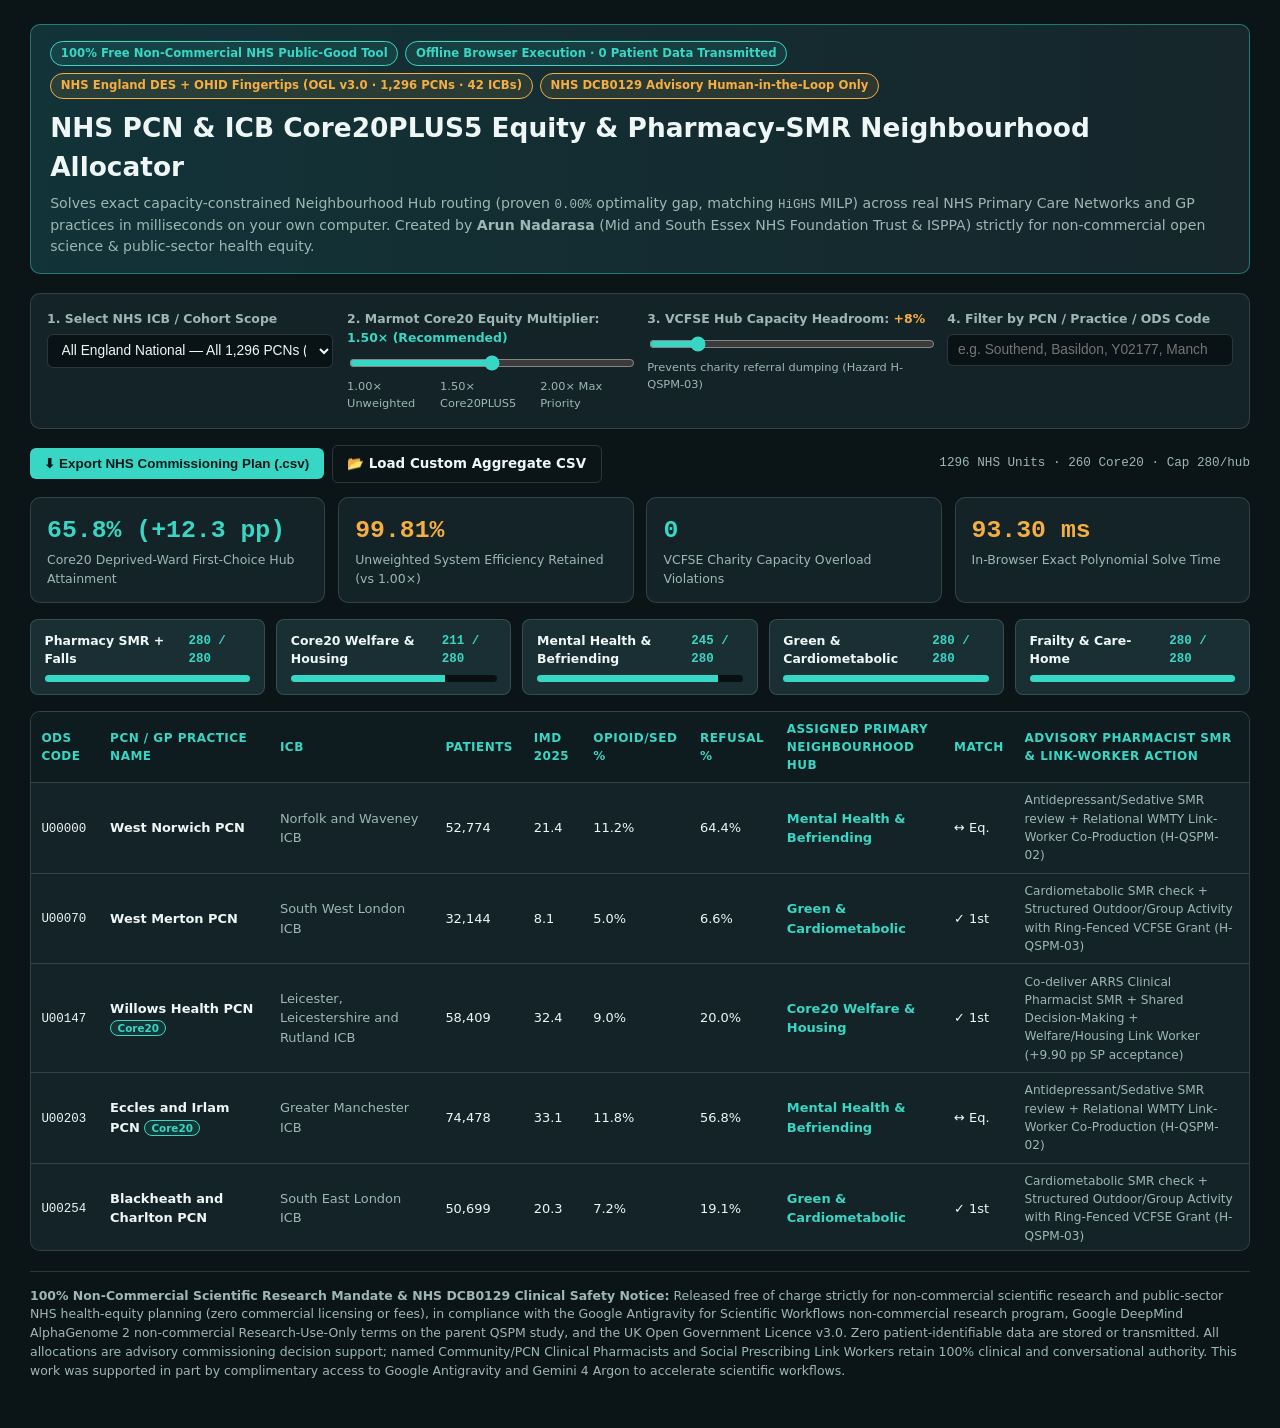
<file: downloads/NHS_PCN_Core20_Equity_Allocator_Free_Tool.html>
<!doctype html>
<html lang="en">
<head>
  <meta charset="utf-8" />
  <meta name="viewport" content="width=device-width, initial-scale=1" />
  <title>Free NHS PCN &amp; ICB Core20PLUS5 Equity &amp; Pharmacy-SMR Allocator (Offline Public-Good Tool)</title>
  <style>
    :root {
      --bg: #0b1517; --surface: #132327; --surface2: #192f34; --ink: #eef7f5;
      --muted: #9eb7b4; --teal: #38d6c4; --amber: #f4ae42; --ember: #f06a3b; --border: rgba(158,183,180,0.22);
    }
    * { box-sizing: border-box; }
    body { margin: 0; background: var(--bg); color: var(--ink); font-family: system-ui, -apple-system, Segoe UI, Roboto, sans-serif; line-height: 1.5; }
    .wrap { max-width: 1260px; margin: 0 auto; padding: 1.5rem 1.25rem 3rem; }
    .banner { background: linear-gradient(90deg, #123338, #16262b); border: 1px solid rgba(56,214,196,0.45); border-radius: 10px; padding: 1rem 1.2rem; margin-bottom: 1.2rem; }
    .badge-row { display: flex; flex-wrap: wrap; gap: 0.45rem; margin-bottom: 0.55rem; }
    .pill { font-size: 0.73rem; font-weight: 700; padding: 0.18rem 0.6rem; border-radius: 999px; border: 1px solid var(--teal); color: var(--teal); background: rgba(56,214,196,0.1); }
    .pill.amber { border-color: var(--amber); color: var(--amber); background: rgba(244,174,66,0.1); }
    h1 { margin: 0.2rem 0 0.4rem; font-size: 1.65rem; }
    .controls { display: grid; grid-template-columns: repeat(auto-fit, minmax(230px, 1fr)); gap: 0.9rem; background: var(--surface); border: 1px solid var(--border); border-radius: 10px; padding: 1rem; margin-bottom: 1rem; }
    label { display: block; font-size: 0.78rem; color: var(--muted); font-weight: 600; margin-bottom: 0.3rem; }
    select, input[type="search"], input[type="file"] { width: 100%; background: #091214; color: var(--ink); border: 1px solid var(--border); border-radius: 6px; padding: 0.48rem 0.6rem; font-size: 0.86rem; }
    input[type="range"] { width: 100%; accent-color: var(--teal); }
    .kpis { display: grid; grid-template-columns: repeat(auto-fit, minmax(200px, 1fr)); gap: 0.8rem; margin-bottom: 1rem; }
    .kpi { background: var(--surface); border: 1px solid var(--border); border-radius: 10px; padding: 0.85rem 1rem; }
    .kpi-val { font-size: 1.55rem; font-weight: 800; color: var(--teal); font-family: ui-monospace, SFMono-Regular, Menlo, monospace; }
    .kpi-val.amber { color: var(--amber); }
    .kpi-lbl { font-size: 0.78rem; color: var(--muted); margin-top: 0.15rem; }
    .hubs { display: grid; grid-template-columns: repeat(auto-fit, minmax(220px, 1fr)); gap: 0.7rem; margin-bottom: 1rem; }
    .hub-card { background: var(--surface2); border: 1px solid var(--border); border-radius: 8px; padding: 0.7rem 0.85rem; }
    .bar-bg { height: 7px; background: #081012; border-radius: 99px; overflow: hidden; margin-top: 0.4rem; }
    .bar-fg { height: 100%; background: var(--teal); }
    .btn { display: inline-flex; align-items: center; gap: 0.35rem; background: var(--teal); color: #051817; font-weight: 700; border: none; border-radius: 6px; padding: 0.5rem 0.9rem; cursor: pointer; font-size: 0.84rem; text-decoration: none; }
    .btn.secondary { background: transparent; color: var(--ink); border: 1px solid var(--border); }
    .tbl-wrap { overflow-x: auto; background: var(--surface); border: 1px solid var(--border); border-radius: 10px; max-height: 540px; overflow-y: auto; }
    table { width: 100%; border-collapse: collapse; font-size: 0.81rem; }
    th, td { padding: 0.52rem 0.65rem; border-bottom: 1px solid var(--border); text-align: left; }
    th { position: sticky; top: 0; background: #0e1c20; color: var(--teal); font-size: 0.75rem; text-transform: uppercase; letter-spacing: 0.04em; }
    code { font-family: ui-monospace, SFMono-Regular, Menlo, monospace; font-size: 0.78rem; }
    .footer { margin-top: 1.3rem; font-size: 0.78rem; color: var(--muted); border-top: 1px solid var(--border); padding-top: 0.9rem; }
  </style>
</head>
<body>
  <div class="wrap">
    <div class="banner">
      <div class="badge-row">
        <span class="pill">100% Free Non-Commercial NHS Public-Good Tool</span>
        <span class="pill">Offline Browser Execution · 0 Patient Data Transmitted</span>
        <span class="pill amber">NHS England DES + OHID Fingertips (OGL v3.0 · 1,296 PCNs · 42 ICBs)</span>
        <span class="pill amber">NHS DCB0129 Advisory Human-in-the-Loop Only</span>
      </div>
      <h1>NHS PCN &amp; ICB Core20PLUS5 Equity &amp; Pharmacy-SMR Neighbourhood Allocator</h1>
      <div style="font-size:0.88rem;color:var(--muted)">
        Solves exact capacity-constrained Neighbourhood Hub routing (proven <code>0.00%</code> optimality gap, matching <code>HiGHS</code> MILP) across real NHS Primary Care Networks and GP practices in milliseconds on your own computer. Created by <strong>Arun Nadarasa</strong> (Mid and South Essex NHS Foundation Trust &amp; ISPPA) strictly for non-commercial open science &amp; public-sector health equity.
      </div>
    </div>

    <div class="controls">
      <div>
        <label for="sa-scope">1. Select NHS ICB / Cohort Scope</label>
        <select id="sa-scope"></select>
      </div>
      <div>
        <label for="sa-lam">2. Marmot Core20 Equity Multiplier: <strong id="sa-lam-lbl" style="color:var(--teal)">1.50× (Recommended)</strong></label>
        <input id="sa-lam" type="range" min="100" max="200" step="5" value="150" />
        <div style="display:flex;justify-content:space-between;font-size:0.71rem;color:var(--muted)"><span>1.00× Unweighted</span><span>1.50× Core20PLUS5</span><span>2.00× Max Priority</span></div>
      </div>
      <div>
        <label for="sa-slack">3. VCFSE Hub Capacity Headroom: <strong id="sa-slack-lbl" style="color:var(--amber)">+8%</strong></label>
        <input id="sa-slack" type="range" min="5" max="25" step="1" value="8" />
        <div style="font-size:0.71rem;color:var(--muted)">Prevents charity referral dumping (Hazard H-QSPM-03)</div>
      </div>
      <div>
        <label for="sa-search">4. Filter by PCN / Practice / ODS Code</label>
        <input id="sa-search" type="search" placeholder="e.g. Southend, Basildon, Y02177, Manchester…" />
      </div>
    </div>

    <div style="display:flex;flex-wrap:wrap;justify-content:space-between;align-items:center;gap:0.6rem;margin-bottom:0.9rem">
      <div style="display:flex;flex-wrap:wrap;gap:0.5rem;align-items:center">
        <button id="sa-dl-csv" type="button" class="btn">⬇ Export NHS Commissioning Plan (.csv)</button>
        <label style="margin:0;display:inline-flex;align-items:center;gap:0.4rem;cursor:pointer" class="btn secondary">
          📂 Load Custom Aggregate CSV
          <input id="sa-file" type="file" accept=".csv" style="display:none" />
        </label>
      </div>
      <span id="sa-meta" style="font-size:0.79rem;color:var(--muted);font-family:ui-monospace,monospace"></span>
    </div>

    <div class="kpis">
      <div class="kpi">
        <div id="sa-kpi-c20" class="kpi-val">—</div>
        <div class="kpi-lbl">Core20 Deprived-Ward First-Choice Hub Attainment</div>
      </div>
      <div class="kpi">
        <div id="sa-kpi-eff" class="kpi-val amber">—</div>
        <div class="kpi-lbl">Unweighted System Efficiency Retained (vs 1.00×)</div>
      </div>
      <div class="kpi">
        <div id="sa-kpi-viol" class="kpi-val">0</div>
        <div class="kpi-lbl">VCFSE Charity Capacity Overload Violations</div>
      </div>
      <div class="kpi">
        <div id="sa-kpi-ms" class="kpi-val amber">—</div>
        <div class="kpi-lbl">In-Browser Exact Polynomial Solve Time</div>
      </div>
    </div>

    <div id="sa-hubs" class="hubs"></div>

    <div class="tbl-wrap">
      <table>
        <thead>
          <tr>
            <th>ODS Code</th>
            <th>PCN / GP Practice Name</th>
            <th>ICB</th>
            <th>Patients</th>
            <th>IMD 2025</th>
            <th>Opioid/Sed %</th>
            <th>Refusal %</th>
            <th>Assigned Primary Neighbourhood Hub</th>
            <th>Match</th>
            <th>Advisory Pharmacist SMR &amp; Link-Worker Action</th>
          </tr>
        </thead>
        <tbody id="sa-tbody"></tbody>
      </table>
    </div>

    <div class="footer">
      <strong>100% Non-Commercial Scientific Research Mandate &amp; NHS DCB0129 Clinical Safety Notice:</strong> Released free of charge strictly for non-commercial scientific research and public-sector NHS health-equity planning (zero commercial licensing or fees), in compliance with the Google Antigravity for Scientific Workflows non-commercial research program, Google DeepMind AlphaGenome 2 non-commercial Research-Use-Only terms on the parent QSPM study, and the UK Open Government Licence v3.0. Zero patient-identifiable data are stored or transmitted. All allocations are advisory commissioning decision support; named Community/PCN Clinical Pharmacists and Social Prescribing Link Workers retain 100% clinical and conversational authority. This work was supported in part by complimentary access to Google Antigravity and Gemini 4 Argon to accelerate scientific workflows.
    </div>
  </div>

  <script>
  const DIRECTORY = {"schema":"NHS_PCN_CORE20_EQUITY_DIRECTORY_V1","license":"Open Government Licence v3.0 (NHS England Network Contract DES + OHID Fingertips) \u00b7 Non-Commercial Public-Good Tool","patient_identifiable_records":0,"hubs":[{"id":0,"code":"HUB-SMR-FALLS","name":"Pharmacy SMR + Falls & Mobility Reablement Hub","short":"Pharmacy SMR + Falls","smr_bundle":"Priority Lever 11100000: Polypharmacy + Addictive-Meds + Frailty SMR + Falls Clearance Gate (H-QSPM-01)"},{"id":1,"code":"HUB-CORE20-WELFARE","name":"Core20 Welfare, Debt & Housing Advice Link-Worker Hub","short":"Core20 Welfare & Housing","smr_bundle":"Co-deliver ARRS Clinical Pharmacist SMR + Shared Decision-Making + Welfare/Housing Link Worker (+9.90 pp SP acceptance)"},{"id":2,"code":"HUB-MH-PEER","name":"Community Mental Health, Bereavement & Peer Befriending Hub","short":"Mental Health & Befriending","smr_bundle":"Antidepressant/Sedative SMR review + Relational WMTY Link-Worker Co-Production (H-QSPM-02)"},{"id":3,"code":"HUB-GREEN-ACTIVE","name":"Green Social Prescribing & Cardiometabolic Activity Hub","short":"Green & Cardiometabolic","smr_bundle":"Cardiometabolic SMR check + Structured Outdoor/Group Activity with Ring-Fenced VCFSE Grant (H-QSPM-03)"},{"id":4,"code":"HUB-FRAILTY-HOME","name":"Frailty & Care-Home Multidisciplinary Outreach Hub","short":"Frailty & Care-Home","smr_bundle":"Care-Home & Severe Frailty Anticholinergic Deprescribing SMR + Domiciliary Link-Worker Outreach"}],"icbs":["Bath and North East Somerset, Swindon and Wiltshire ICB","Bedfordshire, Luton and Milton Keynes ICB","Birmingham and Solihull ICB","Black Country ICB","Bristol, North Somerset and South Gloucestershire ICB","Buckinghamshire, Oxfordshire and Berkshire West ICB","Cambridgeshire and Peterborough ICB","Cheshire and Merseyside ICB","Cornwall and The Isles Of Scilly ICB","Coventry and Warwickshire ICB","Derby and Derbyshire ICB","Devon ICB","Dorset ICB","Frimley ICB","Gloucestershire ICB","Greater Manchester ICB","Hampshire and Isle Of Wight ICB","Herefordshire and Worcestershire ICB","Hertfordshire and West Essex ICB","Humber and North Yorkshire ICB","Kent and Medway ICB","Lancashire and South Cumbria ICB","Leicester, Leicestershire and Rutland ICB","Lincolnshire ICB","Mid and South Essex ICB","Norfolk and Waveney ICB","North Central London ICB","North East London ICB","North East and North Cumbria ICB","North West London ICB","Northamptonshire ICB","Nottingham and Nottinghamshire ICB","Shropshire, Telford and Wrekin ICB","Somerset ICB","South East London ICB","South West London ICB","South Yorkshire ICB","Staffordshire and Stoke-on-Trent ICB","Suffolk and North East Essex ICB","Surrey Heartlands  ICB","Sussex ICB","West Yorkshire ICB"],"england_pcns":[{"c":"U00000","n":"West Norwich PCN","icb":"Norfolk and Waveney ICB","gp_n":5,"pts":52774,"imd":21.37,"c20":0,"sed":11.22,"age":2.93,"dep":15.98,"sp":4.59,"ref":64.4,"smr":20.9},{"c":"U00070","n":"West Merton PCN","icb":"South West London ICB","gp_n":2,"pts":32144,"imd":8.13,"c20":0,"sed":5.02,"age":1.4,"dep":8.86,"sp":14.48,"ref":6.6,"smr":24.0},{"c":"U00147","n":"Willows Health PCN","icb":"Leicester, Leicestershire and Rutland ICB","gp_n":3,"pts":58409,"imd":32.36,"c20":1,"sed":8.97,"age":1.85,"dep":7.77,"sp":5.13,"ref":20.0,"smr":20.2},{"c":"U00203","n":"Eccles and Irlam PCN","icb":"Greater Manchester ICB","gp_n":7,"pts":74478,"imd":33.13,"c20":1,"sed":11.8,"age":3.1,"dep":21.52,"sp":16.86,"ref":56.8,"smr":44.1},{"c":"U00254","n":"Blackheath and Charlton PCN","icb":"South East London ICB","gp_n":4,"pts":50699,"imd":20.34,"c20":0,"sed":7.23,"age":1.95,"dep":14.16,"sp":24.8,"ref":19.1,"smr":8.4},{"c":"U00351","n":"Solihull South Central PCN","icb":"Birmingham and Solihull ICB","gp_n":4,"pts":30009,"imd":18.62,"c20":0,"sed":14.44,"age":2.67,"dep":8.61,"sp":5.43,"ref":34.1,"smr":26.1},{"c":"U00367","n":"Havering South PCN","icb":"North East London ICB","gp_n":10,"pts":60991,"imd":14.6,"c20":0,"sed":9.69,"age":2.48,"dep":12.05,"sp":10.61,"ref":33.8,"smr":14.9},{"c":"U00402","n":"Connexus PCN","icb":"Bristol, North Somerset and South Gloucestershire ICB","gp_n":5,"pts":55864,"imd":18.93,"c20":0,"sed":10.26,"age":2.8,"dep":18.27,"sp":8.92,"ref":19.4,"smr":10.7},{"c":"U00639","n":"Carlisle Rural PCN","icb":"North East and North Cumbria ICB","gp_n":2,"pts":20570,"imd":23.69,"c20":0,"sed":12.33,"age":5.07,"dep":18.12,"sp":37.83,"ref":8.6,"smr":18.3},{"c":"U00760","n":"North Sedgemoor PCN","icb":"Somerset ICB","gp_n":5,"pts":48718,"imd":18.87,"c20":0,"sed":12.39,"age":4.66,"dep":15.21,"sp":9.32,"ref":19.7,"smr":10.5},{"c":"U01092","n":"Cissbury Integrated Care PCN","icb":"Sussex ICB","gp_n":4,"pts":49481,"imd":16.69,"c20":0,"sed":12.33,"age":3.65,"dep":17.66,"sp":7.84,"ref":13.5,"smr":35.3},{"c":"U01096","n":"Loughton Buckhurst Hill and Chigwell PCN","icb":"Hertfordshire and West Essex ICB","gp_n":7,"pts":60822,"imd":11.42,"c20":0,"sed":8.97,"age":2.63,"dep":9.15,"sp":13.71,"ref":50.1,"smr":18.3},{"c":"U01198","n":"South (IW) PCN","icb":"Hampshire and Isle Of Wight ICB","gp_n":3,"pts":41846,"imd":27.66,"c20":0,"sed":16.65,"age":4.37,"dep":13.3,"sp":20.69,"ref":32.1,"smr":99.6},{"c":"U01367","n":"Wallingford and Surrounds PCN","icb":"Buckinghamshire, Oxfordshire and Berkshire West ICB","gp_n":3,"pts":34843,"imd":7.91,"c20":0,"sed":8.32,"age":2.72,"dep":14.42,"sp":5.64,"ref":24.2,"smr":27.4},{"c":"U01577","n":"Walsall West 2 PCN","icb":"Black Country ICB","gp_n":8,"pts":47855,"imd":35.15,"c20":1,"sed":14.42,"age":3.54,"dep":19.46,"sp":28.91,"ref":5.3,"smr":9.9},{"c":"U01630","n":"Stalybridge, Dukinfield and Mossley PCN","icb":"Greater Manchester ICB","gp_n":9,"pts":42430,"imd":28.28,"c20":0,"sed":13.42,"age":3.49,"dep":18.22,"sp":6.92,"ref":55.8,"smr":26.1},{"c":"U01680","n":"Maltby Wickersley PCN","icb":"South Yorkshire ICB","gp_n":5,"pts":35679,"imd":27.07,"c20":0,"sed":16.05,"age":4.18,"dep":19.01,"sp":17.33,"ref":48.3,"smr":36.3},{"c":"U01901","n":"Chorley Central PCN","icb":"Lancashire and South Cumbria ICB","gp_n":6,"pts":55080,"imd":17.5,"c20":0,"sed":13.11,"age":4.19,"dep":20.76,"sp":9.98,"ref":24.2,"smr":21.0},{"c":"U01916","n":"Cygnet PCN","icb":"Buckinghamshire, Oxfordshire and Berkshire West ICB","gp_n":4,"pts":46530,"imd":17.44,"c20":0,"sed":7.37,"age":2.55,"dep":12.97,"sp":6.05,"ref":39.1,"smr":4.7},{"c":"U01989","n":"Durham West PCN","icb":"North East and North Cumbria ICB","gp_n":3,"pts":51035,"imd":19.43,"c20":0,"sed":11.82,"age":3.85,"dep":14.94,"sp":25.88,"ref":31.3,"smr":14.5},{"c":"U02049","n":"South Tandridge PCN","icb":"Surrey Heartlands  ICB","gp_n":3,"pts":34814,"imd":15.48,"c20":0,"sed":10.28,"age":3.32,"dep":13.16,"sp":10.11,"ref":12.6,"smr":47.6},{"c":"U02275","n":"Hyde PCN","icb":"Greater Manchester ICB","gp_n":8,"pts":73375,"imd":31.18,"c20":1,"sed":14.33,"age":4.06,"dep":20.59,"sp":8.91,"ref":44.3,"smr":37.6},{"c":"U02453","n":"Southend West Central PCN","icb":"Mid and South Essex ICB","gp_n":5,"pts":34359,"imd":25.66,"c20":0,"sed":10.18,"age":2.54,"dep":10.73,"sp":11.89,"ref":36.4,"smr":30.6},{"c":"U02454","n":"Nightingale PCN","icb":"South West London ICB","gp_n":2,"pts":34134,"imd":9.5,"c20":0,"sed":4.98,"age":1.23,"dep":11.7,"sp":7.81,"ref":8.3,"smr":18.9},{"c":"U02610","n":"East Cornwall PCN","icb":"Cornwall and The Isles Of Scilly ICB","gp_n":7,"pts":71939,"imd":21.56,"c20":0,"sed":14.4,"age":5.42,"dep":17.66,"sp":13.7,"ref":15.3,"smr":36.1},{"c":"U02669","n":"Berkeley Vale PCN","icb":"Gloucestershire ICB","gp_n":4,"pts":47918,"imd":12.31,"c20":0,"sed":11.37,"age":3.48,"dep":14.18,"sp":15.88,"ref":25.7,"smr":47.1},{"c":"U02671","n":"Greater Middlesbrough PCN","icb":"North East and North Cumbria ICB","gp_n":8,"pts":63324,"imd":40.98,"c20":1,"sed":14.73,"age":3.39,"dep":15.06,"sp":11.31,"ref":50.2,"smr":30.7},{"c":"U02678","n":"Winsford PCN","icb":"Cheshire and Merseyside ICB","gp_n":5,"pts":38192,"imd":29.85,"c20":0,"sed":15.48,"age":3.56,"dep":22.28,"sp":21.37,"ref":21.2,"smr":50.3},{"c":"U02731","n":"IGPC PCN","icb":"Cheshire and Merseyside ICB","gp_n":8,"pts":58363,"imd":32.39,"c20":1,"sed":16.11,"age":3.98,"dep":16.47,"sp":17.45,"ref":31.3,"smr":47.8},{"c":"U02739","n":"Whitley Bay PCN","icb":"North East and North Cumbria ICB","gp_n":4,"pts":36839,"imd":10.2,"c20":0,"sed":10.11,"age":3.61,"dep":12.08,"sp":8.73,"ref":17.3,"smr":14.6},{"c":"U02749","n":"Central Bournemouth PCN","icb":"Dorset ICB","gp_n":4,"pts":50237,"imd":16.47,"c20":0,"sed":8.98,"age":3.15,"dep":13.88,"sp":15.63,"ref":11.7,"smr":18.4},{"c":"U02795","n":"North 2 Islington PCN","icb":"North Central London ICB","gp_n":8,"pts":81135,"imd":29.01,"c20":0,"sed":8.33,"age":1.37,"dep":13.2,"sp":8.97,"ref":12.3,"smr":9.2},{"c":"U02961","n":"South Westminster PCN","icb":"North West London ICB","gp_n":7,"pts":88823,"imd":21.3,"c20":0,"sed":7.2,"age":1.77,"dep":9.14,"sp":8.52,"ref":51.2,"smr":23.1},{"c":"U03055","n":"Aldershot PCN","icb":"Frimley ICB","gp_n":4,"pts":51108,"imd":16.54,"c20":0,"sed":7.97,"age":2.13,"dep":15.21,"sp":8.71,"ref":38.8,"smr":24.5},{"c":"U03153","n":"Broughton Health Alliance PCN","icb":"Greater Manchester ICB","gp_n":6,"pts":49665,"imd":38.24,"c20":1,"sed":14.47,"age":5.02,"dep":15.43,"sp":4.79,"ref":38.6,"smr":66.0},{"c":"U03186","n":"The Leicester Foxes PCN","icb":"Leicester, Leicestershire and Rutland ICB","gp_n":7,"pts":39300,"imd":31.99,"c20":1,"sed":8.69,"age":2.56,"dep":8.01,"sp":8.47,"ref":11.5,"smr":18.5},{"c":"U03298","n":"Richmondshire PCN","icb":"Humber and North Yorkshire ICB","gp_n":8,"pts":41973,"imd":15.54,"c20":0,"sed":13.06,"age":3.9,"dep":11.28,"sp":8.56,"ref":58.0,"smr":15.4},{"c":"U03364","n":"Haywards Heath Villages PCN","icb":"Sussex ICB","gp_n":4,"pts":42201,"imd":9.47,"c20":0,"sed":9.04,"age":2.74,"dep":12.28,"sp":20.21,"ref":12.5,"smr":30.5},{"c":"U03379","n":"Ranworth PCN","icb":"Suffolk and North East Essex ICB","gp_n":3,"pts":32610,"imd":36.49,"c20":1,"sed":20.63,"age":5.19,"dep":9.36,"sp":41.74,"ref":34.3,"smr":56.0},{"c":"U03551","n":"Mottingham, Downham and Chislehurst PCN","icb":"South East London ICB","gp_n":2,"pts":34884,"imd":18.57,"c20":0,"sed":8.23,"age":2.64,"dep":12.74,"sp":17.88,"ref":56.5,"smr":22.1},{"c":"U03653","n":"Fairlop PCN","icb":"North East London ICB","gp_n":7,"pts":47237,"imd":17.19,"c20":0,"sed":9.78,"age":2.59,"dep":8.6,"sp":10.07,"ref":45.2,"smr":25.9},{"c":"U03810","n":"Island City PCN","icb":"Hampshire and Isle Of Wight ICB","gp_n":2,"pts":53911,"imd":28.87,"c20":0,"sed":11.17,"age":2.53,"dep":13.59,"sp":27.71,"ref":17.9,"smr":3.4},{"c":"U03824","n":"Venn PCN","icb":"Humber and North Yorkshire ICB","gp_n":5,"pts":49865,"imd":39.1,"c20":1,"sed":12.65,"age":3.35,"dep":16.07,"sp":18.19,"ref":30.0,"smr":18.5},{"c":"U03826","n":"York East PCN","icb":"Humber and North Yorkshire ICB","gp_n":3,"pts":44277,"imd":8.62,"c20":0,"sed":10.03,"age":3.79,"dep":14.17,"sp":12.01,"ref":27.1,"smr":16.2},{"c":"U03864","n":"North Cornwall Coast PCN","icb":"Cornwall and The Isles Of Scilly ICB","gp_n":3,"pts":21445,"imd":21.39,"c20":0,"sed":14.42,"age":4.83,"dep":15.84,"sp":6.46,"ref":32.0,"smr":24.5},{"c":"U03989","n":"Reading Holybrook PCN","icb":"Buckinghamshire, Oxfordshire and Berkshire West ICB","gp_n":3,"pts":36824,"imd":21.04,"c20":0,"sed":5.99,"age":1.3,"dep":10.27,"sp":3.92,"ref":10.2,"smr":2.5},{"c":"U04079","n":"West Reading Villages PCN","icb":"Buckinghamshire, Oxfordshire and Berkshire West ICB","gp_n":4,"pts":43111,"imd":10.57,"c20":0,"sed":8.37,"age":2.7,"dep":15.59,"sp":25.87,"ref":13.7,"smr":10.4},{"c":"U04154","n":"North Norfolk 4 PCN","icb":"Norfolk and Waveney ICB","gp_n":6,"pts":48806,"imd":17.84,"c20":0,"sed":15.59,"age":4.24,"dep":14.33,"sp":17.48,"ref":23.6,"smr":29.2},{"c":"U04545","n":"Southend East PCN","icb":"Mid and South Essex ICB","gp_n":4,"pts":36839,"imd":25.79,"c20":0,"sed":12.99,"age":3.02,"dep":13.13,"sp":13.23,"ref":26.0,"smr":28.1},{"c":"U04648","n":"Brunel Health Group PCN6","icb":"Bath and North East Somerset, Swindon and Wiltshire ICB","gp_n":3,"pts":23275,"imd":18.02,"c20":0,"sed":11.2,"age":2.38,"dep":12.75,"sp":1.28,"ref":75.0,"smr":63.9},{"c":"U04725","n":"Haywards Heath Central PCN","icb":"Sussex ICB","gp_n":2,"pts":24431,"imd":7.64,"c20":0,"sed":8.92,"age":2.88,"dep":10.95,"sp":21.4,"ref":21.5,"smr":22.5},{"c":"U04748","n":"Angmering Coppice Fitzalan (ACF) PCN","icb":"Sussex ICB","gp_n":2,"pts":29033,"imd":21.95,"c20":0,"sed":12.72,"age":4.14,"dep":13.99,"sp":17.46,"ref":40.3,"smr":11.4},{"c":"U04784","n":"Warwickshire East PCN","icb":"Coventry and Warwickshire ICB","gp_n":5,"pts":36068,"imd":11.88,"c20":0,"sed":11.43,"age":2.9,"dep":16.86,"sp":10.8,"ref":34.5,"smr":80.0},{"c":"U04862","n":"White Horse Botley PCN","icb":"Buckinghamshire, Oxfordshire and Berkshire West ICB","gp_n":1,"pts":18756,"imd":11.39,"c20":0,"sed":8.35,"age":2.74,"dep":16.69,"sp":74.86,"ref":3.1,"smr":16.1},{"c":"U04901","n":"Stone and Eccleshall PCN","icb":"Staffordshire and Stoke-on-Trent ICB","gp_n":3,"pts":33590,"imd":12.06,"c20":0,"sed":11.85,"age":4.5,"dep":14.81,"sp":20.48,"ref":38.8,"smr":25.2},{"c":"U04973","n":"Garden City PCN","icb":"Kent and Medway ICB","gp_n":3,"pts":59982,"imd":16.82,"c20":0,"sed":8.49,"age":2.11,"dep":12.15,"sp":8.1,"ref":12.7,"smr":3.9},{"c":"U05001","n":"Larwood and Bawtry PCN","icb":"Nottingham and Nottinghamshire ICB","gp_n":3,"pts":37255,"imd":25.1,"c20":0,"sed":11.47,"age":3.06,"dep":16.32,"sp":15.56,"ref":49.2,"smr":92.6},{"c":"U05048","n":"North Hardwick and Bolsover PCN","icb":"Derby and Derbyshire ICB","gp_n":7,"pts":51208,"imd":29.1,"c20":0,"sed":17.8,"age":3.66,"dep":14.82,"sp":18.99,"ref":26.9,"smr":72.0},{"c":"U05340","n":"Three Valleys Health PCN","icb":"Bath and North East Somerset, Swindon and Wiltshire ICB","gp_n":8,"pts":62690,"imd":12.8,"c20":0,"sed":13.17,"age":3.34,"dep":15.11,"sp":6.4,"ref":47.9,"smr":24.8},{"c":"U05433","n":"South Norfolk Hip PCN","icb":"Norfolk and Waveney ICB","gp_n":9,"pts":84764,"imd":14.87,"c20":0,"sed":13.39,"age":3.62,"dep":10.61,"sp":29.78,"ref":11.9,"smr":23.1},{"c":"U05451","n":"Hackney Marshes PCN","icb":"North East London ICB","gp_n":5,"pts":39700,"imd":32.78,"c20":1,"sed":10.69,"age":2.04,"dep":12.76,"sp":17.55,"ref":75.5,"smr":27.1},{"c":"U05458","n":"Sunderland Central PCN","icb":"North East and North Cumbria ICB","gp_n":5,"pts":33043,"imd":33.04,"c20":1,"sed":13.9,"age":4.46,"dep":19.07,"sp":31.2,"ref":15.6,"smr":12.7},{"c":"U05510","n":"Malling PCN","icb":"Kent and Medway ICB","gp_n":5,"pts":63679,"imd":14.64,"c20":0,"sed":9.29,"age":2.61,"dep":17.73,"sp":5.2,"ref":50.5,"smr":6.6},{"c":"U05512","n":"West Northumberland PCN","icb":"North East and North Cumbria ICB","gp_n":10,"pts":58219,"imd":15.87,"c20":0,"sed":11.65,"age":4.14,"dep":15.2,"sp":7.44,"ref":37.9,"smr":57.1},{"c":"U05517","n":"HWL Network PCN","icb":"Greater Manchester ICB","gp_n":6,"pts":26872,"imd":40.59,"c20":1,"sed":11.22,"age":2.52,"dep":14.57,"sp":13.26,"ref":14.2,"smr":63.0},{"c":"U05632","n":"Seaford PCN","icb":"Sussex ICB","gp_n":2,"pts":27299,"imd":13.69,"c20":0,"sed":13.69,"age":4.89,"dep":17.3,"sp":22.14,"ref":25.8,"smr":19.3},{"c":"U05679","n":"Sparcells PCN","icb":"Bath and North East Somerset, Swindon and Wiltshire ICB","gp_n":1,"pts":11020,"imd":19.11,"c20":0,"sed":6.1,"age":2.18,"dep":11.48,"sp":10.34,"ref":2.6,"smr":114.8},{"c":"U05734","n":"Hanley, Bucknall and Bentilee PCN","icb":"Staffordshire and Stoke-on-Trent ICB","gp_n":4,"pts":33349,"imd":41.39,"c20":1,"sed":14.06,"age":3.06,"dep":21.47,"sp":19.46,"ref":12.4,"smr":49.5},{"c":"U05784","n":"Brompton Health PCN","icb":"North West London ICB","gp_n":11,"pts":98302,"imd":16.95,"c20":0,"sed":5.94,"age":1.97,"dep":8.16,"sp":12.37,"ref":59.6,"smr":10.8},{"c":"U05885","n":"South Camden PCN","icb":"North Central London ICB","gp_n":3,"pts":33215,"imd":23.16,"c20":0,"sed":4.29,"age":1.08,"dep":10.73,"sp":9.64,"ref":19.3,"smr":9.8},{"c":"U05906","n":"Leyland PCN","icb":"Lancashire and South Cumbria ICB","gp_n":6,"pts":47984,"imd":19.61,"c20":0,"sed":14.37,"age":3.78,"dep":22.3,"sp":25.1,"ref":15.4,"smr":38.7},{"c":"U06000","n":"Knutsford PCN","icb":"Cheshire and Merseyside ICB","gp_n":1,"pts":23346,"imd":12.19,"c20":0,"sed":10.97,"age":3.96,"dep":17.91,"sp":20.35,"ref":5.6,"smr":76.6},{"c":"U06079","n":"Abbey Health PCN","icb":"Hertfordshire and West Essex ICB","gp_n":2,"pts":27865,"imd":11.49,"c20":0,"sed":7.35,"age":2.3,"dep":10.94,"sp":26.79,"ref":6.9,"smr":37.7},{"c":"U06092","n":"Greenwood PCN","icb":"West Yorkshire ICB","gp_n":10,"pts":61826,"imd":28.34,"c20":0,"sed":11.35,"age":2.89,"dep":15.12,"sp":10.67,"ref":38.5,"smr":33.6},{"c":"U06180","n":"North Southwark PCN","icb":"South East London ICB","gp_n":13,"pts":202391,"imd":25.06,"c20":0,"sed":6.24,"age":1.27,"dep":10.47,"sp":9.84,"ref":25.0,"smr":9.2},{"c":"U06243","n":"Tilbury and Chadwell PCN","icb":"Mid and South Essex ICB","gp_n":8,"pts":70422,"imd":25.84,"c20":0,"sed":9.06,"age":2.2,"dep":10.42,"sp":12.04,"ref":62.7,"smr":43.3},{"c":"U06256","n":"HIPC (Holistic Patient Centred Care) PCN","icb":"Staffordshire and Stoke-on-Trent ICB","gp_n":4,"pts":36094,"imd":40.1,"c20":1,"sed":13.8,"age":2.88,"dep":20.15,"sp":12.76,"ref":26.1,"smr":43.3},{"c":"U06272","n":"Unity Health PCN","icb":"Humber and North Yorkshire ICB","gp_n":1,"pts":19129,"imd":8.57,"c20":0,"sed":3.37,"age":1.05,"dep":7.23,"sp":5.54,"ref":22.6,"smr":6.7},{"c":"U06387","n":"Nexus (Devon) PCN","icb":"Devon ICB","gp_n":5,"pts":43494,"imd":14.5,"c20":0,"sed":10.42,"age":2.72,"dep":12.78,"sp":16.16,"ref":17.5,"smr":8.5},{"c":"U06437","n":"Byron PCN","icb":"Nottingham and Nottinghamshire ICB","gp_n":4,"pts":38719,"imd":22.33,"c20":0,"sed":10.86,"age":3.21,"dep":13.28,"sp":6.61,"ref":45.7,"smr":26.2},{"c":"U06438","n":"PCCO PCN","icb":"Derby and Derbyshire ICB","gp_n":2,"pts":47564,"imd":33.3,"c20":1,"sed":9.53,"age":2.21,"dep":14.76,"sp":6.31,"ref":45.4,"smr":64.4},{"c":"U06486","n":"Stokes PCN","icb":"Bristol, North Somerset and South Gloucestershire ICB","gp_n":1,"pts":19441,"imd":10.09,"c20":0,"sed":7.18,"age":2.43,"dep":11.69,"sp":2.67,"ref":49.5,"smr":2.4},{"c":"U06610","n":"Dudley and Netherton PCN","icb":"Black Country ICB","gp_n":10,"pts":58334,"imd":36.33,"c20":1,"sed":14.51,"age":3.53,"dep":16.8,"sp":9.17,"ref":28.0,"smr":27.4},{"c":"U06780","n":"Barnet PCN 7","icb":"North Central London ICB","gp_n":2,"pts":26383,"imd":25.73,"c20":0,"sed":7.35,"age":1.97,"dep":9.03,"sp":14.18,"ref":21.0,"smr":4.0},{"c":"U06816","n":"Exeter City PCN","icb":"Devon ICB","gp_n":5,"pts":37946,"imd":19.37,"c20":0,"sed":12.96,"age":2.73,"dep":14.69,"sp":13.72,"ref":12.9,"smr":11.6},{"c":"U06871","n":"Burgess Hill and Villages PCN","icb":"Sussex ICB","gp_n":4,"pts":52067,"imd":8.76,"c20":0,"sed":9.03,"age":3.26,"dep":17.8,"sp":21.92,"ref":9.7,"smr":26.6},{"c":"U06978","n":"Newham North East 2 PCN","icb":"North East London ICB","gp_n":5,"pts":44850,"imd":33.13,"c20":1,"sed":7.09,"age":2.37,"dep":6.28,"sp":10.46,"ref":28.3,"smr":4.4},{"c":"U07003","n":"Rumworth PCN","icb":"Greater Manchester ICB","gp_n":4,"pts":30090,"imd":39.28,"c20":1,"sed":12.05,"age":2.86,"dep":12.93,"sp":13.37,"ref":32.9,"smr":38.7},{"c":"U07032","n":"North Stockton PCN","icb":"North East and North Cumbria ICB","gp_n":3,"pts":43554,"imd":34.84,"c20":1,"sed":13.45,"age":4.01,"dep":19.26,"sp":12.56,"ref":54.8,"smr":27.8},{"c":"U07140","n":"APL Bexley PCN","icb":"South East London ICB","gp_n":4,"pts":40425,"imd":10.93,"c20":0,"sed":8.04,"age":2.92,"dep":12.64,"sp":11.62,"ref":29.6,"smr":8.5},{"c":"U07169","n":"Shoreditch Park PCN","icb":"North East London ICB","gp_n":5,"pts":54039,"imd":23.13,"c20":0,"sed":6.0,"age":1.45,"dep":11.15,"sp":14.35,"ref":73.5,"smr":23.0},{"c":"U07392","n":"North Connect PCN","icb":"North West London ICB","gp_n":7,"pts":52796,"imd":13.74,"c20":0,"sed":7.96,"age":3.15,"dep":11.42,"sp":8.79,"ref":15.9,"smr":6.2},{"c":"U07449","n":"Portsdown PCN","icb":"Hampshire and Isle Of Wight ICB","gp_n":1,"pts":61914,"imd":30.23,"c20":0,"sed":11.22,"age":3.11,"dep":18.58,"sp":26.05,"ref":18.9,"smr":71.5},{"c":"U07506","n":"Ardwick and Longsight PCN","icb":"Greater Manchester ICB","gp_n":10,"pts":90236,"imd":42.33,"c20":1,"sed":8.75,"age":1.76,"dep":9.21,"sp":14.61,"ref":13.4,"smr":5.3},{"c":"U07605","n":"Barnet 1W PCN","icb":"North Central London ICB","gp_n":4,"pts":39171,"imd":25.17,"c20":0,"sed":9.12,"age":1.99,"dep":11.01,"sp":28.61,"ref":1.8,"smr":0.8},{"c":"U07607","n":"Central Sutton PCN","icb":"South West London ICB","gp_n":4,"pts":48232,"imd":12.0,"c20":0,"sed":7.55,"age":2.28,"dep":10.46,"sp":9.35,"ref":22.5,"smr":21.0},{"c":"U07648","n":"Ashford Rural PCN","icb":"Kent and Medway ICB","gp_n":4,"pts":39301,"imd":20.33,"c20":0,"sed":13.83,"age":4.0,"dep":16.97,"sp":44.97,"ref":5.4,"smr":12.0},{"c":"U07776","n":"Chester East PCN","icb":"Cheshire and Merseyside ICB","gp_n":4,"pts":38337,"imd":11.34,"c20":0,"sed":9.42,"age":3.1,"dep":13.23,"sp":16.49,"ref":38.7,"smr":23.5},{"c":"U07789","n":"Coventry North PCN","icb":"Coventry and Warwickshire ICB","gp_n":6,"pts":53464,"imd":19.91,"c20":0,"sed":11.95,"age":3.36,"dep":16.58,"sp":8.56,"ref":18.4,"smr":13.4},{"c":"U07842","n":"East Cleveland PCN","icb":"North East and North Cumbria ICB","gp_n":5,"pts":41162,"imd":27.84,"c20":0,"sed":15.09,"age":4.13,"dep":19.11,"sp":19.57,"ref":40.7,"smr":3.2},{"c":"U07902","n":"Brackley and Towcester PCN","icb":"Northamptonshire ICB","gp_n":4,"pts":48386,"imd":9.19,"c20":0,"sed":9.05,"age":2.72,"dep":16.61,"sp":19.53,"ref":11.9,"smr":17.6},{"c":"U08085","n":"Eden (Cumbria) PCN","icb":"North East and North Cumbria ICB","gp_n":9,"pts":53745,"imd":17.62,"c20":0,"sed":8.97,"age":4.23,"dep":13.37,"sp":34.28,"ref":13.9,"smr":41.5},{"c":"U08086","n":"Pendle West PCN","icb":"Lancashire and South Cumbria ICB","gp_n":6,"pts":52255,"imd":44.3,"c20":1,"sed":11.13,"age":3.28,"dep":12.85,"sp":7.33,"ref":16.6,"smr":10.2},{"c":"U08206","n":"Across Leicester PCN","icb":"Leicester, Leicestershire and Rutland ICB","gp_n":4,"pts":35964,"imd":36.58,"c20":1,"sed":9.95,"age":2.5,"dep":12.62,"sp":23.18,"ref":9.8,"smr":16.6},{"c":"U08235","n":"Regis Healthcare PCN","icb":"Sussex ICB","gp_n":3,"pts":31177,"imd":18.94,"c20":0,"sed":13.22,"age":4.22,"dep":15.25,"sp":13.98,"ref":34.2,"smr":9.5},{"c":"U08248","n":"Brigantes PCN","icb":"West Yorkshire ICB","gp_n":6,"pts":48967,"imd":24.4,"c20":0,"sed":13.74,"age":2.95,"dep":15.69,"sp":4.55,"ref":35.8,"smr":5.9},{"c":"U08561","n":"Southampton Living Well Partnership PCN","icb":"Hampshire and Isle Of Wight ICB","gp_n":1,"pts":45798,"imd":19.01,"c20":0,"sed":8.32,"age":2.57,"dep":20.71,"sp":17.88,"ref":23.6,"smr":9.4},{"c":"U08578","n":"New Cross Alliance PCN","icb":"North East London ICB","gp_n":3,"pts":36056,"imd":17.8,"c20":0,"sed":6.7,"age":2.24,"dep":6.39,"sp":50.93,"ref":6.5,"smr":53.2},{"c":"U08579","n":"Harpenden Health PCN","icb":"Hertfordshire and West Essex ICB","gp_n":3,"pts":44895,"imd":5.04,"c20":0,"sed":6.62,"age":2.63,"dep":12.21,"sp":16.71,"ref":35.2,"smr":27.0},{"c":"U08711","n":"Gravesend Alliance PCN","icb":"Kent and Medway ICB","gp_n":3,"pts":49335,"imd":24.76,"c20":0,"sed":10.36,"age":2.13,"dep":14.32,"sp":5.23,"ref":15.4,"smr":70.7},{"c":"U08803","n":"Bromley-by-Bow and Stepney Health CIC PCN","icb":"North East London ICB","gp_n":3,"pts":59854,"imd":34.66,"c20":1,"sed":6.15,"age":1.6,"dep":11.77,"sp":35.15,"ref":39.7,"smr":32.7},{"c":"U08925","n":"Stafford Central PCN","icb":"Staffordshire and Stoke-on-Trent ICB","gp_n":3,"pts":40378,"imd":13.22,"c20":0,"sed":11.46,"age":3.19,"dep":12.17,"sp":22.38,"ref":19.7,"smr":32.6},{"c":"U09057","n":"Hyndburn Rural PCN","icb":"Lancashire and South Cumbria ICB","gp_n":7,"pts":32893,"imd":34.3,"c20":1,"sed":16.36,"age":3.74,"dep":17.4,"sp":4.0,"ref":10.4,"smr":23.9},{"c":"U09071","n":"GPNET5 PCN","icb":"South West London ICB","gp_n":5,"pts":37720,"imd":22.57,"c20":0,"sed":9.46,"age":1.88,"dep":10.83,"sp":21.32,"ref":7.0,"smr":5.1},{"c":"U09072","n":"Preston Park Community PCN","icb":"Sussex ICB","gp_n":5,"pts":56479,"imd":13.27,"c20":0,"sed":8.15,"age":2.03,"dep":13.68,"sp":9.83,"ref":12.2,"smr":103.6},{"c":"U09081","n":"Falmouth and Penryn PCN","icb":"Cornwall and The Isles Of Scilly ICB","gp_n":4,"pts":49383,"imd":15.42,"c20":0,"sed":11.23,"age":3.77,"dep":13.9,"sp":7.46,"ref":24.3,"smr":24.8},{"c":"U09100","n":"Greater Preston PCN","icb":"Lancashire and South Cumbria ICB","gp_n":10,"pts":90893,"imd":30.16,"c20":0,"sed":11.36,"age":2.68,"dep":17.99,"sp":17.48,"ref":21.8,"smr":48.0},{"c":"U09187","n":"Grand Union PCN","icb":"Northamptonshire ICB","gp_n":5,"pts":66837,"imd":20.58,"c20":0,"sed":13.16,"age":2.63,"dep":14.52,"sp":13.43,"ref":31.5,"smr":47.1},{"c":"U09193","n":"Tower Hamlets Network 8 PCN","icb":"North East London ICB","gp_n":4,"pts":62543,"imd":21.21,"c20":0,"sed":5.64,"age":1.08,"dep":10.03,"sp":21.52,"ref":57.6,"smr":1.5},{"c":"U09275","n":"Taunton Deane West PCN","icb":"Somerset ICB","gp_n":2,"pts":22627,"imd":17.16,"c20":0,"sed":12.08,"age":4.09,"dep":17.48,"sp":14.12,"ref":52.5,"smr":38.4},{"c":"U09521","n":"Oadby and Wigston PCN","icb":"Leicester, Leicestershire and Rutland ICB","gp_n":6,"pts":54555,"imd":13.99,"c20":0,"sed":11.63,"age":3.24,"dep":14.04,"sp":11.88,"ref":44.3,"smr":60.5},{"c":"U09529","n":"Rotherham Central North PCN","icb":"South Yorkshire ICB","gp_n":4,"pts":34816,"imd":39.32,"c20":1,"sed":13.76,"age":4.11,"dep":18.46,"sp":17.26,"ref":60.5,"smr":21.6},{"c":"U09531","n":"Chiltern Hills PCN","icb":"Bedfordshire, Luton and Milton Keynes ICB","gp_n":6,"pts":58386,"imd":16.46,"c20":0,"sed":12.03,"age":3.11,"dep":12.2,"sp":13.87,"ref":61.4,"smr":57.7},{"c":"U09643","n":"Runcorn PCN","icb":"Cheshire and Merseyside ICB","gp_n":6,"pts":67585,"imd":35.77,"c20":1,"sed":15.81,"age":4.31,"dep":22.31,"sp":10.95,"ref":18.0,"smr":7.8},{"c":"U09727","n":"Dengie and South Woodham Ferrers PCN","icb":"Mid and South Essex ICB","gp_n":6,"pts":50003,"imd":16.19,"c20":0,"sed":13.14,"age":3.24,"dep":12.09,"sp":13.8,"ref":42.5,"smr":87.4},{"c":"U09738","n":"Cambridge North Villages PCN","icb":"Cambridgeshire and Peterborough ICB","gp_n":7,"pts":47640,"imd":8.5,"c20":0,"sed":8.57,"age":2.91,"dep":12.11,"sp":14.22,"ref":16.3,"smr":49.8},{"c":"U09772","n":"Red Kite Healthcare PCN","icb":"Northamptonshire ICB","gp_n":5,"pts":82969,"imd":20.36,"c20":0,"sed":12.81,"age":2.92,"dep":16.38,"sp":24.13,"ref":29.6,"smr":82.2},{"c":"U09847","n":"North Cotswolds PCN","icb":"Gloucestershire ICB","gp_n":5,"pts":32605,"imd":12.6,"c20":0,"sed":13.41,"age":3.97,"dep":10.34,"sp":9.57,"ref":40.5,"smr":57.9},{"c":"U09883","n":"Farnworth and Kearsley PCN","icb":"Greater Manchester ICB","gp_n":4,"pts":36881,"imd":38.69,"c20":1,"sed":14.97,"age":3.1,"dep":13.73,"sp":10.71,"ref":20.6,"smr":54.2},{"c":"U09893","n":"Spires PCN","icb":"Buckinghamshire, Oxfordshire and Berkshire West ICB","gp_n":1,"pts":30031,"imd":15.16,"c20":0,"sed":5.6,"age":1.33,"dep":11.37,"sp":5.43,"ref":32.4,"smr":2.2},{"c":"U09980","n":"Northumbria PCN","icb":"North East and North Cumbria ICB","gp_n":8,"pts":98193,"imd":19.51,"c20":0,"sed":10.7,"age":4.45,"dep":15.61,"sp":9.01,"ref":47.8,"smr":21.5},{"c":"U10033","n":"North East Coastal PCN","icb":"Suffolk and North East Essex ICB","gp_n":3,"pts":28117,"imd":20.2,"c20":0,"sed":11.31,"age":4.29,"dep":12.31,"sp":7.31,"ref":37.9,"smr":3.9},{"c":"U10128","n":"Sheppey PCN","icb":"Kent and Medway ICB","gp_n":5,"pts":48004,"imd":39.12,"c20":1,"sed":14.51,"age":3.12,"dep":20.33,"sp":15.61,"ref":33.7,"smr":21.6},{"c":"U10200","n":"Dartford Central PCN","icb":"Kent and Medway ICB","gp_n":3,"pts":39355,"imd":17.64,"c20":0,"sed":9.0,"age":2.34,"dep":16.02,"sp":9.59,"ref":47.6,"smr":73.3},{"c":"U10335","n":"Brunel PCN","icb":"Hampshire and Isle Of Wight ICB","gp_n":3,"pts":45389,"imd":28.22,"c20":0,"sed":9.29,"age":2.07,"dep":13.64,"sp":17.79,"ref":40.6,"smr":21.5},{"c":"U10339","n":"Harrow Collaborative PCN","icb":"North West London ICB","gp_n":9,"pts":41602,"imd":18.02,"c20":0,"sed":6.18,"age":2.46,"dep":7.99,"sp":8.7,"ref":40.6,"smr":9.3},{"c":"U10386","n":"Wallsend PCN","icb":"North East and North Cumbria ICB","gp_n":3,"pts":42288,"imd":29.85,"c20":0,"sed":11.36,"age":3.94,"dep":21.83,"sp":18.18,"ref":29.8,"smr":142.3},{"c":"U10430","n":"Sudbury PCN","icb":"Suffolk and North East Essex ICB","gp_n":2,"pts":35841,"imd":18.12,"c20":0,"sed":14.13,"age":3.25,"dep":19.09,"sp":17.56,"ref":5.5,"smr":53.4},{"c":"U10439","n":"Pontefract and Knottingley PCN","icb":"West Yorkshire ICB","gp_n":4,"pts":48002,"imd":27.05,"c20":0,"sed":17.71,"age":3.46,"dep":12.71,"sp":7.5,"ref":51.9,"smr":108.9},{"c":"U10555","n":"Swaffham and Downham Market PCN","icb":"Norfolk and Waveney ICB","gp_n":7,"pts":46236,"imd":21.64,"c20":0,"sed":15.91,"age":4.58,"dep":16.36,"sp":8.59,"ref":25.7,"smr":140.4},{"c":"U10602","n":"West Norfolk Coastal PCN","icb":"Norfolk and Waveney ICB","gp_n":5,"pts":26422,"imd":22.83,"c20":0,"sed":17.0,"age":5.39,"dep":15.04,"sp":5.5,"ref":41.5,"smr":36.6},{"c":"U10684","n":"Chard, Ilminster and Langport (CLICK) PCN","icb":"Somerset ICB","gp_n":5,"pts":50387,"imd":18.52,"c20":0,"sed":10.89,"age":4.44,"dep":18.98,"sp":8.01,"ref":11.8,"smr":12.5},{"c":"U10730","n":"Kirkby PCN","icb":"Cheshire and Merseyside ICB","gp_n":5,"pts":53046,"imd":43.64,"c20":1,"sed":16.51,"age":4.2,"dep":23.34,"sp":22.36,"ref":13.0,"smr":39.7},{"c":"U10743","n":"Kenilworth and Warwick PCN","icb":"Coventry and Warwickshire ICB","gp_n":5,"pts":63931,"imd":9.04,"c20":0,"sed":9.96,"age":2.7,"dep":16.75,"sp":15.5,"ref":16.9,"smr":60.5},{"c":"U10748","n":"Newgate Medical Group PCN","icb":"Nottingham and Nottinghamshire ICB","gp_n":1,"pts":29404,"imd":27.2,"c20":0,"sed":15.23,"age":3.21,"dep":11.68,"sp":15.51,"ref":62.1,"smr":67.7},{"c":"U10791","n":"Chorley and South Ribble Network PCN","icb":"Lancashire and South Cumbria ICB","gp_n":2,"pts":22317,"imd":14.38,"c20":0,"sed":11.28,"age":2.78,"dep":19.43,"sp":18.19,"ref":32.0,"smr":79.3},{"c":"U10827","n":"Trinity Health Group PCN","icb":"West Yorkshire ICB","gp_n":4,"pts":58442,"imd":29.96,"c20":0,"sed":12.74,"age":2.97,"dep":12.85,"sp":10.19,"ref":36.6,"smr":19.5},{"c":"U10834","n":"Redditch and Bromsgrove Nightingales PCN","icb":"Herefordshire and Worcestershire ICB","gp_n":6,"pts":44062,"imd":14.45,"c20":0,"sed":12.82,"age":3.5,"dep":16.39,"sp":10.16,"ref":17.4,"smr":68.1},{"c":"U10847","n":"Eynsham and Witney PCN","icb":"Buckinghamshire, Oxfordshire and Berkshire West ICB","gp_n":4,"pts":55200,"imd":9.77,"c20":0,"sed":7.68,"age":2.91,"dep":17.24,"sp":7.3,"ref":47.4,"smr":28.3},{"c":"U10870","n":"Walton Practices Confederation PCN","icb":"Surrey Heartlands  ICB","gp_n":4,"pts":22187,"imd":11.32,"c20":0,"sed":7.86,"age":2.03,"dep":9.0,"sp":3.08,"ref":18.9,"smr":15.2},{"c":"U10995","n":"Rural West PCN","icb":"Hampshire and Isle Of Wight ICB","gp_n":2,"pts":38499,"imd":10.26,"c20":0,"sed":10.89,"age":3.05,"dep":15.42,"sp":13.99,"ref":4.1,"smr":1.6},{"c":"U11059","n":"Lewisham Care Partnership PCN","icb":"South East London ICB","gp_n":1,"pts":53936,"imd":21.53,"c20":0,"sed":7.8,"age":1.69,"dep":12.69,"sp":7.21,"ref":17.1,"smr":39.3},{"c":"U11103","n":"Yeovil PCN","icb":"Somerset ICB","gp_n":5,"pts":56057,"imd":18.59,"c20":0,"sed":8.83,"age":3.27,"dep":20.15,"sp":18.92,"ref":4.4,"smr":7.9},{"c":"U11112","n":"Wansbeck PCN","icb":"North East and North Cumbria ICB","gp_n":4,"pts":45787,"imd":28.76,"c20":0,"sed":10.11,"age":4.85,"dep":19.22,"sp":25.28,"ref":21.3,"smr":42.7},{"c":"U11176","n":"Dene and Stour Valleys PCN","icb":"Coventry and Warwickshire ICB","gp_n":3,"pts":31293,"imd":13.44,"c20":0,"sed":12.25,"age":3.13,"dep":18.25,"sp":20.82,"ref":27.7,"smr":27.6},{"c":"U11181","n":"Winchester Rural South PCN","icb":"Hampshire and Isle Of Wight ICB","gp_n":4,"pts":56718,"imd":9.79,"c20":0,"sed":9.88,"age":3.14,"dep":15.64,"sp":2.08,"ref":35.5,"smr":133.2},{"c":"U11211","n":"Barking and Dagenham West PCN","icb":"North East London ICB","gp_n":7,"pts":57056,"imd":29.14,"c20":0,"sed":7.44,"age":1.76,"dep":8.45,"sp":29.29,"ref":30.0,"smr":8.9},{"c":"U11269","n":"Ribblesdale PCN","icb":"Lancashire and South Cumbria ICB","gp_n":4,"pts":43106,"imd":11.76,"c20":0,"sed":9.64,"age":3.83,"dep":12.37,"sp":2.64,"ref":29.3,"smr":21.4},{"c":"U11373","n":"Newham Central PCN","icb":"North East London ICB","gp_n":4,"pts":63232,"imd":31.72,"c20":1,"sed":6.0,"age":1.3,"dep":8.12,"sp":24.48,"ref":21.2,"smr":15.6},{"c":"U11393","n":"Wetherby PCN","icb":"West Yorkshire ICB","gp_n":4,"pts":31474,"imd":8.71,"c20":0,"sed":11.14,"age":3.94,"dep":11.6,"sp":6.04,"ref":33.8,"smr":46.9},{"c":"U11490","n":"Faversham PCN","icb":"Kent and Medway ICB","gp_n":2,"pts":33449,"imd":21.0,"c20":0,"sed":9.41,"age":3.02,"dep":19.86,"sp":5.43,"ref":38.9,"smr":7.2},{"c":"U11559","n":"Harness South PCN","icb":"North West London ICB","gp_n":10,"pts":78262,"imd":39.64,"c20":1,"sed":8.01,"age":1.82,"dep":10.87,"sp":47.45,"ref":12.9,"smr":11.9},{"c":"U11602","n":"Horwich Network PCN","icb":"Greater Manchester ICB","gp_n":3,"pts":39417,"imd":22.55,"c20":0,"sed":11.47,"age":2.72,"dep":18.25,"sp":14.67,"ref":18.0,"smr":58.1},{"c":"U11614","n":"Warwickshire Rural PCN","icb":"Coventry and Warwickshire ICB","gp_n":5,"pts":34859,"imd":21.6,"c20":0,"sed":15.07,"age":2.79,"dep":18.11,"sp":4.67,"ref":29.8,"smr":12.0},{"c":"U11625","n":"Launceston and Tamar Valley PCN","icb":"Cornwall and The Isles Of Scilly ICB","gp_n":2,"pts":35527,"imd":23.58,"c20":0,"sed":14.87,"age":5.04,"dep":13.37,"sp":7.63,"ref":46.4,"smr":14.8},{"c":"U11684","n":"Ramsgate PCN","icb":"Kent and Medway ICB","gp_n":4,"pts":40864,"imd":36.42,"c20":1,"sed":15.72,"age":3.42,"dep":23.44,"sp":20.27,"ref":13.7,"smr":8.9},{"c":"U11690","n":"Riverview Health PCN","icb":"South East London ICB","gp_n":5,"pts":55093,"imd":25.39,"c20":0,"sed":6.81,"age":1.56,"dep":10.68,"sp":14.26,"ref":7.5,"smr":6.4},{"c":"U11694","n":"BMC Paston PCN","icb":"Cambridgeshire and Peterborough ICB","gp_n":1,"pts":31590,"imd":31.16,"c20":1,"sed":12.61,"age":3.26,"dep":13.19,"sp":9.91,"ref":17.4,"smr":6.1},{"c":"U11746","n":"SWB Newcomen PCN","icb":"Black Country ICB","gp_n":6,"pts":42447,"imd":33.45,"c20":1,"sed":17.27,"age":4.12,"dep":13.55,"sp":3.08,"ref":39.8,"smr":20.6},{"c":"U11781","n":"West Berkshire Rural PCN","icb":"Buckinghamshire, Oxfordshire and Berkshire West ICB","gp_n":3,"pts":22824,"imd":14.47,"c20":0,"sed":9.76,"age":3.03,"dep":9.93,"sp":22.3,"ref":17.7,"smr":22.0},{"c":"U11864","n":"Woodsley PCN","icb":"West Yorkshire ICB","gp_n":8,"pts":84473,"imd":21.0,"c20":0,"sed":8.19,"age":1.84,"dep":13.58,"sp":13.34,"ref":13.4,"smr":24.5},{"c":"U12169","n":"North Blaby PCN","icb":"Leicester, Leicestershire and Rutland ICB","gp_n":4,"pts":48126,"imd":10.64,"c20":0,"sed":11.38,"age":2.72,"dep":17.55,"sp":8.03,"ref":66.5,"smr":31.9},{"c":"U12199","n":"East Herefordshire PCN","icb":"Herefordshire and Worcestershire ICB","gp_n":4,"pts":30080,"imd":16.55,"c20":0,"sed":12.73,"age":3.84,"dep":13.5,"sp":27.57,"ref":5.7,"smr":35.4},{"c":"U12200","n":"Cannock North PCN","icb":"Staffordshire and Stoke-on-Trent ICB","gp_n":7,"pts":44318,"imd":21.42,"c20":0,"sed":15.85,"age":3.28,"dep":19.71,"sp":16.61,"ref":13.8,"smr":22.1},{"c":"U12365","n":"Sedgefield North PCN","icb":"North East and North Cumbria ICB","gp_n":5,"pts":57822,"imd":31.84,"c20":1,"sed":15.69,"age":4.78,"dep":17.71,"sp":63.05,"ref":15.0,"smr":64.0},{"c":"U12376","n":"Heeley Plus PCN","icb":"South Yorkshire ICB","gp_n":7,"pts":39867,"imd":30.39,"c20":0,"sed":9.62,"age":2.79,"dep":13.36,"sp":12.28,"ref":15.7,"smr":22.6},{"c":"U12413","n":"East Lindsey PCN","icb":"Lincolnshire ICB","gp_n":8,"pts":54148,"imd":20.69,"c20":0,"sed":17.63,"age":4.75,"dep":14.07,"sp":11.4,"ref":25.9,"smr":42.6},{"c":"U12548","n":"Regent Health PCN","icb":"North West London ICB","gp_n":8,"pts":74599,"imd":29.59,"c20":0,"sed":9.02,"age":1.84,"dep":8.27,"sp":8.01,"ref":64.9,"smr":48.7},{"c":"U12550","n":"MPA PCN","icb":"Kent and Medway ICB","gp_n":2,"pts":33338,"imd":25.92,"c20":0,"sed":9.7,"age":1.98,"dep":18.83,"sp":6.47,"ref":57.6,"smr":40.3},{"c":"U12553","n":"Aegros Health PCN","icb":"Mid and South Essex ICB","gp_n":4,"pts":63544,"imd":14.34,"c20":0,"sed":10.7,"age":2.6,"dep":13.3,"sp":8.16,"ref":39.7,"smr":53.7},{"c":"U12563","n":"Rushcliffe PCN","icb":"Nottingham and Nottinghamshire ICB","gp_n":11,"pts":138602,"imd":7.92,"c20":0,"sed":9.91,"age":2.86,"dep":11.25,"sp":16.03,"ref":16.4,"smr":29.0},{"c":"U12754","n":"South East Oxford Health Alliance (SEOXHA) PCN","icb":"Buckinghamshire, Oxfordshire and Berkshire West ICB","gp_n":3,"pts":33500,"imd":23.43,"c20":0,"sed":9.1,"age":2.43,"dep":12.67,"sp":7.8,"ref":11.2,"smr":8.0},{"c":"U12833","n":"Healthier South Wirral PCN","icb":"Cheshire and Merseyside ICB","gp_n":5,"pts":49340,"imd":17.15,"c20":0,"sed":13.78,"age":3.89,"dep":19.64,"sp":5.37,"ref":67.3,"smr":10.0},{"c":"U12920","n":"Haringey - North West PCN","icb":"North Central London ICB","gp_n":4,"pts":54714,"imd":14.06,"c20":0,"sed":6.62,"age":1.49,"dep":11.32,"sp":14.98,"ref":4.9,"smr":45.8},{"c":"U12949","n":"Synergy Health PCN","icb":"Nottingham and Nottinghamshire ICB","gp_n":3,"pts":35979,"imd":15.97,"c20":0,"sed":11.16,"age":3.01,"dep":11.94,"sp":10.39,"ref":19.4,"smr":32.9},{"c":"U12951","n":"Leek and Biddulph PCN","icb":"Staffordshire and Stoke-on-Trent ICB","gp_n":5,"pts":49537,"imd":16.8,"c20":0,"sed":14.7,"age":4.14,"dep":18.19,"sp":15.28,"ref":26.0,"smr":62.1},{"c":"U13032","n":"Fens and Brecks PCN","icb":"Norfolk and Waveney ICB","gp_n":6,"pts":40060,"imd":25.23,"c20":0,"sed":15.01,"age":4.1,"dep":12.28,"sp":11.98,"ref":45.7,"smr":75.3},{"c":"U13098","n":"Miles Platting Newton Heath and Moston PCN","icb":"Greater Manchester ICB","gp_n":7,"pts":45929,"imd":48.15,"c20":1,"sed":14.5,"age":2.47,"dep":17.48,"sp":7.4,"ref":24.6,"smr":23.5},{"c":"U13205","n":"Wrekin PCN","icb":"Shropshire, Telford and Wrekin ICB","gp_n":3,"pts":32706,"imd":26.38,"c20":0,"sed":11.79,"age":2.96,"dep":15.03,"sp":4.44,"ref":66.0,"smr":4.7},{"c":"U13245","n":"Porter Valley PCN","icb":"South Yorkshire ICB","gp_n":6,"pts":45783,"imd":7.77,"c20":0,"sed":7.78,"age":2.6,"dep":12.4,"sp":13.99,"ref":30.6,"smr":39.5},{"c":"U13456","n":"Yate and Frampton PCN","icb":"Bristol, North Somerset and South Gloucestershire ICB","gp_n":5,"pts":61516,"imd":11.82,"c20":0,"sed":10.68,"age":3.33,"dep":17.34,"sp":3.7,"ref":62.8,"smr":11.4},{"c":"U13621","n":"South Dales PCN","icb":"Derby and Derbyshire ICB","gp_n":4,"pts":32574,"imd":13.03,"c20":0,"sed":10.65,"age":3.51,"dep":13.18,"sp":7.86,"ref":20.3,"smr":105.4},{"c":"U13655","n":"South Birmingham Alliance PCN","icb":"Birmingham and Solihull ICB","gp_n":4,"pts":39803,"imd":27.15,"c20":0,"sed":11.81,"age":2.53,"dep":20.53,"sp":10.29,"ref":42.7,"smr":26.1},{"c":"U13680","n":"Aspire Medical PCN","icb":"Kent and Medway ICB","gp_n":5,"pts":37007,"imd":29.24,"c20":0,"sed":11.79,"age":2.37,"dep":17.91,"sp":6.38,"ref":28.5,"smr":30.1},{"c":"U13720","n":"Gateshead East PCN","icb":"North East and North Cumbria ICB","gp_n":4,"pts":29204,"imd":32.51,"c20":1,"sed":13.13,"age":3.64,"dep":18.61,"sp":26.63,"ref":32.2,"smr":206.0},{"c":"U13761","n":"The Ridge PCN","icb":"Kent and Medway ICB","gp_n":4,"pts":36546,"imd":17.02,"c20":0,"sed":11.07,"age":3.01,"dep":16.15,"sp":1.94,"ref":44.7,"smr":7.5},{"c":"U13771","n":"Peterborough Partnerships PCN","icb":"Cambridgeshire and Peterborough ICB","gp_n":6,"pts":32527,"imd":28.99,"c20":0,"sed":9.38,"age":2.2,"dep":14.62,"sp":8.83,"ref":24.8,"smr":128.3},{"c":"U13952","n":"Central Worthing Practices PCN","icb":"Sussex ICB","gp_n":3,"pts":42427,"imd":15.3,"c20":0,"sed":10.53,"age":3.23,"dep":17.94,"sp":6.66,"ref":11.8,"smr":27.0},{"c":"U13956","n":"Cheltenham Peripheral PCN","icb":"Gloucestershire ICB","gp_n":5,"pts":53595,"imd":7.54,"c20":0,"sed":9.25,"age":3.75,"dep":11.82,"sp":20.42,"ref":17.3,"smr":10.3},{"c":"U13990","n":"Ripon and Masham PCN","icb":"Humber and North Yorkshire ICB","gp_n":4,"pts":30017,"imd":13.6,"c20":0,"sed":10.32,"age":4.24,"dep":14.19,"sp":28.54,"ref":14.8,"smr":55.1},{"c":"U14006","n":"Victoria PCN","icb":"Greater Manchester ICB","gp_n":4,"pts":41226,"imd":22.06,"c20":0,"sed":13.49,"age":3.09,"dep":18.49,"sp":10.2,"ref":31.5,"smr":17.7},{"c":"U14045","n":"East Warrington PCN","icb":"Cheshire and Merseyside ICB","gp_n":3,"pts":31056,"imd":22.74,"c20":0,"sed":12.89,"age":3.81,"dep":20.44,"sp":1.16,"ref":79.7,"smr":48.2},{"c":"U14062","n":"West Hove PCN","icb":"Sussex ICB","gp_n":5,"pts":41697,"imd":19.69,"c20":0,"sed":11.86,"age":2.76,"dep":13.81,"sp":11.87,"ref":19.5,"smr":26.6},{"c":"U14074","n":"Ascot PCN","icb":"Frimley ICB","gp_n":4,"pts":32434,"imd":5.66,"c20":0,"sed":7.4,"age":3.05,"dep":11.58,"sp":13.49,"ref":21.1,"smr":23.4},{"c":"U14261","n":"Poole Bay and Bournemouth PCN","icb":"Dorset ICB","gp_n":1,"pts":20819,"imd":15.06,"c20":0,"sed":10.32,"age":4.21,"dep":11.29,"sp":18.73,"ref":17.7,"smr":55.6},{"c":"U14327","n":"Oldham Central PCN","icb":"Greater Manchester ICB","gp_n":11,"pts":67391,"imd":52.22,"c20":1,"sed":12.11,"age":2.47,"dep":16.37,"sp":10.46,"ref":6.7,"smr":21.5},{"c":"U14482","n":"West-Hill Health PCN","icb":"North West London ICB","gp_n":9,"pts":80401,"imd":24.03,"c20":0,"sed":7.42,"age":1.55,"dep":8.6,"sp":16.15,"ref":58.2,"smr":29.2},{"c":"U14615","n":"Easington Central PCN","icb":"North East and North Cumbria ICB","gp_n":3,"pts":33586,"imd":41.62,"c20":1,"sed":17.33,"age":5.16,"dep":16.76,"sp":26.82,"ref":31.4,"smr":56.7},{"c":"U14646","n":"Sunderland West 1 PCN","icb":"North East and North Cumbria ICB","gp_n":7,"pts":58734,"imd":36.51,"c20":1,"sed":9.52,"age":3.87,"dep":14.03,"sp":20.15,"ref":14.9,"smr":11.3},{"c":"U14694","n":"Central Slough Network PCN","icb":"Frimley ICB","gp_n":5,"pts":57215,"imd":24.52,"c20":0,"sed":9.06,"age":2.9,"dep":8.04,"sp":12.24,"ref":35.8,"smr":19.6},{"c":"U14816","n":"Healthy Crawley PCN","icb":"Sussex ICB","gp_n":4,"pts":51150,"imd":16.68,"c20":0,"sed":10.9,"age":3.22,"dep":13.36,"sp":4.84,"ref":39.4,"smr":7.5},{"c":"U14878","n":"Neston and Willaston PCN","icb":"Cheshire and Merseyside ICB","gp_n":3,"pts":21130,"imd":11.33,"c20":0,"sed":15.03,"age":3.92,"dep":13.79,"sp":16.57,"ref":9.4,"smr":38.4},{"c":"U14922","n":"CW Unity PCN","icb":"Coventry and Warwickshire ICB","gp_n":3,"pts":68882,"imd":19.34,"c20":0,"sed":5.23,"age":1.24,"dep":9.59,"sp":12.09,"ref":22.3,"smr":18.2},{"c":"U15138","n":"Hertford and Rurals PCN","icb":"Hertfordshire and West Essex ICB","gp_n":5,"pts":67340,"imd":10.45,"c20":0,"sed":9.49,"age":2.73,"dep":11.91,"sp":11.72,"ref":32.2,"smr":59.5},{"c":"U15164","n":"Andover PCN","icb":"Hampshire and Isle Of Wight ICB","gp_n":5,"pts":65523,"imd":15.28,"c20":0,"sed":11.5,"age":2.57,"dep":18.33,"sp":14.73,"ref":20.1,"smr":8.6},{"c":"U15230","n":"Abingdon Central PCN","icb":"Buckinghamshire, Oxfordshire and Berkshire West ICB","gp_n":2,"pts":34127,"imd":10.33,"c20":0,"sed":9.06,"age":2.76,"dep":18.99,"sp":14.89,"ref":7.5,"smr":4.8},{"c":"U15334","n":"Haringey - East Central PCN","icb":"North Central London ICB","gp_n":4,"pts":46945,"imd":32.35,"c20":1,"sed":7.81,"age":1.64,"dep":12.14,"sp":39.94,"ref":11.7,"smr":83.0},{"c":"U15435","n":"Heatons Group Network PCN","icb":"Greater Manchester ICB","gp_n":3,"pts":71996,"imd":20.44,"c20":0,"sed":13.17,"age":3.34,"dep":19.43,"sp":6.9,"ref":10.9,"smr":85.4},{"c":"U15488","n":"East Basildon PCN","icb":"Mid and South Essex ICB","gp_n":4,"pts":26840,"imd":33.1,"c20":1,"sed":13.52,"age":2.4,"dep":15.5,"sp":13.28,"ref":28.9,"smr":11.3},{"c":"U15552","n":"Small Heath PCN","icb":"Birmingham and Solihull ICB","gp_n":8,"pts":41530,"imd":53.77,"c20":1,"sed":9.97,"age":2.37,"dep":8.69,"sp":6.63,"ref":20.4,"smr":16.4},{"c":"U15644","n":"Leighton Linslade Health Connections PCN","icb":"Bedfordshire, Luton and Milton Keynes ICB","gp_n":3,"pts":51623,"imd":11.86,"c20":0,"sed":9.69,"age":2.79,"dep":12.39,"sp":14.12,"ref":48.1,"smr":102.6},{"c":"U15646","n":"Norwich East PCN","icb":"Norfolk and Waveney ICB","gp_n":8,"pts":86676,"imd":21.41,"c20":0,"sed":12.65,"age":2.84,"dep":15.86,"sp":3.82,"ref":61.3,"smr":54.9},{"c":"U15814","n":"Shakespeare Road Medical Practice PCN","icb":"Hampshire and Isle Of Wight ICB","gp_n":1,"pts":13775,"imd":19.84,"c20":0,"sed":9.96,"age":2.26,"dep":21.39,"sp":2.76,"ref":9.5,"smr":6.4},{"c":"U16004","n":"Ely South PCN","icb":"Cambridgeshire and Peterborough ICB","gp_n":3,"pts":40898,"imd":13.35,"c20":0,"sed":10.37,"age":3.36,"dep":14.42,"sp":12.38,"ref":12.2,"smr":48.6},{"c":"U16083","n":"South Central Ealing PCN","icb":"North West London ICB","gp_n":5,"pts":50561,"imd":19.76,"c20":0,"sed":6.79,"age":2.29,"dep":8.11,"sp":15.59,"ref":9.9,"smr":18.0},{"c":"U16196","n":"Forest Green PCN","icb":"Gloucestershire ICB","gp_n":4,"pts":28591,"imd":20.6,"c20":0,"sed":16.23,"age":4.45,"dep":13.77,"sp":7.77,"ref":46.2,"smr":31.2},{"c":"U16318","n":"Rugeley and Great Haywood PCN","icb":"Staffordshire and Stoke-on-Trent ICB","gp_n":5,"pts":41547,"imd":16.02,"c20":0,"sed":14.16,"age":3.97,"dep":15.98,"sp":16.6,"ref":13.5,"smr":28.4},{"c":"U16338","n":"North and South Gloucester (NSG) PCN","icb":"Gloucestershire ICB","gp_n":5,"pts":56546,"imd":10.79,"c20":0,"sed":11.38,"age":3.46,"dep":13.63,"sp":17.08,"ref":38.4,"smr":29.9},{"c":"U16428","n":"Middleton PCN","icb":"Greater Manchester ICB","gp_n":6,"pts":44393,"imd":32.59,"c20":1,"sed":14.76,"age":2.94,"dep":23.01,"sp":35.18,"ref":5.2,"smr":15.4},{"c":"U16446","n":"North Uttlesford PCN","icb":"Hertfordshire and West Essex ICB","gp_n":4,"pts":41728,"imd":9.62,"c20":0,"sed":9.2,"age":3.21,"dep":13.76,"sp":16.66,"ref":42.8,"smr":55.6},{"c":"U16464","n":"Barnsley PCN","icb":"South Yorkshire ICB","gp_n":31,"pts":267281,"imd":31.05,"c20":1,"sed":15.28,"age":4.04,"dep":15.69,"sp":10.4,"ref":34.6,"smr":7.9},{"c":"U16538","n":"Meridian Health Group NEL PCN","icb":"Humber and North Yorkshire ICB","gp_n":3,"pts":40580,"imd":50.24,"c20":1,"sed":13.48,"age":2.52,"dep":13.13,"sp":2.39,"ref":56.3,"smr":4.1},{"c":"U16600","n":"4PCN (BNSSG) PCN","icb":"Bristol, North Somerset and South Gloucestershire ICB","gp_n":4,"pts":54511,"imd":11.91,"c20":0,"sed":10.45,"age":3.23,"dep":15.46,"sp":8.72,"ref":26.7,"smr":10.6},{"c":"U16644","n":"Millom PCN","icb":"Lancashire and South Cumbria ICB","gp_n":1,"pts":7957,"imd":26.01,"c20":0,"sed":17.71,"age":5.11,"dep":16.13,"sp":1.13,"ref":40.0,"smr":13.3},{"c":"U16737","n":"Poole North PCN","icb":"Dorset ICB","gp_n":4,"pts":55357,"imd":11.31,"c20":0,"sed":11.58,"age":4.12,"dep":16.45,"sp":15.03,"ref":20.1,"smr":19.9},{"c":"U16816","n":"Aspen PCN","icb":"Gloucestershire ICB","gp_n":1,"pts":31250,"imd":22.02,"c20":0,"sed":12.78,"age":3.07,"dep":17.94,"sp":8.8,"ref":34.7,"smr":40.8},{"c":"U16878","n":"Beeston PCN","icb":"West Yorkshire ICB","gp_n":4,"pts":48063,"imd":44.57,"c20":1,"sed":9.06,"age":2.01,"dep":8.92,"sp":15.12,"ref":8.6,"smr":36.4},{"c":"U16983","n":"A34 West Berkshire PCN","icb":"Buckinghamshire, Oxfordshire and Berkshire West ICB","gp_n":3,"pts":48710,"imd":12.35,"c20":0,"sed":7.23,"age":2.12,"dep":14.12,"sp":10.91,"ref":14.7,"smr":16.3},{"c":"U17012","n":"South Lincolnshire Rural PCN","icb":"Lincolnshire ICB","gp_n":9,"pts":97916,"imd":19.75,"c20":0,"sed":16.97,"age":4.79,"dep":18.3,"sp":12.72,"ref":15.4,"smr":20.1},{"c":"U17022","n":"Bradford North West PCN","icb":"West Yorkshire ICB","gp_n":4,"pts":51097,"imd":43.19,"c20":1,"sed":9.64,"age":2.77,"dep":13.09,"sp":5.29,"ref":33.5,"smr":26.2},{"c":"U17081","n":"Romsey and North Baddesley PCN","icb":"Hampshire and Isle Of Wight ICB","gp_n":3,"pts":43054,"imd":9.6,"c20":0,"sed":9.71,"age":3.1,"dep":11.8,"sp":12.0,"ref":18.0,"smr":6.8},{"c":"U17084","n":"Waltham Forest Walthamstow West PCN","icb":"North East London ICB","gp_n":5,"pts":44192,"imd":25.25,"c20":0,"sed":6.47,"age":1.58,"dep":8.83,"sp":17.63,"ref":15.7,"smr":25.6},{"c":"U17153","n":"West Mendip PCN","icb":"Somerset ICB","gp_n":5,"pts":53250,"imd":17.21,"c20":0,"sed":11.11,"age":3.88,"dep":17.34,"sp":21.61,"ref":18.2,"smr":8.2},{"c":"U17156","n":"Milltown Alliance PCN","icb":"Greater Manchester ICB","gp_n":7,"pts":60205,"imd":41.65,"c20":1,"sed":9.87,"age":2.74,"dep":15.12,"sp":6.77,"ref":27.2,"smr":37.6},{"c":"U17168","n":"South Hardwick PCN","icb":"Derby and Derbyshire ICB","gp_n":8,"pts":69041,"imd":24.22,"c20":0,"sed":17.3,"age":4.12,"dep":17.56,"sp":11.7,"ref":30.8,"smr":142.3},{"c":"U17435","n":"Apex PCN","icb":"Lincolnshire ICB","gp_n":4,"pts":46424,"imd":22.79,"c20":0,"sed":15.99,"age":3.64,"dep":20.24,"sp":1.97,"ref":75.4,"smr":63.3},{"c":"U17794","n":"Southend Victoria PCN","icb":"Mid and South Essex ICB","gp_n":9,"pts":64199,"imd":31.5,"c20":1,"sed":14.09,"age":2.67,"dep":15.52,"sp":15.1,"ref":33.3,"smr":38.9},{"c":"U17834","n":"Dartford Model PCN","icb":"Kent and Medway ICB","gp_n":3,"pts":33981,"imd":18.39,"c20":0,"sed":8.24,"age":2.39,"dep":14.26,"sp":10.35,"ref":29.1,"smr":13.7},{"c":"U17837","n":"Wyre Bridge PCN","icb":"Lancashire and South Cumbria ICB","gp_n":2,"pts":19324,"imd":16.19,"c20":0,"sed":16.84,"age":5.53,"dep":15.62,"sp":13.39,"ref":6.2,"smr":106.3},{"c":"U17849","n":"Newcastle East PCN","icb":"North East and North Cumbria ICB","gp_n":7,"pts":85763,"imd":36.47,"c20":1,"sed":9.33,"age":2.69,"dep":15.25,"sp":22.58,"ref":28.7,"smr":41.6},{"c":"U17969","n":"Farnham PCN","icb":"Frimley ICB","gp_n":3,"pts":45220,"imd":7.67,"c20":0,"sed":8.48,"age":2.71,"dep":14.93,"sp":0.98,"ref":67.9,"smr":11.6},{"c":"U17992","n":"Barrow Together PCN","icb":"Lancashire and South Cumbria ICB","gp_n":8,"pts":59589,"imd":28.87,"c20":0,"sed":15.69,"age":3.86,"dep":15.96,"sp":7.93,"ref":20.7,"smr":8.8},{"c":"U18020","n":"Stourbridge, Wollescote and Lye PCN","icb":"Black Country ICB","gp_n":5,"pts":64188,"imd":26.71,"c20":0,"sed":15.55,"age":4.82,"dep":15.77,"sp":14.75,"ref":18.0,"smr":55.2},{"c":"U18195","n":"Kingstanding, Erdington and Nechells PCN","icb":"Birmingham and Solihull ICB","gp_n":7,"pts":53135,"imd":41.48,"c20":1,"sed":12.08,"age":2.63,"dep":14.06,"sp":10.8,"ref":48.6,"smr":80.4},{"c":"U18267","n":"Rosewood PCN","icb":"Nottingham and Nottinghamshire ICB","gp_n":5,"pts":51329,"imd":28.83,"c20":0,"sed":12.72,"age":3.24,"dep":13.22,"sp":6.94,"ref":40.2,"smr":43.8},{"c":"U18315","n":"At Medics Streatham PCN","icb":"South East London ICB","gp_n":2,"pts":46022,"imd":22.49,"c20":0,"sed":4.61,"age":0.78,"dep":11.86,"sp":14.23,"ref":9.7,"smr":4.4},{"c":"U18398","n":"Hammersmith and Fulham Partnership PCN","icb":"North West London ICB","gp_n":5,"pts":70607,"imd":21.89,"c20":0,"sed":6.62,"age":1.73,"dep":11.67,"sp":12.63,"ref":15.6,"smr":15.6},{"c":"U18460","n":"Southport and Formby PCN","icb":"Cheshire and Merseyside ICB","gp_n":14,"pts":125816,"imd":18.48,"c20":0,"sed":14.49,"age":4.33,"dep":16.58,"sp":11.6,"ref":12.9,"smr":32.2},{"c":"U18494","n":"Southampton Sea City PCN","icb":"Hampshire and Isle Of Wight ICB","gp_n":2,"pts":40245,"imd":25.61,"c20":0,"sed":8.34,"age":2.33,"dep":9.16,"sp":9.23,"ref":22.0,"smr":8.4},{"c":"U18888","n":"MVPS PCN","icb":"Hertfordshire and West Essex ICB","gp_n":2,"pts":50493,"imd":17.63,"c20":0,"sed":8.31,"age":2.21,"dep":12.85,"sp":6.16,"ref":24.9,"smr":71.7},{"c":"U18986","n":"Southampton Central PCN","icb":"Hampshire and Isle Of Wight ICB","gp_n":4,"pts":49779,"imd":26.41,"c20":0,"sed":8.47,"age":2.21,"dep":10.21,"sp":10.71,"ref":20.7,"smr":17.3},{"c":"U18990","n":"Maldon and Witham PCN","icb":"Mid and South Essex ICB","gp_n":6,"pts":58277,"imd":17.19,"c20":0,"sed":11.87,"age":2.94,"dep":13.34,"sp":19.08,"ref":40.6,"smr":145.1},{"c":"U19031","n":"Wellingborough and District PCN","icb":"Northamptonshire ICB","gp_n":6,"pts":78050,"imd":20.7,"c20":0,"sed":11.8,"age":2.86,"dep":18.04,"sp":11.58,"ref":29.3,"smr":23.3},{"c":"U19124","n":"Portsmouth North PCN","icb":"Hampshire and Isle Of Wight ICB","gp_n":2,"pts":32643,"imd":18.34,"c20":0,"sed":13.61,"age":2.85,"dep":13.44,"sp":11.3,"ref":66.1,"smr":19.0},{"c":"U19152","n":"Welwyn Garden City A PCN","icb":"Hertfordshire and West Essex ICB","gp_n":4,"pts":59204,"imd":14.96,"c20":0,"sed":9.75,"age":2.21,"dep":13.91,"sp":18.91,"ref":31.1,"smr":26.7},{"c":"U19169","n":"Clifton and Meadows PCN","icb":"Nottingham and Nottinghamshire ICB","gp_n":5,"pts":34593,"imd":32.45,"c20":1,"sed":12.44,"age":2.9,"dep":13.29,"sp":11.9,"ref":33.2,"smr":26.6},{"c":"U19348","n":"Wolverhampton Unity East PCN","icb":"Black Country ICB","gp_n":6,"pts":31734,"imd":33.6,"c20":1,"sed":13.87,"age":2.81,"dep":16.93,"sp":5.9,"ref":37.3,"smr":3.1},{"c":"U19424","n":"Chessington and Surbiton PCN","icb":"South West London ICB","gp_n":5,"pts":34647,"imd":11.6,"c20":0,"sed":7.89,"age":2.01,"dep":11.05,"sp":5.4,"ref":20.3,"smr":44.4},{"c":"U19471","n":"Meridian PCN","icb":"Cambridgeshire and Peterborough ICB","gp_n":6,"pts":51628,"imd":9.25,"c20":0,"sed":8.14,"age":2.77,"dep":12.24,"sp":13.67,"ref":24.6,"smr":50.0},{"c":"U19803","n":"GP at hand PCN","icb":"North West London ICB","gp_n":2,"pts":111944,"imd":20.59,"c20":0,"sed":4.25,"age":1.06,"dep":8.88,"sp":3.82,"ref":56.2,"smr":6.7},{"c":"U19808","n":"Lancaster PCN","icb":"Lancashire and South Cumbria ICB","gp_n":2,"pts":81837,"imd":17.5,"c20":0,"sed":8.87,"age":2.88,"dep":16.42,"sp":18.8,"ref":1.0,"smr":27.0},{"c":"U19864","n":"Norwich North PCN","icb":"Norfolk and Waveney ICB","gp_n":3,"pts":29834,"imd":21.89,"c20":0,"sed":12.05,"age":3.01,"dep":13.58,"sp":5.1,"ref":53.6,"smr":39.0},{"c":"U19923","n":"Wimborne and Ferndown PCN","icb":"Dorset ICB","gp_n":4,"pts":42224,"imd":11.22,"c20":0,"sed":12.61,"age":5.38,"dep":10.69,"sp":26.88,"ref":11.6,"smr":16.1},{"c":"U20165","n":"COCO PCN","icb":"Surrey Heartlands  ICB","gp_n":3,"pts":45045,"imd":13.43,"c20":0,"sed":9.13,"age":2.76,"dep":14.41,"sp":15.51,"ref":9.5,"smr":25.9},{"c":"U20256","n":"South Tyneside East PCN","icb":"North East and North Cumbria ICB","gp_n":6,"pts":42590,"imd":39.27,"c20":1,"sed":10.96,"age":4.16,"dep":16.8,"sp":34.06,"ref":66.0,"smr":6.3},{"c":"U20290","n":"Loxford PCN","icb":"North East London ICB","gp_n":5,"pts":82812,"imd":29.91,"c20":0,"sed":6.68,"age":1.95,"dep":6.58,"sp":29.5,"ref":22.2,"smr":24.0},{"c":"U20320","n":"Maidenhead PCN","icb":"Frimley ICB","gp_n":8,"pts":71531,"imd":9.0,"c20":0,"sed":7.95,"age":2.87,"dep":14.5,"sp":24.53,"ref":16.0,"smr":19.8},{"c":"U20349","n":"Newton and Haydock PCN","icb":"Cheshire and Merseyside ICB","gp_n":4,"pts":39853,"imd":27.27,"c20":0,"sed":15.93,"age":3.9,"dep":21.25,"sp":7.76,"ref":20.6,"smr":47.7},{"c":"U20350","n":"Foundry PCN","icb":"South Yorkshire ICB","gp_n":8,"pts":59452,"imd":50.87,"c20":1,"sed":11.26,"age":2.73,"dep":14.58,"sp":14.38,"ref":14.2,"smr":18.0},{"c":"U20410","n":"Wham PCN","icb":"Surrey Heartlands  ICB","gp_n":3,"pts":36049,"imd":8.51,"c20":0,"sed":8.34,"age":2.41,"dep":12.42,"sp":6.86,"ref":21.4,"smr":16.3},{"c":"U20454","n":"Wolverhampton Rwt PCN","icb":"Black Country ICB","gp_n":3,"pts":41555,"imd":30.45,"c20":0,"sed":10.35,"age":2.73,"dep":13.36,"sp":5.45,"ref":60.5,"smr":3.6},{"c":"U20639","n":"Delta PCN","icb":"Hertfordshire and West Essex ICB","gp_n":5,"pts":52153,"imd":12.93,"c20":0,"sed":7.98,"age":2.62,"dep":13.91,"sp":4.19,"ref":15.4,"smr":21.9},{"c":"U20640","n":"St Neots PCN","icb":"Cambridgeshire and Peterborough ICB","gp_n":3,"pts":33858,"imd":12.39,"c20":0,"sed":11.21,"age":3.06,"dep":11.52,"sp":17.22,"ref":12.9,"smr":62.5},{"c":"U20827","n":"Rural West Oxfordshire PCN","icb":"Buckinghamshire, Oxfordshire and Berkshire West ICB","gp_n":4,"pts":33821,"imd":10.53,"c20":0,"sed":10.02,"age":2.73,"dep":15.65,"sp":8.93,"ref":15.0,"smr":41.5},{"c":"U20871","n":"Gosport Central PCN","icb":"Hampshire and Isle Of Wight ICB","gp_n":5,"pts":84511,"imd":22.88,"c20":0,"sed":15.74,"age":3.79,"dep":23.03,"sp":14.68,"ref":18.3,"smr":5.9},{"c":"U20931","n":"Kidlington, Islip, Woodstock and Yarnton PCN","icb":"Buckinghamshire, Oxfordshire and Berkshire West ICB","gp_n":4,"pts":36757,"imd":9.12,"c20":0,"sed":9.47,"age":2.82,"dep":12.55,"sp":16.51,"ref":10.6,"smr":38.8},{"c":"U21059","n":"North Devon Coastal PCN","icb":"Devon ICB","gp_n":3,"pts":43445,"imd":20.96,"c20":0,"sed":15.11,"age":4.65,"dep":12.16,"sp":23.97,"ref":13.6,"smr":18.6},{"c":"U21078","n":"Tadcaster and Selby Rural PCN","icb":"Humber and North Yorkshire ICB","gp_n":3,"pts":30651,"imd":11.66,"c20":0,"sed":10.02,"age":3.39,"dep":10.97,"sp":9.71,"ref":34.4,"smr":111.3},{"c":"U21222","n":"Lewisham Alliance PCN","icb":"South East London ICB","gp_n":5,"pts":50862,"imd":22.38,"c20":0,"sed":6.97,"age":1.7,"dep":12.21,"sp":7.51,"ref":19.6,"smr":23.1},{"c":"U21248","n":"Triangle PCN","icb":"Northamptonshire ICB","gp_n":2,"pts":35245,"imd":17.34,"c20":0,"sed":13.13,"age":3.05,"dep":17.45,"sp":28.64,"ref":36.7,"smr":3.3},{"c":"U21268","n":"Hackney Downs PCN","icb":"North East London ICB","gp_n":5,"pts":33187,"imd":38.92,"c20":1,"sed":9.13,"age":2.04,"dep":11.26,"sp":15.14,"ref":66.4,"smr":20.5},{"c":"U21317","n":"The Havens PCN","icb":"Sussex ICB","gp_n":3,"pts":36070,"imd":25.34,"c20":0,"sed":13.41,"age":3.44,"dep":18.57,"sp":2.96,"ref":36.9,"smr":5.4},{"c":"U21339","n":"Arun Integrated Care (AIC) PCN Ltd","icb":"Sussex ICB","gp_n":3,"pts":34917,"imd":18.74,"c20":0,"sed":14.76,"age":4.61,"dep":14.07,"sp":10.86,"ref":39.7,"smr":124.4},{"c":"U21359","n":"South Worcs Vale Of Evesham Health PCN","icb":"Herefordshire and Worcestershire ICB","gp_n":7,"pts":63520,"imd":15.08,"c20":0,"sed":12.95,"age":3.41,"dep":12.96,"sp":18.47,"ref":5.5,"smr":74.2},{"c":"U21400","n":"Pendle East PCN","icb":"Lancashire and South Cumbria ICB","gp_n":5,"pts":47561,"imd":25.4,"c20":0,"sed":11.7,"age":3.86,"dep":18.58,"sp":8.8,"ref":22.8,"smr":15.8},{"c":"U21465","n":"Shore Medical PCN","icb":"Dorset ICB","gp_n":1,"pts":57849,"imd":16.66,"c20":0,"sed":10.86,"age":3.79,"dep":13.78,"sp":7.23,"ref":50.2,"smr":10.4},{"c":"U21470","n":"Herne Bay PCN","icb":"Kent and Medway ICB","gp_n":2,"pts":41625,"imd":20.46,"c20":0,"sed":15.13,"age":4.02,"dep":23.57,"sp":15.88,"ref":24.0,"smr":17.4},{"c":"U21547","n":"Salisbury Plain PCN","icb":"Bath and North East Somerset, Swindon and Wiltshire ICB","gp_n":2,"pts":20295,"imd":14.91,"c20":0,"sed":11.19,"age":3.67,"dep":14.92,"sp":17.93,"ref":43.1,"smr":15.1},{"c":"U21617","n":"Tyntesfield PCN","icb":"Bristol, North Somerset and South Gloucestershire ICB","gp_n":1,"pts":33795,"imd":6.9,"c20":0,"sed":10.71,"age":3.81,"dep":13.47,"sp":18.64,"ref":17.6,"smr":18.8},{"c":"U21757","n":"Ormskirk PCN","icb":"Lancashire and South Cumbria ICB","gp_n":4,"pts":29974,"imd":10.39,"c20":0,"sed":12.75,"age":4.16,"dep":15.64,"sp":9.01,"ref":30.7,"smr":28.9},{"c":"U21926","n":"Hindley PCN","icb":"Greater Manchester ICB","gp_n":6,"pts":48182,"imd":33.12,"c20":1,"sed":16.85,"age":3.45,"dep":16.56,"sp":10.0,"ref":23.1,"smr":11.1},{"c":"U21951","n":"Mendip PCN","icb":"Somerset ICB","gp_n":5,"pts":38047,"imd":16.61,"c20":0,"sed":9.93,"age":3.66,"dep":18.18,"sp":18.33,"ref":5.6,"smr":9.2},{"c":"U21965","n":"Medway South PCN","icb":"Kent and Medway ICB","gp_n":3,"pts":32475,"imd":26.37,"c20":0,"sed":10.79,"age":2.69,"dep":17.7,"sp":17.9,"ref":37.8,"smr":21.4},{"c":"U21972","n":"Coastal Fareham and Gosport PCN","icb":"Hampshire and Isle Of Wight ICB","gp_n":3,"pts":38900,"imd":5.77,"c20":0,"sed":11.62,"age":3.76,"dep":15.83,"sp":19.71,"ref":28.6,"smr":47.4},{"c":"U22020","n":"St Paul's PCN","icb":"Gloucestershire ICB","gp_n":4,"pts":48124,"imd":16.39,"c20":0,"sed":11.63,"age":3.21,"dep":13.76,"sp":19.12,"ref":16.0,"smr":32.4},{"c":"U22092","n":"Strawberry Health PCN","icb":"Hampshire and Isle Of Wight ICB","gp_n":2,"pts":41182,"imd":24.98,"c20":0,"sed":13.45,"age":3.73,"dep":26.08,"sp":11.64,"ref":28.0,"smr":5.7},{"c":"U22192","n":"The Marsh PCN","icb":"Kent and Medway ICB","gp_n":3,"pts":17452,"imd":27.25,"c20":0,"sed":18.41,"age":5.5,"dep":19.51,"sp":12.65,"ref":42.2,"smr":62.3},{"c":"U22426","n":"Dean's and Central Brighton PCN","icb":"Sussex ICB","gp_n":5,"pts":36136,"imd":25.72,"c20":0,"sed":10.51,"age":2.38,"dep":15.45,"sp":6.24,"ref":28.9,"smr":64.6},{"c":"U22471","n":"Smartcare Central PCN","icb":"Birmingham and Solihull ICB","gp_n":11,"pts":61375,"imd":44.92,"c20":1,"sed":10.43,"age":2.36,"dep":16.17,"sp":6.66,"ref":47.7,"smr":20.2},{"c":"U22506","n":"Modality Lewisham PCN","icb":"South East London ICB","gp_n":1,"pts":36597,"imd":28.73,"c20":0,"sed":8.55,"age":2.24,"dep":11.19,"sp":12.38,"ref":19.5,"smr":187.2},{"c":"U23362","n":"South One Newham PCN","icb":"North East London ICB","gp_n":3,"pts":36613,"imd":31.38,"c20":1,"sed":7.71,"age":1.49,"dep":10.28,"sp":42.47,"ref":16.7,"smr":16.4},{"c":"U23418","n":"Liga Wigan PCN","icb":"Greater Manchester ICB","gp_n":8,"pts":40911,"imd":21.12,"c20":0,"sed":14.11,"age":3.48,"dep":17.71,"sp":6.32,"ref":33.7,"smr":31.1},{"c":"U23535","n":"Redhill Phoenix PCN","icb":"Surrey Heartlands  ICB","gp_n":3,"pts":29555,"imd":11.18,"c20":0,"sed":10.86,"age":2.59,"dep":11.69,"sp":7.81,"ref":9.6,"smr":11.7},{"c":"U23544","n":"Sandhills PCN","icb":"Bedfordshire, Luton and Milton Keynes ICB","gp_n":2,"pts":30766,"imd":16.13,"c20":0,"sed":11.66,"age":3.05,"dep":12.97,"sp":9.79,"ref":51.0,"smr":65.8},{"c":"U23546","n":"Aplos Health PCN","icb":"South East London ICB","gp_n":4,"pts":52422,"imd":24.67,"c20":0,"sed":7.05,"age":1.77,"dep":13.55,"sp":7.74,"ref":11.6,"smr":50.5},{"c":"U23620","n":"Banbury Cross PCN","icb":"Buckinghamshire, Oxfordshire and Berkshire West ICB","gp_n":1,"pts":42017,"imd":16.86,"c20":0,"sed":7.15,"age":2.24,"dep":14.9,"sp":20.37,"ref":6.9,"smr":16.9},{"c":"U23710","n":"Severn Health PCN","icb":"Gloucestershire ICB","gp_n":4,"pts":32146,"imd":13.94,"c20":0,"sed":11.45,"age":3.4,"dep":10.91,"sp":10.12,"ref":35.4,"smr":16.6},{"c":"U23714","n":"Redcar Coastal PCN","icb":"North East and North Cumbria ICB","gp_n":7,"pts":54565,"imd":27.0,"c20":0,"sed":16.23,"age":3.97,"dep":19.5,"sp":15.47,"ref":47.0,"smr":56.0},{"c":"U23742","n":"Blackbourne PCN","icb":"Suffolk and North East Essex ICB","gp_n":4,"pts":40230,"imd":15.36,"c20":0,"sed":12.97,"age":3.77,"dep":13.83,"sp":15.71,"ref":15.5,"smr":16.8},{"c":"U23821","n":"Arc Bucks PCN","icb":"Buckinghamshire, Oxfordshire and Berkshire West ICB","gp_n":5,"pts":75589,"imd":7.31,"c20":0,"sed":8.78,"age":3.24,"dep":12.94,"sp":9.84,"ref":17.9,"smr":43.6},{"c":"U23862","n":"Stroud Cotswold PCN","icb":"Gloucestershire ICB","gp_n":5,"pts":39988,"imd":11.77,"c20":0,"sed":12.08,"age":3.68,"dep":10.28,"sp":8.24,"ref":32.7,"smr":23.3},{"c":"U24190","n":"Brownlow Health PCN","icb":"Cheshire and Merseyside ICB","gp_n":4,"pts":84959,"imd":36.62,"c20":1,"sed":8.27,"age":1.31,"dep":13.56,"sp":19.77,"ref":26.7,"smr":35.7},{"c":"U24247","n":"Central and West (IW) PCN","icb":"Hampshire and Isle Of Wight ICB","gp_n":3,"pts":50683,"imd":22.04,"c20":0,"sed":14.36,"age":3.76,"dep":12.39,"sp":17.51,"ref":32.6,"smr":39.3},{"c":"U24388","n":"Cantab Medical Practices PCN","icb":"Cambridgeshire and Peterborough ICB","gp_n":3,"pts":56453,"imd":9.75,"c20":0,"sed":3.25,"age":1.18,"dep":5.86,"sp":0.46,"ref":66.9,"smr":11.7},{"c":"U24481","n":"Sevenoaks PCN","icb":"Kent and Medway ICB","gp_n":8,"pts":85130,"imd":10.93,"c20":0,"sed":8.43,"age":2.55,"dep":13.63,"sp":7.17,"ref":16.8,"smr":12.9},{"c":"U24558","n":"Chichester Alliance of Medical Practices PCN","icb":"Sussex ICB","gp_n":8,"pts":91026,"imd":16.21,"c20":0,"sed":11.26,"age":3.6,"dep":13.06,"sp":8.13,"ref":29.0,"smr":33.7},{"c":"U24727","n":"Potters Bar PCN","icb":"Hertfordshire and West Essex ICB","gp_n":3,"pts":30432,"imd":12.3,"c20":0,"sed":8.37,"age":2.91,"dep":13.14,"sp":10.27,"ref":49.4,"smr":56.5},{"c":"U24740","n":"Hounslow Health PCN","icb":"North West London ICB","gp_n":10,"pts":94140,"imd":25.25,"c20":0,"sed":8.16,"age":2.68,"dep":7.21,"sp":11.39,"ref":34.4,"smr":29.1},{"c":"U24883","n":"North Shropshire PCN","icb":"Shropshire, Telford and Wrekin ICB","gp_n":6,"pts":86679,"imd":19.3,"c20":0,"sed":13.97,"age":3.69,"dep":17.5,"sp":23.61,"ref":30.7,"smr":15.4},{"c":"U24972","n":"Student and Central Sheffield PCN","icb":"South Yorkshire ICB","gp_n":1,"pts":28932,"imd":22.6,"c20":0,"sed":4.14,"age":0.8,"dep":6.56,"sp":7.64,"ref":23.3,"smr":23.9},{"c":"U24977","n":"Cramlington Seaton Valley PCN","icb":"North East and North Cumbria ICB","gp_n":4,"pts":30942,"imd":18.91,"c20":0,"sed":11.92,"age":4.17,"dep":15.83,"sp":21.16,"ref":38.0,"smr":16.5},{"c":"U24992","n":"Heritage PCN","icb":"South East London ICB","gp_n":5,"pts":30607,"imd":27.7,"c20":0,"sed":8.19,"age":1.85,"dep":9.25,"sp":16.07,"ref":19.2,"smr":28.2},{"c":"U24998","n":"Havering Liberty PCN","icb":"North East London ICB","gp_n":5,"pts":50141,"imd":8.51,"c20":0,"sed":9.77,"age":2.69,"dep":12.86,"sp":20.61,"ref":36.1,"smr":22.6},{"c":"U25131","n":"Kilburn Partnership PCN","icb":"North West London ICB","gp_n":4,"pts":29107,"imd":30.15,"c20":0,"sed":8.11,"age":2.02,"dep":11.03,"sp":7.14,"ref":39.8,"smr":12.7},{"c":"U25219","n":"Five Towns PCN","icb":"West Yorkshire ICB","gp_n":4,"pts":57545,"imd":25.56,"c20":0,"sed":14.4,"age":3.08,"dep":13.77,"sp":8.15,"ref":42.0,"smr":15.9},{"c":"U25240","n":"People's Health Partnership PCN","icb":"Birmingham and Solihull ICB","gp_n":6,"pts":39330,"imd":44.7,"c20":1,"sed":8.1,"age":2.31,"dep":9.31,"sp":15.83,"ref":27.3,"smr":26.7},{"c":"U25251","n":"Weymouth and Portland PCN","icb":"Dorset ICB","gp_n":5,"pts":69395,"imd":23.08,"c20":0,"sed":16.15,"age":4.88,"dep":18.92,"sp":13.38,"ref":40.9,"smr":37.1},{"c":"U25255","n":"Deal and Sandwich PCN","icb":"Kent and Medway ICB","gp_n":5,"pts":48492,"imd":20.14,"c20":0,"sed":14.52,"age":3.8,"dep":17.57,"sp":20.67,"ref":9.8,"smr":33.2},{"c":"U25294","n":"Melton, Syston and Vale PCN","icb":"Leicester, Leicestershire and Rutland ICB","gp_n":4,"pts":67791,"imd":13.12,"c20":0,"sed":10.9,"age":3.31,"dep":15.18,"sp":14.02,"ref":42.1,"smr":23.1},{"c":"U25405","n":"Yateley PCN","icb":"Frimley ICB","gp_n":1,"pts":29490,"imd":6.08,"c20":0,"sed":9.0,"age":3.43,"dep":15.34,"sp":2.75,"ref":49.4,"smr":2.6},{"c":"U25489","n":"Blyth PCN","icb":"North East and North Cumbria ICB","gp_n":2,"pts":39545,"imd":33.26,"c20":1,"sed":9.63,"age":4.29,"dep":15.67,"sp":18.7,"ref":57.0,"smr":25.5},{"c":"U25520","n":"Mid Furness PCN","icb":"Lancashire and South Cumbria ICB","gp_n":4,"pts":30025,"imd":15.76,"c20":0,"sed":13.78,"age":3.87,"dep":16.21,"sp":20.38,"ref":11.5,"smr":20.0},{"c":"U25545","n":"Well Up North PCN","icb":"North East and North Cumbria ICB","gp_n":7,"pts":61204,"imd":18.9,"c20":0,"sed":12.45,"age":4.66,"dep":9.51,"sp":13.66,"ref":39.3,"smr":25.3},{"c":"U25572","n":"Devizes PCN","icb":"Bath and North East Somerset, Swindon and Wiltshire ICB","gp_n":4,"pts":31929,"imd":15.22,"c20":0,"sed":14.29,"age":3.76,"dep":12.5,"sp":3.35,"ref":35.0,"smr":12.8},{"c":"U25587","n":"Community Care Hall Green PCN","icb":"Birmingham and Solihull ICB","gp_n":3,"pts":48961,"imd":27.56,"c20":0,"sed":10.19,"age":2.58,"dep":13.86,"sp":13.0,"ref":41.2,"smr":26.0},{"c":"U25656","n":"Wallasey PCN","icb":"Cheshire and Merseyside ICB","gp_n":11,"pts":62786,"imd":36.35,"c20":1,"sed":18.45,"age":3.53,"dep":25.41,"sp":9.18,"ref":77.5,"smr":25.4},{"c":"U25680","n":"Keswick and Solway PCN","icb":"North East and North Cumbria ICB","gp_n":7,"pts":41454,"imd":19.33,"c20":0,"sed":10.99,"age":5.02,"dep":14.19,"sp":10.19,"ref":20.5,"smr":16.6},{"c":"U25707","n":"Tone Valley PCN","icb":"Somerset ICB","gp_n":5,"pts":36648,"imd":20.27,"c20":0,"sed":12.31,"age":3.56,"dep":18.19,"sp":11.81,"ref":29.8,"smr":70.5},{"c":"U25735","n":"SWB Citrus PCN","icb":"Black Country ICB","gp_n":5,"pts":38914,"imd":32.89,"c20":1,"sed":11.7,"age":2.99,"dep":11.42,"sp":23.55,"ref":30.9,"smr":27.8},{"c":"U25799","n":"Smash PCN","icb":"Cheshire and Merseyside ICB","gp_n":7,"pts":73057,"imd":11.74,"c20":0,"sed":12.56,"age":3.81,"dep":17.53,"sp":13.81,"ref":30.5,"smr":17.7},{"c":"U25882","n":"Erewash PCN","icb":"Derby and Derbyshire ICB","gp_n":11,"pts":101284,"imd":21.66,"c20":0,"sed":13.72,"age":3.3,"dep":16.77,"sp":7.62,"ref":36.2,"smr":66.9},{"c":"U25891","n":"Sheldon PCN","icb":"Birmingham and Solihull ICB","gp_n":4,"pts":38685,"imd":39.01,"c20":1,"sed":15.39,"age":2.86,"dep":19.08,"sp":6.9,"ref":32.3,"smr":35.8},{"c":"U26059","n":"New Forest PCN","icb":"Hampshire and Isle Of Wight ICB","gp_n":4,"pts":35961,"imd":10.4,"c20":0,"sed":11.91,"age":4.24,"dep":12.44,"sp":19.71,"ref":15.7,"smr":10.4},{"c":"U26254","n":"Teldoc PCN","icb":"Shropshire, Telford and Wrekin ICB","gp_n":2,"pts":65681,"imd":18.77,"c20":0,"sed":11.15,"age":2.74,"dep":17.21,"sp":12.6,"ref":6.3,"smr":6.2},{"c":"U26345","n":"SE Shropshire PCN","icb":"Shropshire, Telford and Wrekin ICB","gp_n":8,"pts":55760,"imd":18.19,"c20":0,"sed":14.35,"age":4.17,"dep":15.16,"sp":14.09,"ref":35.2,"smr":34.9},{"c":"U26379","n":"Hulme and City Centre South PCN","icb":"Greater Manchester ICB","gp_n":3,"pts":49785,"imd":24.25,"c20":0,"sed":5.01,"age":0.69,"dep":11.6,"sp":11.93,"ref":12.0,"smr":40.0},{"c":"U26493","n":"Green Vale Health PCN","icb":"Bedfordshire, Luton and Milton Keynes ICB","gp_n":2,"pts":24459,"imd":9.93,"c20":0,"sed":8.05,"age":2.8,"dep":11.5,"sp":3.09,"ref":73.3,"smr":69.5},{"c":"U26715","n":"Wolverhampton South East PCN","icb":"Black Country ICB","gp_n":3,"pts":55344,"imd":36.74,"c20":1,"sed":12.51,"age":2.48,"dep":16.29,"sp":12.06,"ref":32.8,"smr":10.7},{"c":"U26743","n":"Tonbridge PCN","icb":"Kent and Medway ICB","gp_n":5,"pts":69492,"imd":13.8,"c20":0,"sed":10.61,"age":2.64,"dep":17.23,"sp":10.8,"ref":21.0,"smr":5.0},{"c":"U26744","n":"Barking and Dagenham New West PCN","icb":"North East London ICB","gp_n":5,"pts":38281,"imd":30.34,"c20":0,"sed":6.89,"age":1.52,"dep":7.01,"sp":45.75,"ref":13.7,"smr":16.6},{"c":"U26788","n":"Lytham St Annes PCN","icb":"Lancashire and South Cumbria ICB","gp_n":5,"pts":52845,"imd":16.55,"c20":0,"sed":13.27,"age":5.37,"dep":17.05,"sp":13.95,"ref":36.3,"smr":12.3},{"c":"U26808","n":"Sarum North PCN","icb":"Bath and North East Somerset, Swindon and Wiltshire ICB","gp_n":3,"pts":33210,"imd":14.81,"c20":0,"sed":14.02,"age":3.3,"dep":13.51,"sp":16.43,"ref":41.1,"smr":13.4},{"c":"U26844","n":"Mosaic Healthcare PCN","icb":"Hampshire and Isle Of Wight ICB","gp_n":3,"pts":60967,"imd":12.71,"c20":0,"sed":8.25,"age":2.37,"dep":16.7,"sp":13.8,"ref":17.8,"smr":4.1},{"c":"U26864","n":"Durham Coast PCN","icb":"North East and North Cumbria ICB","gp_n":4,"pts":32710,"imd":38.7,"c20":1,"sed":18.02,"age":4.44,"dep":17.75,"sp":19.21,"ref":47.7,"smr":27.9},{"c":"U26878","n":"Barrack Lane and Ivry Street PCN","icb":"Suffolk and North East Essex ICB","gp_n":2,"pts":34101,"imd":24.8,"c20":0,"sed":10.05,"age":2.65,"dep":14.07,"sp":8.49,"ref":26.5,"smr":21.7},{"c":"U26939","n":"Horsham Central PCN","icb":"Sussex ICB","gp_n":2,"pts":26212,"imd":8.32,"c20":0,"sed":10.34,"age":2.35,"dep":12.03,"sp":8.84,"ref":29.5,"smr":49.4},{"c":"U26996","n":"Cityview PCN","icb":"South Yorkshire ICB","gp_n":3,"pts":34306,"imd":14.0,"c20":0,"sed":10.56,"age":3.07,"dep":12.56,"sp":7.68,"ref":50.4,"smr":21.3},{"c":"U26997","n":"Oxford Central PCN","icb":"Buckinghamshire, Oxfordshire and Berkshire West ICB","gp_n":4,"pts":35864,"imd":9.06,"c20":0,"sed":4.82,"age":0.84,"dep":9.72,"sp":2.98,"ref":29.9,"smr":0.7},{"c":"U27026","n":"Gravesend Central PCN","icb":"Kent and Medway ICB","gp_n":3,"pts":35614,"imd":28.65,"c20":0,"sed":8.31,"age":2.72,"dep":11.93,"sp":14.63,"ref":7.9,"smr":26.0},{"c":"U27086","n":"BD4+ PCN","icb":"West Yorkshire ICB","gp_n":4,"pts":41312,"imd":44.41,"c20":1,"sed":10.85,"age":3.03,"dep":17.92,"sp":12.52,"ref":43.4,"smr":33.4},{"c":"U27128","n":"Phoenix Sunrisers PCN","icb":"Bedfordshire, Luton and Milton Keynes ICB","gp_n":5,"pts":46605,"imd":30.89,"c20":1,"sed":10.39,"age":2.72,"dep":7.59,"sp":18.08,"ref":24.6,"smr":19.7},{"c":"U27129","n":"Edgbaston PCN","icb":"Birmingham and Solihull ICB","gp_n":3,"pts":39522,"imd":37.73,"c20":1,"sed":7.49,"age":1.53,"dep":11.12,"sp":9.58,"ref":18.0,"smr":56.8},{"c":"U27139","n":"Haringey - South West PCN","icb":"North Central London ICB","gp_n":4,"pts":37969,"imd":20.67,"c20":0,"sed":7.81,"age":1.72,"dep":11.56,"sp":12.57,"ref":20.0,"smr":78.6},{"c":"U27258","n":"East Ipswich PCN","icb":"Suffolk and North East Essex ICB","gp_n":3,"pts":35080,"imd":24.97,"c20":0,"sed":9.65,"age":2.67,"dep":12.77,"sp":12.67,"ref":26.1,"smr":4.7},{"c":"U27349","n":"One Life Hartlepool PCN","icb":"North East and North Cumbria ICB","gp_n":3,"pts":35078,"imd":40.12,"c20":1,"sed":14.42,"age":4.34,"dep":19.73,"sp":9.35,"ref":54.0,"smr":5.3},{"c":"U27362","n":"Barking and Dagenham East One PCN","icb":"North East London ICB","gp_n":6,"pts":36657,"imd":29.8,"c20":0,"sed":8.68,"age":1.79,"dep":10.02,"sp":49.05,"ref":12.7,"smr":23.8},{"c":"U27366","n":"Bournville and Northfield PCN","icb":"Birmingham and Solihull ICB","gp_n":3,"pts":42787,"imd":31.11,"c20":1,"sed":11.93,"age":3.24,"dep":17.56,"sp":17.72,"ref":42.6,"smr":86.0},{"c":"U27515","n":"Bournemouth East Collaborative PCN","icb":"Dorset ICB","gp_n":4,"pts":53834,"imd":16.92,"c20":0,"sed":10.13,"age":3.47,"dep":12.54,"sp":6.12,"ref":50.1,"smr":18.3},{"c":"U27585","n":"Seven Kings PCN","icb":"North East London ICB","gp_n":7,"pts":56118,"imd":23.68,"c20":0,"sed":7.82,"age":2.04,"dep":6.19,"sp":14.2,"ref":15.7,"smr":33.4},{"c":"U27607","n":"Wolverhampton Total Health PCN","icb":"Black Country ICB","gp_n":6,"pts":67023,"imd":35.11,"c20":1,"sed":11.32,"age":2.67,"dep":15.62,"sp":11.62,"ref":48.7,"smr":14.3},{"c":"U27624","n":"Bay PCN","icb":"Lancashire and South Cumbria ICB","gp_n":1,"pts":54708,"imd":33.7,"c20":1,"sed":13.03,"age":4.04,"dep":24.0,"sp":15.04,"ref":10.3,"smr":4.1},{"c":"U27664","n":"Strood PCN","icb":"Kent and Medway ICB","gp_n":5,"pts":41745,"imd":21.3,"c20":0,"sed":9.72,"age":2.45,"dep":18.59,"sp":11.72,"ref":27.5,"smr":24.1},{"c":"U27924","n":"Benfleet PCN","icb":"Mid and South Essex ICB","gp_n":7,"pts":47647,"imd":11.3,"c20":0,"sed":11.34,"age":3.3,"dep":12.44,"sp":13.86,"ref":20.5,"smr":39.9},{"c":"U27932","n":"Web PCN","icb":"Devon ICB","gp_n":5,"pts":40118,"imd":15.4,"c20":0,"sed":15.42,"age":4.42,"dep":14.98,"sp":11.16,"ref":11.4,"smr":84.9},{"c":"U28163","n":"West 3 PCN","icb":"South Yorkshire ICB","gp_n":3,"pts":20719,"imd":8.59,"c20":0,"sed":9.07,"age":2.59,"dep":9.94,"sp":9.15,"ref":28.9,"smr":8.9},{"c":"U28174","n":"Taunton Central PCN","icb":"Somerset ICB","gp_n":5,"pts":65424,"imd":16.14,"c20":0,"sed":11.23,"age":3.45,"dep":18.05,"sp":15.33,"ref":21.6,"smr":17.7},{"c":"U28178","n":"Unity (Bedford) PCN","icb":"Bedfordshire, Luton and Milton Keynes ICB","gp_n":6,"pts":49873,"imd":14.32,"c20":0,"sed":11.61,"age":3.21,"dep":13.1,"sp":3.49,"ref":61.9,"smr":12.6},{"c":"U28237","n":"Middlewood PCN","icb":"Cheshire and Merseyside ICB","gp_n":1,"pts":34082,"imd":6.92,"c20":0,"sed":10.55,"age":3.85,"dep":13.94,"sp":16.72,"ref":6.7,"smr":3.9},{"c":"U28255","n":"East Northants PCN","icb":"Northamptonshire ICB","gp_n":8,"pts":68121,"imd":14.09,"c20":0,"sed":10.38,"age":3.31,"dep":18.03,"sp":16.52,"ref":35.7,"smr":48.4},{"c":"U28348","n":"Harthill East Riding PCN","icb":"Humber and North Yorkshire ICB","gp_n":6,"pts":35631,"imd":9.53,"c20":0,"sed":11.2,"age":3.99,"dep":10.34,"sp":21.29,"ref":46.9,"smr":123.0},{"c":"U28378","n":"Townships 2 PCN","icb":"South Yorkshire ICB","gp_n":5,"pts":35948,"imd":26.25,"c20":0,"sed":14.3,"age":4.5,"dep":18.14,"sp":9.0,"ref":21.1,"smr":46.8},{"c":"U28405","n":"High Peak and Buxton PCN","icb":"Derby and Derbyshire ICB","gp_n":8,"pts":61522,"imd":18.17,"c20":0,"sed":11.31,"age":3.67,"dep":18.8,"sp":6.83,"ref":20.5,"smr":17.0},{"c":"U28474","n":"The Bingley Bubble PCN","icb":"West Yorkshire ICB","gp_n":5,"pts":44342,"imd":12.75,"c20":0,"sed":12.59,"age":3.46,"dep":12.74,"sp":12.32,"ref":4.6,"smr":1.7},{"c":"U28765","n":"ASOP PCN","icb":"Mid and South Essex ICB","gp_n":5,"pts":33887,"imd":25.1,"c20":0,"sed":9.63,"age":1.85,"dep":11.35,"sp":4.24,"ref":52.6,"smr":8.5},{"c":"U28791","n":"Brunel Health Group PCN4","icb":"Bath and North East Somerset, Swindon and Wiltshire ICB","gp_n":1,"pts":47278,"imd":13.9,"c20":0,"sed":9.2,"age":2.44,"dep":12.94,"sp":10.28,"ref":44.8,"smr":4.1},{"c":"U29000","n":"Warrington Central East PCN","icb":"Cheshire and Merseyside ICB","gp_n":5,"pts":28604,"imd":21.87,"c20":0,"sed":15.64,"age":3.29,"dep":18.46,"sp":7.95,"ref":33.3,"smr":48.7},{"c":"U29053","n":"City South PCN","icb":"Nottingham and Nottinghamshire ICB","gp_n":4,"pts":39042,"imd":22.02,"c20":0,"sed":10.56,"age":2.94,"dep":9.9,"sp":12.08,"ref":10.1,"smr":44.5},{"c":"U29197","n":"Phoenix PCN","icb":"Buckinghamshire, Oxfordshire and Berkshire West ICB","gp_n":2,"pts":26886,"imd":5.41,"c20":0,"sed":8.84,"age":2.41,"dep":11.62,"sp":7.3,"ref":38.2,"smr":4.4},{"c":"U29246","n":"Totton PCN","icb":"Hampshire and Isle Of Wight ICB","gp_n":2,"pts":37086,"imd":13.97,"c20":0,"sed":10.36,"age":3.38,"dep":16.89,"sp":12.69,"ref":26.1,"smr":7.4},{"c":"U29424","n":"Havering Crest PCN","icb":"North East London ICB","gp_n":7,"pts":40024,"imd":20.48,"c20":0,"sed":9.99,"age":2.09,"dep":9.75,"sp":8.52,"ref":23.0,"smr":14.7},{"c":"U29575","n":"Coventry Navigation 1 PCN","icb":"Coventry and Warwickshire ICB","gp_n":10,"pts":85882,"imd":35.66,"c20":1,"sed":10.41,"age":1.79,"dep":11.02,"sp":24.6,"ref":5.0,"smr":11.1},{"c":"U29596","n":"West Forest Of Dean PCN","icb":"Gloucestershire ICB","gp_n":5,"pts":31037,"imd":20.31,"c20":0,"sed":15.95,"age":4.03,"dep":15.22,"sp":10.72,"ref":36.8,"smr":91.4},{"c":"U29677","n":"East and Central Brighton PCN","icb":"Sussex ICB","gp_n":9,"pts":74364,"imd":31.38,"c20":1,"sed":13.5,"age":2.58,"dep":19.59,"sp":15.39,"ref":30.1,"smr":58.1},{"c":"U29951","n":"Nantwich and Rural PCN","icb":"Cheshire and Merseyside ICB","gp_n":5,"pts":36199,"imd":13.1,"c20":0,"sed":10.87,"age":3.82,"dep":15.24,"sp":30.21,"ref":11.9,"smr":237.7},{"c":"U30079","n":"Barnet 6 PCN","icb":"North Central London ICB","gp_n":8,"pts":60147,"imd":18.33,"c20":0,"sed":7.54,"age":2.56,"dep":10.32,"sp":9.64,"ref":15.2,"smr":4.7},{"c":"U30123","n":"Ely North PCN","icb":"Cambridgeshire and Peterborough ICB","gp_n":4,"pts":46712,"imd":12.44,"c20":0,"sed":11.35,"age":3.53,"dep":15.68,"sp":13.99,"ref":37.3,"smr":64.4},{"c":"U30170","n":"Taba Wigan PCN","icb":"Greater Manchester ICB","gp_n":11,"pts":55805,"imd":22.79,"c20":0,"sed":13.04,"age":3.32,"dep":18.98,"sp":6.41,"ref":36.4,"smr":59.8},{"c":"U30213","n":"Cross Counties PCN","icb":"Leicester, Leicestershire and Rutland ICB","gp_n":2,"pts":31883,"imd":10.07,"c20":0,"sed":9.92,"age":3.27,"dep":12.52,"sp":16.74,"ref":26.6,"smr":183.3},{"c":"U30256","n":"Skyward PCN","icb":"Coventry and Warwickshire ICB","gp_n":5,"pts":50872,"imd":34.91,"c20":1,"sed":9.96,"age":1.56,"dep":10.88,"sp":12.63,"ref":18.4,"smr":4.5},{"c":"U30335","n":"Rayleigh and District PCN","icb":"Mid and South Essex ICB","gp_n":6,"pts":56478,"imd":9.14,"c20":0,"sed":10.71,"age":3.0,"dep":10.34,"sp":8.44,"ref":20.9,"smr":29.8},{"c":"U30526","n":"Mayday South PCN","icb":"South West London ICB","gp_n":6,"pts":57074,"imd":33.44,"c20":1,"sed":8.43,"age":2.05,"dep":11.19,"sp":23.23,"ref":10.3,"smr":8.9},{"c":"U30563","n":"Fareham and Portchester PCN","icb":"Hampshire and Isle Of Wight ICB","gp_n":4,"pts":45578,"imd":10.59,"c20":0,"sed":12.01,"age":3.86,"dep":17.07,"sp":41.61,"ref":36.6,"smr":17.6},{"c":"U30587","n":"Doncaster North PCN","icb":"South Yorkshire ICB","gp_n":8,"pts":43796,"imd":32.9,"c20":1,"sed":12.25,"age":2.55,"dep":12.78,"sp":3.83,"ref":47.3,"smr":97.2},{"c":"U30913","n":"Beverley PCN","icb":"Humber and North Yorkshire ICB","gp_n":4,"pts":53366,"imd":10.54,"c20":0,"sed":12.92,"age":3.99,"dep":10.0,"sp":4.82,"ref":26.6,"smr":7.2},{"c":"U31094","n":"Chelford, Handforth, Alderley Edge, Wilmslow PCN","icb":"Cheshire and Merseyside ICB","gp_n":5,"pts":49488,"imd":8.85,"c20":0,"sed":9.87,"age":3.34,"dep":14.56,"sp":8.72,"ref":44.6,"smr":15.8},{"c":"U31169","n":"Seven Hills PCN","icb":"South Yorkshire ICB","gp_n":6,"pts":37125,"imd":37.68,"c20":1,"sed":10.48,"age":2.81,"dep":11.35,"sp":12.58,"ref":30.9,"smr":8.4},{"c":"U31228","n":"Burmantofts, Harehills and Richmond Hill PCN","icb":"West Yorkshire ICB","gp_n":12,"pts":88939,"imd":47.79,"c20":1,"sed":8.51,"age":1.51,"dep":8.22,"sp":14.95,"ref":12.8,"smr":24.9},{"c":"U31269","n":"West Leeds PCN","icb":"West Yorkshire ICB","gp_n":6,"pts":69463,"imd":21.28,"c20":0,"sed":10.79,"age":3.0,"dep":14.02,"sp":18.71,"ref":40.2,"smr":57.8},{"c":"U31305","n":"Shape PCN","icb":"Frimley ICB","gp_n":2,"pts":25787,"imd":21.67,"c20":0,"sed":7.58,"age":2.68,"dep":9.06,"sp":4.52,"ref":7.1,"smr":2.0},{"c":"U31313","n":"South Warrington PCN","icb":"Cheshire and Merseyside ICB","gp_n":5,"pts":53767,"imd":10.26,"c20":0,"sed":9.95,"age":3.08,"dep":10.45,"sp":4.87,"ref":18.8,"smr":36.9},{"c":"U31390","n":"Creffield Medical Group PCN","icb":"Suffolk and North East Essex ICB","gp_n":2,"pts":38322,"imd":15.94,"c20":0,"sed":9.98,"age":2.43,"dep":13.17,"sp":12.84,"ref":37.0,"smr":12.5},{"c":"U31420","n":"Breckland Surgeries PCN","icb":"Norfolk and Waveney ICB","gp_n":4,"pts":43953,"imd":24.92,"c20":0,"sed":13.08,"age":3.09,"dep":14.1,"sp":18.37,"ref":36.8,"smr":19.1},{"c":"U31504","n":"Rossendale West PCN","icb":"Lancashire and South Cumbria ICB","gp_n":6,"pts":43411,"imd":26.51,"c20":0,"sed":11.23,"age":3.18,"dep":14.65,"sp":20.95,"ref":8.0,"smr":82.1},{"c":"U31538","n":"Rosebank PCN","icb":"Gloucestershire ICB","gp_n":1,"pts":39288,"imd":24.77,"c20":0,"sed":12.0,"age":2.3,"dep":15.29,"sp":33.85,"ref":34.4,"smr":9.2},{"c":"U31548","n":"Health Vision Partnership PCN","icb":"Black Country ICB","gp_n":7,"pts":49925,"imd":35.09,"c20":1,"sed":14.6,"age":4.06,"dep":9.2,"sp":28.2,"ref":14.8,"smr":99.1},{"c":"U31619","n":"Teesdale PCN","icb":"North East and North Cumbria ICB","gp_n":6,"pts":24567,"imd":25.75,"c20":0,"sed":14.56,"age":4.6,"dep":16.0,"sp":21.15,"ref":15.8,"smr":192.8},{"c":"U31823","n":"Burnley East PCN","icb":"Lancashire and South Cumbria ICB","gp_n":6,"pts":54608,"imd":39.06,"c20":1,"sed":12.07,"age":3.58,"dep":16.98,"sp":12.43,"ref":19.1,"smr":27.6},{"c":"U31847","n":"Wakefield Health Alliance South PCN","icb":"West Yorkshire ICB","gp_n":5,"pts":64309,"imd":32.42,"c20":1,"sed":17.48,"age":3.86,"dep":17.47,"sp":6.07,"ref":50.4,"smr":28.9},{"c":"U31922","n":"Nexus Mk PCN","icb":"Bedfordshire, Luton and Milton Keynes ICB","gp_n":5,"pts":53458,"imd":21.86,"c20":0,"sed":12.85,"age":2.38,"dep":12.18,"sp":13.15,"ref":28.5,"smr":9.9},{"c":"U31970","n":"Truro PCN","icb":"Cornwall and The Isles Of Scilly ICB","gp_n":2,"pts":37058,"imd":17.24,"c20":0,"sed":13.84,"age":3.74,"dep":13.25,"sp":12.68,"ref":22.0,"smr":17.7},{"c":"U32001","n":"Severnvale PCN","icb":"Bristol, North Somerset and South Gloucestershire ICB","gp_n":4,"pts":28979,"imd":11.79,"c20":0,"sed":10.65,"age":3.54,"dep":15.04,"sp":4.5,"ref":31.1,"smr":4.2},{"c":"U32116","n":"SWB Your Health Partnership PCN","icb":"Black Country ICB","gp_n":2,"pts":49880,"imd":34.03,"c20":1,"sed":10.83,"age":2.88,"dep":11.13,"sp":18.45,"ref":38.2,"smr":30.8},{"c":"U32323","n":"Mansfield North PCN","icb":"Nottingham and Nottinghamshire ICB","gp_n":5,"pts":56085,"imd":27.58,"c20":0,"sed":14.82,"age":3.58,"dep":12.29,"sp":5.01,"ref":41.1,"smr":50.2},{"c":"U32349","n":"South Worcs Worcester City GP PCN","icb":"Herefordshire and Worcestershire ICB","gp_n":9,"pts":129397,"imd":18.67,"c20":0,"sed":12.04,"age":2.66,"dep":15.92,"sp":14.07,"ref":11.6,"smr":14.8},{"c":"U32354","n":"Park and Orchard PCN","icb":"Sussex ICB","gp_n":2,"pts":30064,"imd":8.93,"c20":0,"sed":11.63,"age":3.81,"dep":10.42,"sp":13.18,"ref":23.6,"smr":55.8},{"c":"U32372","n":"Outer Exeter PCN","icb":"Devon ICB","gp_n":5,"pts":51587,"imd":14.31,"c20":0,"sed":10.84,"age":2.85,"dep":13.07,"sp":2.7,"ref":66.4,"smr":7.0},{"c":"U32760","n":"Purbeck PCN","icb":"Dorset ICB","gp_n":6,"pts":33973,"imd":16.79,"c20":0,"sed":13.15,"age":5.21,"dep":13.93,"sp":7.96,"ref":37.5,"smr":34.0},{"c":"U32828","n":"Sheen and Barnes PCN","icb":"South West London ICB","gp_n":4,"pts":52607,"imd":10.59,"c20":0,"sed":6.09,"age":1.96,"dep":10.66,"sp":5.81,"ref":16.1,"smr":23.9},{"c":"U32831","n":"Canalside PCN","icb":"Greater Manchester ICB","gp_n":7,"pts":47394,"imd":40.77,"c20":1,"sed":10.63,"age":2.68,"dep":21.83,"sp":22.44,"ref":5.9,"smr":48.9},{"c":"U32901","n":"Brunel Health Group PCN3","icb":"Bath and North East Somerset, Swindon and Wiltshire ICB","gp_n":2,"pts":29965,"imd":15.7,"c20":0,"sed":9.7,"age":2.84,"dep":15.3,"sp":7.38,"ref":67.8,"smr":7.9},{"c":"U32995","n":"Whitstable PCN","icb":"Kent and Medway ICB","gp_n":1,"pts":43597,"imd":15.56,"c20":0,"sed":13.87,"age":3.35,"dep":15.52,"sp":18.19,"ref":7.7,"smr":12.9},{"c":"U33024","n":"One Thornton Heath PCN","icb":"South West London ICB","gp_n":6,"pts":53710,"imd":25.63,"c20":0,"sed":8.12,"age":1.74,"dep":11.08,"sp":13.54,"ref":76.0,"smr":58.8},{"c":"U33065","n":"Harness North PCN","icb":"North West London ICB","gp_n":10,"pts":81217,"imd":24.22,"c20":0,"sed":4.79,"age":2.25,"dep":5.94,"sp":33.06,"ref":16.8,"smr":13.8},{"c":"U33192","n":"Soar Valley PCN","icb":"Leicester, Leicestershire and Rutland ICB","gp_n":8,"pts":51549,"imd":11.92,"c20":0,"sed":11.9,"age":2.77,"dep":17.47,"sp":11.83,"ref":20.3,"smr":47.1},{"c":"U33392","n":"Barnet 2 PCN","icb":"North Central London ICB","gp_n":12,"pts":105973,"imd":16.74,"c20":0,"sed":7.64,"age":2.33,"dep":12.28,"sp":18.11,"ref":14.5,"smr":9.1},{"c":"U33451","n":"South Crawley PCN","icb":"Sussex ICB","gp_n":4,"pts":43877,"imd":24.07,"c20":0,"sed":11.69,"age":2.35,"dep":12.84,"sp":20.99,"ref":18.6,"smr":17.7},{"c":"U33522","n":"Harlow South PCN","icb":"Hertfordshire and West Essex ICB","gp_n":3,"pts":42264,"imd":23.4,"c20":0,"sed":12.32,"age":2.74,"dep":15.56,"sp":14.03,"ref":56.5,"smr":22.4},{"c":"U33566","n":"Guildford East PCN","icb":"Surrey Heartlands  ICB","gp_n":6,"pts":58963,"imd":7.62,"c20":0,"sed":7.46,"age":2.69,"dep":11.02,"sp":4.47,"ref":39.5,"smr":7.3},{"c":"U33593","n":"Rural North Chichester PCN","icb":"Sussex ICB","gp_n":4,"pts":38534,"imd":14.53,"c20":0,"sed":12.14,"age":3.86,"dep":11.32,"sp":7.85,"ref":46.7,"smr":63.8},{"c":"U33609","n":"NGP PCN","icb":"North West London ICB","gp_n":11,"pts":74338,"imd":26.22,"c20":0,"sed":7.12,"age":2.42,"dep":7.04,"sp":10.13,"ref":15.2,"smr":21.7},{"c":"U33691","n":"Gateshead Inner West PCN","icb":"North East and North Cumbria ICB","gp_n":4,"pts":39218,"imd":19.75,"c20":0,"sed":10.73,"age":3.43,"dep":16.62,"sp":17.33,"ref":37.9,"smr":45.6},{"c":"U33832","n":"Meridian Medical PCN","icb":"Lincolnshire ICB","gp_n":4,"pts":38589,"imd":22.13,"c20":0,"sed":17.82,"age":5.33,"dep":16.12,"sp":4.18,"ref":62.2,"smr":154.0},{"c":"U33954","n":"GP Connect PCN","icb":"Coventry and Warwickshire ICB","gp_n":5,"pts":32628,"imd":27.26,"c20":0,"sed":10.21,"age":2.1,"dep":15.09,"sp":14.81,"ref":17.6,"smr":10.7},{"c":"U33963","n":"Bristol Inner City PCN","icb":"Bristol, North Somerset and South Gloucestershire ICB","gp_n":6,"pts":89195,"imd":30.37,"c20":0,"sed":6.7,"age":1.44,"dep":14.83,"sp":7.95,"ref":41.4,"smr":4.2},{"c":"U34072","n":"Harlow North PCN","icb":"Hertfordshire and West Essex ICB","gp_n":5,"pts":61930,"imd":20.0,"c20":0,"sed":9.88,"age":2.33,"dep":12.45,"sp":26.49,"ref":44.3,"smr":10.6},{"c":"U34146","n":"Jesmond - Lower Gosforth PCN","icb":"North East and North Cumbria ICB","gp_n":3,"pts":33869,"imd":10.69,"c20":0,"sed":7.69,"age":2.95,"dep":10.7,"sp":16.16,"ref":56.9,"smr":4.1},{"c":"U34184","n":"Whitewater Loddon PCN","icb":"Hampshire and Isle Of Wight ICB","gp_n":3,"pts":43666,"imd":9.48,"c20":0,"sed":7.43,"age":2.46,"dep":17.29,"sp":11.92,"ref":10.1,"smr":11.9},{"c":"U34188","n":"Newham North East 1 PCN","icb":"North East London ICB","gp_n":6,"pts":34226,"imd":34.83,"c20":1,"sed":7.6,"age":2.34,"dep":5.58,"sp":30.45,"ref":4.0,"smr":3.5},{"c":"U34230","n":"Newton West PCN","icb":"Devon ICB","gp_n":3,"pts":36808,"imd":16.14,"c20":0,"sed":13.71,"age":3.85,"dep":13.94,"sp":24.26,"ref":20.9,"smr":10.1},{"c":"U34235","n":"Dover Town PCN","icb":"Kent and Medway ICB","gp_n":3,"pts":28873,"imd":30.51,"c20":0,"sed":14.31,"age":3.2,"dep":22.07,"sp":7.41,"ref":29.3,"smr":15.2},{"c":"U34375","n":"Guildford West and North PCN","icb":"Surrey Heartlands  ICB","gp_n":1,"pts":24864,"imd":11.15,"c20":0,"sed":7.19,"age":1.42,"dep":14.75,"sp":5.67,"ref":29.1,"smr":10.9},{"c":"U34388","n":"Culm Valley PCN","icb":"Devon ICB","gp_n":5,"pts":37730,"imd":16.04,"c20":0,"sed":12.34,"age":3.86,"dep":12.32,"sp":8.59,"ref":32.3,"smr":17.7},{"c":"U34538","n":"Attenborough PCN","icb":"Hertfordshire and West Essex ICB","gp_n":1,"pts":32805,"imd":13.32,"c20":0,"sed":8.13,"age":2.69,"dep":13.32,"sp":12.92,"ref":5.6,"smr":93.3},{"c":"U34632","n":"Bridgedale South Ribble PCN","icb":"Lancashire and South Cumbria ICB","gp_n":5,"pts":37472,"imd":12.94,"c20":0,"sed":12.16,"age":3.81,"dep":17.84,"sp":27.55,"ref":27.3,"smr":32.2},{"c":"U34667","n":"Gorton and Levenshulme PCN","icb":"Greater Manchester ICB","gp_n":7,"pts":57002,"imd":46.11,"c20":1,"sed":10.67,"age":2.34,"dep":15.18,"sp":23.72,"ref":4.6,"smr":12.2},{"c":"U34742","n":"Central Halifax PCN","icb":"West Yorkshire ICB","gp_n":3,"pts":53928,"imd":35.96,"c20":1,"sed":10.36,"age":3.19,"dep":16.57,"sp":12.81,"ref":41.7,"smr":7.3},{"c":"U34811","n":"West and Central PCN","icb":"North Central London ICB","gp_n":2,"pts":38822,"imd":25.67,"c20":0,"sed":3.74,"age":0.99,"dep":11.34,"sp":57.88,"ref":12.6,"smr":14.9},{"c":"U34816","n":"Blackburn West PCN","icb":"Lancashire and South Cumbria ICB","gp_n":6,"pts":47387,"imd":35.79,"c20":1,"sed":13.11,"age":3.54,"dep":13.31,"sp":2.72,"ref":25.7,"smr":28.9},{"c":"U34826","n":"Crane Valley PCN","icb":"Dorset ICB","gp_n":4,"pts":34353,"imd":12.74,"c20":0,"sed":13.33,"age":5.05,"dep":12.18,"sp":24.25,"ref":14.4,"smr":34.8},{"c":"U35004","n":"Crown PCN","icb":"Bedfordshire, Luton and Milton Keynes ICB","gp_n":2,"pts":35218,"imd":20.72,"c20":0,"sed":13.33,"age":2.99,"dep":13.55,"sp":11.07,"ref":58.2,"smr":56.5},{"c":"U35438","n":"Barnet 4 PCN","icb":"North Central London ICB","gp_n":4,"pts":51765,"imd":18.51,"c20":0,"sed":7.77,"age":2.82,"dep":10.93,"sp":12.08,"ref":8.5,"smr":13.1},{"c":"U35513","n":"Celadine Health and Metrocare PCN","icb":"North West London ICB","gp_n":11,"pts":62102,"imd":9.93,"c20":0,"sed":7.64,"age":2.74,"dep":11.88,"sp":189.33,"ref":9.3,"smr":9.2},{"c":"U35724","n":"Meir PCN","icb":"Staffordshire and Stoke-on-Trent ICB","gp_n":6,"pts":37906,"imd":28.05,"c20":0,"sed":13.86,"age":3.27,"dep":19.2,"sp":16.23,"ref":11.9,"smr":14.7},{"c":"U35821","n":"Kettering and South West Rural PCN","icb":"Northamptonshire ICB","gp_n":2,"pts":25554,"imd":17.29,"c20":0,"sed":12.85,"age":3.31,"dep":17.11,"sp":6.26,"ref":59.5,"smr":54.1},{"c":"U35939","n":"Kendal PCN","icb":"Lancashire and South Cumbria ICB","gp_n":3,"pts":38724,"imd":12.24,"c20":0,"sed":11.06,"age":3.48,"dep":14.03,"sp":15.09,"ref":10.0,"smr":36.3},{"c":"U35980","n":"Central Liverpool PCN","icb":"Cheshire and Merseyside ICB","gp_n":6,"pts":43093,"imd":42.85,"c20":1,"sed":15.0,"age":3.28,"dep":22.66,"sp":20.72,"ref":40.5,"smr":78.4},{"c":"U35987","n":"Hinckley Central PCN","icb":"Leicester, Leicestershire and Rutland ICB","gp_n":4,"pts":37816,"imd":13.98,"c20":0,"sed":12.4,"age":3.13,"dep":16.99,"sp":14.84,"ref":29.2,"smr":1.7},{"c":"U36042","n":"Gorleston PCN","icb":"Norfolk and Waveney ICB","gp_n":2,"pts":44408,"imd":26.01,"c20":0,"sed":14.56,"age":3.96,"dep":13.86,"sp":16.82,"ref":29.2,"smr":38.3},{"c":"U36134","n":"Newcastle Central PCN","icb":"Staffordshire and Stoke-on-Trent ICB","gp_n":6,"pts":40758,"imd":20.48,"c20":0,"sed":13.73,"age":3.48,"dep":16.81,"sp":5.3,"ref":34.4,"smr":28.8},{"c":"U36188","n":"Beckenham PCN","icb":"South East London ICB","gp_n":6,"pts":62181,"imd":10.58,"c20":0,"sed":7.56,"age":2.26,"dep":12.18,"sp":5.59,"ref":16.1,"smr":10.5},{"c":"U36231","n":"Orion PCN","icb":"Leicester, Leicestershire and Rutland ICB","gp_n":6,"pts":29202,"imd":32.67,"c20":1,"sed":7.98,"age":1.75,"dep":9.86,"sp":5.15,"ref":23.1,"smr":33.9},{"c":"U36299","n":"Alpha PCN","icb":"Hertfordshire and West Essex ICB","gp_n":3,"pts":58456,"imd":8.7,"c20":0,"sed":6.12,"age":2.63,"dep":14.59,"sp":5.05,"ref":31.2,"smr":50.7},{"c":"U36452","n":"Leamington South PCN","icb":"Coventry and Warwickshire ICB","gp_n":4,"pts":37170,"imd":12.83,"c20":0,"sed":10.59,"age":2.5,"dep":15.28,"sp":20.91,"ref":11.4,"smr":105.5},{"c":"U36510","n":"Colne Union PCN","icb":"North West London ICB","gp_n":5,"pts":49821,"imd":25.96,"c20":0,"sed":9.74,"age":2.5,"dep":13.27,"sp":6.89,"ref":8.5,"smr":16.9},{"c":"U36512","n":"Whitfield PCN","icb":"Staffordshire and Stoke-on-Trent ICB","gp_n":4,"pts":38718,"imd":23.24,"c20":0,"sed":12.3,"age":3.72,"dep":23.19,"sp":15.77,"ref":8.9,"smr":37.9},{"c":"U36584","n":"Haringey - N15/South East PCN","icb":"North Central London ICB","gp_n":5,"pts":48795,"imd":35.77,"c20":1,"sed":9.36,"age":1.57,"dep":11.28,"sp":11.91,"ref":23.8,"smr":68.7},{"c":"U36651","n":"M-Web PCN","icb":"Northamptonshire ICB","gp_n":5,"pts":44464,"imd":15.58,"c20":0,"sed":10.52,"age":2.74,"dep":13.16,"sp":15.52,"ref":26.6,"smr":30.8},{"c":"U36652","n":"Central Watford PCN","icb":"Hertfordshire and West Essex ICB","gp_n":3,"pts":37184,"imd":16.14,"c20":0,"sed":7.68,"age":2.29,"dep":10.9,"sp":5.34,"ref":12.8,"smr":51.4},{"c":"U36687","n":"Enfield South West PCN","icb":"North Central London ICB","gp_n":6,"pts":52272,"imd":21.99,"c20":0,"sed":7.73,"age":2.38,"dep":10.35,"sp":5.81,"ref":25.1,"smr":10.8},{"c":"U36721","n":"Arbennek Health PCN","icb":"Cornwall and The Isles Of Scilly ICB","gp_n":4,"pts":32278,"imd":25.24,"c20":0,"sed":16.43,"age":4.5,"dep":11.53,"sp":17.69,"ref":28.9,"smr":24.1},{"c":"U36746","n":"Doncaster Central PCN","icb":"South Yorkshire ICB","gp_n":6,"pts":60399,"imd":35.76,"c20":1,"sed":10.15,"age":2.69,"dep":12.97,"sp":3.17,"ref":23.9,"smr":7.2},{"c":"U36776","n":"Freshney Pelham Nel PCN","icb":"Humber and North Yorkshire ICB","gp_n":3,"pts":36924,"imd":30.19,"c20":0,"sed":9.85,"age":3.44,"dep":16.3,"sp":6.38,"ref":10.7,"smr":339.8},{"c":"U36779","n":"Brixton and Clapham Park PCN","icb":"South East London ICB","gp_n":3,"pts":37681,"imd":21.69,"c20":0,"sed":6.18,"age":1.17,"dep":13.55,"sp":12.29,"ref":9.8,"smr":45.8},{"c":"U36780","n":"Health Village/Dearne Valley PCN","icb":"South Yorkshire ICB","gp_n":3,"pts":42039,"imd":37.24,"c20":1,"sed":14.09,"age":3.97,"dep":19.77,"sp":9.1,"ref":83.6,"smr":104.1},{"c":"U36795","n":"North 1 Islington PCN","icb":"North Central London ICB","gp_n":4,"pts":40987,"imd":28.96,"c20":0,"sed":9.07,"age":1.55,"dep":14.71,"sp":13.67,"ref":9.4,"smr":12.7},{"c":"U36809","n":"Brunel Health Group PCN5","icb":"Bath and North East Somerset, Swindon and Wiltshire ICB","gp_n":3,"pts":31872,"imd":19.27,"c20":0,"sed":9.7,"age":2.66,"dep":11.85,"sp":6.52,"ref":55.9,"smr":33.3},{"c":"U36833","n":"Cheltenham Central PCN","icb":"Gloucestershire ICB","gp_n":5,"pts":57820,"imd":13.54,"c20":0,"sed":9.92,"age":2.57,"dep":13.78,"sp":15.95,"ref":22.1,"smr":15.3},{"c":"U36842","n":"Greater Wealden PCN","icb":"Sussex ICB","gp_n":5,"pts":60511,"imd":12.4,"c20":0,"sed":11.12,"age":3.04,"dep":15.2,"sp":7.51,"ref":30.4,"smr":19.3},{"c":"U37007","n":"Reading University PCN","icb":"Buckinghamshire, Oxfordshire and Berkshire West ICB","gp_n":1,"pts":31338,"imd":15.71,"c20":0,"sed":3.89,"age":0.98,"dep":12.25,"sp":5.49,"ref":19.2,"smr":26.4},{"c":"U37037","n":"Shoreham and Southwick PCN","icb":"Sussex ICB","gp_n":1,"pts":36272,"imd":13.1,"c20":0,"sed":11.86,"age":3.75,"dep":19.57,"sp":6.92,"ref":9.1,"smr":10.0},{"c":"U37086","n":"West End and Marylebone PCN","icb":"North West London ICB","gp_n":8,"pts":52387,"imd":19.03,"c20":0,"sed":5.81,"age":1.4,"dep":5.53,"sp":6.08,"ref":65.5,"smr":17.6},{"c":"U37262","n":"Canbury Churchill Orchard Berrylands PCN","icb":"South West London ICB","gp_n":4,"pts":41292,"imd":11.0,"c20":0,"sed":8.55,"age":2.27,"dep":12.64,"sp":5.8,"ref":12.3,"smr":65.6},{"c":"U37286","n":"Tower Network PCN","icb":"North East London ICB","gp_n":6,"pts":83162,"imd":28.65,"c20":0,"sed":6.4,"age":1.56,"dep":9.36,"sp":28.76,"ref":38.0,"smr":22.4},{"c":"U37296","n":"West Knowsley PCN","icb":"Cheshire and Merseyside ICB","gp_n":7,"pts":51891,"imd":39.38,"c20":1,"sed":18.27,"age":3.83,"dep":23.16,"sp":11.39,"ref":23.3,"smr":32.5},{"c":"U37297","n":"Network 4 (BNSSG) PCN","icb":"Bristol, North Somerset and South Gloucestershire ICB","gp_n":5,"pts":69401,"imd":12.12,"c20":0,"sed":10.03,"age":2.9,"dep":15.65,"sp":9.15,"ref":14.1,"smr":4.4},{"c":"U37316","n":"Bradford City 4 PCN","icb":"West Yorkshire ICB","gp_n":5,"pts":47443,"imd":52.56,"c20":1,"sed":10.83,"age":2.8,"dep":13.36,"sp":18.96,"ref":51.6,"smr":2.5},{"c":"U37339","n":"Sittingbourne PCN","icb":"Kent and Medway ICB","gp_n":6,"pts":58223,"imd":22.87,"c20":0,"sed":10.54,"age":2.62,"dep":17.79,"sp":13.33,"ref":18.1,"smr":135.4},{"c":"U37341","n":"Foundry Healthcare Lewes PCN","icb":"Sussex ICB","gp_n":1,"pts":28249,"imd":15.04,"c20":0,"sed":10.78,"age":3.13,"dep":12.7,"sp":16.39,"ref":32.9,"smr":29.0},{"c":"U37388","n":"Bramhall and Cheadle Hulme PCN Ltd","icb":"Greater Manchester ICB","gp_n":5,"pts":58442,"imd":9.06,"c20":0,"sed":9.82,"age":3.53,"dep":14.98,"sp":10.63,"ref":39.5,"smr":118.3},{"c":"U37411","n":"Haxby Hull Group PCN","icb":"Humber and North Yorkshire ICB","gp_n":1,"pts":5372,"imd":30.2,"c20":0,"sed":10.75,"age":3.92,"dep":16.38,"sp":14.52,"ref":15.2,"smr":9.7},{"c":"U37412","n":"West Devon PCN","icb":"Devon ICB","gp_n":3,"pts":36428,"imd":17.04,"c20":0,"sed":13.86,"age":4.91,"dep":15.64,"sp":6.44,"ref":34.5,"smr":39.3},{"c":"U37593","n":"Sedgefield 1 PCN","icb":"North East and North Cumbria ICB","gp_n":4,"pts":42733,"imd":35.46,"c20":1,"sed":15.73,"age":4.23,"dep":21.8,"sp":28.23,"ref":17.0,"smr":35.4},{"c":"U37618","n":"South Sefton PCN","icb":"Cheshire and Merseyside ICB","gp_n":19,"pts":127491,"imd":33.09,"c20":1,"sed":17.24,"age":4.17,"dep":19.05,"sp":12.39,"ref":8.2,"smr":52.5},{"c":"U37826","n":"South Tyneside West PCN","icb":"North East and North Cumbria ICB","gp_n":8,"pts":42775,"imd":30.58,"c20":0,"sed":12.78,"age":4.26,"dep":17.74,"sp":28.35,"ref":73.7,"smr":36.7},{"c":"U38045","n":"North Lambeth PCN","icb":"South East London ICB","gp_n":6,"pts":76269,"imd":22.4,"c20":0,"sed":5.34,"age":1.22,"dep":12.01,"sp":8.73,"ref":27.2,"smr":9.0},{"c":"U38064","n":"North and West Herefordshire PCN","icb":"Herefordshire and Worcestershire ICB","gp_n":5,"pts":51505,"imd":21.25,"c20":0,"sed":14.12,"age":4.19,"dep":12.13,"sp":24.58,"ref":3.7,"smr":63.9},{"c":"U38066","n":"Sarum Trinity PCN","icb":"Bath and North East Somerset, Swindon and Wiltshire ICB","gp_n":3,"pts":37879,"imd":11.65,"c20":0,"sed":12.2,"age":4.73,"dep":8.34,"sp":12.12,"ref":34.4,"smr":101.1},{"c":"U38216","n":"Bradford City 6 PCN","icb":"West Yorkshire ICB","gp_n":8,"pts":51920,"imd":51.52,"c20":1,"sed":10.5,"age":2.45,"dep":11.94,"sp":10.68,"ref":30.1,"smr":3.3},{"c":"U38221","n":"Tolson Care Partnership PCN","icb":"West Yorkshire ICB","gp_n":8,"pts":51912,"imd":30.77,"c20":1,"sed":12.65,"age":2.7,"dep":17.79,"sp":11.2,"ref":16.0,"smr":47.4},{"c":"U38271","n":"Ashton PCN","icb":"Greater Manchester ICB","gp_n":8,"pts":56538,"imd":39.44,"c20":1,"sed":12.75,"age":3.56,"dep":18.22,"sp":5.22,"ref":75.1,"smr":7.2},{"c":"U38328","n":"Broxbourne Alliance PCN","icb":"Hertfordshire and West Essex ICB","gp_n":4,"pts":42221,"imd":18.72,"c20":0,"sed":10.53,"age":2.78,"dep":11.28,"sp":25.49,"ref":71.8,"smr":46.3},{"c":"U38486","n":"Claypath and University Medical Group PCN","icb":"North East and North Cumbria ICB","gp_n":1,"pts":33256,"imd":10.29,"c20":0,"sed":3.47,"age":1.36,"dep":8.51,"sp":14.76,"ref":15.3,"smr":12.4},{"c":"U38661","n":"Lincoln Health Partnership PCN","icb":"Lincolnshire ICB","gp_n":2,"pts":39477,"imd":26.1,"c20":0,"sed":10.76,"age":1.65,"dep":13.46,"sp":1.88,"ref":75.5,"smr":15.4},{"c":"U38731","n":"Mid Dorset PCN","icb":"Dorset ICB","gp_n":8,"pts":50665,"imd":15.9,"c20":0,"sed":13.7,"age":4.3,"dep":11.87,"sp":16.89,"ref":35.4,"smr":33.4},{"c":"U38734","n":"Selsdon Purley and Coulsdon Health PCN","icb":"South West London ICB","gp_n":4,"pts":56525,"imd":10.73,"c20":0,"sed":9.61,"age":2.63,"dep":11.28,"sp":12.86,"ref":33.9,"smr":19.2},{"c":"U39025","n":"West Suffolk Rural PCN","icb":"Suffolk and North East Essex ICB","gp_n":3,"pts":15041,"imd":15.11,"c20":0,"sed":10.87,"age":4.27,"dep":13.7,"sp":11.21,"ref":40.1,"smr":101.8},{"c":"U39113","n":"Newcastle South PCN","icb":"Staffordshire and Stoke-on-Trent ICB","gp_n":6,"pts":42825,"imd":14.38,"c20":0,"sed":12.15,"age":3.13,"dep":15.64,"sp":6.5,"ref":34.6,"smr":31.0},{"c":"U39263","n":"Eltham PCN","icb":"South East London ICB","gp_n":6,"pts":78482,"imd":20.54,"c20":0,"sed":9.32,"age":2.03,"dep":11.97,"sp":22.6,"ref":12.2,"smr":1.6},{"c":"U39345","n":"UoS Student PCN","icb":"South Yorkshire ICB","gp_n":1,"pts":40803,"imd":16.75,"c20":0,"sed":0.82,"age":0.01,"dep":7.37,"sp":2.62,"ref":22.5,"smr":1.9},{"c":"U39446","n":"East Bedford PCN","icb":"Bedfordshire, Luton and Milton Keynes ICB","gp_n":4,"pts":55234,"imd":24.68,"c20":0,"sed":10.85,"age":2.54,"dep":12.49,"sp":18.97,"ref":34.2,"smr":29.7},{"c":"U39686","n":"Barnet 5 PCN","icb":"North Central London ICB","gp_n":6,"pts":53565,"imd":24.57,"c20":0,"sed":7.88,"age":2.21,"dep":10.33,"sp":12.82,"ref":8.9,"smr":46.5},{"c":"U39721","n":"Hills, Brooks and Dales Group PCN","icb":"South East London ICB","gp_n":7,"pts":73805,"imd":23.88,"c20":0,"sed":6.15,"age":1.26,"dep":12.95,"sp":7.97,"ref":17.8,"smr":25.6},{"c":"U39739","n":"West of Waverley PCN","icb":"Surrey Heartlands  ICB","gp_n":4,"pts":47219,"imd":9.64,"c20":0,"sed":10.81,"age":3.49,"dep":14.35,"sp":4.37,"ref":27.9,"smr":13.7},{"c":"U40100","n":"London Fields PCN","icb":"North East London ICB","gp_n":6,"pts":55001,"imd":29.6,"c20":0,"sed":7.65,"age":1.7,"dep":13.07,"sp":18.34,"ref":63.4,"smr":11.2},{"c":"U40115","n":"Livewell Mayflower PCN","icb":"Devon ICB","gp_n":1,"pts":34460,"imd":29.43,"c20":0,"sed":14.76,"age":4.57,"dep":19.0,"sp":12.88,"ref":30.7,"smr":14.1},{"c":"U40159","n":"MMWF PCN","icb":"Northamptonshire ICB","gp_n":4,"pts":53664,"imd":26.61,"c20":0,"sed":9.02,"age":1.76,"dep":10.97,"sp":4.31,"ref":62.9,"smr":44.6},{"c":"U40164","n":"Eastleigh Health PCN","icb":"Hampshire and Isle Of Wight ICB","gp_n":3,"pts":28133,"imd":16.34,"c20":0,"sed":10.94,"age":2.11,"dep":13.22,"sp":14.34,"ref":9.4,"smr":6.6},{"c":"U40458","n":"Morden PCN","icb":"South West London ICB","gp_n":5,"pts":55002,"imd":17.98,"c20":0,"sed":8.38,"age":2.38,"dep":11.13,"sp":18.44,"ref":17.8,"smr":11.9},{"c":"U40502","n":"Hartlepool Health PCN","icb":"North East and North Cumbria ICB","gp_n":3,"pts":30045,"imd":37.22,"c20":1,"sed":8.76,"age":3.77,"dep":12.91,"sp":12.14,"ref":63.0,"smr":69.8},{"c":"U40593","n":"Orwell PCN","icb":"Suffolk and North East Essex ICB","gp_n":3,"pts":44115,"imd":26.76,"c20":0,"sed":13.87,"age":3.56,"dep":15.55,"sp":16.89,"ref":44.5,"smr":7.4},{"c":"U40722","n":"Swanley and Rural PCN","icb":"Kent and Medway ICB","gp_n":2,"pts":30373,"imd":19.63,"c20":0,"sed":13.0,"age":2.98,"dep":17.98,"sp":4.45,"ref":17.6,"smr":25.8},{"c":"U40836","n":"Bognor Community Partnership PCN","icb":"Sussex ICB","gp_n":2,"pts":21645,"imd":25.65,"c20":0,"sed":9.93,"age":3.04,"dep":13.21,"sp":17.33,"ref":31.5,"smr":41.9},{"c":"U40951","n":"Mid Devon Healthcare PCN","icb":"Devon ICB","gp_n":3,"pts":29358,"imd":21.51,"c20":0,"sed":13.1,"age":4.19,"dep":14.5,"sp":9.69,"ref":20.0,"smr":43.6},{"c":"U41025","n":"Grand Union PCN","icb":"Hertfordshire and West Essex ICB","gp_n":2,"pts":23083,"imd":10.09,"c20":0,"sed":6.0,"age":2.64,"dep":10.1,"sp":5.6,"ref":15.0,"smr":16.3},{"c":"U41041","n":"Fiveways PCN","icb":"South East London ICB","gp_n":4,"pts":33085,"imd":27.73,"c20":0,"sed":6.2,"age":1.22,"dep":12.0,"sp":11.66,"ref":20.7,"smr":4.6},{"c":"U41523","n":"South Cotswolds PCN","icb":"Gloucestershire ICB","gp_n":5,"pts":61172,"imd":11.76,"c20":0,"sed":11.04,"age":3.33,"dep":12.16,"sp":6.2,"ref":43.3,"smr":22.4},{"c":"U41563","n":"Oldham North PCN","icb":"Greater Manchester ICB","gp_n":4,"pts":41224,"imd":25.05,"c20":0,"sed":13.36,"age":3.29,"dep":17.04,"sp":10.63,"ref":9.6,"smr":23.3},{"c":"U41591","n":"Coast and Country PCN","icb":"Cornwall and The Isles Of Scilly ICB","gp_n":4,"pts":34914,"imd":24.48,"c20":0,"sed":15.63,"age":4.92,"dep":10.08,"sp":16.31,"ref":47.0,"smr":17.0},{"c":"U41693","n":"Spalding PCN","icb":"Lincolnshire ICB","gp_n":2,"pts":43343,"imd":18.73,"c20":0,"sed":7.94,"age":3.23,"dep":11.92,"sp":3.74,"ref":56.4,"smr":37.5},{"c":"U41928","n":"Solihull Rural PCN","icb":"Birmingham and Solihull ICB","gp_n":4,"pts":32882,"imd":7.18,"c20":0,"sed":9.37,"age":2.74,"dep":10.27,"sp":5.89,"ref":56.9,"smr":34.7},{"c":"U41930","n":"Gateshead Outer West PCN","icb":"North East and North Cumbria ICB","gp_n":4,"pts":30317,"imd":26.57,"c20":0,"sed":10.87,"age":3.97,"dep":14.76,"sp":28.09,"ref":49.2,"smr":54.5},{"c":"U42007","n":"North West Leicestershire PCN","icb":"Leicester, Leicestershire and Rutland ICB","gp_n":12,"pts":115312,"imd":15.65,"c20":0,"sed":12.38,"age":3.09,"dep":16.79,"sp":10.47,"ref":26.3,"smr":84.0},{"c":"U42142","n":"Clacton PCN","icb":"Suffolk and North East Essex ICB","gp_n":6,"pts":43661,"imd":35.27,"c20":1,"sed":17.28,"age":4.02,"dep":17.2,"sp":35.1,"ref":20.2,"smr":162.1},{"c":"U42152","n":"Wigan Central PCN","icb":"Greater Manchester ICB","gp_n":9,"pts":62558,"imd":32.44,"c20":1,"sed":14.23,"age":3.46,"dep":20.36,"sp":16.48,"ref":24.8,"smr":20.3},{"c":"U42154","n":"Battersea PCN","icb":"South West London ICB","gp_n":5,"pts":57442,"imd":16.62,"c20":0,"sed":6.5,"age":1.37,"dep":10.98,"sp":15.6,"ref":10.0,"smr":26.6},{"c":"U42235","n":"Banstead Healthcare PCN","icb":"Surrey Heartlands  ICB","gp_n":5,"pts":48322,"imd":7.93,"c20":0,"sed":10.37,"age":2.96,"dep":11.8,"sp":1.82,"ref":38.7,"smr":9.4},{"c":"U42276","n":"Chiswick PCN","icb":"North West London ICB","gp_n":6,"pts":35385,"imd":15.29,"c20":0,"sed":7.25,"age":1.92,"dep":8.09,"sp":14.06,"ref":32.6,"smr":10.0},{"c":"U42510","n":"Blandford PCN","icb":"Dorset ICB","gp_n":1,"pts":23407,"imd":15.37,"c20":0,"sed":11.34,"age":4.41,"dep":12.5,"sp":106.98,"ref":2.8,"smr":18.7},{"c":"U42598","n":"Balham, Tooting and Furzedown PCN","icb":"South West London ICB","gp_n":6,"pts":50048,"imd":17.49,"c20":0,"sed":7.23,"age":2.23,"dep":8.66,"sp":13.05,"ref":23.6,"smr":41.7},{"c":"U42671","n":"Fleet PCN","icb":"Frimley ICB","gp_n":3,"pts":49362,"imd":5.69,"c20":0,"sed":8.74,"age":2.82,"dep":14.73,"sp":28.66,"ref":4.2,"smr":21.6},{"c":"U42699","n":"Garstang PCN","icb":"Lancashire and South Cumbria ICB","gp_n":1,"pts":20426,"imd":11.03,"c20":0,"sed":12.18,"age":4.1,"dep":15.54,"sp":7.83,"ref":18.8,"smr":2.9},{"c":"U42807","n":"Chester Central PCN","icb":"Cheshire and Merseyside ICB","gp_n":5,"pts":39334,"imd":18.69,"c20":0,"sed":12.09,"age":3.4,"dep":17.49,"sp":22.67,"ref":13.8,"smr":38.7},{"c":"U42898","n":"South Trafford PCN","icb":"Greater Manchester ICB","gp_n":6,"pts":32697,"imd":7.45,"c20":0,"sed":9.02,"age":2.64,"dep":11.67,"sp":1.59,"ref":40.5,"smr":16.4},{"c":"U42972","n":"Victoria Eastbourne PCN","icb":"Sussex ICB","gp_n":4,"pts":51985,"imd":18.81,"c20":0,"sed":12.2,"age":3.71,"dep":18.28,"sp":11.46,"ref":17.6,"smr":9.2},{"c":"U43067","n":"Crossgates PCN","icb":"West Yorkshire ICB","gp_n":4,"pts":30052,"imd":21.04,"c20":0,"sed":14.09,"age":3.6,"dep":12.14,"sp":3.02,"ref":42.6,"smr":17.4},{"c":"U43072","n":"Medway Valley PCN","icb":"Kent and Medway ICB","gp_n":1,"pts":21497,"imd":21.36,"c20":0,"sed":9.98,"age":2.73,"dep":18.22,"sp":18.37,"ref":37.1,"smr":25.6},{"c":"U43084","n":"West Wakefield PCN","icb":"West Yorkshire ICB","gp_n":5,"pts":69013,"imd":20.96,"c20":0,"sed":12.8,"age":3.62,"dep":15.77,"sp":15.15,"ref":28.0,"smr":122.4},{"c":"U43112","n":"Bromley Connect PCN","icb":"South East London ICB","gp_n":3,"pts":40708,"imd":11.04,"c20":0,"sed":6.32,"age":2.32,"dep":11.08,"sp":17.8,"ref":6.2,"smr":47.0},{"c":"U43314","n":"Sunderland North PCN","icb":"North East and North Cumbria ICB","gp_n":6,"pts":45224,"imd":34.7,"c20":1,"sed":13.41,"age":4.72,"dep":16.9,"sp":23.16,"ref":22.7,"smr":16.3},{"c":"U43524","n":"Newcastle Central Health PCN","icb":"North East and North Cumbria ICB","gp_n":1,"pts":42229,"imd":27.15,"c20":0,"sed":5.81,"age":1.44,"dep":11.29,"sp":38.62,"ref":13.6,"smr":2.0},{"c":"U43660","n":"North Birmingham PCN","icb":"Birmingham and Solihull ICB","gp_n":6,"pts":42682,"imd":41.97,"c20":1,"sed":14.34,"age":2.65,"dep":14.54,"sp":12.06,"ref":15.2,"smr":11.4},{"c":"U44012","n":"Keston Moorings and Parkside PCN","icb":"South West London ICB","gp_n":3,"pts":52713,"imd":18.37,"c20":0,"sed":6.81,"age":2.18,"dep":10.58,"sp":15.08,"ref":25.3,"smr":14.5},{"c":"U44050","n":"South West Merton PCN","icb":"South West London ICB","gp_n":2,"pts":41931,"imd":8.39,"c20":0,"sed":6.49,"age":1.92,"dep":12.04,"sp":16.28,"ref":14.4,"smr":8.7},{"c":"U44365","n":"West Birmingham PCN","icb":"Birmingham and Solihull ICB","gp_n":7,"pts":30330,"imd":44.65,"c20":1,"sed":11.36,"age":2.89,"dep":8.62,"sp":11.02,"ref":20.6,"smr":18.5},{"c":"U44401","n":"North Lincolnshire East PCN","icb":"Humber and North Yorkshire ICB","gp_n":4,"pts":19589,"imd":20.49,"c20":0,"sed":16.04,"age":4.16,"dep":14.35,"sp":8.15,"ref":33.3,"smr":21.0},{"c":"U44537","n":"SWB Modality PCN","icb":"Birmingham and Solihull ICB","gp_n":2,"pts":22463,"imd":41.88,"c20":1,"sed":8.92,"age":2.03,"dep":8.57,"sp":32.0,"ref":10.5,"smr":83.7},{"c":"U44561","n":"Bestwood and Sherwood PCN","icb":"Nottingham and Nottinghamshire ICB","gp_n":8,"pts":55037,"imd":31.18,"c20":1,"sed":10.19,"age":2.23,"dep":13.53,"sp":7.91,"ref":30.1,"smr":41.2},{"c":"U44623","n":"Total Health Excellence East PCN","icb":"Kent and Medway ICB","gp_n":4,"pts":36274,"imd":27.2,"c20":0,"sed":13.64,"age":3.14,"dep":18.74,"sp":8.59,"ref":38.5,"smr":10.7},{"c":"U44671","n":"Kennet PCN","icb":"Buckinghamshire, Oxfordshire and Berkshire West ICB","gp_n":3,"pts":42717,"imd":10.02,"c20":0,"sed":8.55,"age":2.67,"dep":19.52,"sp":14.39,"ref":11.1,"smr":11.6},{"c":"U44695","n":"West End Family Health PCN","icb":"North East and North Cumbria ICB","gp_n":3,"pts":31816,"imd":41.91,"c20":1,"sed":9.79,"age":3.1,"dep":14.44,"sp":10.89,"ref":78.9,"smr":11.0},{"c":"U44713","n":"Sarum Cathedral PCN","icb":"Bath and North East Somerset, Swindon and Wiltshire ICB","gp_n":2,"pts":36644,"imd":15.26,"c20":0,"sed":13.52,"age":4.1,"dep":14.02,"sp":19.95,"ref":25.0,"smr":130.0},{"c":"U45014","n":"Warrington Innovation PCN","icb":"Cheshire and Merseyside ICB","gp_n":6,"pts":47344,"imd":19.84,"c20":0,"sed":11.83,"age":3.13,"dep":11.4,"sp":0.86,"ref":78.3,"smr":24.5},{"c":"U45015","n":"Elm Park PCN","icb":"Buckinghamshire, Oxfordshire and Berkshire West ICB","gp_n":1,"pts":27476,"imd":20.8,"c20":0,"sed":7.49,"age":1.83,"dep":13.83,"sp":5.82,"ref":32.2,"smr":0.2},{"c":"U45098","n":"Clapham PCN","icb":"South East London ICB","gp_n":4,"pts":50894,"imd":19.83,"c20":0,"sed":5.97,"age":0.98,"dep":10.93,"sp":24.25,"ref":4.3,"smr":36.2},{"c":"U45102","n":"Darlington PCN","icb":"North East and North Cumbria ICB","gp_n":11,"pts":112783,"imd":25.81,"c20":0,"sed":12.2,"age":3.3,"dep":16.19,"sp":13.72,"ref":26.7,"smr":14.1},{"c":"U45156","n":"Oldbury and Smethwick PCN","icb":"Black Country ICB","gp_n":11,"pts":57380,"imd":35.15,"c20":1,"sed":12.41,"age":3.23,"dep":10.55,"sp":30.28,"ref":5.1,"smr":24.1},{"c":"U45528","n":"Solihull Healthcare Partnership PCN","icb":"Birmingham and Solihull ICB","gp_n":1,"pts":56561,"imd":8.82,"c20":0,"sed":8.7,"age":3.08,"dep":11.91,"sp":11.85,"ref":7.6,"smr":19.9},{"c":"U45611","n":"Skelmersdale PCN","icb":"Lancashire and South Cumbria ICB","gp_n":6,"pts":57331,"imd":27.45,"c20":0,"sed":13.33,"age":3.63,"dep":20.77,"sp":8.24,"ref":41.7,"smr":17.9},{"c":"U45670","n":"West Outer and North East York PCN","icb":"Humber and North Yorkshire ICB","gp_n":3,"pts":48473,"imd":10.63,"c20":0,"sed":11.6,"age":3.79,"dep":11.05,"sp":16.89,"ref":15.5,"smr":24.0},{"c":"U45703","n":"Greenwell PCN","icb":"North West London ICB","gp_n":7,"pts":40565,"imd":27.9,"c20":0,"sed":9.91,"age":2.84,"dep":10.17,"sp":15.17,"ref":11.7,"smr":24.9},{"c":"U45809","n":"Blackpool South PCN","icb":"Lancashire and South Cumbria ICB","gp_n":4,"pts":37631,"imd":34.67,"c20":1,"sed":17.75,"age":4.7,"dep":22.43,"sp":11.84,"ref":36.8,"smr":33.3},{"c":"U45842","n":"West Wandsworth PCN","icb":"South West London ICB","gp_n":4,"pts":39354,"imd":23.57,"c20":0,"sed":9.63,"age":1.95,"dep":11.98,"sp":22.68,"ref":10.9,"smr":18.1},{"c":"U45898","n":"Newcastle Inner West PCN","icb":"North East and North Cumbria ICB","gp_n":5,"pts":52397,"imd":42.52,"c20":1,"sed":9.59,"age":2.53,"dep":9.03,"sp":13.63,"ref":48.6,"smr":37.1},{"c":"U45943","n":"East Merton PCN","icb":"South West London ICB","gp_n":3,"pts":32187,"imd":23.19,"c20":0,"sed":8.4,"age":1.98,"dep":12.95,"sp":11.52,"ref":8.7,"smr":2.9},{"c":"U45992","n":"City Centre and Ancoats PCN","icb":"Greater Manchester ICB","gp_n":3,"pts":38483,"imd":25.7,"c20":0,"sed":5.78,"age":1.03,"dep":15.97,"sp":9.87,"ref":10.0,"smr":8.3},{"c":"U46071","n":"Westhoughton Network PCN","icb":"Greater Manchester ICB","gp_n":2,"pts":27683,"imd":17.6,"c20":0,"sed":13.63,"age":3.21,"dep":14.31,"sp":21.24,"ref":15.4,"smr":77.9},{"c":"U46154","n":"Winchester Rural North and East PCN","icb":"Hampshire and Isle Of Wight ICB","gp_n":6,"pts":45639,"imd":11.53,"c20":0,"sed":9.41,"age":3.32,"dep":13.67,"sp":21.9,"ref":10.4,"smr":2.3},{"c":"U46190","n":"Mewstone PCN","icb":"Devon ICB","gp_n":4,"pts":31174,"imd":10.54,"c20":0,"sed":11.74,"age":5.17,"dep":13.65,"sp":10.21,"ref":29.5,"smr":76.0},{"c":"U46293","n":"Woodberry Wetlands PCN","icb":"North East London ICB","gp_n":4,"pts":33641,"imd":28.63,"c20":0,"sed":7.07,"age":1.65,"dep":13.57,"sp":11.3,"ref":79.9,"smr":33.1},{"c":"U46389","n":"Havant and Waterlooville PCN","icb":"Hampshire and Isle Of Wight ICB","gp_n":5,"pts":67236,"imd":19.14,"c20":0,"sed":14.12,"age":4.13,"dep":17.66,"sp":10.4,"ref":11.0,"smr":13.4},{"c":"U46417","n":"North Colchester PCN","icb":"Suffolk and North East Essex ICB","gp_n":5,"pts":41250,"imd":14.82,"c20":0,"sed":10.79,"age":2.17,"dep":13.88,"sp":16.63,"ref":30.8,"smr":63.6},{"c":"U46437","n":"Bordesley East PCN","icb":"Birmingham and Solihull ICB","gp_n":5,"pts":38476,"imd":40.61,"c20":1,"sed":13.4,"age":3.17,"dep":16.49,"sp":14.81,"ref":37.4,"smr":30.4},{"c":"U46447","n":"Goldstone PCN","icb":"Sussex ICB","gp_n":3,"pts":80434,"imd":17.41,"c20":0,"sed":9.29,"age":1.82,"dep":13.57,"sp":9.84,"ref":17.6,"smr":16.2},{"c":"U46454","n":"Harborne PCN","icb":"Birmingham and Solihull ICB","gp_n":4,"pts":57428,"imd":20.88,"c20":0,"sed":5.41,"age":1.53,"dep":10.69,"sp":4.12,"ref":45.3,"smr":12.2},{"c":"U46464","n":"Ivel Valley South PCN","icb":"Bedfordshire, Luton and Milton Keynes ICB","gp_n":3,"pts":45724,"imd":11.12,"c20":0,"sed":8.67,"age":2.45,"dep":12.26,"sp":5.26,"ref":41.9,"smr":28.8},{"c":"U46593","n":"Greenwich West PCN","icb":"South East London ICB","gp_n":4,"pts":37946,"imd":19.63,"c20":0,"sed":7.3,"age":1.52,"dep":11.01,"sp":15.83,"ref":9.7,"smr":18.7},{"c":"U46695","n":"Burntwood PCN","icb":"Staffordshire and Stoke-on-Trent ICB","gp_n":2,"pts":34682,"imd":14.6,"c20":0,"sed":14.56,"age":4.35,"dep":17.77,"sp":25.46,"ref":22.7,"smr":7.1},{"c":"U46901","n":"Sasse Network 1 PCN","icb":"Surrey Heartlands  ICB","gp_n":4,"pts":52029,"imd":13.45,"c20":0,"sed":8.04,"age":3.21,"dep":13.83,"sp":5.09,"ref":18.4,"smr":20.7},{"c":"U46976","n":"Moreton and Meols PCN","icb":"Cheshire and Merseyside ICB","gp_n":4,"pts":30971,"imd":21.85,"c20":0,"sed":17.08,"age":4.27,"dep":21.99,"sp":15.5,"ref":35.3,"smr":7.2},{"c":"U47004","n":"Southampton West PCN","icb":"Hampshire and Isle Of Wight ICB","gp_n":9,"pts":83980,"imd":22.76,"c20":0,"sed":10.81,"age":2.31,"dep":14.74,"sp":9.12,"ref":7.4,"smr":4.4},{"c":"U47184","n":"Chesham and Little Chalfont PCN","icb":"Buckinghamshire, Oxfordshire and Berkshire West ICB","gp_n":4,"pts":35134,"imd":12.99,"c20":0,"sed":7.8,"age":2.62,"dep":11.63,"sp":0.35,"ref":57.7,"smr":12.4},{"c":"U47223","n":"Derby City South PCN","icb":"Derby and Derbyshire ICB","gp_n":7,"pts":101931,"imd":19.18,"c20":0,"sed":10.88,"age":3.27,"dep":15.09,"sp":18.64,"ref":31.1,"smr":56.5},{"c":"U47228","n":"ABC PCN","icb":"Kent and Medway ICB","gp_n":3,"pts":47382,"imd":16.94,"c20":0,"sed":9.56,"age":2.37,"dep":16.59,"sp":17.33,"ref":28.4,"smr":19.1},{"c":"U47242","n":"Nottingham City East PCN","icb":"Nottingham and Nottinghamshire ICB","gp_n":7,"pts":67144,"imd":32.97,"c20":1,"sed":10.78,"age":2.07,"dep":13.11,"sp":7.0,"ref":21.6,"smr":22.6},{"c":"U47425","n":"West Somerset PCN","icb":"Somerset ICB","gp_n":4,"pts":34236,"imd":26.09,"c20":0,"sed":14.26,"age":5.33,"dep":14.66,"sp":32.5,"ref":1.9,"smr":34.2},{"c":"U47608","n":"Neohealth PCN","icb":"North West London ICB","gp_n":6,"pts":28821,"imd":31.15,"c20":1,"sed":11.77,"age":1.84,"dep":14.35,"sp":24.09,"ref":54.3,"smr":74.6},{"c":"U47609","n":"Alliance of Sutton Practices PCN","icb":"Birmingham and Solihull ICB","gp_n":3,"pts":43107,"imd":11.19,"c20":0,"sed":11.29,"age":3.48,"dep":13.21,"sp":7.76,"ref":23.3,"smr":12.3},{"c":"U47655","n":"Didcot PCN","icb":"Buckinghamshire, Oxfordshire and Berkshire West ICB","gp_n":3,"pts":47546,"imd":8.52,"c20":0,"sed":7.41,"age":1.97,"dep":18.22,"sp":8.24,"ref":24.4,"smr":2.1},{"c":"U47657","n":"Integrated Care Partnership PCN","icb":"Surrey Heartlands  ICB","gp_n":1,"pts":31796,"imd":8.11,"c20":0,"sed":10.19,"age":2.58,"dep":14.75,"sp":2.99,"ref":34.0,"smr":4.9},{"c":"U47812","n":"Waltham Forest South Leytonstone PCN","icb":"North East London ICB","gp_n":6,"pts":37287,"imd":26.85,"c20":0,"sed":6.65,"age":1.8,"dep":8.87,"sp":20.19,"ref":26.7,"smr":59.9},{"c":"U47851","n":"Arrow Health PCN","icb":"Nottingham and Nottinghamshire ICB","gp_n":5,"pts":39569,"imd":13.68,"c20":0,"sed":11.92,"age":3.2,"dep":11.25,"sp":17.3,"ref":12.5,"smr":144.7},{"c":"U47882","n":"Blackpool Central West PCN","icb":"Lancashire and South Cumbria ICB","gp_n":3,"pts":33140,"imd":60.1,"c20":1,"sed":15.73,"age":3.98,"dep":25.82,"sp":19.37,"ref":39.9,"smr":16.4},{"c":"U47946","n":"E4 Network PCN","icb":"North East London ICB","gp_n":5,"pts":54494,"imd":18.59,"c20":0,"sed":9.05,"age":2.41,"dep":12.98,"sp":16.08,"ref":22.0,"smr":34.8},{"c":"U47975","n":"South Waveney PCN","icb":"Norfolk and Waveney ICB","gp_n":5,"pts":53026,"imd":21.0,"c20":0,"sed":16.6,"age":4.77,"dep":14.99,"sp":4.67,"ref":52.3,"smr":39.3},{"c":"U48026","n":"Leicester City and University PCN","icb":"Leicester, Leicestershire and Rutland ICB","gp_n":3,"pts":46221,"imd":38.11,"c20":1,"sed":10.56,"age":1.98,"dep":18.34,"sp":6.99,"ref":19.9,"smr":46.1},{"c":"U48056","n":"Eastbourne East PCN","icb":"Sussex ICB","gp_n":3,"pts":36029,"imd":19.38,"c20":0,"sed":14.03,"age":3.43,"dep":18.62,"sp":3.92,"ref":20.2,"smr":17.2},{"c":"U48176","n":"Chelmer PCN","icb":"Mid and South Essex ICB","gp_n":4,"pts":43482,"imd":12.25,"c20":0,"sed":9.78,"age":1.96,"dep":8.78,"sp":15.34,"ref":35.0,"smr":49.1},{"c":"U48302","n":"Copeland PCN","icb":"North East and North Cumbria ICB","gp_n":3,"pts":43317,"imd":23.78,"c20":0,"sed":14.15,"age":4.82,"dep":18.89,"sp":25.88,"ref":11.2,"smr":14.0},{"c":"U48502","n":"Blackburn East PCN","icb":"Lancashire and South Cumbria ICB","gp_n":7,"pts":57258,"imd":42.53,"c20":1,"sed":13.65,"age":2.88,"dep":21.33,"sp":5.8,"ref":18.4,"smr":18.0},{"c":"U48538","n":"Healthwest PCN","icb":"Bristol, North Somerset and South Gloucestershire ICB","gp_n":4,"pts":74146,"imd":9.74,"c20":0,"sed":5.52,"age":1.4,"dep":11.82,"sp":6.77,"ref":23.8,"smr":3.4},{"c":"U48652","n":"Kings Lynn PCN","icb":"Norfolk and Waveney ICB","gp_n":4,"pts":71432,"imd":24.09,"c20":0,"sed":15.23,"age":3.74,"dep":13.73,"sp":8.28,"ref":30.4,"smr":34.1},{"c":"U48691","n":"Ware and Rurals PCN","icb":"Hertfordshire and West Essex ICB","gp_n":2,"pts":35569,"imd":11.87,"c20":0,"sed":10.7,"age":2.92,"dep":13.62,"sp":22.52,"ref":27.0,"smr":9.7},{"c":"U48923","n":"SWB Urban Health PCN","icb":"Birmingham and Solihull ICB","gp_n":3,"pts":36836,"imd":37.51,"c20":1,"sed":6.78,"age":1.51,"dep":8.43,"sp":10.31,"ref":14.2,"smr":27.3},{"c":"U49001","n":"Watergate PCN","icb":"Cornwall and The Isles Of Scilly ICB","gp_n":3,"pts":49097,"imd":20.38,"c20":0,"sed":12.72,"age":3.83,"dep":16.95,"sp":30.76,"ref":21.3,"smr":3.1},{"c":"U49070","n":"Preston and South Ribble PCN","icb":"Lancashire and South Cumbria ICB","gp_n":4,"pts":27421,"imd":13.82,"c20":0,"sed":13.18,"age":3.69,"dep":16.75,"sp":23.29,"ref":24.9,"smr":14.8},{"c":"U49145","n":"Go West PCN","icb":"Coventry and Warwickshire ICB","gp_n":6,"pts":45780,"imd":21.25,"c20":0,"sed":9.85,"age":2.46,"dep":15.28,"sp":12.8,"ref":8.5,"smr":24.2},{"c":"U49226","n":"Bury PCN","icb":"Greater Manchester ICB","gp_n":8,"pts":49273,"imd":32.49,"c20":1,"sed":11.49,"age":2.73,"dep":18.3,"sp":2.15,"ref":30.3,"smr":18.2},{"c":"U49304","n":"Wokingham North PCN","icb":"Buckinghamshire, Oxfordshire and Berkshire West ICB","gp_n":3,"pts":38962,"imd":8.15,"c20":0,"sed":8.66,"age":2.41,"dep":11.72,"sp":5.28,"ref":26.3,"smr":37.3},{"c":"U49525","n":"Horizon PCN","icb":"Greater Manchester ICB","gp_n":7,"pts":91998,"imd":22.87,"c20":0,"sed":12.45,"age":3.58,"dep":18.16,"sp":3.73,"ref":26.0,"smr":20.9},{"c":"U49529","n":"Clayton Beswick and Openshaw PCN","icb":"Greater Manchester ICB","gp_n":7,"pts":51074,"imd":45.65,"c20":1,"sed":14.07,"age":2.61,"dep":16.85,"sp":13.1,"ref":13.7,"smr":24.3},{"c":"U49536","n":"Coastal and South Downs PCN","icb":"Sussex ICB","gp_n":2,"pts":31115,"imd":11.1,"c20":0,"sed":13.76,"age":5.77,"dep":13.74,"sp":8.34,"ref":31.8,"smr":13.4},{"c":"U49574","n":"Ascent PCN","icb":"Bedfordshire, Luton and Milton Keynes ICB","gp_n":3,"pts":34184,"imd":18.26,"c20":0,"sed":9.37,"age":1.95,"dep":11.13,"sp":8.05,"ref":15.9,"smr":13.7},{"c":"U49615","n":"South Rural PCN","icb":"Suffolk and North East Essex ICB","gp_n":5,"pts":55631,"imd":13.59,"c20":0,"sed":12.18,"age":4.04,"dep":12.97,"sp":5.0,"ref":28.1,"smr":20.5},{"c":"U49727","n":"Anfield and Everton PCN","icb":"Cheshire and Merseyside ICB","gp_n":5,"pts":34055,"imd":54.89,"c20":1,"sed":19.41,"age":3.25,"dep":18.01,"sp":18.81,"ref":40.9,"smr":33.8},{"c":"U49728","n":"Walsall West 1 PCN","icb":"Black Country ICB","gp_n":5,"pts":32860,"imd":34.66,"c20":1,"sed":12.91,"age":3.16,"dep":20.13,"sp":34.9,"ref":15.7,"smr":35.3},{"c":"U49785","n":"Wyvern Health Partnership PCN","icb":"Bath and North East Somerset, Swindon and Wiltshire ICB","gp_n":3,"pts":26990,"imd":18.7,"c20":0,"sed":12.23,"age":2.67,"dep":13.26,"sp":3.77,"ref":62.2,"smr":33.1},{"c":"U49851","n":"WACA PCN","icb":"West Yorkshire ICB","gp_n":7,"pts":77021,"imd":14.7,"c20":0,"sed":11.83,"age":3.9,"dep":12.06,"sp":20.8,"ref":19.9,"smr":24.1},{"c":"U49896","n":"Teddington PCN","icb":"South West London ICB","gp_n":5,"pts":38749,"imd":10.1,"c20":0,"sed":7.35,"age":2.01,"dep":13.94,"sp":8.49,"ref":4.0,"smr":22.8},{"c":"U49929","n":"Rochford PCN","icb":"Mid and South Essex ICB","gp_n":4,"pts":41276,"imd":15.36,"c20":0,"sed":13.28,"age":3.05,"dep":12.58,"sp":11.55,"ref":15.1,"smr":46.9},{"c":"U49944","n":"Upper Don Valley PCN","icb":"South Yorkshire ICB","gp_n":3,"pts":20431,"imd":17.36,"c20":0,"sed":12.5,"age":4.12,"dep":12.38,"sp":8.34,"ref":27.8,"smr":9.9},{"c":"U50083","n":"The WBC (Hereford City) PCN","icb":"Herefordshire and Worcestershire ICB","gp_n":3,"pts":30910,"imd":18.46,"c20":0,"sed":11.29,"age":3.43,"dep":16.12,"sp":21.19,"ref":7.8,"smr":39.4},{"c":"U50107","n":"Havering Marshall PCN","icb":"North East London ICB","gp_n":3,"pts":48230,"imd":15.1,"c20":0,"sed":9.39,"age":2.23,"dep":12.84,"sp":4.46,"ref":48.5,"smr":52.4},{"c":"U50165","n":"Market Harborough and Bosworth PCN","icb":"Leicester, Leicestershire and Rutland ICB","gp_n":2,"pts":33907,"imd":11.12,"c20":0,"sed":10.81,"age":3.15,"dep":14.13,"sp":16.63,"ref":13.4,"smr":34.4},{"c":"U50197","n":"Frognal PCN","icb":"South East London ICB","gp_n":4,"pts":55187,"imd":11.29,"c20":0,"sed":9.22,"age":2.81,"dep":11.56,"sp":12.73,"ref":34.8,"smr":1.3},{"c":"U50263","n":"Otley PCN","icb":"West Yorkshire ICB","gp_n":3,"pts":28683,"imd":12.39,"c20":0,"sed":11.51,"age":3.63,"dep":15.42,"sp":5.97,"ref":39.3,"smr":107.4},{"c":"U50277","n":"The Crays Collaborative PCN","icb":"South East London ICB","gp_n":6,"pts":35942,"imd":24.3,"c20":0,"sed":10.09,"age":2.66,"dep":16.77,"sp":18.68,"ref":7.6,"smr":23.1},{"c":"U50311","n":"Edmonton PCN","icb":"North Central London ICB","gp_n":5,"pts":33717,"imd":42.08,"c20":1,"sed":11.4,"age":2.03,"dep":10.69,"sp":21.49,"ref":12.5,"smr":8.5},{"c":"U50322","n":"Barnstaple Alliance PCN","icb":"Devon ICB","gp_n":4,"pts":52954,"imd":22.04,"c20":0,"sed":13.76,"age":4.88,"dep":13.03,"sp":19.99,"ref":12.3,"smr":10.6},{"c":"U50573","n":"Carnforth and Milnthorpe PCN","icb":"Lancashire and South Cumbria ICB","gp_n":2,"pts":31418,"imd":11.45,"c20":0,"sed":11.39,"age":4.35,"dep":16.22,"sp":32.82,"ref":12.3,"smr":3.4},{"c":"U50767","n":"Ashford Medical Partnership PCN","icb":"Kent and Medway ICB","gp_n":1,"pts":36570,"imd":23.13,"c20":0,"sed":9.49,"age":2.05,"dep":20.34,"sp":1.5,"ref":38.9,"smr":8.2},{"c":"U50771","n":"Tower Hamlets Network 1 PCN","icb":"North East London ICB","gp_n":4,"pts":49813,"imd":32.75,"c20":1,"sed":6.31,"age":1.41,"dep":11.39,"sp":25.84,"ref":19.3,"smr":7.4},{"c":"U50996","n":"Lower Valley PCN","icb":"West Yorkshire ICB","gp_n":5,"pts":44620,"imd":18.11,"c20":0,"sed":12.3,"age":3.83,"dep":16.68,"sp":14.6,"ref":36.5,"smr":13.2},{"c":"U51050","n":"Harrow East PCN","icb":"North West London ICB","gp_n":3,"pts":38509,"imd":20.93,"c20":0,"sed":5.44,"age":2.28,"dep":6.91,"sp":8.38,"ref":21.9,"smr":4.3},{"c":"U51153","n":"Weoley and Rubery PCN","icb":"Birmingham and Solihull ICB","gp_n":6,"pts":43875,"imd":38.61,"c20":1,"sed":13.34,"age":2.76,"dep":16.56,"sp":16.06,"ref":31.4,"smr":29.5},{"c":"U51200","n":"Arnold and Calverton PCN","icb":"Nottingham and Nottinghamshire ICB","gp_n":3,"pts":33865,"imd":15.47,"c20":0,"sed":13.4,"age":3.48,"dep":10.26,"sp":7.71,"ref":41.3,"smr":68.3},{"c":"U51229","n":"Medics PCN","icb":"Bedfordshire, Luton and Milton Keynes ICB","gp_n":5,"pts":62777,"imd":29.87,"c20":0,"sed":11.66,"age":2.68,"dep":9.09,"sp":12.35,"ref":34.3,"smr":20.6},{"c":"U51307","n":"Cranbrook PCN","icb":"North East London ICB","gp_n":7,"pts":50606,"imd":23.56,"c20":0,"sed":7.93,"age":2.34,"dep":6.2,"sp":38.3,"ref":38.4,"smr":32.9},{"c":"U51357","n":"Woking Wise 1 PCN","icb":"Surrey Heartlands  ICB","gp_n":4,"pts":30322,"imd":11.49,"c20":0,"sed":7.62,"age":2.69,"dep":9.95,"sp":5.47,"ref":41.3,"smr":8.8},{"c":"U51429","n":"The Vale PCN","icb":"Dorset ICB","gp_n":2,"pts":39644,"imd":15.35,"c20":0,"sed":11.97,"age":4.73,"dep":11.9,"sp":41.32,"ref":18.3,"smr":30.2},{"c":"U51488","n":"Abbey Field PCN","icb":"Suffolk and North East Essex ICB","gp_n":4,"pts":54950,"imd":19.01,"c20":0,"sed":12.1,"age":2.51,"dep":15.63,"sp":26.03,"ref":26.9,"smr":77.7},{"c":"U51492","n":"Clissold Park PCN","icb":"North East London ICB","gp_n":4,"pts":33765,"imd":27.27,"c20":0,"sed":8.08,"age":1.75,"dep":15.02,"sp":33.03,"ref":59.4,"smr":37.0},{"c":"U51498","n":"HH Collaborative PCN","icb":"North West London ICB","gp_n":8,"pts":85543,"imd":27.71,"c20":0,"sed":8.13,"age":2.37,"dep":8.55,"sp":8.4,"ref":11.8,"smr":8.6},{"c":"U51577","n":"Kentish Town Central PCN","icb":"North Central London ICB","gp_n":3,"pts":34139,"imd":26.39,"c20":0,"sed":8.01,"age":1.67,"dep":14.57,"sp":9.39,"ref":7.5,"smr":91.4},{"c":"U51636","n":"Haringey - North Central PCN","icb":"North Central London ICB","gp_n":6,"pts":48961,"imd":29.33,"c20":0,"sed":9.21,"age":1.91,"dep":9.38,"sp":13.9,"ref":24.5,"smr":99.2},{"c":"U51667","n":"Beacon (Charnwood) PCN","icb":"Leicester, Leicestershire and Rutland ICB","gp_n":4,"pts":35185,"imd":14.19,"c20":0,"sed":13.52,"age":2.85,"dep":17.2,"sp":16.33,"ref":14.2,"smr":40.2},{"c":"U51839","n":"Total Health Excellence West PCN","icb":"Kent and Medway ICB","gp_n":4,"pts":42424,"imd":30.63,"c20":1,"sed":12.6,"age":2.98,"dep":20.01,"sp":3.07,"ref":59.5,"smr":9.4},{"c":"U51930","n":"Synergy PCN","icb":"North West London ICB","gp_n":4,"pts":46147,"imd":16.96,"c20":0,"sed":7.1,"age":2.2,"dep":9.71,"sp":13.9,"ref":11.3,"smr":55.6},{"c":"U52026","n":"SW Shropshire PCN","icb":"Shropshire, Telford and Wrekin ICB","gp_n":6,"pts":36372,"imd":21.22,"c20":0,"sed":14.15,"age":4.49,"dep":16.74,"sp":18.36,"ref":25.7,"smr":25.0},{"c":"U52075","n":"North Riding Healthy Community PCN","icb":"Humber and North Yorkshire ICB","gp_n":4,"pts":38967,"imd":17.42,"c20":0,"sed":13.49,"age":4.33,"dep":12.78,"sp":6.58,"ref":83.5,"smr":47.4},{"c":"U52199","n":"Selsdon Addington and Shirley PCN","icb":"South West London ICB","gp_n":4,"pts":31594,"imd":21.72,"c20":0,"sed":10.15,"age":2.67,"dep":11.51,"sp":36.09,"ref":5.5,"smr":38.5},{"c":"U52219","n":"North Lincolnshire South PCN","icb":"Humber and North Yorkshire ICB","gp_n":6,"pts":72786,"imd":26.05,"c20":0,"sed":15.5,"age":4.23,"dep":21.02,"sp":17.65,"ref":28.7,"smr":30.3},{"c":"U52261","n":"Blue PCN","icb":"Northamptonshire ICB","gp_n":6,"pts":53140,"imd":21.49,"c20":0,"sed":10.64,"age":2.48,"dep":15.38,"sp":17.45,"ref":24.2,"smr":10.4},{"c":"U52297","n":"Sunderland East PCN","icb":"North East and North Cumbria ICB","gp_n":7,"pts":51424,"imd":39.12,"c20":1,"sed":11.16,"age":4.09,"dep":15.58,"sp":25.44,"ref":11.8,"smr":9.5},{"c":"U52461","n":"Central Hampstead PCN","icb":"North Central London ICB","gp_n":6,"pts":38983,"imd":19.58,"c20":0,"sed":5.98,"age":1.54,"dep":10.66,"sp":8.5,"ref":11.8,"smr":9.5},{"c":"U52468","n":"Tendring PCN","icb":"Suffolk and North East Essex ICB","gp_n":3,"pts":43632,"imd":32.23,"c20":1,"sed":18.94,"age":4.32,"dep":20.33,"sp":29.21,"ref":8.2,"smr":17.9},{"c":"U52546","n":"North West Merton PCN","icb":"South West London ICB","gp_n":4,"pts":35633,"imd":9.03,"c20":0,"sed":6.15,"age":1.59,"dep":9.05,"sp":14.81,"ref":17.0,"smr":10.8},{"c":"U52641","n":"North Newham PCN","icb":"North East London ICB","gp_n":3,"pts":35731,"imd":32.57,"c20":1,"sed":7.11,"age":1.87,"dep":8.76,"sp":31.37,"ref":12.4,"smr":13.2},{"c":"U52694","n":"Crawley Care Collaborative PCN","icb":"Sussex ICB","gp_n":4,"pts":47954,"imd":21.22,"c20":0,"sed":11.7,"age":2.62,"dep":15.23,"sp":17.82,"ref":47.7,"smr":53.8},{"c":"U52763","n":"Haverhill PCN","icb":"Suffolk and North East Essex ICB","gp_n":2,"pts":35748,"imd":17.23,"c20":0,"sed":10.05,"age":3.36,"dep":14.7,"sp":12.3,"ref":4.3,"smr":25.6},{"c":"U52802","n":"Four Counties PCN","icb":"Lincolnshire ICB","gp_n":2,"pts":38823,"imd":11.46,"c20":0,"sed":13.1,"age":3.59,"dep":14.63,"sp":20.58,"ref":27.5,"smr":32.8},{"c":"U52814","n":"Kingston PCN","icb":"South West London ICB","gp_n":3,"pts":55016,"imd":10.64,"c20":0,"sed":5.29,"age":1.57,"dep":7.7,"sp":9.24,"ref":24.0,"smr":7.7},{"c":"U52868","n":"Alps Group PCN","icb":"Sussex ICB","gp_n":4,"pts":53520,"imd":26.3,"c20":0,"sed":13.76,"age":3.59,"dep":21.08,"sp":2.37,"ref":21.2,"smr":34.0},{"c":"U52997","n":"East Suffolk PCN","icb":"Suffolk and North East Essex ICB","gp_n":9,"pts":96333,"imd":17.16,"c20":0,"sed":13.09,"age":3.72,"dep":13.0,"sp":4.93,"ref":61.3,"smr":24.4},{"c":"U53179","n":"Gloucester Inner City PCN","icb":"Gloucestershire ICB","gp_n":4,"pts":35416,"imd":29.83,"c20":0,"sed":12.84,"age":2.56,"dep":12.55,"sp":20.85,"ref":34.7,"smr":24.0},{"c":"U53230","n":"The Picton PCN","icb":"Cheshire and Merseyside ICB","gp_n":6,"pts":45234,"imd":46.45,"c20":1,"sed":15.58,"age":2.65,"dep":16.43,"sp":13.65,"ref":32.9,"smr":60.1},{"c":"U53279","n":"Calder and Ryburn PCN","icb":"West Yorkshire ICB","gp_n":4,"pts":42869,"imd":21.3,"c20":0,"sed":10.82,"age":3.48,"dep":19.53,"sp":13.05,"ref":46.1,"smr":62.7},{"c":"U53317","n":"Woking Wise 2 PCN","icb":"Surrey Heartlands  ICB","gp_n":4,"pts":43581,"imd":14.39,"c20":0,"sed":6.68,"age":2.06,"dep":10.62,"sp":3.53,"ref":44.1,"smr":25.5},{"c":"U53419","n":"Rockingham Forest PCN","icb":"Northamptonshire ICB","gp_n":3,"pts":66465,"imd":17.28,"c20":0,"sed":11.48,"age":3.2,"dep":14.27,"sp":45.87,"ref":24.8,"smr":23.1},{"c":"U53562","n":"North Southall PCN","icb":"North West London ICB","gp_n":10,"pts":55953,"imd":31.24,"c20":1,"sed":10.74,"age":3.23,"dep":6.24,"sp":6.74,"ref":38.4,"smr":11.5},{"c":"U53612","n":"Dacorum Beta PCN","icb":"Hertfordshire and West Essex ICB","gp_n":3,"pts":50556,"imd":17.57,"c20":0,"sed":9.66,"age":2.99,"dep":15.97,"sp":7.33,"ref":30.0,"smr":126.8},{"c":"U53637","n":"North Derbyshire PCN","icb":"Derby and Derbyshire ICB","gp_n":2,"pts":32180,"imd":29.26,"c20":0,"sed":15.81,"age":3.76,"dep":17.84,"sp":0.45,"ref":84.4,"smr":28.5},{"c":"U53775","n":"Westongrove PCN","icb":"Buckinghamshire, Oxfordshire and Berkshire West ICB","gp_n":1,"pts":33001,"imd":8.65,"c20":0,"sed":8.41,"age":3.34,"dep":12.57,"sp":14.97,"ref":13.9,"smr":25.7},{"c":"U53896","n":"North Lewisham PCN","icb":"South East London ICB","gp_n":9,"pts":90541,"imd":24.67,"c20":0,"sed":6.2,"age":1.31,"dep":11.47,"sp":6.19,"ref":24.9,"smr":16.4},{"c":"U53900","n":"Denton PCN","icb":"Greater Manchester ICB","gp_n":6,"pts":52376,"imd":26.67,"c20":0,"sed":12.2,"age":3.3,"dep":19.78,"sp":8.75,"ref":35.2,"smr":84.1},{"c":"U53962","n":"Durham East PCN","icb":"North East and North Cumbria ICB","gp_n":5,"pts":28032,"imd":21.19,"c20":0,"sed":12.39,"age":3.78,"dep":16.35,"sp":8.87,"ref":34.3,"smr":36.6},{"c":"U53963","n":"Ashfield South PCN","icb":"Nottingham and Nottinghamshire ICB","gp_n":8,"pts":40512,"imd":25.8,"c20":0,"sed":15.96,"age":3.62,"dep":16.04,"sp":7.88,"ref":34.2,"smr":21.3},{"c":"U53997","n":"Southampton Woolston and Townhill PCN","icb":"Hampshire and Isle Of Wight ICB","gp_n":3,"pts":37289,"imd":23.49,"c20":0,"sed":10.94,"age":2.61,"dep":14.28,"sp":26.05,"ref":15.7,"smr":61.0},{"c":"U53999","n":"Greater Derby PCN","icb":"Derby and Derbyshire ICB","gp_n":11,"pts":106262,"imd":23.04,"c20":0,"sed":11.35,"age":3.18,"dep":11.48,"sp":16.73,"ref":12.0,"smr":44.0},{"c":"U54007","n":"North Camden PCN","icb":"North Central London ICB","gp_n":5,"pts":54758,"imd":16.92,"c20":0,"sed":7.46,"age":2.14,"dep":12.57,"sp":6.0,"ref":19.2,"smr":11.3},{"c":"U54044","n":"SWB Central Health Partnerships PCN","icb":"Black Country ICB","gp_n":7,"pts":57622,"imd":33.83,"c20":1,"sed":11.51,"age":3.46,"dep":9.51,"sp":8.27,"ref":24.8,"smr":24.6},{"c":"U54372","n":"Spen Health and Wellbeing PCN","icb":"West Yorkshire ICB","gp_n":7,"pts":52647,"imd":26.65,"c20":0,"sed":14.49,"age":3.49,"dep":15.37,"sp":13.45,"ref":28.4,"smr":48.9},{"c":"U54453","n":"Tower Hamlets Network 2 PCN","icb":"North East London ICB","gp_n":4,"pts":38784,"imd":36.3,"c20":1,"sed":8.54,"age":2.0,"dep":14.88,"sp":68.09,"ref":14.2,"smr":2.9},{"c":"U54554","n":"Pioneers Integrated Partnership PCN","icb":"Birmingham and Solihull ICB","gp_n":3,"pts":30454,"imd":41.21,"c20":1,"sed":8.18,"age":2.33,"dep":9.75,"sp":12.64,"ref":22.6,"smr":56.5},{"c":"U54565","n":"North Arden PCN","icb":"Coventry and Warwickshire ICB","gp_n":3,"pts":30326,"imd":22.24,"c20":0,"sed":11.78,"age":2.49,"dep":20.19,"sp":8.91,"ref":31.2,"smr":1.9},{"c":"U54760","n":"High Weald PCN","icb":"Sussex ICB","gp_n":7,"pts":55695,"imd":10.64,"c20":0,"sed":11.64,"age":2.91,"dep":12.39,"sp":4.2,"ref":21.6,"smr":12.3},{"c":"U54764","n":"Leicester City South PCN","icb":"Leicester, Leicestershire and Rutland ICB","gp_n":4,"pts":30562,"imd":38.9,"c20":1,"sed":13.37,"age":2.1,"dep":17.73,"sp":21.02,"ref":16.1,"smr":26.4},{"c":"U54853","n":"Doncaster East PCN","icb":"South Yorkshire ICB","gp_n":8,"pts":78311,"imd":28.59,"c20":0,"sed":14.64,"age":3.46,"dep":13.02,"sp":4.19,"ref":60.0,"smr":37.3},{"c":"U54911","n":"Liverpool First PCN","icb":"Cheshire and Merseyside ICB","gp_n":10,"pts":45285,"imd":46.7,"c20":1,"sed":17.48,"age":3.14,"dep":18.62,"sp":16.68,"ref":23.7,"smr":16.4},{"c":"U54948","n":"Balsall Heath, Sparkhill and Moseley PCN","icb":"Birmingham and Solihull ICB","gp_n":8,"pts":42654,"imd":50.94,"c20":1,"sed":11.34,"age":2.51,"dep":12.74,"sp":10.81,"ref":32.8,"smr":24.4},{"c":"U55014","n":"North and Central Brighton PCN","icb":"Sussex ICB","gp_n":4,"pts":42751,"imd":17.88,"c20":0,"sed":8.17,"age":1.48,"dep":13.03,"sp":3.11,"ref":33.0,"smr":4.1},{"c":"U55117","n":"Raleigh Healthcare PCN","icb":"Nottingham and Nottinghamshire ICB","gp_n":4,"pts":27938,"imd":39.49,"c20":1,"sed":13.16,"age":2.84,"dep":14.63,"sp":12.23,"ref":10.9,"smr":16.8},{"c":"U55146","n":"Central Basildon PCN","icb":"Mid and South Essex ICB","gp_n":9,"pts":50739,"imd":32.99,"c20":1,"sed":11.53,"age":2.35,"dep":16.77,"sp":69.37,"ref":17.7,"smr":70.7},{"c":"U55161","n":"Pennines PCN","icb":"Greater Manchester ICB","gp_n":6,"pts":37310,"imd":25.13,"c20":0,"sed":13.12,"age":3.51,"dep":22.39,"sp":14.93,"ref":8.4,"smr":24.6},{"c":"U55369","n":"South Fenland PCN","icb":"Cambridgeshire and Peterborough ICB","gp_n":2,"pts":24858,"imd":18.73,"c20":0,"sed":12.61,"age":4.42,"dep":17.09,"sp":38.95,"ref":31.4,"smr":54.6},{"c":"U55387","n":"Barking and Dagenham North PCN","icb":"North East London ICB","gp_n":7,"pts":46374,"imd":29.4,"c20":0,"sed":8.89,"age":1.57,"dep":9.58,"sp":33.15,"ref":10.2,"smr":24.9},{"c":"U55397","n":"The Coastal Network PCN","icb":"Devon ICB","gp_n":2,"pts":31958,"imd":18.17,"c20":0,"sed":15.91,"age":4.48,"dep":15.09,"sp":24.47,"ref":29.6,"smr":23.0},{"c":"U55399","n":"Baywide PCN","icb":"Devon ICB","gp_n":3,"pts":55635,"imd":24.97,"c20":0,"sed":15.41,"age":4.54,"dep":16.21,"sp":18.71,"ref":30.3,"smr":6.8},{"c":"U55441","n":"Halesowen PCN","icb":"Black Country ICB","gp_n":6,"pts":42191,"imd":19.36,"c20":0,"sed":12.69,"age":3.65,"dep":17.26,"sp":16.3,"ref":13.1,"smr":109.9},{"c":"U55709","n":"Central 2 Islington PCN","icb":"North Central London ICB","gp_n":5,"pts":41357,"imd":23.88,"c20":0,"sed":8.56,"age":1.83,"dep":12.96,"sp":13.5,"ref":16.7,"smr":15.0},{"c":"U55717","n":"Hammersmith and Fulham Central PCN","icb":"North West London ICB","gp_n":5,"pts":34170,"imd":20.58,"c20":0,"sed":7.38,"age":1.77,"dep":7.73,"sp":12.53,"ref":20.2,"smr":3.1},{"c":"U55724","n":"Arden PCN","icb":"Coventry and Warwickshire ICB","gp_n":7,"pts":41436,"imd":11.72,"c20":0,"sed":13.4,"age":3.34,"dep":15.64,"sp":12.76,"ref":18.3,"smr":38.9},{"c":"U55812","n":"Stevenage North PCN","icb":"Hertfordshire and West Essex ICB","gp_n":1,"pts":49666,"imd":17.48,"c20":0,"sed":8.69,"age":2.63,"dep":14.06,"sp":9.26,"ref":68.6,"smr":122.7},{"c":"U55830","n":"Central Middlesbrough PCN","icb":"North East and North Cumbria ICB","gp_n":7,"pts":54428,"imd":49.67,"c20":1,"sed":13.3,"age":2.69,"dep":14.38,"sp":9.41,"ref":49.1,"smr":49.8},{"c":"U55887","n":"Central Norwich PCN","icb":"Norfolk and Waveney ICB","gp_n":5,"pts":71297,"imd":21.03,"c20":0,"sed":11.26,"age":2.14,"dep":13.94,"sp":2.59,"ref":53.7,"smr":10.8},{"c":"U55939","n":"Havering North PCN","icb":"North East London ICB","gp_n":14,"pts":90770,"imd":23.87,"c20":0,"sed":9.93,"age":2.09,"dep":12.73,"sp":11.62,"ref":32.0,"smr":31.7},{"c":"U55979","n":"Sarum West PCN","icb":"Bath and North East Somerset, Swindon and Wiltshire ICB","gp_n":6,"pts":29068,"imd":16.85,"c20":0,"sed":13.16,"age":4.77,"dep":10.54,"sp":8.39,"ref":29.9,"smr":7.7},{"c":"U56140","n":"Coastal (West Hampshire) PCN","icb":"Hampshire and Isle Of Wight ICB","gp_n":1,"pts":33026,"imd":12.77,"c20":0,"sed":13.81,"age":5.8,"dep":11.86,"sp":15.08,"ref":26.8,"smr":15.6},{"c":"U56215","n":"Trent Care PCN","icb":"Lincolnshire ICB","gp_n":5,"pts":40134,"imd":26.02,"c20":0,"sed":16.62,"age":4.34,"dep":17.26,"sp":3.11,"ref":61.6,"smr":130.1},{"c":"U56223","n":"Bridlington PCN","icb":"Humber and North Yorkshire ICB","gp_n":2,"pts":40834,"imd":33.6,"c20":1,"sed":17.41,"age":6.59,"dep":14.37,"sp":10.04,"ref":43.8,"smr":83.1},{"c":"U56341","n":"Brentworth PCN","icb":"North West London ICB","gp_n":7,"pts":61034,"imd":21.67,"c20":0,"sed":8.21,"age":2.48,"dep":9.41,"sp":35.42,"ref":21.9,"smr":22.3},{"c":"U56562","n":"Priory Medical Group York PCN","icb":"Humber and North Yorkshire ICB","gp_n":1,"pts":58221,"imd":14.13,"c20":0,"sed":9.55,"age":2.59,"dep":17.01,"sp":21.85,"ref":9.1,"smr":304.0},{"c":"U56575","n":"LOCC PCN","icb":"Frimley ICB","gp_n":4,"pts":52492,"imd":21.13,"c20":0,"sed":7.85,"age":2.35,"dep":9.51,"sp":9.06,"ref":43.9,"smr":9.7},{"c":"U56676","n":"Epping Forest North PCN","icb":"Hertfordshire and West Essex ICB","gp_n":6,"pts":65970,"imd":16.47,"c20":0,"sed":10.29,"age":3.12,"dep":10.27,"sp":18.92,"ref":41.3,"smr":120.0},{"c":"U56681","n":"Docklands PCN","icb":"North East London ICB","gp_n":3,"pts":53305,"imd":26.0,"c20":0,"sed":4.52,"age":1.35,"dep":9.2,"sp":11.25,"ref":14.4,"smr":1.3},{"c":"U56729","n":"Seisdon PCN","icb":"Staffordshire and Stoke-on-Trent ICB","gp_n":8,"pts":49271,"imd":14.3,"c20":0,"sed":13.66,"age":3.29,"dep":12.59,"sp":12.44,"ref":27.5,"smr":21.8},{"c":"U56757","n":"Medway Peninsula PCN","icb":"Kent and Medway ICB","gp_n":3,"pts":40032,"imd":20.67,"c20":0,"sed":10.63,"age":3.15,"dep":19.06,"sp":19.4,"ref":20.1,"smr":15.3},{"c":"U56857","n":"Cheadle Network PCN","icb":"Greater Manchester ICB","gp_n":4,"pts":35844,"imd":12.72,"c20":0,"sed":10.95,"age":3.66,"dep":15.4,"sp":14.55,"ref":15.6,"smr":169.6},{"c":"U56977","n":"Knaresborough and Rural PCN","icb":"Humber and North Yorkshire ICB","gp_n":6,"pts":58444,"imd":11.59,"c20":0,"sed":11.25,"age":3.72,"dep":13.73,"sp":15.5,"ref":9.5,"smr":92.9},{"c":"U57009","n":"Filey and Scarborough PCN","icb":"Humber and North Yorkshire ICB","gp_n":4,"pts":32027,"imd":21.8,"c20":0,"sed":16.95,"age":5.69,"dep":13.45,"sp":11.79,"ref":69.7,"smr":47.5},{"c":"U57096","n":"Chorley Together PCN","icb":"Lancashire and South Cumbria ICB","gp_n":6,"pts":37454,"imd":17.53,"c20":0,"sed":12.63,"age":3.52,"dep":19.12,"sp":9.5,"ref":38.0,"smr":84.9},{"c":"U57294","n":"SWB Caritas PCN","icb":"Black Country ICB","gp_n":3,"pts":27122,"imd":35.14,"c20":1,"sed":9.56,"age":2.71,"dep":13.48,"sp":17.85,"ref":15.8,"smr":70.3},{"c":"U57300","n":"Care Collaborative (Redhill) PCN","icb":"Surrey Heartlands  ICB","gp_n":2,"pts":37750,"imd":10.84,"c20":0,"sed":6.67,"age":2.22,"dep":14.45,"sp":12.27,"ref":21.1,"smr":59.0},{"c":"U57321","n":"Abingdon and District PCN","icb":"Buckinghamshire, Oxfordshire and Berkshire West ICB","gp_n":4,"pts":33242,"imd":10.11,"c20":0,"sed":8.78,"age":2.57,"dep":15.53,"sp":9.83,"ref":10.6,"smr":54.1},{"c":"U57480","n":"SWAGGA PCN","icb":"Cheshire and Merseyside ICB","gp_n":16,"pts":91416,"imd":29.05,"c20":0,"sed":15.32,"age":4.13,"dep":18.26,"sp":18.84,"ref":45.7,"smr":28.8},{"c":"U57586","n":"Brent North Kwh PCN","icb":"North West London ICB","gp_n":7,"pts":44184,"imd":25.52,"c20":0,"sed":7.13,"age":3.08,"dep":8.34,"sp":27.62,"ref":17.8,"smr":29.2},{"c":"U57641","n":"East Staffordshire PCN","icb":"Staffordshire and Stoke-on-Trent ICB","gp_n":18,"pts":151260,"imd":18.0,"c20":0,"sed":12.44,"age":3.19,"dep":13.43,"sp":10.2,"ref":35.8,"smr":45.5},{"c":"U57786","n":"Swinton PCN","icb":"Greater Manchester ICB","gp_n":4,"pts":48077,"imd":25.66,"c20":0,"sed":11.66,"age":3.3,"dep":18.35,"sp":21.1,"ref":18.1,"smr":13.8},{"c":"U57955","n":"Hambleton South PCN","icb":"Humber and North Yorkshire ICB","gp_n":4,"pts":29738,"imd":13.79,"c20":0,"sed":12.85,"age":3.59,"dep":15.42,"sp":11.84,"ref":45.0,"smr":33.6},{"c":"U57981","n":"Chanctonbury PCN","icb":"Sussex ICB","gp_n":4,"pts":48762,"imd":10.88,"c20":0,"sed":11.79,"age":3.9,"dep":13.7,"sp":8.29,"ref":40.3,"smr":26.1},{"c":"U58020","n":"Sevenfields PCN","icb":"South East London ICB","gp_n":6,"pts":66954,"imd":29.32,"c20":0,"sed":9.5,"age":1.69,"dep":11.64,"sp":10.38,"ref":14.3,"smr":27.8},{"c":"U58127","n":"Coventry Central PCN","icb":"Coventry and Warwickshire ICB","gp_n":4,"pts":34856,"imd":24.53,"c20":0,"sed":9.79,"age":2.65,"dep":12.45,"sp":22.03,"ref":7.1,"smr":33.2},{"c":"U58188","n":"Northenden and Brooklands (Wythenshawe) PCN","icb":"Greater Manchester ICB","gp_n":5,"pts":28482,"imd":29.87,"c20":0,"sed":13.7,"age":2.75,"dep":21.66,"sp":12.73,"ref":31.7,"smr":5.7},{"c":"U58215","n":"South Uttlesford PCN","icb":"Hertfordshire and West Essex ICB","gp_n":4,"pts":46757,"imd":10.57,"c20":0,"sed":9.14,"age":2.89,"dep":13.37,"sp":9.26,"ref":69.9,"smr":46.1},{"c":"U58256","n":"Well Street Common PCN","icb":"North East London ICB","gp_n":5,"pts":37363,"imd":33.05,"c20":1,"sed":9.92,"age":1.62,"dep":18.07,"sp":19.03,"ref":77.6,"smr":20.8},{"c":"U58312","n":"Enfield Unity PCN","icb":"North Central London ICB","gp_n":9,"pts":160332,"imd":28.3,"c20":0,"sed":9.48,"age":2.48,"dep":10.52,"sp":4.24,"ref":22.2,"smr":25.3},{"c":"U58435","n":"First Coastal PCN","icb":"Lincolnshire ICB","gp_n":7,"pts":82947,"imd":34.83,"c20":1,"sed":21.05,"age":5.38,"dep":14.84,"sp":5.59,"ref":43.5,"smr":21.7},{"c":"U58525","n":"Sasse Network 2 PCN","icb":"Surrey Heartlands  ICB","gp_n":5,"pts":39795,"imd":11.77,"c20":0,"sed":8.43,"age":2.77,"dep":12.33,"sp":3.86,"ref":82.9,"smr":26.8},{"c":"U58538","n":"Barnet 3 PCN","icb":"North Central London ICB","gp_n":7,"pts":73042,"imd":16.32,"c20":0,"sed":7.24,"age":2.55,"dep":10.3,"sp":16.17,"ref":21.8,"smr":149.2},{"c":"U58600","n":"Watling Street Network PCN","icb":"Bedfordshire, Luton and Milton Keynes ICB","gp_n":1,"pts":10825,"imd":12.56,"c20":0,"sed":10.69,"age":2.54,"dep":9.44,"sp":9.52,"ref":16.3,"smr":1.6},{"c":"U58673","n":"Royal Parks PCN","icb":"Northamptonshire ICB","gp_n":3,"pts":29542,"imd":19.98,"c20":0,"sed":12.25,"age":2.66,"dep":15.03,"sp":24.04,"ref":23.6,"smr":70.6},{"c":"U58704","n":"IMP PCN","icb":"Lincolnshire ICB","gp_n":9,"pts":71405,"imd":22.95,"c20":0,"sed":15.36,"age":3.23,"dep":15.31,"sp":2.33,"ref":53.5,"smr":23.9},{"c":"U58708","n":"Woosehill and Crowthorne PCN","icb":"Buckinghamshire, Oxfordshire and Berkshire West ICB","gp_n":2,"pts":24263,"imd":4.94,"c20":0,"sed":7.48,"age":2.41,"dep":11.86,"sp":2.37,"ref":68.9,"smr":2.7},{"c":"U58840","n":"Jurassic Coast PCN","icb":"Dorset ICB","gp_n":3,"pts":37930,"imd":18.73,"c20":0,"sed":13.48,"age":5.75,"dep":14.62,"sp":28.74,"ref":25.1,"smr":80.0},{"c":"U58973","n":"Stort Valley and Villages PCN","icb":"Hertfordshire and West Essex ICB","gp_n":5,"pts":68335,"imd":8.38,"c20":0,"sed":8.97,"age":2.54,"dep":11.31,"sp":14.55,"ref":41.2,"smr":53.4},{"c":"U59216","n":"Unity (Nottingham) PCN","icb":"Nottingham and Nottinghamshire ICB","gp_n":2,"pts":46095,"imd":20.92,"c20":0,"sed":1.7,"age":0.1,"dep":8.87,"sp":13.51,"ref":5.8,"smr":4.8},{"c":"U59367","n":"Bridgewater PCN","icb":"Hertfordshire and West Essex ICB","gp_n":1,"pts":34714,"imd":16.76,"c20":0,"sed":8.11,"age":2.32,"dep":11.24,"sp":6.22,"ref":37.9,"smr":22.0},{"c":"U59570","n":"Grange and Lakes PCN","icb":"Lancashire and South Cumbria ICB","gp_n":7,"pts":32196,"imd":13.92,"c20":0,"sed":13.23,"age":4.08,"dep":12.88,"sp":3.61,"ref":7.5,"smr":16.0},{"c":"U59591","n":"Oasis PCN","icb":"Bedfordshire, Luton and Milton Keynes ICB","gp_n":2,"pts":29124,"imd":31.84,"c20":1,"sed":7.85,"age":1.73,"dep":4.59,"sp":3.17,"ref":68.5,"smr":14.7},{"c":"U59622","n":"Mid Chiltern PCN","icb":"Buckinghamshire, Oxfordshire and Berkshire West ICB","gp_n":5,"pts":44382,"imd":7.39,"c20":0,"sed":7.13,"age":2.92,"dep":10.6,"sp":16.51,"ref":5.7,"smr":8.9},{"c":"U59961","n":"Lowestoft PCN","icb":"Norfolk and Waveney ICB","gp_n":7,"pts":78707,"imd":30.13,"c20":0,"sed":15.53,"age":3.95,"dep":19.05,"sp":10.43,"ref":46.6,"smr":40.0},{"c":"U59980","n":"Western Dales PCN","icb":"Lancashire and South Cumbria ICB","gp_n":3,"pts":18566,"imd":12.89,"c20":0,"sed":11.82,"age":3.75,"dep":11.86,"sp":15.29,"ref":2.2,"smr":2.6},{"c":"U60057","n":"Shrewsbury PCN","icb":"Shropshire, Telford and Wrekin ICB","gp_n":11,"pts":103669,"imd":15.2,"c20":0,"sed":12.0,"age":3.41,"dep":16.79,"sp":13.13,"ref":27.6,"smr":22.1},{"c":"U60094","n":"South Southwark PCN","icb":"South East London ICB","gp_n":18,"pts":156194,"imd":22.76,"c20":0,"sed":7.31,"age":1.18,"dep":11.69,"sp":17.87,"ref":27.7,"smr":23.0},{"c":"U60098","n":"Wolverhampton North Network PCN","icb":"Black Country ICB","gp_n":7,"pts":51355,"imd":37.04,"c20":1,"sed":14.47,"age":2.83,"dep":16.9,"sp":11.38,"ref":56.9,"smr":20.1},{"c":"U60113","n":"Three Harbours and Bosvena PCN","icb":"Cornwall and The Isles Of Scilly ICB","gp_n":4,"pts":43832,"imd":23.38,"c20":0,"sed":16.24,"age":5.01,"dep":14.93,"sp":21.84,"ref":8.9,"smr":4.8},{"c":"U60176","n":"3 Centres PCN","icb":"West Yorkshire ICB","gp_n":5,"pts":42420,"imd":37.06,"c20":1,"sed":14.19,"age":3.14,"dep":16.08,"sp":13.53,"ref":34.6,"smr":99.5},{"c":"U60337","n":"Central 1 Islington PCN","icb":"North Central London ICB","gp_n":7,"pts":61856,"imd":25.95,"c20":0,"sed":10.21,"age":1.3,"dep":14.32,"sp":18.53,"ref":11.9,"smr":8.4},{"c":"U60450","n":"Health Alliance PCN","icb":"North West London ICB","gp_n":6,"pts":57174,"imd":20.44,"c20":0,"sed":6.37,"age":2.44,"dep":7.27,"sp":7.15,"ref":13.4,"smr":11.7},{"c":"U60509","n":"Derby City North PCN","icb":"Derby and Derbyshire ICB","gp_n":4,"pts":61970,"imd":37.12,"c20":1,"sed":9.77,"age":2.55,"dep":13.54,"sp":12.02,"ref":13.3,"smr":47.7},{"c":"U60510","n":"Salford South East PCN","icb":"Greater Manchester ICB","gp_n":10,"pts":88938,"imd":32.1,"c20":1,"sed":10.12,"age":2.35,"dep":17.3,"sp":9.1,"ref":34.7,"smr":32.4},{"c":"U60524","n":"Croxted PCN","icb":"South East London ICB","gp_n":3,"pts":34328,"imd":20.04,"c20":0,"sed":6.3,"age":1.49,"dep":10.79,"sp":16.32,"ref":5.8,"smr":23.9},{"c":"U60622","n":"South Somerset West PCN","icb":"Somerset ICB","gp_n":4,"pts":36960,"imd":18.55,"c20":0,"sed":12.21,"age":4.49,"dep":18.28,"sp":12.55,"ref":24.9,"smr":33.1},{"c":"U60757","n":"Bognor Coastal Alliance PCN","icb":"Sussex ICB","gp_n":3,"pts":36145,"imd":18.55,"c20":0,"sed":15.18,"age":4.54,"dep":17.0,"sp":24.94,"ref":36.8,"smr":61.6},{"c":"U60843","n":"Oakdale Park PCN","icb":"Derby and Derbyshire ICB","gp_n":2,"pts":39586,"imd":17.24,"c20":0,"sed":11.82,"age":3.42,"dep":15.31,"sp":20.99,"ref":17.0,"smr":21.4},{"c":"U60845","n":"Walsall South 2 PCN","icb":"Black Country ICB","gp_n":4,"pts":42406,"imd":37.63,"c20":1,"sed":11.2,"age":3.3,"dep":11.69,"sp":16.18,"ref":41.4,"smr":10.2},{"c":"U60865","n":"Tower Hamlets Network 7 PCN","icb":"North East London ICB","gp_n":4,"pts":50662,"imd":34.07,"c20":1,"sed":6.88,"age":1.61,"dep":11.08,"sp":28.84,"ref":39.1,"smr":5.1},{"c":"U60916","n":"City - Ox3+ PCN","icb":"Buckinghamshire, Oxfordshire and Berkshire West ICB","gp_n":2,"pts":51169,"imd":11.52,"c20":0,"sed":6.77,"age":1.98,"dep":12.44,"sp":12.74,"ref":30.2,"smr":14.5},{"c":"U60978","n":"Glossop PCN","icb":"Derby and Derbyshire ICB","gp_n":4,"pts":29826,"imd":21.45,"c20":0,"sed":13.03,"age":4.12,"dep":23.03,"sp":14.08,"ref":41.7,"smr":31.2},{"c":"U61151","n":"Medway Rainham PCN","icb":"Kent and Medway ICB","gp_n":8,"pts":38913,"imd":16.08,"c20":0,"sed":11.63,"age":3.4,"dep":15.71,"sp":16.3,"ref":39.7,"smr":87.7},{"c":"U61321","n":"Belper PCN","icb":"Derby and Derbyshire ICB","gp_n":4,"pts":45923,"imd":10.61,"c20":0,"sed":10.89,"age":3.61,"dep":16.85,"sp":10.13,"ref":31.1,"smr":48.1},{"c":"U61347","n":"North Wilts Border PCN","icb":"Bath and North East Somerset, Swindon and Wiltshire ICB","gp_n":6,"pts":52941,"imd":11.33,"c20":0,"sed":12.16,"age":3.32,"dep":10.15,"sp":23.81,"ref":5.6,"smr":41.1},{"c":"U61505","n":"Holt Park PCN","icb":"West Yorkshire ICB","gp_n":2,"pts":36266,"imd":15.17,"c20":0,"sed":9.43,"age":3.09,"dep":10.97,"sp":8.87,"ref":24.3,"smr":56.4},{"c":"U61868","n":"Washington PCN","icb":"North East and North Cumbria ICB","gp_n":7,"pts":51536,"imd":28.44,"c20":0,"sed":13.44,"age":4.24,"dep":13.9,"sp":21.11,"ref":30.1,"smr":16.2},{"c":"U61963","n":"Wandle PCN","icb":"South West London ICB","gp_n":5,"pts":57671,"imd":11.23,"c20":0,"sed":6.34,"age":1.27,"dep":10.04,"sp":11.65,"ref":10.3,"smr":11.9},{"c":"U62043","n":"Coastal (Kernow) PCN","icb":"Cornwall and The Isles Of Scilly ICB","gp_n":4,"pts":29528,"imd":18.04,"c20":0,"sed":13.39,"age":5.0,"dep":9.56,"sp":14.87,"ref":27.5,"smr":54.3},{"c":"U62122","n":"Equality PCN","icb":"Bedfordshire, Luton and Milton Keynes ICB","gp_n":5,"pts":50223,"imd":25.32,"c20":0,"sed":10.05,"age":2.71,"dep":11.35,"sp":10.26,"ref":44.3,"smr":36.2},{"c":"U62148","n":"South East Telford PCN","icb":"Shropshire, Telford and Wrekin ICB","gp_n":3,"pts":38574,"imd":39.79,"c20":1,"sed":12.82,"age":2.78,"dep":19.82,"sp":24.42,"ref":34.7,"smr":28.4},{"c":"U62213","n":"Rugby PCN","icb":"Coventry and Warwickshire ICB","gp_n":12,"pts":122307,"imd":14.21,"c20":0,"sed":11.18,"age":2.39,"dep":15.08,"sp":6.85,"ref":25.5,"smr":48.1},{"c":"U62251","n":"Banbury Alliance PCN","icb":"Buckinghamshire, Oxfordshire and Berkshire West ICB","gp_n":3,"pts":29725,"imd":15.15,"c20":0,"sed":10.51,"age":2.5,"dep":16.62,"sp":5.77,"ref":59.9,"smr":11.7},{"c":"U62360","n":"South Fulham PCN","icb":"North West London ICB","gp_n":7,"pts":62741,"imd":16.69,"c20":0,"sed":6.5,"age":1.57,"dep":8.11,"sp":7.6,"ref":34.4,"smr":15.6},{"c":"U62384","n":"Hull Modality Partnership PCN","icb":"Humber and North Yorkshire ICB","gp_n":1,"pts":56793,"imd":30.45,"c20":0,"sed":9.17,"age":3.22,"dep":12.58,"sp":7.11,"ref":42.9,"smr":60.1},{"c":"U62485","n":"North Norfolk 3 PCN","icb":"Norfolk and Waveney ICB","gp_n":4,"pts":46209,"imd":14.54,"c20":0,"sed":13.21,"age":3.57,"dep":12.23,"sp":31.56,"ref":25.8,"smr":92.7},{"c":"U62501","n":"New Reading PCN","icb":"Buckinghamshire, Oxfordshire and Berkshire West ICB","gp_n":4,"pts":44101,"imd":19.7,"c20":0,"sed":8.74,"age":1.64,"dep":14.47,"sp":2.55,"ref":36.0,"smr":6.6},{"c":"U62545","n":"East Kennet PCN","icb":"Bath and North East Somerset, Swindon and Wiltshire ICB","gp_n":4,"pts":34749,"imd":13.52,"c20":0,"sed":11.72,"age":3.3,"dep":10.39,"sp":26.27,"ref":18.2,"smr":118.4},{"c":"U62614","n":"K and C South PCN","icb":"North West London ICB","gp_n":5,"pts":35613,"imd":17.05,"c20":0,"sed":5.14,"age":1.33,"dep":7.12,"sp":11.95,"ref":51.3,"smr":9.7},{"c":"U62853","n":"Townships 1 PCN","icb":"South Yorkshire ICB","gp_n":5,"pts":43373,"imd":22.02,"c20":0,"sed":13.86,"age":4.32,"dep":19.79,"sp":14.65,"ref":20.4,"smr":28.0},{"c":"U62975","n":"South Worcs Droitwitch and Ombersley PCN","icb":"Herefordshire and Worcestershire ICB","gp_n":7,"pts":55945,"imd":16.4,"c20":0,"sed":13.33,"age":3.56,"dep":13.11,"sp":13.79,"ref":12.7,"smr":17.7},{"c":"U63047","n":"West Enfield Collaborative PCN","icb":"North Central London ICB","gp_n":3,"pts":37757,"imd":17.96,"c20":0,"sed":7.79,"age":2.58,"dep":11.65,"sp":24.99,"ref":16.8,"smr":7.3},{"c":"U63072","n":"St Ives PCN","icb":"Cambridgeshire and Peterborough ICB","gp_n":4,"pts":47508,"imd":10.22,"c20":0,"sed":9.99,"age":3.52,"dep":13.5,"sp":20.3,"ref":17.9,"smr":96.6},{"c":"U63129","n":"Bulwell and Top Valley PCN","icb":"Nottingham and Nottinghamshire ICB","gp_n":5,"pts":46647,"imd":40.43,"c20":1,"sed":13.52,"age":2.68,"dep":17.06,"sp":10.34,"ref":24.4,"smr":54.6},{"c":"U63186","n":"Caversham PCN","icb":"Buckinghamshire, Oxfordshire and Berkshire West ICB","gp_n":2,"pts":32515,"imd":7.38,"c20":0,"sed":8.12,"age":2.6,"dep":13.26,"sp":6.27,"ref":9.8,"smr":6.4},{"c":"U63233","n":"Eastleigh Southern Parishes PCN","icb":"Hampshire and Isle Of Wight ICB","gp_n":1,"pts":18445,"imd":11.39,"c20":0,"sed":11.2,"age":3.03,"dep":16.13,"sp":5.26,"ref":13.4,"smr":25.6},{"c":"U63258","n":"Derbyshire Dales PCN","icb":"Derby and Derbyshire ICB","gp_n":7,"pts":42114,"imd":13.4,"c20":0,"sed":13.15,"age":4.16,"dep":12.99,"sp":7.26,"ref":30.0,"smr":32.5},{"c":"U63386","n":"The Swan Network PCN","icb":"Buckinghamshire, Oxfordshire and Berkshire West ICB","gp_n":1,"pts":31311,"imd":11.89,"c20":0,"sed":7.16,"age":2.95,"dep":16.32,"sp":13.83,"ref":6.3,"smr":8.3},{"c":"U63540","n":"Batley Birstall PCN","icb":"West Yorkshire ICB","gp_n":8,"pts":60218,"imd":30.39,"c20":0,"sed":13.54,"age":3.25,"dep":15.48,"sp":14.78,"ref":41.7,"smr":53.9},{"c":"U63565","n":"TWNS PCN","icb":"Gloucestershire ICB","gp_n":5,"pts":50846,"imd":17.24,"c20":0,"sed":11.08,"age":3.2,"dep":12.51,"sp":15.32,"ref":32.5,"smr":13.0},{"c":"U63770","n":"Bath Independents PCN","icb":"Bath and North East Somerset, Swindon and Wiltshire ICB","gp_n":3,"pts":31427,"imd":10.48,"c20":0,"sed":9.0,"age":2.52,"dep":9.71,"sp":14.41,"ref":9.4,"smr":45.6},{"c":"U63843","n":"Pier Health PCN","icb":"Bristol, North Somerset and South Gloucestershire ICB","gp_n":8,"pts":98528,"imd":26.11,"c20":0,"sed":14.26,"age":3.68,"dep":20.49,"sp":12.12,"ref":10.1,"smr":8.0},{"c":"U63844","n":"Bytes PCN","icb":"North East and North Cumbria ICB","gp_n":4,"pts":44103,"imd":14.11,"c20":0,"sed":11.44,"age":3.4,"dep":18.43,"sp":11.12,"ref":92.4,"smr":10.1},{"c":"U63948","n":"Watermead PCN","icb":"Leicester, Leicestershire and Rutland ICB","gp_n":5,"pts":43177,"imd":17.61,"c20":0,"sed":10.81,"age":2.94,"dep":15.18,"sp":8.84,"ref":39.5,"smr":19.6},{"c":"U64003","n":"Newport and Central PCN","icb":"Shropshire, Telford and Wrekin ICB","gp_n":4,"pts":60207,"imd":15.91,"c20":0,"sed":11.8,"age":3.4,"dep":16.35,"sp":9.7,"ref":26.9,"smr":3.2},{"c":"U64053","n":"Isles of Scilly and South Kerrier PCN","icb":"Cornwall and The Isles Of Scilly ICB","gp_n":4,"pts":30975,"imd":22.4,"c20":0,"sed":16.22,"age":5.32,"dep":7.01,"sp":25.99,"ref":22.3,"smr":42.9},{"c":"U64148","n":"Lichfield PCN","icb":"Staffordshire and Stoke-on-Trent ICB","gp_n":2,"pts":43567,"imd":12.12,"c20":0,"sed":11.48,"age":3.55,"dep":13.57,"sp":14.08,"ref":46.5,"smr":28.2},{"c":"U64165","n":"Titan PCN","icb":"Bedfordshire, Luton and Milton Keynes ICB","gp_n":3,"pts":32756,"imd":20.17,"c20":0,"sed":11.23,"age":2.8,"dep":12.64,"sp":5.01,"ref":57.5,"smr":22.1},{"c":"U64175","n":"Cygnet East Riding PCN","icb":"Humber and North Yorkshire ICB","gp_n":5,"pts":51874,"imd":17.41,"c20":0,"sed":13.75,"age":4.02,"dep":16.48,"sp":22.02,"ref":22.4,"smr":49.4},{"c":"U64356","n":"East MK PCN","icb":"Bedfordshire, Luton and Milton Keynes ICB","gp_n":4,"pts":56817,"imd":27.55,"c20":0,"sed":11.34,"age":2.03,"dep":11.64,"sp":9.3,"ref":18.4,"smr":13.7},{"c":"U64426","n":"Belgrave and Spinney Hill PCN","icb":"Leicester, Leicestershire and Rutland ICB","gp_n":5,"pts":46236,"imd":32.04,"c20":1,"sed":8.15,"age":2.76,"dep":6.52,"sp":16.48,"ref":31.7,"smr":8.8},{"c":"U64436","n":"Blackpool South Central PCN","icb":"Lancashire and South Cumbria ICB","gp_n":2,"pts":28574,"imd":54.25,"c20":1,"sed":17.2,"age":3.91,"dep":23.68,"sp":17.0,"ref":30.2,"smr":1.7},{"c":"U64487","n":"Rochdale North PCN","icb":"Greater Manchester ICB","gp_n":7,"pts":62539,"imd":37.0,"c20":1,"sed":11.46,"age":3.11,"dep":18.04,"sp":12.38,"ref":13.9,"smr":17.1},{"c":"U64531","n":"Templer Care Network PCN","icb":"Devon ICB","gp_n":4,"pts":35380,"imd":18.91,"c20":0,"sed":11.99,"age":3.45,"dep":16.61,"sp":15.89,"ref":8.0,"smr":68.2},{"c":"U64597","n":"Stockport East and South PCN","icb":"Greater Manchester ICB","gp_n":8,"pts":59338,"imd":13.67,"c20":0,"sed":12.43,"age":4.04,"dep":16.14,"sp":10.81,"ref":27.0,"smr":78.1},{"c":"U64639","n":"North Liverpool PCN","icb":"Cheshire and Merseyside ICB","gp_n":21,"pts":134492,"imd":45.55,"c20":1,"sed":16.93,"age":3.85,"dep":19.4,"sp":27.48,"ref":30.9,"smr":62.4},{"c":"U64705","n":"The Deben Health Group PCN","icb":"Suffolk and North East Essex ICB","gp_n":4,"pts":37554,"imd":14.71,"c20":0,"sed":11.93,"age":4.38,"dep":12.58,"sp":11.62,"ref":29.5,"smr":137.6},{"c":"U64748","n":"North Bournemouth PCN","icb":"Dorset ICB","gp_n":4,"pts":57569,"imd":22.19,"c20":0,"sed":12.38,"age":3.3,"dep":12.74,"sp":5.15,"ref":52.4,"smr":17.3},{"c":"U64827","n":"Holderness PCN","icb":"Humber and North Yorkshire ICB","gp_n":1,"pts":33722,"imd":21.61,"c20":0,"sed":14.91,"age":5.48,"dep":14.11,"sp":16.28,"ref":37.4,"smr":40.4},{"c":"U64938","n":"Peak Edge PCN","icb":"South Yorkshire ICB","gp_n":4,"pts":56972,"imd":25.28,"c20":0,"sed":11.85,"age":3.18,"dep":13.44,"sp":10.54,"ref":57.2,"smr":23.9},{"c":"U65039","n":"Sutton Group Practice PCN","icb":"Birmingham and Solihull ICB","gp_n":1,"pts":53127,"imd":9.59,"c20":0,"sed":9.06,"age":3.52,"dep":8.88,"sp":5.57,"ref":16.6,"smr":17.4},{"c":"U65044","n":"The Five Parks PCN","icb":"West Yorkshire ICB","gp_n":4,"pts":63699,"imd":44.11,"c20":1,"sed":10.48,"age":3.05,"dep":14.08,"sp":13.28,"ref":12.8,"smr":0.7},{"c":"U65095","n":"Newark PCN","icb":"Nottingham and Nottinghamshire ICB","gp_n":7,"pts":78895,"imd":17.15,"c20":0,"sed":12.11,"age":3.53,"dep":11.49,"sp":5.92,"ref":35.0,"smr":24.8},{"c":"U65132","n":"Walsall North PCN","icb":"Black Country ICB","gp_n":10,"pts":55512,"imd":41.45,"c20":1,"sed":13.88,"age":3.82,"dep":17.14,"sp":23.73,"ref":8.4,"smr":27.4},{"c":"U65207","n":"Phoenix (BNSSG) PCN","icb":"Bristol, North Somerset and South Gloucestershire ICB","gp_n":3,"pts":51046,"imd":19.68,"c20":0,"sed":10.5,"age":2.3,"dep":16.78,"sp":8.41,"ref":26.8,"smr":4.7},{"c":"U65316","n":"Bolton Central PCN","icb":"Greater Manchester ICB","gp_n":13,"pts":49362,"imd":44.34,"c20":1,"sed":10.72,"age":2.29,"dep":11.6,"sp":15.96,"ref":36.7,"smr":52.5},{"c":"U65434","n":"Stockwellbeing PCN","icb":"South East London ICB","gp_n":5,"pts":48405,"imd":24.68,"c20":0,"sed":6.16,"age":1.15,"dep":12.93,"sp":18.7,"ref":6.3,"smr":16.7},{"c":"U65471","n":"Waltham Forest Integrated Health PCN","icb":"North East London ICB","gp_n":7,"pts":58240,"imd":23.42,"c20":0,"sed":6.82,"age":1.57,"dep":8.78,"sp":14.07,"ref":24.5,"smr":21.4},{"c":"U65562","n":"Herefordshire Hereford City Hmg PCN","icb":"Herefordshire and Worcestershire ICB","gp_n":1,"pts":47938,"imd":17.91,"c20":0,"sed":10.27,"age":3.11,"dep":14.21,"sp":9.01,"ref":19.7,"smr":24.2},{"c":"U65582","n":"Childwall and Wavertree PCN","icb":"Cheshire and Merseyside ICB","gp_n":7,"pts":43641,"imd":18.77,"c20":0,"sed":11.2,"age":3.12,"dep":14.73,"sp":23.47,"ref":27.7,"smr":39.1},{"c":"U65853","n":"Withington and Fallowfield PCN","icb":"Greater Manchester ICB","gp_n":6,"pts":53066,"imd":28.35,"c20":0,"sed":7.71,"age":1.91,"dep":15.28,"sp":5.11,"ref":16.6,"smr":8.6},{"c":"U65941","n":"Cambridge City 4 PCN","icb":"Cambridgeshire and Peterborough ICB","gp_n":6,"pts":58535,"imd":9.55,"c20":0,"sed":6.55,"age":2.06,"dep":9.8,"sp":11.52,"ref":11.5,"smr":6.5},{"c":"U65968","n":"SWB I3 PCN","icb":"Birmingham and Solihull ICB","gp_n":9,"pts":81030,"imd":49.35,"c20":1,"sed":7.97,"age":1.95,"dep":10.62,"sp":16.41,"ref":8.2,"smr":27.0},{"c":"U66005","n":"South Worcs Pershore and Upton PCN","icb":"Herefordshire and Worcestershire ICB","gp_n":3,"pts":34741,"imd":16.82,"c20":0,"sed":14.11,"age":3.96,"dep":14.03,"sp":18.18,"ref":5.9,"smr":35.3},{"c":"U66012","n":"York Medical Group PCN","icb":"Humber and North Yorkshire ICB","gp_n":1,"pts":44457,"imd":13.65,"c20":0,"sed":8.29,"age":2.6,"dep":12.47,"sp":20.06,"ref":22.6,"smr":26.0},{"c":"U66020","n":"Rural Alliance PCN","icb":"Cheshire and Merseyside ICB","gp_n":6,"pts":41707,"imd":11.76,"c20":0,"sed":10.92,"age":3.74,"dep":11.77,"sp":28.0,"ref":13.8,"smr":30.2},{"c":"U66146","n":"Brierley Hill PCN","icb":"Black Country ICB","gp_n":7,"pts":53814,"imd":25.09,"c20":0,"sed":14.03,"age":3.64,"dep":19.86,"sp":17.7,"ref":16.4,"smr":48.9},{"c":"U66218","n":"South Hambleton and Ryedale PCN","icb":"Humber and North Yorkshire ICB","gp_n":7,"pts":36881,"imd":13.67,"c20":0,"sed":11.7,"age":3.88,"dep":12.69,"sp":13.43,"ref":37.2,"smr":58.5},{"c":"U66269","n":"Keynsham PCN","icb":"Bath and North East Somerset, Swindon and Wiltshire ICB","gp_n":2,"pts":19382,"imd":11.1,"c20":0,"sed":12.02,"age":3.47,"dep":11.3,"sp":5.95,"ref":54.2,"smr":10.8},{"c":"U66344","n":"Colchester Medical Group PCN","icb":"Suffolk and North East Essex ICB","gp_n":1,"pts":39098,"imd":22.61,"c20":0,"sed":11.12,"age":2.46,"dep":17.57,"sp":16.98,"ref":10.3,"smr":35.1},{"c":"U66368","n":"North Trafford PCN","icb":"Greater Manchester ICB","gp_n":4,"pts":48296,"imd":26.4,"c20":0,"sed":9.86,"age":3.01,"dep":19.19,"sp":7.26,"ref":27.0,"smr":24.6},{"c":"U66484","n":"Kingswinford and Wordsley PCN","icb":"Black Country ICB","gp_n":5,"pts":49953,"imd":14.74,"c20":0,"sed":14.95,"age":4.82,"dep":17.19,"sp":9.97,"ref":26.9,"smr":20.7},{"c":"U66596","n":"Affinity (BNSSG) PCN","icb":"Bristol, North Somerset and South Gloucestershire ICB","gp_n":2,"pts":23394,"imd":6.7,"c20":0,"sed":7.6,"age":3.16,"dep":11.58,"sp":4.27,"ref":56.0,"smr":6.0},{"c":"U66620","n":"Wallington PCN","icb":"South West London ICB","gp_n":6,"pts":55312,"imd":14.24,"c20":0,"sed":10.45,"age":2.41,"dep":11.89,"sp":6.2,"ref":24.3,"smr":19.0},{"c":"U66688","n":"Carlisle PCN","icb":"North East and North Cumbria ICB","gp_n":3,"pts":37869,"imd":25.81,"c20":0,"sed":11.66,"age":4.39,"dep":21.06,"sp":21.93,"ref":26.3,"smr":13.0},{"c":"U66785","n":"Torridge PCN","icb":"Devon ICB","gp_n":6,"pts":52512,"imd":23.22,"c20":0,"sed":15.44,"age":5.08,"dep":11.36,"sp":15.78,"ref":16.7,"smr":15.7},{"c":"U66858","n":"Dewsbury and Thornhill PCN","icb":"West Yorkshire ICB","gp_n":7,"pts":41312,"imd":36.77,"c20":1,"sed":11.57,"age":3.26,"dep":15.72,"sp":14.45,"ref":33.6,"smr":76.6},{"c":"U66904","n":"Fenland PCN","icb":"Cambridgeshire and Peterborough ICB","gp_n":4,"pts":30860,"imd":22.65,"c20":0,"sed":13.95,"age":4.04,"dep":16.94,"sp":15.48,"ref":34.4,"smr":97.6},{"c":"U67032","n":"Surrey Heath PCN","icb":"Frimley ICB","gp_n":7,"pts":102272,"imd":8.81,"c20":0,"sed":9.06,"age":2.74,"dep":12.7,"sp":22.22,"ref":16.0,"smr":14.2},{"c":"U67045","n":"Care Kent PCN","icb":"Kent and Medway ICB","gp_n":6,"pts":48176,"imd":21.02,"c20":0,"sed":12.99,"age":3.9,"dep":17.99,"sp":11.03,"ref":48.8,"smr":8.3},{"c":"U67110","n":"North Bexley PCN","icb":"South East London ICB","gp_n":7,"pts":105710,"imd":22.57,"c20":0,"sed":8.71,"age":1.96,"dep":13.34,"sp":9.04,"ref":26.1,"smr":16.3},{"c":"U67133","n":"Maidstone Central PCN","icb":"Kent and Medway ICB","gp_n":4,"pts":49033,"imd":17.66,"c20":0,"sed":10.2,"age":2.62,"dep":13.11,"sp":7.84,"ref":28.6,"smr":5.9},{"c":"U67149","n":"St Helens Central PCN","icb":"Cheshire and Merseyside ICB","gp_n":8,"pts":38802,"imd":34.65,"c20":1,"sed":19.25,"age":4.55,"dep":19.23,"sp":4.63,"ref":33.5,"smr":28.9},{"c":"U67183","n":"Northern Parishes PCN","icb":"Lancashire and South Cumbria ICB","gp_n":5,"pts":29558,"imd":10.83,"c20":0,"sed":12.19,"age":3.86,"dep":14.69,"sp":8.86,"ref":48.4,"smr":36.9},{"c":"U67243","n":"York Road PCN","icb":"West Yorkshire ICB","gp_n":3,"pts":32758,"imd":38.81,"c20":1,"sed":14.33,"age":3.47,"dep":20.11,"sp":26.55,"ref":6.8,"smr":67.9},{"c":"U67303","n":"Workington PCN","icb":"North East and North Cumbria ICB","gp_n":1,"pts":32773,"imd":31.6,"c20":1,"sed":14.27,"age":4.29,"dep":18.14,"sp":39.15,"ref":11.2,"smr":21.8},{"c":"U67304","n":"WB PCN","icb":"Surrey Heartlands  ICB","gp_n":3,"pts":30666,"imd":8.46,"c20":0,"sed":8.11,"age":2.6,"dep":10.27,"sp":6.2,"ref":12.2,"smr":21.4},{"c":"U67475","n":"Dashwood PCN","icb":"Buckinghamshire, Oxfordshire and Berkshire West ICB","gp_n":6,"pts":57081,"imd":17.65,"c20":0,"sed":8.49,"age":2.59,"dep":13.39,"sp":8.18,"ref":22.5,"smr":22.5},{"c":"U67590","n":"Rutland Health PCN","icb":"Leicester, Leicestershire and Rutland ICB","gp_n":4,"pts":42127,"imd":10.98,"c20":0,"sed":10.41,"age":3.59,"dep":13.24,"sp":12.86,"ref":44.9,"smr":32.9},{"c":"U67607","n":"GPs Healthcare PCN","icb":"Birmingham and Solihull ICB","gp_n":1,"pts":39564,"imd":11.73,"c20":0,"sed":9.41,"age":2.99,"dep":11.05,"sp":5.03,"ref":56.3,"smr":40.2},{"c":"U67660","n":"Oldham South PCN","icb":"Greater Manchester ICB","gp_n":5,"pts":42559,"imd":42.85,"c20":1,"sed":12.18,"age":2.41,"dep":18.63,"sp":54.82,"ref":4.8,"smr":54.2},{"c":"U67865","n":"North East Derbyshire PCN","icb":"Derby and Derbyshire ICB","gp_n":4,"pts":40445,"imd":19.57,"c20":0,"sed":13.87,"age":3.77,"dep":14.86,"sp":8.9,"ref":25.8,"smr":12.7},{"c":"U68127","n":"Grays PCN","icb":"Mid and South Essex ICB","gp_n":7,"pts":50615,"imd":17.63,"c20":0,"sed":9.85,"age":2.43,"dep":11.98,"sp":38.92,"ref":19.4,"smr":25.5},{"c":"U68185","n":"Apollo Warwickshire North","icb":"Coventry and Warwickshire ICB","gp_n":5,"pts":28820,"imd":22.13,"c20":0,"sed":15.63,"age":2.73,"dep":17.69,"sp":6.13,"ref":40.3,"smr":19.2},{"c":"U68213","n":"North Kerrier East PCN","icb":"Cornwall and The Isles Of Scilly ICB","gp_n":2,"pts":25259,"imd":26.74,"c20":0,"sed":15.02,"age":5.05,"dep":19.49,"sp":20.74,"ref":11.9,"smr":11.8},{"c":"U68252","n":"Sowe Valley PCN","icb":"Coventry and Warwickshire ICB","gp_n":10,"pts":84402,"imd":31.09,"c20":1,"sed":11.87,"age":2.72,"dep":15.36,"sp":12.09,"ref":30.4,"smr":13.9},{"c":"U68335","n":"York City PCN","icb":"Humber and North Yorkshire ICB","gp_n":2,"pts":34889,"imd":11.95,"c20":0,"sed":8.43,"age":2.56,"dep":13.69,"sp":10.33,"ref":39.4,"smr":11.1},{"c":"U68450","n":"Calne PCN","icb":"Bath and North East Somerset, Swindon and Wiltshire ICB","gp_n":3,"pts":33106,"imd":13.42,"c20":0,"sed":12.51,"age":3.12,"dep":12.4,"sp":12.48,"ref":15.8,"smr":56.7},{"c":"U68552","n":"Beacon Medical Group PCN","icb":"Devon ICB","gp_n":1,"pts":42928,"imd":11.27,"c20":0,"sed":11.3,"age":4.04,"dep":14.16,"sp":16.75,"ref":36.4,"smr":8.7},{"c":"U68649","n":"Waterside Health Network PCN","icb":"Devon ICB","gp_n":7,"pts":71104,"imd":34.16,"c20":1,"sed":14.06,"age":3.26,"dep":17.72,"sp":11.22,"ref":13.6,"smr":14.8},{"c":"U68696","n":"Earley + PCN","icb":"Buckinghamshire, Oxfordshire and Berkshire West ICB","gp_n":1,"pts":30495,"imd":4.72,"c20":0,"sed":6.32,"age":2.6,"dep":15.11,"sp":29.55,"ref":13.1,"smr":7.0},{"c":"U68943","n":"Chester South PCN","icb":"Cheshire and Merseyside ICB","gp_n":4,"pts":35512,"imd":23.55,"c20":0,"sed":12.26,"age":3.15,"dep":19.84,"sp":28.62,"ref":10.7,"smr":10.8},{"c":"U68970","n":"Tunbridge Wells PCN","icb":"Kent and Medway ICB","gp_n":8,"pts":84653,"imd":12.52,"c20":0,"sed":9.5,"age":2.42,"dep":16.95,"sp":7.53,"ref":29.4,"smr":11.9},{"c":"U69052","n":"Swan Network Wigan PCN","icb":"Greater Manchester ICB","gp_n":7,"pts":35136,"imd":19.22,"c20":0,"sed":14.17,"age":4.13,"dep":17.33,"sp":19.91,"ref":31.6,"smr":33.2},{"c":"U69072","n":"South Stoke West PCN","icb":"Staffordshire and Stoke-on-Trent ICB","gp_n":6,"pts":33937,"imd":21.8,"c20":0,"sed":14.49,"age":3.49,"dep":17.84,"sp":10.86,"ref":25.5,"smr":33.2},{"c":"U69252","n":"Parkwood PCN","icb":"Northamptonshire ICB","gp_n":3,"pts":41325,"imd":11.73,"c20":0,"sed":10.88,"age":2.44,"dep":13.12,"sp":8.77,"ref":41.8,"smr":26.6},{"c":"U69393","n":"Walkden and Little Hulton PCN","icb":"Greater Manchester ICB","gp_n":9,"pts":43985,"imd":34.91,"c20":1,"sed":13.69,"age":2.95,"dep":18.95,"sp":13.25,"ref":37.8,"smr":67.7},{"c":"U69551","n":"The Valleys Health and Social Care PCN","icb":"West Yorkshire ICB","gp_n":6,"pts":57162,"imd":14.49,"c20":0,"sed":11.24,"age":3.35,"dep":15.58,"sp":16.19,"ref":47.3,"smr":66.0},{"c":"U69575","n":"Viaduct Care PCN","icb":"West Yorkshire ICB","gp_n":8,"pts":52372,"imd":32.63,"c20":1,"sed":12.68,"age":3.19,"dep":17.36,"sp":14.57,"ref":20.5,"smr":7.5},{"c":"U69625","n":"Moseley, Billesley and Yardley Wood PCN","icb":"Birmingham and Solihull ICB","gp_n":6,"pts":44200,"imd":29.78,"c20":0,"sed":11.35,"age":2.56,"dep":18.0,"sp":12.01,"ref":43.5,"smr":44.1},{"c":"U69695","n":"Burnley West PCN","icb":"Lancashire and South Cumbria ICB","gp_n":5,"pts":51675,"imd":38.63,"c20":1,"sed":12.73,"age":3.57,"dep":19.83,"sp":13.03,"ref":10.3,"smr":53.1},{"c":"U69720","n":"Coalfields PCN","icb":"North East and North Cumbria ICB","gp_n":6,"pts":51492,"imd":28.2,"c20":0,"sed":12.11,"age":4.71,"dep":19.13,"sp":21.51,"ref":24.3,"smr":19.4},{"c":"U69841","n":"Blackburn North PCN","icb":"Lancashire and South Cumbria ICB","gp_n":6,"pts":48025,"imd":33.86,"c20":1,"sed":11.04,"age":3.33,"dep":13.61,"sp":1.49,"ref":8.2,"smr":30.4},{"c":"U69865","n":"Pathfields Medical Group PCN","icb":"Devon ICB","gp_n":1,"pts":19373,"imd":25.6,"c20":0,"sed":9.53,"age":3.44,"dep":15.04,"sp":7.28,"ref":14.0,"smr":19.4},{"c":"U69901","n":"St Austell Healthcare PCN","icb":"Cornwall and The Isles Of Scilly ICB","gp_n":2,"pts":36870,"imd":21.97,"c20":0,"sed":14.09,"age":5.43,"dep":10.57,"sp":24.68,"ref":30.3,"smr":19.6},{"c":"U70185","n":"Heart of Bath PCN","icb":"Bath and North East Somerset, Swindon and Wiltshire ICB","gp_n":1,"pts":26165,"imd":12.44,"c20":0,"sed":10.38,"age":2.75,"dep":11.01,"sp":10.32,"ref":9.1,"smr":13.1},{"c":"U70212","n":"Hartlepool PCN","icb":"North East and North Cumbria ICB","gp_n":5,"pts":32136,"imd":36.21,"c20":1,"sed":14.76,"age":4.16,"dep":14.0,"sp":21.75,"ref":42.3,"smr":18.9},{"c":"U70230","n":"Leigh PCN","icb":"Greater Manchester ICB","gp_n":10,"pts":59537,"imd":31.45,"c20":1,"sed":14.0,"age":3.38,"dep":18.08,"sp":8.4,"ref":31.1,"smr":37.0},{"c":"U70326","n":"Wolverhampton Unity West PCN","icb":"Black Country ICB","gp_n":6,"pts":46010,"imd":27.84,"c20":0,"sed":10.82,"age":3.01,"dep":10.81,"sp":5.26,"ref":34.2,"smr":21.5},{"c":"U70497","n":"Derwentside PCN","icb":"North East and North Cumbria ICB","gp_n":12,"pts":92278,"imd":29.13,"c20":0,"sed":13.5,"age":4.12,"dep":17.6,"sp":14.68,"ref":25.2,"smr":39.9},{"c":"U70624","n":"North Gosforth PCN","icb":"North East and North Cumbria ICB","gp_n":3,"pts":27970,"imd":13.27,"c20":0,"sed":7.45,"age":2.47,"dep":13.76,"sp":12.92,"ref":48.2,"smr":5.9},{"c":"U70739","n":"Thame PCN","icb":"Buckinghamshire, Oxfordshire and Berkshire West ICB","gp_n":3,"pts":32041,"imd":9.07,"c20":0,"sed":9.4,"age":2.92,"dep":14.57,"sp":23.77,"ref":9.0,"smr":3.6},{"c":"U70886","n":"Northern Arc PCN","icb":"Bristol, North Somerset and South Gloucestershire ICB","gp_n":2,"pts":33871,"imd":31.02,"c20":1,"sed":13.32,"age":3.77,"dep":16.6,"sp":9.39,"ref":32.2,"smr":22.2},{"c":"U71014","n":"Brunel Health Group PCN2","icb":"Bath and North East Somerset, Swindon and Wiltshire ICB","gp_n":1,"pts":28147,"imd":26.77,"c20":0,"sed":6.37,"age":1.76,"dep":10.02,"sp":9.49,"ref":41.3,"smr":23.1},{"c":"U71089","n":"Hatfield PCN","icb":"Hertfordshire and West Essex ICB","gp_n":4,"pts":53299,"imd":15.97,"c20":0,"sed":7.83,"age":1.92,"dep":10.36,"sp":13.04,"ref":27.5,"smr":17.0},{"c":"U71206","n":"Brocklebank PCN","icb":"South West London ICB","gp_n":3,"pts":29638,"imd":14.74,"c20":0,"sed":6.36,"age":1.29,"dep":9.3,"sp":19.75,"ref":20.9,"smr":10.7},{"c":"U71550","n":"K2 Healthcare Sleaford PCN","icb":"Lincolnshire ICB","gp_n":6,"pts":57380,"imd":17.84,"c20":0,"sed":16.17,"age":4.46,"dep":14.47,"sp":1.16,"ref":81.4,"smr":122.5},{"c":"U71643","n":"Knowsley Central and South PCN","icb":"Cheshire and Merseyside ICB","gp_n":11,"pts":66996,"imd":32.31,"c20":1,"sed":17.23,"age":4.01,"dep":20.1,"sp":8.21,"ref":34.8,"smr":35.1},{"c":"U71716","n":"Grantham and Rural PCN","icb":"Lincolnshire ICB","gp_n":10,"pts":76210,"imd":17.55,"c20":0,"sed":12.85,"age":3.82,"dep":17.91,"sp":1.27,"ref":68.7,"smr":195.4},{"c":"U71739","n":"Newham Central 1 PCN","icb":"North East London ICB","gp_n":7,"pts":67796,"imd":34.18,"c20":1,"sed":7.42,"age":1.89,"dep":7.25,"sp":9.68,"ref":24.6,"smr":10.5},{"c":"U71777","n":"Cambridge City PCN","icb":"Cambridgeshire and Peterborough ICB","gp_n":5,"pts":51322,"imd":16.65,"c20":0,"sed":9.38,"age":2.78,"dep":13.21,"sp":15.01,"ref":21.2,"smr":37.4},{"c":"U71839","n":"Better Health Mcr PCN","icb":"Greater Manchester ICB","gp_n":2,"pts":38531,"imd":39.18,"c20":1,"sed":5.66,"age":1.13,"dep":8.53,"sp":15.13,"ref":6.4,"smr":16.1},{"c":"U71897","n":"South Bucks PCN","icb":"Buckinghamshire, Oxfordshire and Berkshire West ICB","gp_n":5,"pts":51949,"imd":12.23,"c20":0,"sed":9.05,"age":3.62,"dep":12.5,"sp":34.39,"ref":17.8,"smr":6.6},{"c":"U71931","n":"South Blaby and Lutterworth PCN","icb":"Leicester, Leicestershire and Rutland ICB","gp_n":5,"pts":47513,"imd":10.24,"c20":0,"sed":12.21,"age":2.89,"dep":19.82,"sp":13.15,"ref":48.6,"smr":44.7},{"c":"U72114","n":"Portsmouth South Coast PCN","icb":"Hampshire and Isle Of Wight ICB","gp_n":2,"pts":38124,"imd":20.68,"c20":0,"sed":10.87,"age":2.79,"dep":10.73,"sp":10.76,"ref":40.6,"smr":22.2},{"c":"U72129","n":"Aylesbury Central PCN","icb":"Buckinghamshire, Oxfordshire and Berkshire West ICB","gp_n":2,"pts":42719,"imd":17.57,"c20":0,"sed":5.39,"age":2.19,"dep":15.17,"sp":17.03,"ref":3.9,"smr":4.7},{"c":"U72156","n":"West Basildon PCN","icb":"Mid and South Essex ICB","gp_n":5,"pts":52353,"imd":24.46,"c20":0,"sed":10.08,"age":2.33,"dep":12.54,"sp":21.4,"ref":27.4,"smr":9.7},{"c":"U72231","n":"Surbiton Health Centre PCN","icb":"South West London ICB","gp_n":3,"pts":30755,"imd":9.82,"c20":0,"sed":8.06,"age":2.41,"dep":13.38,"sp":39.04,"ref":28.1,"smr":11.8},{"c":"U72309","n":"Shard End and Kitts Green PCN","icb":"Birmingham and Solihull ICB","gp_n":7,"pts":50353,"imd":45.47,"c20":1,"sed":14.48,"age":2.81,"dep":16.17,"sp":21.49,"ref":28.5,"smr":89.5},{"c":"U72457","n":"The Colte Partnership PCN","icb":"Suffolk and North East Essex ICB","gp_n":8,"pts":78683,"imd":16.64,"c20":0,"sed":12.35,"age":3.46,"dep":13.52,"sp":25.99,"ref":13.2,"smr":59.0},{"c":"U72604","n":"Rickmansworth and Chorleywood PCN","icb":"Hertfordshire and West Essex ICB","gp_n":2,"pts":22614,"imd":8.11,"c20":0,"sed":8.71,"age":3.09,"dep":11.72,"sp":4.09,"ref":11.0,"smr":125.1},{"c":"U72706","n":"Great Yarmouth and Northern Villages PCN","icb":"Norfolk and Waveney ICB","gp_n":4,"pts":62969,"imd":43.45,"c20":1,"sed":15.3,"age":3.78,"dep":17.69,"sp":24.83,"ref":23.2,"smr":12.5},{"c":"U72748","n":"A31 Group PCN","icb":"Hampshire and Isle Of Wight ICB","gp_n":3,"pts":32862,"imd":9.74,"c20":0,"sed":11.06,"age":2.97,"dep":19.56,"sp":14.16,"ref":9.7,"smr":4.6},{"c":"U72812","n":"Alfreton Ripley Crich and Heanor PCN","icb":"Derby and Derbyshire ICB","gp_n":9,"pts":85521,"imd":22.22,"c20":0,"sed":14.07,"age":3.82,"dep":17.15,"sp":3.09,"ref":48.6,"smr":66.7},{"c":"U72848","n":"Drake Medical Alliance PCN","icb":"Devon ICB","gp_n":5,"pts":58628,"imd":22.66,"c20":0,"sed":11.68,"age":3.58,"dep":15.88,"sp":18.24,"ref":17.9,"smr":23.4},{"c":"U72999","n":"4 Doncaster PCN","icb":"South Yorkshire ICB","gp_n":4,"pts":59326,"imd":25.8,"c20":0,"sed":11.5,"age":2.79,"dep":15.04,"sp":14.29,"ref":19.4,"smr":61.6},{"c":"U73005","n":"Salutem PCN","icb":"Leicester, Leicestershire and Rutland ICB","gp_n":5,"pts":52618,"imd":25.74,"c20":0,"sed":11.16,"age":2.73,"dep":12.54,"sp":9.7,"ref":16.7,"smr":23.9},{"c":"U73009","n":"Canterbury North PCN","icb":"Kent and Medway ICB","gp_n":4,"pts":51655,"imd":22.25,"c20":0,"sed":11.1,"age":1.89,"dep":15.74,"sp":5.82,"ref":17.6,"smr":4.1},{"c":"U73010","n":"Swan Medical Group PCN","icb":"Hampshire and Isle Of Wight ICB","gp_n":1,"pts":37731,"imd":10.62,"c20":0,"sed":9.56,"age":3.25,"dep":14.46,"sp":11.21,"ref":7.4,"smr":16.5},{"c":"U73163","n":"North Hammersmith and Fulham PCN","icb":"North West London ICB","gp_n":9,"pts":59497,"imd":28.18,"c20":0,"sed":7.0,"age":1.68,"dep":7.66,"sp":8.86,"ref":56.4,"smr":36.5},{"c":"U73212","n":"Mid Norfolk PCN","icb":"Norfolk and Waveney ICB","gp_n":5,"pts":42659,"imd":18.1,"c20":0,"sed":15.0,"age":3.99,"dep":14.06,"sp":14.27,"ref":19.5,"smr":22.5},{"c":"U73227","n":"Spine PCN","icb":"Frimley ICB","gp_n":2,"pts":38791,"imd":23.38,"c20":0,"sed":8.09,"age":2.83,"dep":10.8,"sp":3.62,"ref":21.6,"smr":37.7},{"c":"U73296","n":"Tiverton PCN","icb":"Devon ICB","gp_n":3,"pts":37293,"imd":21.58,"c20":0,"sed":12.89,"age":3.89,"dep":16.74,"sp":9.34,"ref":11.2,"smr":7.4},{"c":"U73458","n":"Wandsworth PCN","icb":"South West London ICB","gp_n":6,"pts":50877,"imd":16.75,"c20":0,"sed":5.67,"age":1.15,"dep":9.74,"sp":10.66,"ref":14.2,"smr":33.3},{"c":"U73478","n":"Prestwich PCN","icb":"Greater Manchester ICB","gp_n":6,"pts":41212,"imd":21.58,"c20":0,"sed":9.73,"age":2.41,"dep":14.62,"sp":28.21,"ref":9.3,"smr":6.5},{"c":"U73923","n":"Walsall East 2 PCN","icb":"Black Country ICB","gp_n":5,"pts":42818,"imd":13.99,"c20":0,"sed":12.06,"age":4.28,"dep":14.86,"sp":20.87,"ref":24.8,"smr":37.8},{"c":"U73966","n":"Halo PCN","icb":"Hertfordshire and West Essex ICB","gp_n":2,"pts":34317,"imd":9.29,"c20":0,"sed":6.44,"age":2.34,"dep":13.62,"sp":21.41,"ref":18.8,"smr":17.7},{"c":"U74074","n":"Sound PCN","icb":"Devon ICB","gp_n":5,"pts":43891,"imd":29.28,"c20":0,"sed":14.73,"age":4.05,"dep":23.02,"sp":7.61,"ref":29.5,"smr":2.4},{"c":"U74229","n":"Fleetwood PCN","icb":"Lancashire and South Cumbria ICB","gp_n":3,"pts":28282,"imd":40.76,"c20":1,"sed":18.68,"age":4.43,"dep":25.84,"sp":12.02,"ref":26.4,"smr":5.2},{"c":"U74266","n":"LMN PCN","icb":"Kent and Medway ICB","gp_n":2,"pts":25766,"imd":12.29,"c20":0,"sed":10.81,"age":3.28,"dep":16.24,"sp":19.17,"ref":3.7,"smr":15.8},{"c":"U74544","n":"Bosworth PCN","icb":"Leicester, Leicestershire and Rutland ICB","gp_n":4,"pts":37239,"imd":15.02,"c20":0,"sed":13.09,"age":3.1,"dep":17.67,"sp":9.74,"ref":23.2,"smr":4.3},{"c":"U74554","n":"MMP Central and North PCN","icb":"Birmingham and Solihull ICB","gp_n":1,"pts":59273,"imd":35.95,"c20":1,"sed":11.29,"age":2.92,"dep":10.65,"sp":13.23,"ref":11.2,"smr":42.5},{"c":"U74798","n":"Croydon Gp Super Network PCN","icb":"South West London ICB","gp_n":11,"pts":76805,"imd":25.15,"c20":0,"sed":9.3,"age":2.15,"dep":10.0,"sp":25.78,"ref":17.0,"smr":6.3},{"c":"U74819","n":"Caritas Medical PCN","icb":"Bedfordshire, Luton and Milton Keynes ICB","gp_n":4,"pts":54901,"imd":22.68,"c20":0,"sed":11.75,"age":2.2,"dep":11.91,"sp":9.9,"ref":51.9,"smr":42.3},{"c":"U75018","n":"Doncaster South PCN","icb":"South Yorkshire ICB","gp_n":7,"pts":50519,"imd":31.61,"c20":1,"sed":13.56,"age":3.81,"dep":19.33,"sp":8.92,"ref":33.6,"smr":41.1},{"c":"U75079","n":"North and East (IW) PCN","icb":"Hampshire and Isle Of Wight ICB","gp_n":6,"pts":51652,"imd":24.4,"c20":0,"sed":16.02,"age":4.07,"dep":11.99,"sp":16.5,"ref":50.4,"smr":56.6},{"c":"U75268","n":"Boston PCN","icb":"Lincolnshire ICB","gp_n":6,"pts":74545,"imd":28.39,"c20":0,"sed":15.58,"age":3.41,"dep":14.6,"sp":4.12,"ref":86.5,"smr":112.0},{"c":"U75274","n":"Sherborne Area PCN","icb":"Dorset ICB","gp_n":3,"pts":23063,"imd":15.9,"c20":0,"sed":12.65,"age":4.27,"dep":9.39,"sp":41.27,"ref":11.9,"smr":46.0},{"c":"U75375","n":"Wantage PCN","icb":"Buckinghamshire, Oxfordshire and Berkshire West ICB","gp_n":2,"pts":34521,"imd":10.84,"c20":0,"sed":9.22,"age":2.68,"dep":14.71,"sp":4.92,"ref":21.8,"smr":10.4},{"c":"U75382","n":"Alliance PCN","icb":"Hertfordshire and West Essex ICB","gp_n":5,"pts":27899,"imd":18.26,"c20":0,"sed":7.71,"age":2.23,"dep":12.01,"sp":10.99,"ref":7.1,"smr":9.5},{"c":"U75449","n":"Oldham East PCN","icb":"Greater Manchester ICB","gp_n":6,"pts":54002,"imd":27.83,"c20":0,"sed":12.4,"age":3.12,"dep":18.78,"sp":7.19,"ref":30.5,"smr":11.3},{"c":"U75549","n":"South Peterborough PCN","icb":"Cambridgeshire and Peterborough ICB","gp_n":4,"pts":61643,"imd":17.42,"c20":0,"sed":10.95,"age":2.95,"dep":13.48,"sp":15.04,"ref":49.7,"smr":42.7},{"c":"U75847","n":"Bracknell and District PCN","icb":"Frimley ICB","gp_n":4,"pts":38943,"imd":11.68,"c20":0,"sed":6.88,"age":1.94,"dep":13.21,"sp":7.07,"ref":25.9,"smr":5.3},{"c":"U76028","n":"Birtley and Central Gateshead PCN","icb":"North East and North Cumbria ICB","gp_n":4,"pts":44759,"imd":33.86,"c20":1,"sed":8.8,"age":2.84,"dep":16.21,"sp":17.05,"ref":31.6,"smr":14.9},{"c":"U76032","n":"Penwith PCN","icb":"Cornwall and The Isles Of Scilly ICB","gp_n":7,"pts":66405,"imd":25.94,"c20":0,"sed":16.21,"age":4.84,"dep":15.48,"sp":12.75,"ref":36.4,"smr":21.3},{"c":"U76122","n":"Stratford PCN","icb":"North East London ICB","gp_n":7,"pts":86929,"imd":31.2,"c20":1,"sed":6.85,"age":1.6,"dep":10.02,"sp":24.78,"ref":9.8,"smr":18.4},{"c":"U76315","n":"LS25/LS26 PCN","icb":"West Yorkshire ICB","gp_n":7,"pts":74660,"imd":15.41,"c20":0,"sed":13.01,"age":3.42,"dep":12.69,"sp":9.44,"ref":43.1,"smr":23.6},{"c":"U76349","n":"Acclaim Nhs PCN","icb":"Humber and North Yorkshire ICB","gp_n":4,"pts":38332,"imd":34.01,"c20":1,"sed":12.13,"age":2.96,"dep":10.21,"sp":6.68,"ref":49.8,"smr":6.7},{"c":"U76383","n":"Wishh PCN","icb":"West Yorkshire ICB","gp_n":2,"pts":36537,"imd":22.88,"c20":0,"sed":11.64,"age":3.08,"dep":17.28,"sp":20.96,"ref":15.1,"smr":9.7},{"c":"U76419","n":"Washwood Heath PCN","icb":"Birmingham and Solihull ICB","gp_n":9,"pts":56167,"imd":53.68,"c20":1,"sed":11.68,"age":2.8,"dep":8.81,"sp":41.87,"ref":17.9,"smr":13.7},{"c":"U76444","n":"Exeter West PCN","icb":"Devon ICB","gp_n":2,"pts":46411,"imd":16.83,"c20":0,"sed":9.17,"age":1.97,"dep":14.21,"sp":10.36,"ref":24.9,"smr":3.6},{"c":"U76572","n":"Cockermouth and Maryport PCN","icb":"North East and North Cumbria ICB","gp_n":2,"pts":31695,"imd":23.34,"c20":0,"sed":9.52,"age":4.63,"dep":16.54,"sp":59.23,"ref":7.5,"smr":23.0},{"c":"U76753","n":"HASP PCN - Hull Association of Similar Practices","icb":"Humber and North Yorkshire ICB","gp_n":5,"pts":33798,"imd":36.1,"c20":1,"sed":15.8,"age":3.85,"dep":17.78,"sp":14.68,"ref":32.1,"smr":29.9},{"c":"U76772","n":"Carillon PCN","icb":"Leicester, Leicestershire and Rutland ICB","gp_n":5,"pts":56665,"imd":17.95,"c20":0,"sed":9.15,"age":2.28,"dep":12.99,"sp":15.33,"ref":15.6,"smr":38.9},{"c":"U76778","n":"Penge PCN","icb":"South East London ICB","gp_n":6,"pts":36924,"imd":21.45,"c20":0,"sed":6.51,"age":1.68,"dep":11.8,"sp":12.28,"ref":8.9,"smr":5.2},{"c":"U76801","n":"Whitefield District and Community PCN","icb":"Greater Manchester ICB","gp_n":4,"pts":28932,"imd":20.97,"c20":0,"sed":13.08,"age":3.39,"dep":16.41,"sp":1.1,"ref":45.0,"smr":13.5},{"c":"U76908","n":"Gillingham South PCN","icb":"Kent and Medway ICB","gp_n":4,"pts":30039,"imd":24.71,"c20":0,"sed":11.42,"age":2.71,"dep":16.83,"sp":21.18,"ref":12.3,"smr":15.1},{"c":"U76977","n":"Hadwen Quedgeley PCN","icb":"Gloucestershire ICB","gp_n":2,"pts":25275,"imd":14.57,"c20":0,"sed":11.71,"age":2.43,"dep":10.72,"sp":20.35,"ref":40.6,"smr":23.2},{"c":"U77096","n":"Chester Le Street PCN","icb":"North East and North Cumbria ICB","gp_n":7,"pts":59807,"imd":24.17,"c20":0,"sed":13.17,"age":4.2,"dep":16.59,"sp":8.84,"ref":26.8,"smr":46.9},{"c":"U77170","n":"Brent South Kwh PCN","icb":"North West London ICB","gp_n":7,"pts":68430,"imd":36.31,"c20":1,"sed":8.44,"age":2.0,"dep":13.99,"sp":51.29,"ref":10.6,"smr":15.5},{"c":"U77200","n":"North Bucks PCN","icb":"Buckinghamshire, Oxfordshire and Berkshire West ICB","gp_n":4,"pts":38241,"imd":12.5,"c20":0,"sed":9.85,"age":3.12,"dep":15.96,"sp":16.96,"ref":12.0,"smr":29.1},{"c":"U77203","n":"North Watford PCN","icb":"Hertfordshire and West Essex ICB","gp_n":3,"pts":26634,"imd":13.89,"c20":0,"sed":9.65,"age":2.88,"dep":14.12,"sp":20.63,"ref":3.8,"smr":60.1},{"c":"U77315","n":"Leicester Central PCN","icb":"Leicester, Leicestershire and Rutland ICB","gp_n":5,"pts":46841,"imd":37.6,"c20":1,"sed":7.98,"age":2.08,"dep":9.66,"sp":19.54,"ref":6.4,"smr":29.9},{"c":"U77416","n":"Walsall East 1 PCN","icb":"Black Country ICB","gp_n":8,"pts":33288,"imd":24.85,"c20":0,"sed":14.91,"age":4.01,"dep":17.65,"sp":18.37,"ref":19.0,"smr":31.3},{"c":"U77447","n":"Five Elms PCN","icb":"South East London ICB","gp_n":5,"pts":43186,"imd":10.85,"c20":0,"sed":7.26,"age":3.14,"dep":13.76,"sp":13.89,"ref":20.1,"smr":17.4},{"c":"U77584","n":"Dorking PCN","icb":"Surrey Heartlands  ICB","gp_n":4,"pts":45092,"imd":11.6,"c20":0,"sed":11.15,"age":3.08,"dep":9.77,"sp":14.79,"ref":21.7,"smr":77.9},{"c":"U77811","n":"North Merton PCN","icb":"South West London ICB","gp_n":5,"pts":37627,"imd":18.44,"c20":0,"sed":7.99,"age":1.85,"dep":10.52,"sp":20.83,"ref":3.9,"smr":27.8},{"c":"U78157","n":"Brent West Kwh PCN","icb":"North West London ICB","gp_n":8,"pts":161703,"imd":27.29,"c20":0,"sed":4.55,"age":1.87,"dep":6.2,"sp":19.78,"ref":14.6,"smr":16.7},{"c":"U78164","n":"Westbury and Warminster PCN","icb":"Bath and North East Somerset, Swindon and Wiltshire ICB","gp_n":2,"pts":42028,"imd":14.56,"c20":0,"sed":14.71,"age":3.97,"dep":12.51,"sp":8.38,"ref":48.9,"smr":15.0},{"c":"U78207","n":"Chesterfield and Dronfield PCN","icb":"Derby and Derbyshire ICB","gp_n":10,"pts":102926,"imd":18.81,"c20":0,"sed":15.45,"age":3.88,"dep":17.51,"sp":7.55,"ref":27.9,"smr":52.3},{"c":"U78272","n":"Grafton Medical Partners PCN","icb":"South West London ICB","gp_n":1,"pts":42896,"imd":17.81,"c20":0,"sed":6.11,"age":1.41,"dep":10.78,"sp":21.66,"ref":4.9,"smr":59.0},{"c":"U78361","n":"Bradford City 5 PCN","icb":"West Yorkshire ICB","gp_n":10,"pts":57352,"imd":52.02,"c20":1,"sed":11.25,"age":2.25,"dep":11.65,"sp":25.69,"ref":16.3,"smr":8.1},{"c":"U78369","n":"Alban Healthcare PCN","icb":"Hertfordshire and West Essex ICB","gp_n":3,"pts":46536,"imd":8.09,"c20":0,"sed":6.89,"age":2.69,"dep":11.8,"sp":10.39,"ref":12.5,"smr":18.7},{"c":"U78443","n":"Heywood PCN","icb":"Greater Manchester ICB","gp_n":5,"pts":32893,"imd":34.44,"c20":1,"sed":13.46,"age":3.4,"dep":24.87,"sp":19.77,"ref":32.5,"smr":42.5},{"c":"U78449","n":"Morley PCN","icb":"West Yorkshire ICB","gp_n":6,"pts":64135,"imd":16.23,"c20":0,"sed":12.46,"age":3.17,"dep":13.99,"sp":8.48,"ref":32.2,"smr":80.1},{"c":"U78462","n":"Brunel Health Group PCN1","icb":"Bath and North East Somerset, Swindon and Wiltshire ICB","gp_n":2,"pts":22480,"imd":10.81,"c20":0,"sed":10.33,"age":2.82,"dep":11.59,"sp":15.44,"ref":50.2,"smr":46.5},{"c":"U78466","n":"Medway Central PCN","icb":"Kent and Medway ICB","gp_n":2,"pts":43922,"imd":34.2,"c20":1,"sed":8.73,"age":1.85,"dep":18.04,"sp":1.76,"ref":77.0,"smr":78.2},{"c":"U78490","n":"Gordano Valley PCN","icb":"Bristol, North Somerset and South Gloucestershire ICB","gp_n":4,"pts":52336,"imd":9.37,"c20":0,"sed":10.93,"age":3.56,"dep":14.89,"sp":14.85,"ref":21.7,"smr":20.8},{"c":"U78517","n":"Kentish Town South PCN","icb":"North Central London ICB","gp_n":2,"pts":29233,"imd":30.87,"c20":1,"sed":9.18,"age":1.95,"dep":16.58,"sp":9.39,"ref":17.2,"smr":3.8},{"c":"U78528","n":"Aspire PCN","icb":"Nottingham and Nottinghamshire ICB","gp_n":5,"pts":39266,"imd":41.33,"c20":1,"sed":12.7,"age":2.64,"dep":13.83,"sp":12.55,"ref":10.0,"smr":39.8},{"c":"U78575","n":"Wanstead and Woodford PCN","icb":"North East London ICB","gp_n":10,"pts":78446,"imd":11.49,"c20":0,"sed":7.8,"age":2.16,"dep":9.77,"sp":30.29,"ref":26.0,"smr":12.3},{"c":"U78604","n":"Christchurch PCN","icb":"Dorset ICB","gp_n":4,"pts":48074,"imd":14.98,"c20":0,"sed":13.44,"age":5.06,"dep":10.05,"sp":10.94,"ref":34.3,"smr":22.3},{"c":"U78687","n":"Didsbury Chorlton Park and Burnage PCN","icb":"Greater Manchester ICB","gp_n":4,"pts":46681,"imd":22.3,"c20":0,"sed":9.94,"age":2.44,"dep":14.8,"sp":7.12,"ref":26.7,"smr":5.8},{"c":"U78694","n":"Wyre Forest Health Partnership PCN","icb":"Herefordshire and Worcestershire ICB","gp_n":5,"pts":73416,"imd":19.6,"c20":0,"sed":13.42,"age":3.78,"dep":20.87,"sp":18.31,"ref":9.3,"smr":21.9},{"c":"U78708","n":"Chapeltown PCN","icb":"West Yorkshire ICB","gp_n":3,"pts":27368,"imd":26.17,"c20":0,"sed":7.83,"age":1.87,"dep":11.5,"sp":8.61,"ref":45.3,"smr":28.5},{"c":"U79003","n":"Nechells, Saltley and Alum Rock PCN","icb":"Birmingham and Solihull ICB","gp_n":5,"pts":35325,"imd":52.99,"c20":1,"sed":12.23,"age":1.89,"dep":10.85,"sp":5.84,"ref":52.4,"smr":33.5},{"c":"U79015","n":"Wisbech PCN","icb":"Cambridgeshire and Peterborough ICB","gp_n":4,"pts":50357,"imd":32.02,"c20":1,"sed":14.06,"age":3.73,"dep":12.66,"sp":19.65,"ref":30.3,"smr":64.7},{"c":"U79019","n":"Minerva Health Group PCN","icb":"Bath and North East Somerset, Swindon and Wiltshire ICB","gp_n":4,"pts":39562,"imd":15.57,"c20":0,"sed":12.06,"age":3.24,"dep":13.71,"sp":14.33,"ref":8.9,"smr":8.3},{"c":"U79049","n":"Eagle Bridge PCN","icb":"Cheshire and Merseyside ICB","gp_n":2,"pts":49410,"imd":28.22,"c20":0,"sed":10.87,"age":2.92,"dep":17.1,"sp":10.47,"ref":31.6,"smr":10.0},{"c":"U79121","n":"Healthier West Wirral PCN","icb":"Cheshire and Merseyside ICB","gp_n":5,"pts":62604,"imd":11.83,"c20":0,"sed":14.05,"age":4.5,"dep":16.86,"sp":18.86,"ref":47.5,"smr":8.8},{"c":"U79163","n":"North Lincolnshire West PCN","icb":"Humber and North Yorkshire ICB","gp_n":5,"pts":46101,"imd":29.97,"c20":0,"sed":14.41,"age":3.16,"dep":14.99,"sp":6.26,"ref":50.9,"smr":132.4},{"c":"U79246","n":"Selby Town PCN","icb":"Humber and North Yorkshire ICB","gp_n":4,"pts":52296,"imd":14.82,"c20":0,"sed":10.83,"age":3.5,"dep":13.41,"sp":20.13,"ref":13.5,"smr":38.6},{"c":"U79310","n":"The Mast PCN","icb":"West Yorkshire ICB","gp_n":5,"pts":35292,"imd":10.88,"c20":0,"sed":11.11,"age":3.75,"dep":14.01,"sp":12.2,"ref":36.0,"smr":33.4},{"c":"U79313","n":"SAPA 5 PCN","icb":"South Yorkshire ICB","gp_n":6,"pts":37738,"imd":44.33,"c20":1,"sed":14.72,"age":3.79,"dep":22.15,"sp":13.01,"ref":26.4,"smr":101.4},{"c":"U79381","n":"Quinton and Harborne PCN","icb":"Birmingham and Solihull ICB","gp_n":2,"pts":38100,"imd":24.77,"c20":0,"sed":9.5,"age":2.93,"dep":12.65,"sp":14.14,"ref":47.3,"smr":162.2},{"c":"U79397","n":"Marmot PCN","icb":"Humber and North Yorkshire ICB","gp_n":3,"pts":23648,"imd":37.3,"c20":1,"sed":11.82,"age":3.41,"dep":16.11,"sp":15.36,"ref":23.6,"smr":4.0},{"c":"U79408","n":"Widnes PCN","icb":"Cheshire and Merseyside ICB","gp_n":8,"pts":67887,"imd":30.16,"c20":0,"sed":16.07,"age":3.99,"dep":21.41,"sp":13.55,"ref":18.1,"smr":51.7},{"c":"U79433","n":"Birmingham East Central PCN","icb":"Birmingham and Solihull ICB","gp_n":5,"pts":50957,"imd":48.22,"c20":1,"sed":12.85,"age":2.45,"dep":8.94,"sp":180.83,"ref":42.6,"smr":16.8},{"c":"U79464","n":"Daventry PCN","icb":"Northamptonshire ICB","gp_n":2,"pts":34073,"imd":17.73,"c20":0,"sed":14.87,"age":2.81,"dep":13.3,"sp":13.01,"ref":60.9,"smr":22.6},{"c":"U79523","n":"Doncaster North West PCN","icb":"South Yorkshire ICB","gp_n":3,"pts":39291,"imd":34.14,"c20":1,"sed":12.47,"age":3.13,"dep":14.98,"sp":5.38,"ref":46.3,"smr":65.2},{"c":"U79533","n":"Mercian PCN","icb":"Staffordshire and Stoke-on-Trent ICB","gp_n":9,"pts":92259,"imd":21.23,"c20":0,"sed":13.27,"age":3.39,"dep":17.21,"sp":10.59,"ref":32.1,"smr":20.2},{"c":"U79546","n":"Kirkham and Wesham PCN","icb":"Lancashire and South Cumbria ICB","gp_n":2,"pts":21332,"imd":14.71,"c20":0,"sed":14.08,"age":3.4,"dep":19.76,"sp":7.12,"ref":41.3,"smr":5.0},{"c":"U79574","n":"Honiton/Ottery/Sid Valley (HOSMS) PCN","icb":"Devon ICB","gp_n":3,"pts":48455,"imd":13.32,"c20":0,"sed":12.96,"age":4.86,"dep":13.95,"sp":19.67,"ref":8.6,"smr":15.5},{"c":"U79587","n":"South Southall PCN","icb":"North West London ICB","gp_n":8,"pts":62973,"imd":33.3,"c20":1,"sed":8.53,"age":2.57,"dep":5.09,"sp":11.76,"ref":15.5,"smr":4.4},{"c":"U79678","n":"Turton PCN","icb":"Greater Manchester ICB","gp_n":6,"pts":44755,"imd":19.71,"c20":0,"sed":10.72,"age":3.08,"dep":15.51,"sp":13.87,"ref":13.8,"smr":57.9},{"c":"U79722","n":"Shropshire Rural Alliance PCN","icb":"Shropshire, Telford and Wrekin ICB","gp_n":4,"pts":21936,"imd":17.56,"c20":0,"sed":11.63,"age":3.94,"dep":15.72,"sp":13.76,"ref":29.1,"smr":14.5},{"c":"U79723","n":"Brentwood PCN","icb":"Mid and South Essex ICB","gp_n":8,"pts":80051,"imd":11.23,"c20":0,"sed":9.78,"age":2.61,"dep":9.07,"sp":13.61,"ref":29.6,"smr":44.0},{"c":"U79764","n":"Rural Rother PCN","icb":"Sussex ICB","gp_n":7,"pts":43201,"imd":22.34,"c20":0,"sed":13.09,"age":4.01,"dep":15.29,"sp":5.78,"ref":22.8,"smr":52.3},{"c":"U79881","n":"Trafford West PCN","icb":"Greater Manchester ICB","gp_n":6,"pts":52901,"imd":22.66,"c20":0,"sed":13.45,"age":3.73,"dep":21.65,"sp":17.42,"ref":28.1,"smr":9.3},{"c":"U79932","n":"Hatters Health PCN","icb":"Bedfordshire, Luton and Milton Keynes ICB","gp_n":5,"pts":37476,"imd":27.44,"c20":0,"sed":12.12,"age":2.92,"dep":6.83,"sp":14.86,"ref":52.9,"smr":35.3},{"c":"U79938","n":"Breightmet and Little Lever PCN","icb":"Greater Manchester ICB","gp_n":6,"pts":35571,"imd":32.94,"c20":1,"sed":13.86,"age":3.15,"dep":19.42,"sp":18.67,"ref":25.3,"smr":48.9},{"c":"U80019","n":"Enfield Care Network PCN","icb":"North Central London ICB","gp_n":7,"pts":79498,"imd":36.58,"c20":1,"sed":9.24,"age":1.84,"dep":11.41,"sp":0.81,"ref":64.3,"smr":4.1},{"c":"U80251","n":"Leatherhead PCN","icb":"Surrey Heartlands  ICB","gp_n":4,"pts":44443,"imd":8.65,"c20":0,"sed":9.09,"age":3.16,"dep":15.42,"sp":14.44,"ref":19.5,"smr":18.7},{"c":"U80264","n":"Wokingham South PCN","icb":"Buckinghamshire, Oxfordshire and Berkshire West ICB","gp_n":2,"pts":33778,"imd":7.91,"c20":0,"sed":8.89,"age":2.1,"dep":11.86,"sp":12.96,"ref":5.0,"smr":1.2},{"c":"U80335","n":"Stevenage South PCN","icb":"Hertfordshire and West Essex ICB","gp_n":5,"pts":64892,"imd":17.88,"c20":0,"sed":9.87,"age":2.53,"dep":12.54,"sp":16.44,"ref":44.1,"smr":68.9},{"c":"U80470","n":"Hambleton North PCN","icb":"Humber and North Yorkshire ICB","gp_n":4,"pts":45633,"imd":14.47,"c20":0,"sed":11.2,"age":4.49,"dep":13.06,"sp":20.97,"ref":21.0,"smr":49.9},{"c":"U80502","n":"Folkestone Hythe and Rural PCN","icb":"Kent and Medway ICB","gp_n":7,"pts":50065,"imd":20.67,"c20":0,"sed":13.56,"age":3.44,"dep":17.72,"sp":3.48,"ref":47.6,"smr":12.5},{"c":"U80633","n":"Hillsborough PCN","icb":"South Yorkshire ICB","gp_n":4,"pts":35928,"imd":20.19,"c20":0,"sed":12.08,"age":3.54,"dep":13.13,"sp":1.83,"ref":45.3,"smr":22.1},{"c":"U80679","n":"Braintree PCN Ltd","icb":"Mid and South Essex ICB","gp_n":3,"pts":40576,"imd":17.68,"c20":0,"sed":13.84,"age":2.94,"dep":12.3,"sp":21.85,"ref":36.5,"smr":145.2},{"c":"U80710","n":"Great West Road PCN","icb":"North West London ICB","gp_n":8,"pts":69399,"imd":28.08,"c20":0,"sed":8.72,"age":2.66,"dep":6.43,"sp":15.63,"ref":27.3,"smr":15.8},{"c":"U80758","n":"Poole Central PCN","icb":"Dorset ICB","gp_n":5,"pts":67145,"imd":17.92,"c20":0,"sed":11.69,"age":3.93,"dep":13.46,"sp":17.39,"ref":24.7,"smr":28.8},{"c":"U80779","n":"East Grinstead PCN","icb":"Sussex ICB","gp_n":2,"pts":46393,"imd":8.77,"c20":0,"sed":8.08,"age":3.67,"dep":15.26,"sp":9.51,"ref":20.0,"smr":48.9},{"c":"U81168","n":"Yeadon PCN","icb":"West Yorkshire ICB","gp_n":3,"pts":37645,"imd":9.62,"c20":0,"sed":11.02,"age":3.24,"dep":12.07,"sp":6.23,"ref":27.0,"smr":20.3},{"c":"U81184","n":"West Camden PCN","icb":"North Central London ICB","gp_n":2,"pts":36625,"imd":22.88,"c20":0,"sed":6.62,"age":1.5,"dep":12.46,"sp":28.32,"ref":3.9,"smr":5.8},{"c":"U81217","n":"Bretton Park and Hampton PCN","icb":"Cambridgeshire and Peterborough ICB","gp_n":3,"pts":32020,"imd":27.18,"c20":0,"sed":8.72,"age":2.43,"dep":14.35,"sp":11.36,"ref":36.0,"smr":59.5},{"c":"U81307","n":"South Somerset East - RPN PCN","icb":"Somerset ICB","gp_n":5,"pts":34364,"imd":17.56,"c20":0,"sed":10.96,"age":3.93,"dep":17.44,"sp":12.37,"ref":29.0,"smr":29.8},{"c":"U81324","n":"Acton PCN","icb":"North West London ICB","gp_n":14,"pts":80404,"imd":21.7,"c20":0,"sed":6.27,"age":1.77,"dep":7.48,"sp":12.97,"ref":19.9,"smr":14.9},{"c":"U81398","n":"Hitchin and Whitwell PCN","icb":"Hertfordshire and West Essex ICB","gp_n":4,"pts":47062,"imd":10.32,"c20":0,"sed":8.12,"age":2.58,"dep":11.04,"sp":8.54,"ref":54.6,"smr":20.7},{"c":"U81405","n":"Rossendale East PCN","icb":"Lancashire and South Cumbria ICB","gp_n":3,"pts":31072,"imd":29.78,"c20":0,"sed":12.69,"age":3.61,"dep":19.8,"sp":25.05,"ref":27.7,"smr":64.2},{"c":"U81415","n":"Upper Calder Valley PCN","icb":"West Yorkshire ICB","gp_n":2,"pts":31656,"imd":24.22,"c20":0,"sed":10.84,"age":3.25,"dep":15.95,"sp":16.9,"ref":27.8,"smr":12.1},{"c":"U81483","n":"Whitby Coast and Moors PCN","icb":"Humber and North Yorkshire ICB","gp_n":4,"pts":26621,"imd":25.81,"c20":0,"sed":15.76,"age":4.91,"dep":15.55,"sp":13.62,"ref":46.3,"smr":6.1},{"c":"U81818","n":"Newcastle North PCN Limited","icb":"Staffordshire and Stoke-on-Trent ICB","gp_n":5,"pts":33831,"imd":21.52,"c20":0,"sed":15.55,"age":3.77,"dep":18.62,"sp":28.36,"ref":50.1,"smr":32.4},{"c":"U81825","n":"North Easington PCN","icb":"North East and North Cumbria ICB","gp_n":5,"pts":37460,"imd":33.24,"c20":1,"sed":13.27,"age":4.82,"dep":16.93,"sp":23.1,"ref":31.1,"smr":77.2},{"c":"U81930","n":"Bridgwater PCN","icb":"Somerset ICB","gp_n":9,"pts":86472,"imd":22.29,"c20":0,"sed":11.88,"age":3.75,"dep":17.51,"sp":25.69,"ref":4.7,"smr":2.9},{"c":"U81960","n":"St John's Wood and Maida Vale PCN","icb":"North West London ICB","gp_n":7,"pts":56147,"imd":21.93,"c20":0,"sed":8.21,"age":2.16,"dep":7.66,"sp":8.37,"ref":69.1,"smr":36.0},{"c":"U82047","n":"Icknield PCN","icb":"Hertfordshire and West Essex ICB","gp_n":5,"pts":57525,"imd":14.95,"c20":0,"sed":10.16,"age":2.79,"dep":11.18,"sp":6.22,"ref":68.2,"smr":10.5},{"c":"U82077","n":"Blackpool North PCN","icb":"Lancashire and South Cumbria ICB","gp_n":2,"pts":28054,"imd":32.45,"c20":1,"sed":12.92,"age":4.58,"dep":21.54,"sp":13.7,"ref":20.9,"smr":3.2},{"c":"U82095","n":"Hull Medicas PCN","icb":"Humber and North Yorkshire ICB","gp_n":1,"pts":37095,"imd":37.66,"c20":1,"sed":13.5,"age":3.58,"dep":13.87,"sp":12.16,"ref":58.7,"smr":35.5},{"c":"U82305","n":"Gosk PCN","icb":"Birmingham and Solihull ICB","gp_n":6,"pts":30071,"imd":39.4,"c20":1,"sed":14.68,"age":2.75,"dep":13.22,"sp":6.04,"ref":35.7,"smr":42.3},{"c":"U82404","n":"Central Maple PCN","icb":"Buckinghamshire, Oxfordshire and Berkshire West ICB","gp_n":3,"pts":44807,"imd":15.84,"c20":0,"sed":8.74,"age":2.77,"dep":15.2,"sp":11.48,"ref":3.5,"smr":24.6},{"c":"U82487","n":"Windsor PCN","icb":"Frimley ICB","gp_n":6,"pts":69241,"imd":10.61,"c20":0,"sed":7.2,"age":2.97,"dep":12.61,"sp":18.29,"ref":21.5,"smr":35.5},{"c":"U82499","n":"Retford and Villages PCN","icb":"Nottingham and Nottinghamshire ICB","gp_n":5,"pts":57639,"imd":20.59,"c20":0,"sed":13.49,"age":3.52,"dep":13.97,"sp":26.13,"ref":21.3,"smr":43.6},{"c":"U82523","n":"South Hams PCN","icb":"Devon ICB","gp_n":5,"pts":32070,"imd":16.69,"c20":0,"sed":10.98,"age":4.36,"dep":11.98,"sp":4.48,"ref":34.5,"smr":54.6},{"c":"U82536","n":"Bradford-on-Avon and Melksham PCN","icb":"Bath and North East Somerset, Swindon and Wiltshire ICB","gp_n":3,"pts":48500,"imd":13.61,"c20":0,"sed":12.49,"age":3.74,"dep":13.73,"sp":21.15,"ref":25.3,"smr":11.4},{"c":"U82612","n":"Macclesfield PCN","icb":"Cheshire and Merseyside ICB","gp_n":6,"pts":61464,"imd":16.16,"c20":0,"sed":11.27,"age":3.06,"dep":15.27,"sp":27.83,"ref":33.6,"smr":15.8},{"c":"U82712","n":"Central North Leeds PCN","icb":"West Yorkshire ICB","gp_n":4,"pts":68977,"imd":14.98,"c20":0,"sed":8.7,"age":2.6,"dep":14.33,"sp":10.06,"ref":16.6,"smr":32.4},{"c":"U82731","n":"Wyre Integrated Network Ltd PCN","icb":"Lancashire and South Cumbria ICB","gp_n":4,"pts":29382,"imd":14.58,"c20":0,"sed":16.36,"age":4.77,"dep":20.11,"sp":18.2,"ref":16.8,"smr":4.4},{"c":"U82789","n":"Leamington North PCN","icb":"Coventry and Warwickshire ICB","gp_n":4,"pts":46704,"imd":11.77,"c20":0,"sed":8.76,"age":2.37,"dep":14.46,"sp":21.85,"ref":3.8,"smr":69.9},{"c":"U83168","n":"Haringey - Welbourne PCN","icb":"North Central London ICB","gp_n":6,"pts":53850,"imd":38.94,"c20":1,"sed":8.4,"age":1.32,"dep":10.98,"sp":19.8,"ref":14.5,"smr":143.5},{"c":"U83279","n":"Healthier Oxford City Network PCN","icb":"Buckinghamshire, Oxfordshire and Berkshire West ICB","gp_n":3,"pts":53115,"imd":7.37,"c20":0,"sed":4.75,"age":1.38,"dep":10.76,"sp":9.62,"ref":15.1,"smr":3.0},{"c":"U83457","n":"Central Camden PCN","icb":"North Central London ICB","gp_n":7,"pts":83238,"imd":27.32,"c20":0,"sed":4.61,"age":1.13,"dep":11.24,"sp":8.76,"ref":9.9,"smr":12.6},{"c":"U83494","n":"Stafford South PCN","icb":"Staffordshire and Stoke-on-Trent ICB","gp_n":3,"pts":30392,"imd":16.58,"c20":0,"sed":13.79,"age":3.72,"dep":13.0,"sp":5.93,"ref":39.2,"smr":15.8},{"c":"U83511","n":"Hillton PCN","icb":"Bedfordshire, Luton and Milton Keynes ICB","gp_n":3,"pts":33536,"imd":9.65,"c20":0,"sed":9.56,"age":3.11,"dep":14.14,"sp":7.35,"ref":31.1,"smr":37.8},{"c":"U83524","n":"Granta PCN","icb":"Cambridgeshire and Peterborough ICB","gp_n":1,"pts":57839,"imd":8.89,"c20":0,"sed":9.02,"age":3.7,"dep":11.22,"sp":17.88,"ref":19.3,"smr":9.1},{"c":"U83604","n":"Bicester PCN","icb":"Buckinghamshire, Oxfordshire and Berkshire West ICB","gp_n":3,"pts":56703,"imd":10.98,"c20":0,"sed":7.87,"age":2.43,"dep":15.67,"sp":31.59,"ref":2.7,"smr":21.8},{"c":"U83990","n":"Sale Central PCN","icb":"Greater Manchester ICB","gp_n":5,"pts":65134,"imd":15.42,"c20":0,"sed":10.76,"age":3.21,"dep":17.57,"sp":8.95,"ref":16.9,"smr":32.8},{"c":"U84081","n":"Canterbury South PCN","icb":"Kent and Medway ICB","gp_n":3,"pts":49548,"imd":19.08,"c20":0,"sed":7.4,"age":2.06,"dep":14.11,"sp":7.11,"ref":20.1,"smr":10.0},{"c":"U84150","n":"Hampton PCN","icb":"South West London ICB","gp_n":4,"pts":34471,"imd":11.16,"c20":0,"sed":6.87,"age":2.27,"dep":10.93,"sp":10.22,"ref":20.8,"smr":8.6},{"c":"U84175","n":"Frome PCN","icb":"Somerset ICB","gp_n":1,"pts":29144,"imd":17.08,"c20":0,"sed":10.05,"age":3.5,"dep":17.56,"sp":31.09,"ref":5.3,"smr":37.6},{"c":"U84198","n":"South Dartmoor and Totnes PCN","icb":"Devon ICB","gp_n":5,"pts":37559,"imd":18.96,"c20":0,"sed":10.71,"age":3.84,"dep":17.79,"sp":12.98,"ref":8.5,"smr":60.8},{"c":"U84263","n":"Stafford Town PCN","icb":"Staffordshire and Stoke-on-Trent ICB","gp_n":4,"pts":42160,"imd":16.55,"c20":0,"sed":11.06,"age":3.21,"dep":16.79,"sp":2.95,"ref":37.9,"smr":21.8},{"c":"U84277","n":"Avon Valley PCN","icb":"Hampshire and Isle Of Wight ICB","gp_n":4,"pts":40082,"imd":11.55,"c20":0,"sed":12.16,"age":5.2,"dep":11.12,"sp":20.56,"ref":18.6,"smr":19.3},{"c":"U84294","n":"Bridge View PCN","icb":"Bristol, North Somerset and South Gloucestershire ICB","gp_n":1,"pts":38705,"imd":19.82,"c20":0,"sed":8.04,"age":2.07,"dep":18.12,"sp":13.54,"ref":23.1,"smr":4.6},{"c":"U84379","n":"North Halifax PCN","icb":"West Yorkshire ICB","gp_n":4,"pts":37686,"imd":37.71,"c20":1,"sed":12.47,"age":3.4,"dep":23.15,"sp":14.58,"ref":36.6,"smr":6.8},{"c":"U84454","n":"Canvey PCN","icb":"Mid and South Essex ICB","gp_n":6,"pts":41248,"imd":25.91,"c20":0,"sed":16.81,"age":3.96,"dep":11.16,"sp":13.59,"ref":17.8,"smr":22.3},{"c":"U84465","n":"Colne Valley PCN","icb":"Mid and South Essex ICB","gp_n":6,"pts":55795,"imd":15.31,"c20":0,"sed":13.3,"age":3.47,"dep":12.68,"sp":15.15,"ref":29.2,"smr":30.0},{"c":"U84490","n":"Wakefield North PCN","icb":"West Yorkshire ICB","gp_n":6,"pts":47238,"imd":33.62,"c20":1,"sed":17.1,"age":3.34,"dep":18.05,"sp":7.25,"ref":32.8,"smr":98.1},{"c":"U84529","n":"Redditch and Bromsgrove and District PCN","icb":"Herefordshire and Worcestershire ICB","gp_n":9,"pts":78343,"imd":14.19,"c20":0,"sed":11.02,"age":3.22,"dep":18.13,"sp":7.99,"ref":11.9,"smr":45.0},{"c":"U84537","n":"Unity Medical Group PCN","icb":"Bath and North East Somerset, Swindon and Wiltshire ICB","gp_n":2,"pts":27065,"imd":11.05,"c20":0,"sed":6.04,"age":1.52,"dep":6.9,"sp":9.77,"ref":8.2,"smr":19.8},{"c":"U84543","n":"Seacroft PCN","icb":"West Yorkshire ICB","gp_n":4,"pts":36084,"imd":38.12,"c20":1,"sed":12.25,"age":2.63,"dep":16.71,"sp":12.97,"ref":23.4,"smr":69.3},{"c":"U84550","n":"Healthy Horley PCN","icb":"Surrey Heartlands  ICB","gp_n":2,"pts":45226,"imd":12.48,"c20":0,"sed":9.15,"age":2.42,"dep":11.8,"sp":6.02,"ref":23.9,"smr":165.0},{"c":"U84655","n":"Barnet 1D PCN","icb":"North Central London ICB","gp_n":4,"pts":34686,"imd":24.31,"c20":0,"sed":6.71,"age":1.91,"dep":9.66,"sp":14.32,"ref":12.0,"smr":22.2},{"c":"U84846","n":"Healthsense PCN","icb":"North West London ICB","gp_n":7,"pts":80929,"imd":16.69,"c20":0,"sed":6.95,"age":3.02,"dep":10.74,"sp":11.84,"ref":9.2,"smr":8.9},{"c":"U85008","n":"Holgate PCN","icb":"North East and North Cumbria ICB","gp_n":3,"pts":44478,"imd":37.06,"c20":1,"sed":13.54,"age":3.42,"dep":12.81,"sp":19.79,"ref":43.3,"smr":20.0},{"c":"U85067","n":"Bishop Auckland PCN","icb":"North East and North Cumbria ICB","gp_n":3,"pts":38286,"imd":36.48,"c20":1,"sed":16.23,"age":4.12,"dep":15.11,"sp":26.21,"ref":23.5,"smr":113.2},{"c":"U85198","n":"Ashfield North PCN","icb":"Nottingham and Nottinghamshire ICB","gp_n":4,"pts":50897,"imd":29.62,"c20":0,"sed":15.01,"age":3.71,"dep":17.44,"sp":10.18,"ref":41.8,"smr":54.9},{"c":"U85257","n":"Eston PCN","icb":"North East and North Cumbria ICB","gp_n":4,"pts":48366,"imd":41.04,"c20":1,"sed":12.63,"age":3.39,"dep":16.01,"sp":14.5,"ref":38.0,"smr":8.8},{"c":"U85348","n":"Bexhill PCN","icb":"Sussex ICB","gp_n":3,"pts":49761,"imd":23.93,"c20":0,"sed":15.21,"age":5.01,"dep":19.11,"sp":8.78,"ref":15.1,"smr":28.1},{"c":"U85476","n":"Modality (Keighley) PCN","icb":"West Yorkshire ICB","gp_n":1,"pts":86334,"imd":24.64,"c20":0,"sed":14.16,"age":4.24,"dep":16.92,"sp":19.6,"ref":16.6,"smr":46.3},{"c":"U85493","n":"Princeway PCN","icb":"Cheshire and Merseyside ICB","gp_n":2,"pts":26444,"imd":12.53,"c20":0,"sed":11.72,"age":4.01,"dep":15.49,"sp":20.46,"ref":13.2,"smr":8.0},{"c":"U85644","n":"Trowbridge PCN","icb":"Bath and North East Somerset, Swindon and Wiltshire ICB","gp_n":2,"pts":50825,"imd":16.48,"c20":0,"sed":13.34,"age":3.03,"dep":14.69,"sp":15.55,"ref":19.5,"smr":18.0},{"c":"U85685","n":"South Stoke Central PCN","icb":"Staffordshire and Stoke-on-Trent ICB","gp_n":5,"pts":48869,"imd":32.46,"c20":1,"sed":15.65,"age":3.81,"dep":20.28,"sp":17.92,"ref":28.4,"smr":50.8},{"c":"U85744","n":"Primary Care North Croydon PCN","icb":"South West London ICB","gp_n":4,"pts":39277,"imd":24.57,"c20":0,"sed":6.42,"age":2.03,"dep":7.65,"sp":17.46,"ref":9.9,"smr":13.4},{"c":"U85748","n":"Cheetham Hill and Crumpsall PCN","icb":"Greater Manchester ICB","gp_n":6,"pts":55273,"imd":46.12,"c20":1,"sed":10.2,"age":2.55,"dep":14.05,"sp":19.08,"ref":30.6,"smr":6.3},{"c":"U85953","n":"Peterborough and East PCN","icb":"Cambridgeshire and Peterborough ICB","gp_n":3,"pts":61128,"imd":26.05,"c20":0,"sed":11.34,"age":3.07,"dep":12.92,"sp":11.4,"ref":56.1,"smr":46.9},{"c":"U85954","n":"H-Blackley Harpurhey and Charlestown PCN","icb":"Greater Manchester ICB","gp_n":9,"pts":50724,"imd":50.95,"c20":1,"sed":13.65,"age":2.42,"dep":16.6,"sp":17.21,"ref":4.2,"smr":18.0},{"c":"U85986","n":"One Ellesmere Port PCN","icb":"Cheshire and Merseyside ICB","gp_n":6,"pts":70885,"imd":26.86,"c20":0,"sed":15.01,"age":3.22,"dep":20.49,"sp":28.73,"ref":23.9,"smr":15.4},{"c":"U86169","n":"North Tandridge PCN","icb":"Surrey Heartlands  ICB","gp_n":3,"pts":37214,"imd":10.49,"c20":0,"sed":9.28,"age":3.15,"dep":14.97,"sp":17.78,"ref":9.2,"smr":33.1},{"c":"U86258","n":"South West PCN","icb":"Bedfordshire, Luton and Milton Keynes ICB","gp_n":4,"pts":50035,"imd":17.81,"c20":0,"sed":10.95,"age":2.03,"dep":12.31,"sp":6.23,"ref":37.5,"smr":10.4},{"c":"U86378","n":"Onemk PCN","icb":"Bedfordshire, Luton and Milton Keynes ICB","gp_n":2,"pts":35927,"imd":14.75,"c20":0,"sed":6.53,"age":1.11,"dep":8.28,"sp":1.81,"ref":46.1,"smr":33.6},{"c":"U86433","n":"Braccan PCN","icb":"Frimley ICB","gp_n":1,"pts":31060,"imd":11.23,"c20":0,"sed":7.29,"age":2.63,"dep":20.31,"sp":32.84,"ref":5.9,"smr":20.0},{"c":"U86579","n":"Swift PCN","icb":"Bristol, North Somerset and South Gloucestershire ICB","gp_n":7,"pts":80562,"imd":37.19,"c20":1,"sed":12.53,"age":2.86,"dep":19.91,"sp":6.39,"ref":17.4,"smr":32.2},{"c":"U86623","n":"Central and North Guildford PCN","icb":"Surrey Heartlands  ICB","gp_n":3,"pts":42247,"imd":11.12,"c20":0,"sed":7.73,"age":2.25,"dep":15.16,"sp":10.26,"ref":20.4,"smr":4.1},{"c":"U86774","n":"Waterside PCN","icb":"Hampshire and Isle Of Wight ICB","gp_n":3,"pts":41538,"imd":15.36,"c20":0,"sed":12.36,"age":3.8,"dep":18.57,"sp":20.8,"ref":4.3,"smr":8.9},{"c":"U86881","n":"Walsall South 1 PCN","icb":"Black Country ICB","gp_n":9,"pts":46331,"imd":43.41,"c20":1,"sed":11.5,"age":3.46,"dep":12.11,"sp":30.64,"ref":13.2,"smr":61.4},{"c":"U86948","n":"WF Network of Independent Practices PCN","icb":"Herefordshire and Worcestershire ICB","gp_n":4,"pts":42457,"imd":21.53,"c20":0,"sed":14.53,"age":3.55,"dep":19.89,"sp":20.87,"ref":10.4,"smr":31.8},{"c":"U86966","n":"Barking and Dagenham East PCN","icb":"North East London ICB","gp_n":3,"pts":36465,"imd":32.37,"c20":1,"sed":6.78,"age":1.05,"dep":9.46,"sp":23.19,"ref":33.3,"smr":19.3},{"c":"U87168","n":"South Islington PCN","icb":"North Central London ICB","gp_n":7,"pts":74975,"imd":25.11,"c20":0,"sed":8.37,"age":1.46,"dep":14.06,"sp":18.55,"ref":13.7,"smr":3.3},{"c":"U87170","n":"Newcastle Outer West PCN","icb":"North East and North Cumbria ICB","gp_n":6,"pts":49207,"imd":29.23,"c20":0,"sed":14.16,"age":3.78,"dep":13.78,"sp":10.0,"ref":83.1,"smr":9.0},{"c":"U87177","n":"Rother Valley South PCN","icb":"South Yorkshire ICB","gp_n":4,"pts":56245,"imd":23.63,"c20":0,"sed":13.29,"age":3.78,"dep":19.95,"sp":22.21,"ref":41.4,"smr":26.2},{"c":"U87199","n":"Tower Hamlets Network 5 PCN","icb":"North East London ICB","gp_n":5,"pts":35021,"imd":28.24,"c20":0,"sed":6.93,"age":1.6,"dep":12.93,"sp":31.17,"ref":54.3,"smr":10.5},{"c":"U87221","n":"East Hants PCN","icb":"Hampshire and Isle Of Wight ICB","gp_n":6,"pts":47297,"imd":10.79,"c20":0,"sed":10.23,"age":3.03,"dep":16.14,"sp":15.78,"ref":16.3,"smr":4.8},{"c":"U87255","n":"Shelton and Hanley PCN","icb":"Staffordshire and Stoke-on-Trent ICB","gp_n":3,"pts":40777,"imd":36.31,"c20":1,"sed":12.34,"age":2.54,"dep":20.81,"sp":25.18,"ref":21.6,"smr":37.6},{"c":"U87298","n":"Northolt PCN","icb":"North West London ICB","gp_n":6,"pts":41410,"imd":32.61,"c20":1,"sed":8.96,"age":2.32,"dep":8.56,"sp":8.88,"ref":40.1,"smr":21.7},{"c":"U87332","n":"City Care Alliance PCN","icb":"Leicester, Leicestershire and Rutland ICB","gp_n":6,"pts":41849,"imd":33.85,"c20":1,"sed":10.07,"age":2.11,"dep":12.86,"sp":19.26,"ref":4.1,"smr":23.4},{"c":"U87442","n":"Mid Kent PCN","icb":"Kent and Medway ICB","gp_n":5,"pts":70045,"imd":17.47,"c20":0,"sed":10.05,"age":2.68,"dep":16.74,"sp":7.01,"ref":43.4,"smr":23.6},{"c":"U87478","n":"Lancing and Sompting PCN","icb":"Sussex ICB","gp_n":3,"pts":28842,"imd":17.65,"c20":0,"sed":11.37,"age":4.35,"dep":21.96,"sp":15.73,"ref":19.8,"smr":44.4},{"c":"U87499","n":"G3 PCN","icb":"Leicester, Leicestershire and Rutland ICB","gp_n":3,"pts":28479,"imd":16.07,"c20":0,"sed":11.27,"age":3.07,"dep":15.02,"sp":20.12,"ref":19.9,"smr":15.1},{"c":"U87508","n":"Hoddesdon and Broxbourne PCN","icb":"Hertfordshire and West Essex ICB","gp_n":4,"pts":41411,"imd":13.26,"c20":0,"sed":10.48,"age":3.25,"dep":10.89,"sp":20.42,"ref":39.7,"smr":21.6},{"c":"U87524","n":"Orpington PCN","icb":"South East London ICB","gp_n":9,"pts":62494,"imd":8.88,"c20":0,"sed":11.65,"age":4.31,"dep":11.8,"sp":12.96,"ref":39.2,"smr":285.2},{"c":"U87666","n":"Apollo PCN","icb":"Humber and North Yorkshire ICB","gp_n":4,"pts":23819,"imd":28.28,"c20":0,"sed":12.88,"age":3.38,"dep":11.67,"sp":0.64,"ref":97.6,"smr":12.1},{"c":"U87755","n":"Torquay PCN","icb":"Devon ICB","gp_n":4,"pts":50208,"imd":30.7,"c20":1,"sed":13.02,"age":3.43,"dep":15.83,"sp":14.33,"ref":26.7,"smr":11.4},{"c":"U87769","n":"Affinity Care PCN","icb":"West Yorkshire ICB","gp_n":4,"pts":60567,"imd":29.62,"c20":0,"sed":13.25,"age":3.14,"dep":16.4,"sp":5.5,"ref":17.6,"smr":72.2},{"c":"U87776","n":"Waltham Forest Leyton Collaborative PCN","icb":"North East London ICB","gp_n":3,"pts":34706,"imd":28.5,"c20":0,"sed":10.24,"age":2.24,"dep":9.25,"sp":23.09,"ref":43.2,"smr":47.6},{"c":"U87787","n":"Carshalton PCN","icb":"South West London ICB","gp_n":7,"pts":54639,"imd":19.72,"c20":0,"sed":10.6,"age":2.07,"dep":13.42,"sp":7.02,"ref":41.2,"smr":41.2},{"c":"U87882","n":"Lea Valley Health PCN","icb":"Hertfordshire and West Essex ICB","gp_n":4,"pts":33136,"imd":20.86,"c20":0,"sed":10.65,"age":2.42,"dep":12.9,"sp":19.03,"ref":64.8,"smr":100.2},{"c":"U87914","n":"Brixham and Paignton PCN","icb":"Devon ICB","gp_n":3,"pts":42396,"imd":27.0,"c20":0,"sed":15.27,"age":4.05,"dep":18.89,"sp":32.7,"ref":12.5,"smr":5.1},{"c":"U87975","n":"Torentum PCN","icb":"Lancashire and South Cumbria ICB","gp_n":3,"pts":33598,"imd":20.41,"c20":0,"sed":16.79,"age":5.58,"dep":19.5,"sp":14.62,"ref":24.4,"smr":3.7},{"c":"U87998","n":"Chelmsford West PCN","icb":"Mid and South Essex ICB","gp_n":2,"pts":40673,"imd":15.36,"c20":0,"sed":9.95,"age":3.25,"dep":10.35,"sp":18.26,"ref":15.3,"smr":15.9},{"c":"U88126","n":"New Malden and Worcester Park PCN","icb":"South West London ICB","gp_n":5,"pts":61477,"imd":10.74,"c20":0,"sed":7.53,"age":2.57,"dep":10.41,"sp":9.78,"ref":14.2,"smr":10.4},{"c":"U88179","n":"FABB (Fishponds, Air Balloon and Beechwood) PCN","icb":"Bristol, North Somerset and South Gloucestershire ICB","gp_n":3,"pts":38912,"imd":20.77,"c20":0,"sed":10.49,"age":2.59,"dep":15.5,"sp":13.67,"ref":30.3,"smr":32.5},{"c":"U88190","n":"Pershore PCN","icb":"Birmingham and Solihull ICB","gp_n":7,"pts":44643,"imd":25.05,"c20":0,"sed":9.08,"age":2.3,"dep":14.38,"sp":11.7,"ref":17.8,"smr":24.1},{"c":"U88254","n":"CAM Medical PCN","icb":"Cambridgeshire and Peterborough ICB","gp_n":3,"pts":51138,"imd":8.28,"c20":0,"sed":4.34,"age":1.14,"dep":7.72,"sp":5.07,"ref":14.5,"smr":9.3},{"c":"U88279","n":"Chandler's Ford PCN","icb":"Hampshire and Isle Of Wight ICB","gp_n":2,"pts":31726,"imd":5.32,"c20":0,"sed":8.84,"age":3.06,"dep":13.89,"sp":9.96,"ref":5.3,"smr":9.7},{"c":"U88280","n":"Raven PCN","icb":"South Yorkshire ICB","gp_n":5,"pts":46159,"imd":26.31,"c20":0,"sed":14.06,"age":3.1,"dep":15.41,"sp":12.28,"ref":33.1,"smr":108.5},{"c":"U88348","n":"Darwen PCN","icb":"Lancashire and South Cumbria ICB","gp_n":3,"pts":32981,"imd":27.85,"c20":0,"sed":15.51,"age":3.78,"dep":28.21,"sp":5.43,"ref":15.9,"smr":23.6},{"c":"U88368","n":"Sedgley, Coseley and Gornal PCN","icb":"Black Country ICB","gp_n":8,"pts":58260,"imd":24.37,"c20":0,"sed":15.32,"age":3.64,"dep":18.36,"sp":2.13,"ref":28.1,"smr":77.3},{"c":"U88407","n":"Epsom PCN","icb":"Surrey Heartlands  ICB","gp_n":6,"pts":56212,"imd":7.52,"c20":0,"sed":8.29,"age":2.65,"dep":12.26,"sp":16.0,"ref":5.2,"smr":4.7},{"c":"U88414","n":"Cannock Villages PCN","icb":"Staffordshire and Stoke-on-Trent ICB","gp_n":11,"pts":61669,"imd":17.95,"c20":0,"sed":13.99,"age":3.63,"dep":15.95,"sp":10.92,"ref":12.4,"smr":38.3},{"c":"U88623","n":"Northwich PCN","icb":"Cheshire and Merseyside ICB","gp_n":7,"pts":75136,"imd":15.89,"c20":0,"sed":10.14,"age":3.52,"dep":17.04,"sp":25.04,"ref":20.3,"smr":56.0},{"c":"U88743","n":"Phoenix Health PCN","icb":"Buckinghamshire, Oxfordshire and Berkshire West ICB","gp_n":3,"pts":47401,"imd":9.16,"c20":0,"sed":8.36,"age":3.51,"dep":14.33,"sp":6.13,"ref":17.3,"smr":22.3},{"c":"U88820","n":"Clocktower PCN","icb":"South East London ICB","gp_n":5,"pts":52032,"imd":11.66,"c20":0,"sed":7.82,"age":2.89,"dep":11.43,"sp":6.78,"ref":31.2,"smr":21.4},{"c":"U88890","n":"Hull Symphonie PCN","icb":"Humber and North Yorkshire ICB","gp_n":5,"pts":32089,"imd":37.43,"c20":1,"sed":15.96,"age":3.86,"dep":14.19,"sp":7.82,"ref":39.0,"smr":13.5},{"c":"U89118","n":"South Tyneside South PCN","icb":"North East and North Cumbria ICB","gp_n":6,"pts":56857,"imd":25.68,"c20":0,"sed":11.05,"age":4.06,"dep":16.1,"sp":28.89,"ref":84.3,"smr":17.6},{"c":"U89131","n":"East Elmbridge PCN","icb":"Surrey Heartlands  ICB","gp_n":7,"pts":62019,"imd":6.6,"c20":0,"sed":7.27,"age":2.52,"dep":11.76,"sp":0.53,"ref":54.5,"smr":11.6},{"c":"U89134","n":"Central Thistlemoor and Thorpe PCN","icb":"Cambridgeshire and Peterborough ICB","gp_n":3,"pts":57692,"imd":33.66,"c20":1,"sed":8.16,"age":1.73,"dep":9.77,"sp":7.95,"ref":41.2,"smr":58.5},{"c":"U89141","n":"Stockton PCN","icb":"North East and North Cumbria ICB","gp_n":6,"pts":56636,"imd":34.13,"c20":1,"sed":14.72,"age":3.38,"dep":17.2,"sp":16.9,"ref":34.7,"smr":14.7},{"c":"U89143","n":"South Coastal Medical Group PCN","icb":"Dorset ICB","gp_n":5,"pts":52224,"imd":19.54,"c20":0,"sed":9.35,"age":3.56,"dep":11.75,"sp":19.41,"ref":18.0,"smr":25.5},{"c":"U89154","n":"Springfield Park PCN","icb":"North East London ICB","gp_n":3,"pts":42181,"imd":45.56,"c20":1,"sed":3.76,"age":1.31,"dep":8.48,"sp":6.93,"ref":78.2,"smr":13.7},{"c":"U89162","n":"Forest Heath PCN","icb":"Suffolk and North East Essex ICB","gp_n":8,"pts":74545,"imd":17.82,"c20":0,"sed":12.33,"age":3.23,"dep":13.57,"sp":28.65,"ref":9.1,"smr":50.7},{"c":"U89375","n":"Brent Central Kwh PCN","icb":"North West London ICB","gp_n":5,"pts":33981,"imd":27.29,"c20":0,"sed":7.73,"age":2.44,"dep":10.01,"sp":24.4,"ref":27.1,"smr":9.8},{"c":"U89419","n":"Modality Wokingham PCN","icb":"Buckinghamshire, Oxfordshire and Berkshire West ICB","gp_n":1,"pts":29223,"imd":6.8,"c20":0,"sed":6.99,"age":2.35,"dep":12.73,"sp":24.02,"ref":3.2,"smr":208.7},{"c":"U89554","n":"A1 Network PCN","icb":"Cambridgeshire and Peterborough ICB","gp_n":5,"pts":46867,"imd":11.05,"c20":0,"sed":10.63,"age":3.41,"dep":15.11,"sp":19.37,"ref":11.1,"smr":30.3},{"c":"U89699","n":"Yorkshire Coast and Wolds PCN","icb":"Humber and North Yorkshire ICB","gp_n":4,"pts":50419,"imd":16.38,"c20":0,"sed":14.25,"age":5.4,"dep":14.76,"sp":3.5,"ref":39.5,"smr":35.4},{"c":"U89762","n":"The Health Triangle PCN","icb":"Frimley ICB","gp_n":3,"pts":52934,"imd":12.26,"c20":0,"sed":9.57,"age":1.8,"dep":15.7,"sp":8.59,"ref":22.1,"smr":8.6},{"c":"U89776","n":"The Bridge PCN","icb":"Greater Manchester ICB","gp_n":5,"pts":23121,"imd":47.62,"c20":1,"sed":12.75,"age":3.16,"dep":12.81,"sp":15.82,"ref":3.8,"smr":25.2},{"c":"U89806","n":"Sphere PCN","icb":"North West London ICB","gp_n":6,"pts":70224,"imd":15.04,"c20":0,"sed":6.5,"age":2.83,"dep":8.76,"sp":4.1,"ref":24.6,"smr":6.5},{"c":"U90050","n":"Sasse Network 3 PCN","icb":"Surrey Heartlands  ICB","gp_n":4,"pts":45351,"imd":16.91,"c20":0,"sed":6.94,"age":2.49,"dep":11.77,"sp":3.8,"ref":42.1,"smr":18.9},{"c":"U90095","n":"Wolsey PCN","icb":"Suffolk and North East Essex ICB","gp_n":3,"pts":41052,"imd":13.48,"c20":0,"sed":10.87,"age":3.67,"dep":15.03,"sp":4.31,"ref":50.2,"smr":9.3},{"c":"U90174","n":"Farnborough PCN","icb":"Frimley ICB","gp_n":6,"pts":61996,"imd":14.08,"c20":0,"sed":8.51,"age":2.57,"dep":14.58,"sp":11.58,"ref":14.5,"smr":11.5},{"c":"U90175","n":"Woking Wise 3 PCN","icb":"Surrey Heartlands  ICB","gp_n":3,"pts":34172,"imd":15.64,"c20":0,"sed":8.08,"age":2.38,"dep":12.72,"sp":8.83,"ref":39.9,"smr":18.0},{"c":"U90236","n":"City - East Oxford PCN","icb":"Buckinghamshire, Oxfordshire and Berkshire West ICB","gp_n":3,"pts":28028,"imd":16.28,"c20":0,"sed":6.18,"age":1.43,"dep":10.63,"sp":2.82,"ref":61.6,"smr":19.6},{"c":"U90309","n":"North Bedford PCN","icb":"Bedfordshire, Luton and Milton Keynes ICB","gp_n":1,"pts":35255,"imd":19.33,"c20":0,"sed":10.65,"age":3.6,"dep":16.83,"sp":14.78,"ref":78.9,"smr":5.2},{"c":"U90349","n":"Sherwood PCN","icb":"Nottingham and Nottinghamshire ICB","gp_n":7,"pts":63381,"imd":20.37,"c20":0,"sed":14.28,"age":3.97,"dep":16.88,"sp":8.38,"ref":31.9,"smr":57.1},{"c":"U90453","n":"Richmond PCN","icb":"South West London ICB","gp_n":5,"pts":43776,"imd":10.09,"c20":0,"sed":5.82,"age":1.62,"dep":9.25,"sp":10.83,"ref":13.4,"smr":14.5},{"c":"U90656","n":"Swadlincote PCN","icb":"Derby and Derbyshire ICB","gp_n":5,"pts":58976,"imd":19.61,"c20":0,"sed":14.35,"age":3.14,"dep":17.35,"sp":5.28,"ref":45.2,"smr":29.3},{"c":"U90673","n":"Ketts Oak PCN","icb":"Norfolk and Waveney ICB","gp_n":5,"pts":65570,"imd":13.31,"c20":0,"sed":12.84,"age":3.25,"dep":13.06,"sp":17.81,"ref":9.9,"smr":19.8},{"c":"U90861","n":"Hayling Island and Emsworth PCN","icb":"Hampshire and Isle Of Wight ICB","gp_n":3,"pts":32805,"imd":15.36,"c20":0,"sed":15.67,"age":4.61,"dep":14.52,"sp":13.14,"ref":15.5,"smr":9.2},{"c":"U90977","n":"Mendip Vale PCN","icb":"Bristol, North Somerset and South Gloucestershire ICB","gp_n":1,"pts":46058,"imd":12.12,"c20":0,"sed":9.8,"age":3.45,"dep":15.87,"sp":17.39,"ref":5.8,"smr":1.9},{"c":"U91030","n":"Healthier Neighbourhoods PCN","icb":"Cheshire and Merseyside ICB","gp_n":3,"pts":29889,"imd":32.74,"c20":1,"sed":18.04,"age":3.29,"dep":17.45,"sp":11.02,"ref":39.7,"smr":24.4},{"c":"U91110","n":"North Shields PCN","icb":"North East and North Cumbria ICB","gp_n":4,"pts":51558,"imd":27.88,"c20":0,"sed":12.81,"age":3.75,"dep":19.55,"sp":17.43,"ref":31.1,"smr":26.0},{"c":"U91215","n":"North Norfolk 2 PCN","icb":"Norfolk and Waveney ICB","gp_n":5,"pts":40408,"imd":20.96,"c20":0,"sed":16.32,"age":4.98,"dep":14.6,"sp":9.57,"ref":23.3,"smr":73.4},{"c":"U91254","n":"Gateshead Central South PCN","icb":"North East and North Cumbria ICB","gp_n":8,"pts":59676,"imd":32.3,"c20":1,"sed":9.76,"age":3.53,"dep":17.27,"sp":15.43,"ref":26.5,"smr":55.6},{"c":"U91268","n":"South West Birmingham PCN","icb":"Birmingham and Solihull ICB","gp_n":4,"pts":28504,"imd":37.84,"c20":1,"sed":14.69,"age":3.04,"dep":20.4,"sp":8.75,"ref":31.2,"smr":52.3},{"c":"U91286","n":"Lea Vale PCN","icb":"Bedfordshire, Luton and Milton Keynes ICB","gp_n":1,"pts":46179,"imd":29.59,"c20":0,"sed":8.13,"age":1.75,"dep":10.96,"sp":11.46,"ref":17.9,"smr":39.0},{"c":"U91385","n":"Southampton North PCN","icb":"Hampshire and Isle Of Wight ICB","gp_n":1,"pts":28435,"imd":18.89,"c20":0,"sed":1.16,"age":0.31,"dep":6.55,"sp":3.06,"ref":5.4,"smr":1.9},{"c":"U91471","n":"Inclusive Health PCN","icb":"North West London ICB","gp_n":7,"pts":34663,"imd":33.26,"c20":1,"sed":12.08,"age":2.18,"dep":11.75,"sp":19.42,"ref":60.1,"smr":91.7},{"c":"U91476","n":"GPA1 PCN","icb":"South Yorkshire ICB","gp_n":6,"pts":45363,"imd":44.03,"c20":1,"sed":13.73,"age":3.06,"dep":18.35,"sp":8.79,"ref":34.8,"smr":22.5},{"c":"U91762","n":"Stratford Central PCN","icb":"Coventry and Warwickshire ICB","gp_n":4,"pts":61066,"imd":11.57,"c20":0,"sed":12.92,"age":2.92,"dep":15.05,"sp":25.19,"ref":3.2,"smr":22.0},{"c":"U91790","n":"Heart of Harrogate PCN","icb":"Humber and North Yorkshire ICB","gp_n":4,"pts":52657,"imd":10.14,"c20":0,"sed":10.99,"age":3.43,"dep":12.04,"sp":9.93,"ref":13.9,"smr":51.2},{"c":"U91844","n":"Margate PCN","icb":"Kent and Medway ICB","gp_n":4,"pts":57047,"imd":35.96,"c20":1,"sed":14.25,"age":3.16,"dep":18.25,"sp":13.6,"ref":20.1,"smr":15.9},{"c":"U91913","n":"North Dartmoor PCN","icb":"Devon ICB","gp_n":5,"pts":29996,"imd":21.05,"c20":0,"sed":13.55,"age":4.32,"dep":11.45,"sp":8.68,"ref":10.7,"smr":86.0},{"c":"U91930","n":"Long Lane First Care Group PCN","icb":"North West London ICB","gp_n":7,"pts":40785,"imd":25.92,"c20":0,"sed":9.06,"age":2.48,"dep":11.69,"sp":14.79,"ref":5.2,"smr":10.5},{"c":"U91937","n":"Moorlands and Rural PCN","icb":"Staffordshire and Stoke-on-Trent ICB","gp_n":7,"pts":37369,"imd":14.49,"c20":0,"sed":13.38,"age":3.85,"dep":16.1,"sp":10.24,"ref":19.5,"smr":38.4},{"c":"U91979","n":"Billericay PCN","icb":"Mid and South Essex ICB","gp_n":5,"pts":37842,"imd":9.34,"c20":0,"sed":8.5,"age":2.81,"dep":9.72,"sp":7.03,"ref":43.4,"smr":17.4},{"c":"U92096","n":"Weald PCN","icb":"Kent and Medway ICB","gp_n":8,"pts":45534,"imd":17.8,"c20":0,"sed":11.37,"age":2.6,"dep":15.65,"sp":8.73,"ref":49.2,"smr":16.8},{"c":"U92100","n":"Athena PCN","icb":"Kent and Medway ICB","gp_n":1,"pts":16493,"imd":17.74,"c20":0,"sed":8.31,"age":2.82,"dep":17.34,"sp":8.97,"ref":20.4,"smr":5.3},{"c":"U92125","n":"Concord Mendip PCN","icb":"Bristol, North Somerset and South Gloucestershire ICB","gp_n":2,"pts":36824,"imd":17.36,"c20":0,"sed":10.03,"age":2.57,"dep":15.72,"sp":8.54,"ref":19.2,"smr":6.2},{"c":"U92128","n":"North Kerrier West PCN","icb":"Cornwall and The Isles Of Scilly ICB","gp_n":2,"pts":38765,"imd":24.79,"c20":0,"sed":13.47,"age":4.45,"dep":20.17,"sp":31.37,"ref":5.5,"smr":5.5},{"c":"U92151","n":"Cheam and South Sutton PCN","icb":"South West London ICB","gp_n":4,"pts":48014,"imd":9.67,"c20":0,"sed":8.83,"age":2.46,"dep":12.59,"sp":6.56,"ref":33.9,"smr":27.1},{"c":"U92223","n":"Carlisle Healthcare PCN","icb":"North East and North Cumbria ICB","gp_n":2,"pts":51238,"imd":23.24,"c20":0,"sed":11.42,"age":4.31,"dep":25.4,"sp":12.65,"ref":27.3,"smr":15.1},{"c":"U92384","n":"The Chalfonts PCN","icb":"Buckinghamshire, Oxfordshire and Berkshire West ICB","gp_n":3,"pts":31362,"imd":5.5,"c20":0,"sed":7.98,"age":3.67,"dep":13.02,"sp":37.32,"ref":3.6,"smr":14.6},{"c":"U92558","n":"Wickford PCN","icb":"Mid and South Essex ICB","gp_n":3,"pts":38781,"imd":13.38,"c20":0,"sed":12.18,"age":3.03,"dep":14.03,"sp":4.62,"ref":56.5,"smr":51.7},{"c":"U92562","n":"Nuneaton and Bedworth PCN","icb":"Coventry and Warwickshire ICB","gp_n":11,"pts":102662,"imd":24.84,"c20":0,"sed":15.14,"age":2.92,"dep":17.71,"sp":9.28,"ref":13.5,"smr":11.2},{"c":"U92581","n":"Armley PCN","icb":"West Yorkshire ICB","gp_n":3,"pts":36942,"imd":38.35,"c20":1,"sed":12.29,"age":2.64,"dep":15.5,"sp":58.85,"ref":2.8,"smr":15.6},{"c":"U92600","n":"Meon Health PCN","icb":"Hampshire and Isle Of Wight ICB","gp_n":1,"pts":37421,"imd":8.62,"c20":0,"sed":8.37,"age":3.06,"dep":17.1,"sp":16.86,"ref":15.2,"smr":11.5},{"c":"U92720","n":"Waltham Forest 8 PCN","icb":"North East London ICB","gp_n":8,"pts":52577,"imd":21.75,"c20":0,"sed":7.33,"age":1.84,"dep":11.49,"sp":19.43,"ref":8.4,"smr":8.5},{"c":"U92836","n":"Croydon Link PCN","icb":"South West London ICB","gp_n":2,"pts":34386,"imd":27.5,"c20":0,"sed":7.34,"age":1.87,"dep":9.81,"sp":18.95,"ref":32.0,"smr":9.2},{"c":"U92874","n":"Barking and Dagenham Central PCN","icb":"North East London ICB","gp_n":3,"pts":33653,"imd":30.53,"c20":0,"sed":9.99,"age":1.73,"dep":10.51,"sp":37.2,"ref":23.2,"smr":17.5},{"c":"U92975","n":"Preston North and East PCN","icb":"Lancashire and South Cumbria ICB","gp_n":8,"pts":101284,"imd":26.18,"c20":0,"sed":11.34,"age":2.98,"dep":18.82,"sp":22.22,"ref":9.2,"smr":26.2},{"c":"U93045","n":"Waltham Forest Walthamstow Central PCN","icb":"North East London ICB","gp_n":5,"pts":45402,"imd":25.43,"c20":0,"sed":7.85,"age":1.73,"dep":10.92,"sp":38.96,"ref":17.3,"smr":31.2},{"c":"U93148","n":"Chippenham, Corsham and Box PCN","icb":"Bath and North East Somerset, Swindon and Wiltshire ICB","gp_n":5,"pts":62255,"imd":11.31,"c20":0,"sed":11.88,"age":3.19,"dep":11.12,"sp":13.7,"ref":29.1,"smr":7.6},{"c":"U93165","n":"North Solihull PCN","icb":"Birmingham and Solihull ICB","gp_n":6,"pts":38947,"imd":32.6,"c20":1,"sed":13.55,"age":3.28,"dep":16.98,"sp":10.17,"ref":46.9,"smr":46.2},{"c":"U93499","n":"Unity (Greenwich) PCN","icb":"South East London ICB","gp_n":4,"pts":36992,"imd":28.46,"c20":0,"sed":9.62,"age":2.12,"dep":10.98,"sp":15.01,"ref":30.3,"smr":22.3},{"c":"U93573","n":"The Bridge Mk PCN","icb":"Bedfordshire, Luton and Milton Keynes ICB","gp_n":1,"pts":29256,"imd":12.07,"c20":0,"sed":10.37,"age":2.8,"dep":11.04,"sp":7.21,"ref":49.3,"smr":47.9},{"c":"U93726","n":"South Lincoln PCN","icb":"Lincolnshire ICB","gp_n":7,"pts":49953,"imd":13.56,"c20":0,"sed":15.36,"age":3.59,"dep":13.34,"sp":3.85,"ref":62.6,"smr":20.4},{"c":"U93827","n":"Network North PCN","icb":"South Yorkshire ICB","gp_n":5,"pts":42266,"imd":26.31,"c20":0,"sed":14.48,"age":4.15,"dep":14.68,"sp":10.68,"ref":13.5,"smr":6.6},{"c":"U93843","n":"Panacea PCN","icb":"Humber and North Yorkshire ICB","gp_n":8,"pts":46716,"imd":32.76,"c20":1,"sed":14.93,"age":3.59,"dep":14.57,"sp":10.15,"ref":73.9,"smr":29.1},{"c":"U93998","n":"About Better Care (ABC) PCN","icb":"Staffordshire and Stoke-on-Trent ICB","gp_n":5,"pts":49979,"imd":35.36,"c20":1,"sed":13.4,"age":2.99,"dep":19.38,"sp":22.73,"ref":5.1,"smr":9.8},{"c":"U94009","n":"St Helens South PCN","icb":"Cheshire and Merseyside ICB","gp_n":10,"pts":85405,"imd":30.18,"c20":0,"sed":18.31,"age":4.25,"dep":21.76,"sp":14.87,"ref":35.3,"smr":34.8},{"c":"U94037","n":"St Helens North PCN","icb":"Cheshire and Merseyside ICB","gp_n":6,"pts":29144,"imd":19.7,"c20":0,"sed":16.0,"age":4.5,"dep":19.57,"sp":15.87,"ref":17.5,"smr":20.7},{"c":"U94126","n":"Valentine Health PCN","icb":"South East London ICB","gp_n":1,"pts":31810,"imd":28.49,"c20":0,"sed":7.06,"age":1.35,"dep":11.84,"sp":8.93,"ref":16.2,"smr":5.4},{"c":"U94184","n":"East Waverley PCN","icb":"Surrey Heartlands  ICB","gp_n":5,"pts":61202,"imd":9.24,"c20":0,"sed":9.3,"age":3.16,"dep":15.15,"sp":3.75,"ref":31.5,"smr":14.8},{"c":"U94342","n":"Radford and Mary Potter PCN","icb":"Nottingham and Nottinghamshire ICB","gp_n":3,"pts":36942,"imd":43.14,"c20":1,"sed":7.03,"age":1.5,"dep":10.14,"sp":26.18,"ref":25.2,"smr":27.7},{"c":"U94373","n":"Wythenshawe PCN","icb":"Greater Manchester ICB","gp_n":7,"pts":59519,"imd":44.44,"c20":1,"sed":16.81,"age":3.01,"dep":23.5,"sp":10.93,"ref":20.0,"smr":4.6},{"c":"U94460","n":"Billingham and Norton PCN","icb":"North East and North Cumbria ICB","gp_n":7,"pts":51163,"imd":25.17,"c20":0,"sed":14.2,"age":4.27,"dep":16.66,"sp":15.43,"ref":28.1,"smr":42.9},{"c":"U94664","n":"Middleton and Hunslet PCN","icb":"West Yorkshire ICB","gp_n":4,"pts":33308,"imd":39.36,"c20":1,"sed":13.15,"age":2.7,"dep":18.42,"sp":13.81,"ref":7.9,"smr":41.9},{"c":"U94681","n":"North Norfolk 1 PCN","icb":"Norfolk and Waveney ICB","gp_n":3,"pts":38783,"imd":20.08,"c20":0,"sed":14.58,"age":4.91,"dep":10.9,"sp":27.12,"ref":18.7,"smr":53.5},{"c":"U94747","n":"Newham North West 2 PCN","icb":"North East London ICB","gp_n":5,"pts":41083,"imd":31.35,"c20":1,"sed":7.34,"age":1.86,"dep":6.71,"sp":57.23,"ref":5.9,"smr":8.9},{"c":"U94879","n":"Copeland Haven PCN","icb":"North East and North Cumbria ICB","gp_n":3,"pts":19319,"imd":24.74,"c20":0,"sed":13.08,"age":5.08,"dep":18.55,"sp":41.37,"ref":8.1,"smr":23.6},{"c":"U94996","n":"Hailsham PCN","icb":"Sussex ICB","gp_n":3,"pts":30434,"imd":18.97,"c20":0,"sed":13.75,"age":3.72,"dep":21.03,"sp":2.99,"ref":20.7,"smr":9.0},{"c":"U95154","n":"The Ealing Network PCN","icb":"North West London ICB","gp_n":9,"pts":62182,"imd":22.08,"c20":0,"sed":10.58,"age":4.08,"dep":8.72,"sp":8.63,"ref":25.6,"smr":113.3},{"c":"U95193","n":"North Tyneside North West PCN","icb":"North East and North Cumbria ICB","gp_n":8,"pts":68734,"imd":17.89,"c20":0,"sed":10.39,"age":3.74,"dep":15.24,"sp":3.93,"ref":56.8,"smr":24.3},{"c":"U95344","n":"Altrincham Healthcare Alliance PCN","icb":"Greater Manchester ICB","gp_n":5,"pts":48707,"imd":7.67,"c20":0,"sed":9.44,"age":2.92,"dep":13.64,"sp":10.46,"ref":9.5,"smr":28.5},{"c":"U95499","n":"Fosseway PCN","icb":"Leicester, Leicestershire and Rutland ICB","gp_n":4,"pts":46549,"imd":12.01,"c20":0,"sed":11.69,"age":2.68,"dep":17.86,"sp":8.81,"ref":22.2,"smr":7.4},{"c":"U95574","n":"Huntingdon PCN","icb":"Cambridgeshire and Peterborough ICB","gp_n":4,"pts":47156,"imd":13.9,"c20":0,"sed":9.11,"age":2.89,"dep":12.16,"sp":14.32,"ref":25.5,"smr":63.4},{"c":"U95654","n":"North Oxfordshire Rural Alliance (NORA) PCN","icb":"Buckinghamshire, Oxfordshire and Berkshire West ICB","gp_n":5,"pts":47051,"imd":11.49,"c20":0,"sed":8.38,"age":3.08,"dep":13.09,"sp":8.38,"ref":16.4,"smr":56.2},{"c":"U95672","n":"Winchester City PCN","icb":"Hampshire and Isle Of Wight ICB","gp_n":3,"pts":64566,"imd":10.55,"c20":0,"sed":7.8,"age":2.31,"dep":14.89,"sp":6.67,"ref":26.4,"smr":10.4},{"c":"U95792","n":"North East Ipswich PCN","icb":"Suffolk and North East Essex ICB","gp_n":2,"pts":39888,"imd":16.13,"c20":0,"sed":11.29,"age":3.35,"dep":12.39,"sp":5.49,"ref":39.7,"smr":8.2},{"c":"U95892","n":"SLC Medical Group PCN","icb":"Humber and North Yorkshire ICB","gp_n":1,"pts":24178,"imd":19.67,"c20":0,"sed":14.47,"age":4.5,"dep":12.77,"sp":0.91,"ref":86.5,"smr":14.1},{"c":"U96077","n":"TASC PCN","icb":"Devon ICB","gp_n":3,"pts":27402,"imd":14.73,"c20":0,"sed":14.53,"age":5.13,"dep":12.34,"sp":14.82,"ref":7.7,"smr":22.8},{"c":"U96099","n":"Henley Sonnet PCN","icb":"Buckinghamshire, Oxfordshire and Berkshire West ICB","gp_n":4,"pts":35083,"imd":8.01,"c20":0,"sed":9.91,"age":2.82,"dep":12.66,"sp":10.36,"ref":4.8,"smr":23.8},{"c":"U96127","n":"North Wigan PCN","icb":"Greater Manchester ICB","gp_n":4,"pts":43943,"imd":15.92,"c20":0,"sed":13.75,"age":4.36,"dep":15.74,"sp":15.28,"ref":22.3,"smr":14.1},{"c":"U96198","n":"Redditch and Bromsgrove Kingfisher PCN","icb":"Herefordshire and Worcestershire ICB","gp_n":5,"pts":59883,"imd":21.46,"c20":0,"sed":12.7,"age":3.09,"dep":15.02,"sp":16.54,"ref":9.6,"smr":40.6},{"c":"U96202","n":"Wear Valley PCN","icb":"North East and North Cumbria ICB","gp_n":3,"pts":29821,"imd":30.15,"c20":0,"sed":12.81,"age":4.73,"dep":18.38,"sp":42.74,"ref":4.5,"smr":33.6},{"c":"U96282","n":"Lsmp and The Light PCN","icb":"West Yorkshire ICB","gp_n":2,"pts":61088,"imd":20.58,"c20":0,"sed":1.72,"age":0.16,"dep":7.05,"sp":22.89,"ref":1.3,"smr":17.5},{"c":"U96386","n":"Horsham Collaborative PCN","icb":"Sussex ICB","gp_n":4,"pts":34942,"imd":10.02,"c20":0,"sed":8.2,"age":2.61,"dep":11.25,"sp":15.19,"ref":24.9,"smr":8.3},{"c":"U96425","n":"Cobham and Oxshott PCN","icb":"Surrey Heartlands  ICB","gp_n":2,"pts":21700,"imd":7.26,"c20":0,"sed":7.33,"age":2.39,"dep":8.11,"sp":5.27,"ref":7.6,"smr":3.2},{"c":"U96434","n":"East Twickenham PCN","icb":"South West London ICB","gp_n":7,"pts":56715,"imd":12.2,"c20":0,"sed":7.29,"age":2.09,"dep":11.93,"sp":10.08,"ref":11.6,"smr":8.2},{"c":"U96568","n":"Northamptonshire Rural PCN","icb":"Northamptonshire ICB","gp_n":5,"pts":51686,"imd":11.81,"c20":0,"sed":12.05,"age":3.02,"dep":14.43,"sp":11.71,"ref":17.5,"smr":100.9},{"c":"U96599","n":"Haringey - North East PCN","icb":"North Central London ICB","gp_n":5,"pts":54466,"imd":42.59,"c20":1,"sed":8.67,"age":1.85,"dep":10.12,"sp":12.15,"ref":11.0,"smr":30.5},{"c":"U96653","n":"Hyndburn Central PCN","icb":"Lancashire and South Cumbria ICB","gp_n":5,"pts":48349,"imd":41.64,"c20":1,"sed":13.81,"age":3.38,"dep":18.21,"sp":29.42,"ref":14.3,"smr":47.8},{"c":"U96870","n":"Central and West Warrington PCN","icb":"Cheshire and Merseyside ICB","gp_n":7,"pts":67285,"imd":19.4,"c20":0,"sed":12.66,"age":3.15,"dep":15.79,"sp":8.07,"ref":45.6,"smr":73.1},{"c":"U97051","n":"Herts Five PCN","icb":"Hertfordshire and West Essex ICB","gp_n":5,"pts":66969,"imd":14.34,"c20":0,"sed":9.42,"age":3.29,"dep":13.54,"sp":9.55,"ref":45.1,"smr":58.8},{"c":"U97101","n":"North Lincolnshire North PCN","icb":"Humber and North Yorkshire ICB","gp_n":3,"pts":33800,"imd":17.95,"c20":0,"sed":14.69,"age":4.27,"dep":15.73,"sp":25.26,"ref":18.1,"smr":239.5},{"c":"U97340","n":"Southampton Bitterne PCN","icb":"Hampshire and Isle Of Wight ICB","gp_n":2,"pts":35787,"imd":28.48,"c20":0,"sed":13.28,"age":2.7,"dep":15.16,"sp":20.68,"ref":20.3,"smr":1.9},{"c":"U97460","n":"SS9 North PCN","icb":"Mid and South Essex ICB","gp_n":3,"pts":21629,"imd":16.28,"c20":0,"sed":14.07,"age":3.33,"dep":11.88,"sp":10.57,"ref":39.1,"smr":8.1},{"c":"U97645","n":"Blackpool Central PCN","icb":"Lancashire and South Cumbria ICB","gp_n":3,"pts":29550,"imd":38.89,"c20":1,"sed":15.72,"age":3.55,"dep":25.06,"sp":18.02,"ref":14.8,"smr":2.0},{"c":"U97650","n":"Prime Wandsworth PCN","icb":"South West London ICB","gp_n":4,"pts":53768,"imd":17.79,"c20":0,"sed":7.26,"age":1.58,"dep":10.86,"sp":8.11,"ref":14.1,"smr":20.2},{"c":"U97651","n":"The Arc Hub PCN","icb":"Northamptonshire ICB","gp_n":2,"pts":42789,"imd":16.59,"c20":0,"sed":10.59,"age":2.51,"dep":14.12,"sp":22.1,"ref":7.6,"smr":37.9},{"c":"U97695","n":"South Worcestershire Malvern Town PCN","icb":"Herefordshire and Worcestershire ICB","gp_n":4,"pts":39968,"imd":16.58,"c20":0,"sed":14.08,"age":3.51,"dep":17.11,"sp":13.06,"ref":5.5,"smr":30.5},{"c":"U97785","n":"River and Wolds East Riding PCN","icb":"Humber and North Yorkshire ICB","gp_n":1,"pts":46109,"imd":9.28,"c20":0,"sed":11.78,"age":3.61,"dep":12.64,"sp":46.06,"ref":16.8,"smr":33.4},{"c":"U97801","n":"Chorley Roads Network PCN","icb":"Greater Manchester ICB","gp_n":5,"pts":33654,"imd":30.47,"c20":0,"sed":12.61,"age":2.87,"dep":14.89,"sp":8.75,"ref":13.5,"smr":45.9},{"c":"U97806","n":"SS9 South PCN","icb":"Mid and South Essex ICB","gp_n":2,"pts":35678,"imd":11.01,"c20":0,"sed":9.79,"age":2.91,"dep":13.15,"sp":12.6,"ref":13.3,"smr":21.4},{"c":"U97855","n":"Hawthorn and Merchiston PCN","icb":"Bath and North East Somerset, Swindon and Wiltshire ICB","gp_n":2,"pts":25952,"imd":19.54,"c20":0,"sed":13.54,"age":3.59,"dep":13.72,"sp":7.67,"ref":48.9,"smr":42.5},{"c":"U98004","n":"Feltham and Bedfont PCN","icb":"North West London ICB","gp_n":13,"pts":80665,"imd":26.69,"c20":0,"sed":9.07,"age":2.34,"dep":8.52,"sp":16.77,"ref":17.8,"smr":30.2},{"c":"U98116","n":"Camrose, Gillies and Hackwood Partnership PCN","icb":"Hampshire and Isle Of Wight ICB","gp_n":1,"pts":51591,"imd":14.43,"c20":0,"sed":9.62,"age":2.6,"dep":16.5,"sp":21.44,"ref":20.7,"smr":22.4},{"c":"U98152","n":"CHOC (Congleton and Holmes Chapel) PCN","icb":"Cheshire and Merseyside ICB","gp_n":4,"pts":48469,"imd":12.23,"c20":0,"sed":12.12,"age":3.43,"dep":16.81,"sp":26.47,"ref":11.0,"smr":134.3},{"c":"U98167","n":"FOSS (Fireclay and Old School Surgery) PCN","icb":"Bristol, North Somerset and South Gloucestershire ICB","gp_n":2,"pts":55189,"imd":18.85,"c20":0,"sed":5.43,"age":1.68,"dep":13.12,"sp":10.54,"ref":12.3,"smr":8.0},{"c":"U98291","n":"Swb Together4Healthcare PCN","icb":"Black Country ICB","gp_n":6,"pts":45492,"imd":36.6,"c20":1,"sed":10.95,"age":3.05,"dep":8.6,"sp":21.49,"ref":20.8,"smr":26.0},{"c":"U98318","n":"Mowbray Square PCN","icb":"Humber and North Yorkshire ICB","gp_n":2,"pts":22506,"imd":11.04,"c20":0,"sed":10.39,"age":3.05,"dep":12.9,"sp":13.77,"ref":5.8,"smr":48.3},{"c":"U98408","n":"West Central Manchester PCN","icb":"Greater Manchester ICB","gp_n":6,"pts":61303,"imd":28.21,"c20":0,"sed":9.13,"age":2.2,"dep":16.56,"sp":15.58,"ref":11.4,"smr":16.9},{"c":"U98432","n":"Crewe - GHR PCN","icb":"Cheshire and Merseyside ICB","gp_n":3,"pts":46643,"imd":19.96,"c20":0,"sed":9.6,"age":3.56,"dep":20.69,"sp":21.19,"ref":6.4,"smr":48.1},{"c":"U98513","n":"Five Lane Ends PCN","icb":"West Yorkshire ICB","gp_n":4,"pts":36503,"imd":40.93,"c20":1,"sed":12.19,"age":2.85,"dep":16.94,"sp":11.23,"ref":31.0,"smr":11.5},{"c":"U98530","n":"Stanford-Le-Hope PCN","icb":"Mid and South Essex ICB","gp_n":6,"pts":32720,"imd":15.44,"c20":0,"sed":11.12,"age":2.84,"dep":13.87,"sp":7.02,"ref":36.3,"smr":28.8},{"c":"U98548","n":"The Triangle PCN","icb":"Buckinghamshire, Oxfordshire and Berkshire West ICB","gp_n":2,"pts":30480,"imd":14.1,"c20":0,"sed":9.21,"age":2.42,"dep":17.47,"sp":4.71,"ref":23.5,"smr":7.9},{"c":"U98580","n":"Hayes Wick PCN","icb":"South East London ICB","gp_n":5,"pts":39992,"imd":7.19,"c20":0,"sed":7.83,"age":2.77,"dep":12.81,"sp":13.04,"ref":35.4,"smr":11.2},{"c":"U98623","n":"Bramley, Wortley and Middleton PCN","icb":"West Yorkshire ICB","gp_n":3,"pts":17066,"imd":31.18,"c20":1,"sed":10.49,"age":2.62,"dep":16.3,"sp":40.21,"ref":7.0,"smr":63.1},{"c":"U98785","n":"Bury St Edmunds PCN","icb":"Suffolk and North East Essex ICB","gp_n":5,"pts":66445,"imd":14.6,"c20":0,"sed":10.76,"age":3.35,"dep":12.89,"sp":23.63,"ref":15.8,"smr":17.6},{"c":"U98974","n":"South and West Herefordshire PCN","icb":"Herefordshire and Worcestershire ICB","gp_n":6,"pts":43126,"imd":18.46,"c20":0,"sed":12.91,"age":3.43,"dep":13.36,"sp":17.87,"ref":18.1,"smr":63.3},{"c":"U98994","n":"Scarborough Core PCN","icb":"Humber and North Yorkshire ICB","gp_n":4,"pts":49343,"imd":36.53,"c20":1,"sed":16.49,"age":3.96,"dep":16.28,"sp":8.01,"ref":58.1,"smr":32.4},{"c":"U99055","n":"Wentworth 1 PCN","icb":"South Yorkshire ICB","gp_n":7,"pts":51938,"imd":40.38,"c20":1,"sed":14.65,"age":3.57,"dep":16.14,"sp":20.23,"ref":47.5,"smr":58.0},{"c":"U99194","n":"Birkenhead PCN","icb":"Cheshire and Merseyside ICB","gp_n":15,"pts":95878,"imd":38.36,"c20":1,"sed":17.92,"age":3.78,"dep":27.23,"sp":66.8,"ref":40.6,"smr":32.7},{"c":"U99355","n":"Streatham PCN","icb":"South East London ICB","gp_n":6,"pts":50612,"imd":22.7,"c20":0,"sed":7.06,"age":1.67,"dep":11.76,"sp":14.32,"ref":12.4,"smr":15.8},{"c":"U99438","n":"Hastings and St Leonards PCN","icb":"Sussex ICB","gp_n":8,"pts":101135,"imd":35.89,"c20":1,"sed":13.27,"age":3.38,"dep":18.59,"sp":7.41,"ref":14.5,"smr":42.0},{"c":"U99463","n":"Nottingham West PCN","icb":"Nottingham and Nottinghamshire ICB","gp_n":12,"pts":109639,"imd":15.11,"c20":0,"sed":11.71,"age":3.11,"dep":12.19,"sp":9.47,"ref":17.5,"smr":11.2},{"c":"U99474","n":"Reading Central PCN","icb":"Buckinghamshire, Oxfordshire and Berkshire West ICB","gp_n":5,"pts":39284,"imd":17.69,"c20":0,"sed":8.61,"age":1.62,"dep":10.27,"sp":3.47,"ref":31.2,"smr":3.1},{"c":"U99739","n":"Chelmsford City Health PCN","icb":"Mid and South Essex ICB","gp_n":4,"pts":43868,"imd":13.0,"c20":0,"sed":10.97,"age":2.91,"dep":11.94,"sp":30.62,"ref":18.9,"smr":144.8},{"c":"U99971","n":"Tame Valley PCN","icb":"Greater Manchester ICB","gp_n":8,"pts":58668,"imd":31.2,"c20":1,"sed":13.07,"age":3.5,"dep":21.17,"sp":14.73,"ref":34.0,"smr":76.1},{"c":"U99999","n":"GPs not allocated to a PCN","icb":"Leicester, Leicestershire and Rutland ICB","gp_n":10,"pts":62623,"imd":25.38,"c20":0,"sed":13.53,"age":3.28,"dep":16.37,"sp":10.19,"ref":25.0,"smr":59.3}],"mse_gp_practices":[{"c":"F81001","n":"DR KHAN & PARTNERS","icb":"Mid and South Essex ICB","gp_n":1,"pts":13002,"imd":10.98,"c20":0,"sed":13.15,"age":3.67,"dep":17.61,"sp":12.69,"ref":15.4,"smr":23.4},{"c":"F81003","n":"DR F KHAN CARNAVON ROAD SURGERY","icb":"Mid and South Essex ICB","gp_n":1,"pts":6243,"imd":30.23,"c20":0,"sed":11.11,"age":2.23,"dep":12.54,"sp":12.33,"ref":12.5,"smr":63.3},{"c":"F81006","n":"CLAYHILL MEDICAL PRACTICE","icb":"Mid and South Essex ICB","gp_n":1,"pts":5513,"imd":38.26,"c20":1,"sed":8.85,"age":2.2,"dep":18.79,"sp":77.27,"ref":7.2,"smr":45.5},{"c":"F81007","n":"DR PUZEY,DR KOTHARI AND DR NANDA","icb":"Mid and South Essex ICB","gp_n":1,"pts":20409,"imd":18.85,"c20":0,"sed":13.09,"age":3.34,"dep":14.08,"sp":10.73,"ref":13.4,"smr":4.4},{"c":"F81010","n":"AVELEY MEDICAL CENTRE","icb":"Mid and South Essex ICB","gp_n":1,"pts":12237,"imd":22.92,"c20":0,"sed":11.23,"age":2.35,"dep":12.13,"sp":1.55,"ref":81.7,"smr":11.6},{"c":"F81011","n":"KELVEDON & FEERING HEALTH CENTRE","icb":"Mid and South Essex ICB","gp_n":1,"pts":7585,"imd":13.06,"c20":0,"sed":13.47,"age":3.05,"dep":12.5,"sp":12.0,"ref":57.1,"smr":23.6},{"c":"F81013","n":"WESTERN ROAD SURGERY","icb":"Mid and South Essex ICB","gp_n":1,"pts":12218,"imd":6.46,"c20":0,"sed":8.87,"age":2.82,"dep":12.83,"sp":4.17,"ref":37.8,"smr":10.6},{"c":"F81014","n":"CHURCH LANE SURGERY","icb":"Mid and South Essex ICB","gp_n":1,"pts":11650,"imd":18.8,"c20":0,"sed":12.6,"age":2.59,"dep":11.93,"sp":26.87,"ref":43.6,"smr":119.1},{"c":"F81020","n":"THE FRESHFORD PRACTICE","icb":"Mid and South Essex ICB","gp_n":1,"pts":7756,"imd":16.33,"c20":0,"sed":13.8,"age":3.51,"dep":10.67,"sp":17.66,"ref":16.0,"smr":24.0},{"c":"F81022","n":"LONGFIELD MEDICAL CENTRE","icb":"Mid and South Essex ICB","gp_n":1,"pts":16340,"imd":15.11,"c20":0,"sed":12.58,"age":3.59,"dep":13.29,"sp":25.46,"ref":41.2,"smr":36.3},{"c":"F81023","n":"BEECHWOOD SURGERY","icb":"Mid and South Essex ICB","gp_n":1,"pts":13057,"imd":11.18,"c20":0,"sed":9.03,"age":1.93,"dep":10.05,"sp":13.86,"ref":23.9,"smr":32.4},{"c":"F81025","n":"DR GC CHAJED'S PRACTICE","icb":"Mid and South Essex ICB","gp_n":1,"pts":9967,"imd":26.19,"c20":0,"sed":7.57,"age":2.28,"dep":12.83,"sp":14.55,"ref":43.8,"smr":8.0},{"c":"F81029","n":"DR DEGUN & DR MACAULAY","icb":"Mid and South Essex ICB","gp_n":1,"pts":7988,"imd":19.6,"c20":0,"sed":10.63,"age":1.95,"dep":14.84,"sp":21.66,"ref":50.3,"smr":4.2},{"c":"F81030","n":"FERN HOUSE SURGERY","icb":"Mid and South Essex ICB","gp_n":1,"pts":16431,"imd":17.13,"c20":0,"sed":13.16,"age":3.36,"dep":17.66,"sp":37.61,"ref":24.5,"smr":122.1},{"c":"F81031","n":"DR M ASLAM'S PRACTICE","icb":"Mid and South Essex ICB","gp_n":1,"pts":7835,"imd":34.15,"c20":1,"sed":13.21,"age":3.06,"dep":18.3,"sp":101.21,"ref":13.2,"smr":68.8},{"c":"F81032","n":"P A PATEL SURGERY","icb":"Mid and South Essex ICB","gp_n":1,"pts":3297,"imd":11.16,"c20":0,"sed":14.02,"age":4.3,"dep":10.43,"sp":8.8,"ref":14.7,"smr":73.1},{"c":"F81036","n":"ROBERT FREW MEDICAL CENTRE","icb":"Mid and South Essex ICB","gp_n":1,"pts":18145,"imd":12.61,"c20":0,"sed":12.12,"age":2.67,"dep":14.49,"sp":3.03,"ref":59.9,"smr":36.5},{"c":"F81038","n":"TILE HOUSE SURGERY","icb":"Mid and South Essex ICB","gp_n":1,"pts":13429,"imd":12.67,"c20":0,"sed":11.12,"age":3.04,"dep":10.89,"sp":21.74,"ref":8.8,"smr":21.7},{"c":"F81040","n":"STOCK SURGERY","icb":"Mid and South Essex ICB","gp_n":1,"pts":4584,"imd":13.22,"c20":0,"sed":12.08,"age":3.63,"dep":10.12,"sp":34.69,"ref":30.0,"smr":248.9},{"c":"F81041","n":"LONDON ROAD SURGERY","icb":"Mid and South Essex ICB","gp_n":1,"pts":13665,"imd":13.46,"c20":0,"sed":12.13,"age":3.39,"dep":15.85,"sp":6.66,"ref":60.6,"smr":71.9},{"c":"F81045","n":"DR N DABAS'S PRACTICE","icb":"Mid and South Essex ICB","gp_n":1,"pts":3828,"imd":11.31,"c20":0,"sed":8.32,"age":2.69,"dep":9.37,"sp":10.45,"ref":14.9,"smr":9.9},{"c":"F81046","n":"DR KRISHNAN & PTNR - KENT ELMS HC","icb":"Mid and South Essex ICB","gp_n":1,"pts":4593,"imd":16.73,"c20":0,"sed":12.4,"age":4.16,"dep":14.13,"sp":8.71,"ref":41.2,"smr":5.7},{"c":"F81051","n":"THIRD AVENUE HEALTH CENTRE","icb":"Mid and South Essex ICB","gp_n":1,"pts":7757,"imd":28.51,"c20":0,"sed":16.65,"age":3.71,"dep":15.38,"sp":14.95,"ref":18.9,"smr":13.6},{"c":"F81055","n":"MOUNT AVENUE SURGERY","icb":"Mid and South Essex ICB","gp_n":1,"pts":13172,"imd":7.64,"c20":0,"sed":9.09,"age":2.38,"dep":5.15,"sp":9.03,"ref":9.2,"smr":2.4},{"c":"F81057","n":"WHITLEY HOUSE SURGERY","icb":"Mid and South Essex ICB","gp_n":1,"pts":14610,"imd":12.3,"c20":0,"sed":9.42,"age":2.19,"dep":10.85,"sp":31.21,"ref":12.5,"smr":111.6},{"c":"F81060","n":"AEGIS MEDICAL CENTRE","icb":"Mid and South Essex ICB","gp_n":1,"pts":4912,"imd":30.85,"c20":0,"sed":12.03,"age":1.67,"dep":9.22,"sp":109.53,"ref":1.3,"smr":215.1},{"c":"F81061","n":"CONNER & PARTNERS","icb":"Mid and South Essex ICB","gp_n":1,"pts":7444,"imd":11.34,"c20":0,"sed":11.71,"age":3.81,"dep":12.91,"sp":7.39,"ref":17.9,"smr":42.9},{"c":"F81065","n":"WILLIAM HARVEY SURGERY","icb":"Mid and South Essex ICB","gp_n":1,"pts":4238,"imd":10.67,"c20":0,"sed":10.65,"age":2.57,"dep":8.77,"sp":7.08,"ref":52.4,"smr":7.1},{"c":"F81066","n":"THE GREENSWARD SURGERY","icb":"Mid and South Essex ICB","gp_n":1,"pts":6188,"imd":6.48,"c20":0,"sed":11.09,"age":3.69,"dep":10.1,"sp":7.6,"ref":16.1,"smr":4.4},{"c":"F81068","n":"THE ELIZABETH COURTAULD SURGERY","icb":"Mid and South Essex ICB","gp_n":1,"pts":16351,"imd":16.57,"c20":0,"sed":13.7,"age":3.49,"dep":13.09,"sp":13.82,"ref":27.3,"smr":60.0},{"c":"F81071","n":"RIVERMEAD GATE MED.CTR.","icb":"Mid and South Essex ICB","gp_n":1,"pts":14161,"imd":15.07,"c20":0,"sed":8.42,"age":1.99,"dep":7.2,"sp":12.71,"ref":30.8,"smr":57.1},{"c":"F81075","n":"THE HOLLIES","icb":"Mid and South Essex ICB","gp_n":1,"pts":12593,"imd":12.32,"c20":0,"sed":12.35,"age":3.34,"dep":12.87,"sp":12.39,"ref":48.3,"smr":47.7},{"c":"F81076","n":"THE TOLLESBURY PRACTICE","icb":"Mid and South Essex ICB","gp_n":1,"pts":4496,"imd":18.18,"c20":0,"sed":14.75,"age":2.72,"dep":8.82,"sp":20.91,"ref":12.1,"smr":90.2},{"c":"F81080","n":"THE BILLERICAY MEDICAL PRACTICE","icb":"Mid and South Essex ICB","gp_n":1,"pts":11824,"imd":6.39,"c20":0,"sed":9.7,"age":3.15,"dep":9.05,"sp":12.01,"ref":34.0,"smr":38.1},{"c":"F81081","n":"THE QUEENSWAY SURGERY","icb":"Mid and South Essex ICB","gp_n":1,"pts":21275,"imd":35.6,"c20":1,"sed":12.43,"age":3.04,"dep":23.71,"sp":26.23,"ref":33.3,"smr":77.8},{"c":"F81082","n":"THE RIGG-MILNER MEDICAL CENTRE","icb":"Mid and South Essex ICB","gp_n":1,"pts":4406,"imd":19.16,"c20":0,"sed":8.05,"age":3.2,"dep":5.96,"sp":0.68,"ref":90.6,"smr":13.1},{"c":"F81083","n":"BEAUCHAMP HOUSE","icb":"Mid and South Essex ICB","gp_n":1,"pts":12010,"imd":13.65,"c20":0,"sed":10.36,"age":2.6,"dep":12.1,"sp":28.23,"ref":15.5,"smr":77.6},{"c":"F81085","n":"DR A NAEEM & PARTNERS,THE NEW SURGERY","icb":"Mid and South Essex ICB","gp_n":1,"pts":13825,"imd":13.02,"c20":0,"sed":10.14,"age":2.35,"dep":8.98,"sp":13.67,"ref":40.8,"smr":20.7},{"c":"F81086","n":"CENTRAL SURGERY - SOUTHCHURCH BLVD","icb":"Mid and South Essex ICB","gp_n":1,"pts":7819,"imd":28.71,"c20":0,"sed":10.65,"age":3.14,"dep":14.44,"sp":8.19,"ref":25.6,"smr":46.4},{"c":"F81087","n":"MOUNT CHAMBERS MEDICAL PRACTICE","icb":"Mid and South Essex ICB","gp_n":1,"pts":13148,"imd":18.15,"c20":0,"sed":13.96,"age":3.1,"dep":14.76,"sp":21.6,"ref":53.3,"smr":174.5},{"c":"F81088","n":"SOUTHEND ROAD SURGERY","icb":"Mid and South Essex ICB","gp_n":1,"pts":2687,"imd":15.79,"c20":0,"sed":10.65,"age":2.73,"dep":14.19,"sp":13.03,"ref":18.6,"smr":36.4},{"c":"F81089","n":"WAKERING MEDICAL CTR.","icb":"Mid and South Essex ICB","gp_n":1,"pts":10251,"imd":16.55,"c20":0,"sed":12.67,"age":3.52,"dep":9.2,"sp":13.07,"ref":8.8,"smr":76.5},{"c":"F81092","n":"DR SOORIAKUMARAN","icb":"Mid and South Essex ICB","gp_n":1,"pts":5040,"imd":18.1,"c20":0,"sed":11.95,"age":3.24,"dep":10.61,"sp":5.56,"ref":22.2,"smr":4.2},{"c":"F81096","n":"OAKLANDS SURGERY","icb":"Mid and South Essex ICB","gp_n":1,"pts":10836,"imd":25.26,"c20":0,"sed":15.69,"age":3.47,"dep":9.74,"sp":13.75,"ref":11.8,"smr":30.9},{"c":"F81097","n":"THE VALKYRIE SURGERY","icb":"Mid and South Essex ICB","gp_n":1,"pts":17063,"imd":27.45,"c20":0,"sed":10.62,"age":2.74,"dep":9.0,"sp":13.71,"ref":42.2,"smr":11.9},{"c":"F81098","n":"THE WRITTLE SURGERY","icb":"Mid and South Essex ICB","gp_n":1,"pts":8180,"imd":14.65,"c20":0,"sed":10.05,"age":3.81,"dep":8.94,"sp":18.46,"ref":11.2,"smr":24.8},{"c":"F81099","n":"BLACKWATER MEDICAL CENTRE","icb":"Mid and South Essex ICB","gp_n":1,"pts":11784,"imd":15.1,"c20":0,"sed":13.17,"age":3.13,"dep":10.43,"sp":19.94,"ref":54.4,"smr":271.0},{"c":"F81100","n":"BEACON HEALTH GROUP-DANBURY MEDICAL CTR","icb":"Mid and South Essex ICB","gp_n":1,"pts":25116,"imd":10.38,"c20":0,"sed":9.32,"age":2.74,"dep":9.64,"sp":7.6,"ref":26.8,"smr":90.9},{"c":"F81101","n":"ESSEX WAY SURGERY","icb":"Mid and South Essex ICB","gp_n":1,"pts":5553,"imd":10.59,"c20":0,"sed":10.56,"age":2.77,"dep":6.75,"sp":8.82,"ref":9.3,"smr":57.0},{"c":"F81102","n":"ROCKLEIGH COURT SURGERY","icb":"Mid and South Essex ICB","gp_n":1,"pts":7134,"imd":7.84,"c20":0,"sed":9.0,"age":2.72,"dep":8.2,"sp":12.76,"ref":19.5,"smr":243.1},{"c":"F81104","n":"CHAPEL STREET SURGERY","icb":"Mid and South Essex ICB","gp_n":1,"pts":4835,"imd":13.4,"c20":0,"sed":7.76,"age":2.95,"dep":7.17,"sp":5.38,"ref":77.2,"smr":23.0},{"c":"F81105","n":"LITTLE WALTHAM & GT NOTLEY SURGERY","icb":"Mid and South Essex ICB","gp_n":1,"pts":20753,"imd":12.11,"c20":0,"sed":10.39,"age":2.4,"dep":11.05,"sp":7.13,"ref":49.8,"smr":25.0},{"c":"F81108","n":"LAINDON MEDICAL GROUP","icb":"Mid and South Essex ICB","gp_n":1,"pts":18294,"imd":27.36,"c20":0,"sed":13.67,"age":2.97,"dep":13.08,"sp":17.77,"ref":10.5,"smr":17.0},{"c":"F81110","n":"TILBURY HEALTH CENTRE","icb":"Mid and South Essex ICB","gp_n":1,"pts":12196,"imd":30.3,"c20":0,"sed":10.81,"age":2.37,"dep":12.93,"sp":0.74,"ref":91.7,"smr":90.1},{"c":"F81112","n":"HIGHLANDS SURGERY","icb":"Mid and South Essex ICB","gp_n":1,"pts":14133,"imd":9.16,"c20":0,"sed":9.58,"age":3.13,"dep":12.17,"sp":11.75,"ref":11.2,"smr":8.5},{"c":"F81113","n":"CHAFFORD HUNDRED MEDICAL CENTRE","icb":"Mid and South Essex ICB","gp_n":1,"pts":14744,"imd":10.27,"c20":0,"sed":7.73,"age":1.36,"dep":13.69,"sp":47.61,"ref":9.3,"smr":8.4},{"c":"F81114","n":"BADDOW VILLAGE SURGERY","icb":"Mid and South Essex ICB","gp_n":1,"pts":12664,"imd":12.81,"c20":0,"sed":12.02,"age":3.2,"dep":14.69,"sp":28.35,"ref":17.8,"smr":141.4},{"c":"F81117","n":"SUTHERLAND LODGE SURGERY","icb":"Mid and South Essex ICB","gp_n":1,"pts":9951,"imd":14.29,"c20":0,"sed":10.9,"age":2.41,"dep":8.53,"sp":20.1,"ref":42.2,"smr":46.7},{"c":"F81119","n":"THE PUMP HOUSE SURGERY","icb":"Mid and South Essex ICB","gp_n":1,"pts":8248,"imd":14.37,"c20":0,"sed":12.29,"age":3.27,"dep":10.36,"sp":13.34,"ref":27.2,"smr":19.0},{"c":"F81121","n":"THORPE BAY & SHAFTESBURY AVE SURGERY","icb":"Mid and South Essex ICB","gp_n":1,"pts":16078,"imd":21.8,"c20":0,"sed":11.65,"age":3.06,"dep":13.02,"sp":12.13,"ref":33.4,"smr":23.0},{"c":"F81122","n":"CHELMER MEDICAL PARTNERSHIP","icb":"Mid and South Essex ICB","gp_n":1,"pts":32493,"imd":16.08,"c20":0,"sed":9.85,"age":2.69,"dep":11.76,"sp":18.07,"ref":19.4,"smr":7.1},{"c":"F81123","n":"AUDLEY MILLS SURGERY","icb":"Mid and South Essex ICB","gp_n":1,"pts":20377,"imd":8.42,"c20":0,"sed":11.12,"age":2.83,"dep":9.5,"sp":10.94,"ref":15.5,"smr":89.8},{"c":"F81125","n":"CHURCH VIEW SURGERY","icb":"Mid and South Essex ICB","gp_n":1,"pts":14273,"imd":8.13,"c20":0,"sed":10.7,"age":2.95,"dep":6.57,"sp":12.05,"ref":5.0,"smr":31.4},{"c":"F81126","n":"BURNHAM SURGERY","icb":"Mid and South Essex ICB","gp_n":1,"pts":9631,"imd":14.87,"c20":0,"sed":14.57,"age":3.76,"dep":13.05,"sp":13.29,"ref":35.0,"smr":34.9},{"c":"F81128","n":"EASTWOOD GROUP PRACTICE","icb":"Mid and South Essex ICB","gp_n":1,"pts":14633,"imd":14.82,"c20":0,"sed":14.88,"age":3.2,"dep":11.57,"sp":16.33,"ref":45.6,"smr":15.6},{"c":"F81130","n":"WILLIAM FISHER MED.CTR.","icb":"Mid and South Essex ICB","gp_n":1,"pts":6023,"imd":19.71,"c20":0,"sed":14.55,"age":3.14,"dep":9.9,"sp":13.95,"ref":41.3,"smr":135.7},{"c":"F81132","n":"BLANDFORD MEDICAL CENTRE","icb":"Mid and South Essex ICB","gp_n":1,"pts":17730,"imd":17.09,"c20":0,"sed":12.74,"age":2.95,"dep":13.69,"sp":23.52,"ref":26.8,"smr":129.4},{"c":"F81134","n":"PEARTREE SURGERY & WEST HORNDON SURGERY","icb":"Mid and South Essex ICB","gp_n":1,"pts":7515,"imd":20.04,"c20":0,"sed":9.65,"age":2.42,"dep":7.96,"sp":19.56,"ref":54.6,"smr":10.7},{"c":"F81137","n":"ORSETT SURGERY","icb":"Mid and South Essex ICB","gp_n":1,"pts":7294,"imd":14.11,"c20":0,"sed":10.89,"age":3.17,"dep":9.74,"sp":4.25,"ref":29.5,"smr":28.4},{"c":"F81142","n":"ST GEORGES MEDICAL PRACTICE","icb":"Mid and South Essex ICB","gp_n":1,"pts":6377,"imd":11.34,"c20":0,"sed":12.28,"age":3.38,"dep":18.46,"sp":16.47,"ref":11.0,"smr":32.4},{"c":"F81144","n":"THE PALL MALL SURGERY","icb":"Mid and South Essex ICB","gp_n":1,"pts":21545,"imd":12.87,"c20":0,"sed":10.0,"age":2.69,"dep":14.13,"sp":13.46,"ref":15.5,"smr":34.3},{"c":"F81147","n":"DR NAVIN KUMAR","icb":"Mid and South Essex ICB","gp_n":1,"pts":4959,"imd":26.19,"c20":0,"sed":13.11,"age":3.26,"dep":9.67,"sp":5.85,"ref":57.4,"smr":24.0},{"c":"F81149","n":"THE LAURELS SURGERY","icb":"Mid and South Essex ICB","gp_n":1,"pts":11098,"imd":14.09,"c20":0,"sed":10.03,"age":3.22,"dep":11.64,"sp":5.14,"ref":55.1,"smr":42.6},{"c":"F81150","n":"BALLARDS WALK SURGERY","icb":"Mid and South Essex ICB","gp_n":1,"pts":12645,"imd":28.65,"c20":0,"sed":10.41,"age":1.92,"dep":8.51,"sp":19.22,"ref":12.9,"smr":1.7},{"c":"F81153","n":"HASSENGATE MEDICAL CENTRE","icb":"Mid and South Essex ICB","gp_n":1,"pts":12710,"imd":15.39,"c20":0,"sed":10.86,"age":2.91,"dep":16.09,"sp":2.99,"ref":51.9,"smr":35.4},{"c":"F81155","n":"BALFOUR MEDICAL CENTRE","icb":"Mid and South Essex ICB","gp_n":1,"pts":5419,"imd":17.08,"c20":0,"sed":12.56,"age":2.26,"dep":14.26,"sp":44.84,"ref":10.7,"smr":25.6},{"c":"F81158","n":"DR NASAH & PARTNERS","icb":"Mid and South Essex ICB","gp_n":1,"pts":3830,"imd":35.95,"c20":1,"sed":11.99,"age":3.55,"dep":19.29,"sp":75.72,"ref":2.4,"smr":62.2},{"c":"F81159","n":"SOUTHEND MEDICAL CENTRE","icb":"Mid and South Essex ICB","gp_n":1,"pts":7111,"imd":40.34,"c20":1,"sed":10.89,"age":1.75,"dep":12.11,"sp":12.8,"ref":27.8,"smr":3.2},{"c":"F81163","n":"THE NEW FOLLY SURGERY","icb":"Mid and South Essex ICB","gp_n":1,"pts":6987,"imd":11.41,"c20":0,"sed":9.33,"age":3.08,"dep":15.33,"sp":16.17,"ref":36.2,"smr":27.0},{"c":"F81164","n":"WEST ROAD SURGERY","icb":"Mid and South Essex ICB","gp_n":1,"pts":9861,"imd":28.18,"c20":0,"sed":13.79,"age":2.7,"dep":16.63,"sp":10.65,"ref":29.5,"smr":16.3},{"c":"F81170","n":"KINGSWAY SURGERY","icb":"Mid and South Essex ICB","gp_n":1,"pts":13762,"imd":11.42,"c20":0,"sed":11.21,"age":2.76,"dep":7.53,"sp":5.52,"ref":53.7,"smr":72.3},{"c":"F81173","n":"DOUGLAS GROVE SURGERY","icb":"Mid and South Essex ICB","gp_n":1,"pts":6577,"imd":20.8,"c20":0,"sed":13.08,"age":2.04,"dep":20.85,"sp":12.77,"ref":27.0,"smr":56.2},{"c":"F81176","n":"NORTH AVENUE SURGERY","icb":"Mid and South Essex ICB","gp_n":1,"pts":2882,"imd":31.83,"c20":0,"sed":14.41,"age":2.17,"dep":17.69,"sp":25.33,"ref":14.1,"smr":37.8},{"c":"F81177","n":"DR DESHPANDE AM PRACTICE","icb":"Mid and South Essex ICB","gp_n":1,"pts":4364,"imd":16.35,"c20":0,"sed":11.07,"age":2.28,"dep":13.44,"sp":12.83,"ref":1.8,"smr":19.3},{"c":"F81183","n":"THE DENGIE MEDICAL PARTNERSHIP","icb":"Mid and South Essex ICB","gp_n":1,"pts":5378,"imd":21.25,"c20":0,"sed":13.95,"age":3.66,"dep":9.17,"sp":21.01,"ref":58.1,"smr":43.8},{"c":"F81186","n":"FELMORES MEDICAL CENTRE","icb":"Mid and South Essex ICB","gp_n":1,"pts":6955,"imd":36.51,"c20":1,"sed":13.31,"age":1.97,"dep":16.29,"sp":12.94,"ref":29.7,"smr":7.8},{"c":"F81192","n":"STIFFORD CLAYS MEDICAL CENTRE","icb":"Mid and South Essex ICB","gp_n":1,"pts":10023,"imd":16.95,"c20":0,"sed":9.09,"age":3.41,"dep":15.33,"sp":34.82,"ref":30.6,"smr":18.7},{"c":"F81193","n":"WITHAM HEALTH CENTRE","icb":"Mid and South Essex ICB","gp_n":1,"pts":6696,"imd":18.79,"c20":0,"sed":9.33,"age":2.36,"dep":18.95,"sp":8.21,"ref":49.1,"smr":187.1},{"c":"F81197","n":"SANCTA MARIA MEDICAL CENTRE","icb":"Mid and South Essex ICB","gp_n":1,"pts":2599,"imd":25.43,"c20":0,"sed":10.38,"age":2.2,"dep":6.7,"sp":1.92,"ref":NaN,"smr":2.7},{"c":"F81198","n":"HORNDON-ON-THE-HILL SURGERY","icb":"Mid and South Essex ICB","gp_n":1,"pts":2696,"imd":13.71,"c20":0,"sed":10.74,"age":3.12,"dep":10.71,"sp":2.97,"ref":80.5,"smr":28.7},{"c":"F81205","n":"GHAURI PRACTICE","icb":"Mid and South Essex ICB","gp_n":1,"pts":5480,"imd":25.65,"c20":0,"sed":16.52,"age":3.98,"dep":7.13,"sp":6.57,"ref":20.0,"smr":6.8},{"c":"F81206","n":"COMMONWEALTH HEALTH CENTRE","icb":"Mid and South Essex ICB","gp_n":1,"pts":5241,"imd":35.62,"c20":1,"sed":9.76,"age":2.36,"dep":16.7,"sp":1.14,"ref":86.0,"smr":77.5},{"c":"F81207","n":"DR BEKAS MEDICAL CENTRE","icb":"Mid and South Essex ICB","gp_n":1,"pts":2481,"imd":30.73,"c20":0,"sed":7.74,"age":2.05,"dep":8.15,"sp":16.12,"ref":23.1,"smr":130.5},{"c":"F81211","n":"DR YADAVA N PRACTICE","icb":"Mid and South Essex ICB","gp_n":1,"pts":5247,"imd":21.23,"c20":0,"sed":9.78,"age":2.33,"dep":13.57,"sp":40.79,"ref":11.9,"smr":60.5},{"c":"F81215","n":"DEAL TREE HEALTH CENTRE","icb":"Mid and South Essex ICB","gp_n":1,"pts":9711,"imd":12.38,"c20":0,"sed":10.85,"age":3.22,"dep":9.38,"sp":8.14,"ref":58.0,"smr":3.3},{"c":"F81219","n":"DELL MEDICAL CENTRE","icb":"Mid and South Essex ICB","gp_n":1,"pts":5261,"imd":17.23,"c20":0,"sed":11.87,"age":2.97,"dep":13.18,"sp":48.66,"ref":12.9,"smr":39.1},{"c":"F81222","n":"QUEENS PARK SURGERY","icb":"Mid and South Essex ICB","gp_n":1,"pts":5137,"imd":9.13,"c20":0,"sed":7.84,"age":2.45,"dep":10.2,"sp":3.11,"ref":52.9,"smr":5.4},{"c":"F81223","n":"DR MALIK - KENT ELMS HC","icb":"Mid and South Essex ICB","gp_n":1,"pts":3161,"imd":17.68,"c20":0,"sed":16.62,"age":3.21,"dep":9.85,"sp":3.48,"ref":45.0,"smr":19.0},{"c":"F81613","n":"DR KUMAR & PTNR - SHOEBURY HC","icb":"Mid and South Essex ICB","gp_n":1,"pts":8551,"imd":28.14,"c20":0,"sed":15.3,"age":3.4,"dep":15.25,"sp":10.29,"ref":33.3,"smr":24.3},{"c":"F81618","n":"HIGH ROAD FAMILY DOCTORS","icb":"Mid and South Essex ICB","gp_n":1,"pts":4061,"imd":11.5,"c20":0,"sed":11.47,"age":3.3,"dep":14.07,"sp":28.07,"ref":38.0,"smr":37.8},{"c":"F81623","n":"KADIM PRIMECARE MEDICAL CENTRE","icb":"Mid and South Essex ICB","gp_n":1,"pts":2406,"imd":20.62,"c20":0,"sed":8.25,"age":2.28,"dep":5.87,"sp":36.16,"ref":5.4,"smr":15.4},{"c":"F81632","n":"DR YASIN SA PRACTICE","icb":"Mid and South Essex ICB","gp_n":1,"pts":5055,"imd":25.34,"c20":0,"sed":10.97,"age":1.75,"dep":15.8,"sp":9.89,"ref":39.0,"smr":17.4},{"c":"F81635","n":"COLLINGWOOD ROAD SURGERY","icb":"Mid and South Essex ICB","gp_n":1,"pts":2530,"imd":18.85,"c20":0,"sed":8.23,"age":2.44,"dep":10.86,"sp":2.37,"ref":62.5,"smr":163.6},{"c":"F81640","n":"ARYAN MEDICAL CENTRE","icb":"Mid and South Essex ICB","gp_n":1,"pts":4500,"imd":31.23,"c20":0,"sed":13.63,"age":2.42,"dep":14.26,"sp":17.78,"ref":4.8,"smr":10.5},{"c":"F81641","n":"MILTON ROAD SURGERY","icb":"Mid and South Essex ICB","gp_n":1,"pts":7660,"imd":22.51,"c20":0,"sed":6.73,"age":2.01,"dep":7.33,"sp":44.39,"ref":16.3,"smr":12.0},{"c":"F81645","n":"ROSE VILLA SURGERY","icb":"Mid and South Essex ICB","gp_n":1,"pts":4154,"imd":35.96,"c20":1,"sed":13.76,"age":2.9,"dep":19.54,"sp":78.72,"ref":17.4,"smr":76.4},{"c":"F81649","n":"DR PALACIN","icb":"Mid and South Essex ICB","gp_n":1,"pts":4391,"imd":24.48,"c20":0,"sed":14.35,"age":2.47,"dep":9.8,"sp":22.32,"ref":11.7,"smr":18.5},{"c":"F81652","n":"MEDIC HOUSE","icb":"Mid and South Essex ICB","gp_n":1,"pts":5264,"imd":28.1,"c20":0,"sed":13.42,"age":3.49,"dep":12.92,"sp":2.47,"ref":59.4,"smr":124.6},{"c":"F81656","n":"WARRIOR SQUARE SURGERY","icb":"Mid and South Essex ICB","gp_n":1,"pts":2695,"imd":37.88,"c20":1,"sed":20.16,"age":3.15,"dep":20.7,"sp":14.47,"ref":25.0,"smr":42.3},{"c":"F81665","n":"CHELMER VILLAGE SURGERY","icb":"Mid and South Essex ICB","gp_n":1,"pts":4890,"imd":8.29,"c20":0,"sed":12.03,"age":2.42,"dep":9.5,"sp":18.81,"ref":25.2,"smr":64.7},{"c":"F81666","n":"DR SHARMA & PARTNERS","icb":"Mid and South Essex ICB","gp_n":1,"pts":3459,"imd":20.5,"c20":0,"sed":8.12,"age":2.54,"dep":13.47,"sp":33.82,"ref":19.3,"smr":17.8},{"c":"F81669","n":"DERRY COURT MEDICAL PRACTICE","icb":"Mid and South Essex ICB","gp_n":1,"pts":7256,"imd":25.36,"c20":0,"sed":6.54,"age":1.83,"dep":13.5,"sp":2.48,"ref":55.0,"smr":3.6},{"c":"F81674","n":"GREENWOOD AND WYNCROFT SURGERY","icb":"Mid and South Essex ICB","gp_n":1,"pts":10632,"imd":12.74,"c20":0,"sed":11.41,"age":2.69,"dep":11.32,"sp":10.25,"ref":63.5,"smr":38.9},{"c":"F81675","n":"THE PRACTICE LEECON WAY","icb":"Mid and South Essex ICB","gp_n":1,"pts":5307,"imd":13.02,"c20":0,"sed":13.2,"age":2.05,"dep":11.09,"sp":5.84,"ref":24.4,"smr":74.3},{"c":"F81683","n":"BLYTH'S MEADOW SURGERY","icb":"Mid and South Essex ICB","gp_n":1,"pts":9698,"imd":17.8,"c20":0,"sed":14.83,"age":2.77,"dep":8.45,"sp":20.42,"ref":29.3,"smr":131.8},{"c":"F81690","n":"ASHINGDON MEDICAL CENTRE","icb":"Mid and South Essex ICB","gp_n":1,"pts":5309,"imd":13.04,"c20":0,"sed":14.16,"age":3.28,"dep":15.96,"sp":16.58,"ref":13.7,"smr":32.4},{"c":"F81696","n":"THE LEIGH SURGERY","icb":"Mid and South Essex ICB","gp_n":1,"pts":2403,"imd":17.29,"c20":0,"sed":14.94,"age":2.61,"dep":9.92,"sp":6.66,"ref":30.4,"smr":2.9},{"c":"F81697","n":"DR DEVARAJA VC PRACTICE","icb":"Mid and South Essex ICB","gp_n":1,"pts":2969,"imd":17.27,"c20":0,"sed":12.52,"age":2.8,"dep":19.08,"sp":6.06,"ref":35.7,"smr":24.9},{"c":"F81700","n":"RAHMAN PRACTICE","icb":"Mid and South Essex ICB","gp_n":1,"pts":4010,"imd":25.53,"c20":0,"sed":15.03,"age":3.76,"dep":10.73,"sp":18.95,"ref":21.6,"smr":47.2},{"c":"F81704","n":"DOWNHALL PARK SURGERY","icb":"Mid and South Essex ICB","gp_n":1,"pts":3958,"imd":9.78,"c20":0,"sed":9.01,"age":2.16,"dep":14.2,"sp":5.56,"ref":18.5,"smr":3.5},{"c":"F81707","n":"FRYERNS MEDICAL CENTRE","icb":"Mid and South Essex ICB","gp_n":1,"pts":5201,"imd":36.78,"c20":1,"sed":10.24,"age":1.47,"dep":17.72,"sp":38.84,"ref":24.1,"smr":37.8},{"c":"F81708","n":"SAI MEDICAL CENTRE","icb":"Mid and South Essex ICB","gp_n":1,"pts":11505,"imd":27.7,"c20":0,"sed":11.51,"age":1.95,"dep":11.42,"sp":0.78,"ref":57.1,"smr":10.6},{"c":"F81711","n":"KNIGHTS SURGERY","icb":"Mid and South Essex ICB","gp_n":1,"pts":3320,"imd":26.94,"c20":0,"sed":12.89,"age":2.13,"dep":15.05,"sp":34.04,"ref":28.9,"smr":49.7},{"c":"F81713","n":"BENFLEET SURGERY","icb":"Mid and South Essex ICB","gp_n":1,"pts":2764,"imd":11.22,"c20":0,"sed":5.53,"age":2.3,"dep":6.86,"sp":9.77,"ref":6.9,"smr":7.6},{"c":"F81729","n":"MATCHING GREEN SURGERY","icb":"Mid and South Essex ICB","gp_n":1,"pts":3592,"imd":28.89,"c20":0,"sed":11.39,"age":1.69,"dep":11.51,"sp":11.14,"ref":52.4,"smr":12.1},{"c":"F81730","n":"THE COGGESHALL SURGERY","icb":"Mid and South Essex ICB","gp_n":1,"pts":6629,"imd":15.17,"c20":0,"sed":13.97,"age":4.07,"dep":14.7,"sp":16.29,"ref":31.6,"smr":28.1},{"c":"F81732","n":"SWANWOOD PARTNERSHIP","icb":"Mid and South Essex ICB","gp_n":1,"pts":6971,"imd":14.06,"c20":0,"sed":12.29,"age":3.02,"dep":11.75,"sp":4.16,"ref":49.1,"smr":46.6},{"c":"F81737","n":"THE HIGHWOOD SURGERY","icb":"Mid and South Essex ICB","gp_n":1,"pts":2736,"imd":13.71,"c20":0,"sed":9.71,"age":2.15,"dep":4.57,"sp":13.52,"ref":40.3,"smr":1.4},{"c":"F81739","n":"THE ISLAND SURGERY","icb":"Mid and South Essex ICB","gp_n":1,"pts":6807,"imd":25.15,"c20":0,"sed":18.75,"age":4.28,"dep":14.29,"sp":14.4,"ref":16.2,"smr":26.1},{"c":"F81740","n":"THE COMMUNITY PRACTICE","icb":"Mid and South Essex ICB","gp_n":1,"pts":6358,"imd":25.34,"c20":0,"sed":18.21,"age":4.55,"dep":9.71,"sp":12.9,"ref":18.0,"smr":9.2},{"c":"F81744","n":"SCOTT PARK SURGERY","icb":"Mid and South Essex ICB","gp_n":1,"pts":2664,"imd":11.67,"c20":0,"sed":9.73,"age":2.92,"dep":13.76,"sp":11.26,"ref":66.7,"smr":3.3},{"c":"F81751","n":"THE TRINITY MEDICAL PRACTICE","icb":"Mid and South Essex ICB","gp_n":1,"pts":4577,"imd":17.14,"c20":0,"sed":13.12,"age":3.42,"dep":21.59,"sp":18.79,"ref":3.4,"smr":198.6},{"c":"Y00033","n":"PURFLEET CARE CENTRE","icb":"Mid and South Essex ICB","gp_n":1,"pts":6740,"imd":26.46,"c20":0,"sed":9.04,"age":1.13,"dep":8.63,"sp":5.34,"ref":34.5,"smr":7.1},{"c":"Y00293","n":"HEDINGHAM MEDICAL CENTRE","icb":"Mid and South Essex ICB","gp_n":1,"pts":9226,"imd":16.39,"c20":0,"sed":12.56,"age":3.42,"dep":14.73,"sp":17.78,"ref":16.3,"smr":25.5},{"c":"Y00469","n":"DR SIMS AND PARTNERS","icb":"Mid and South Essex ICB","gp_n":1,"pts":11793,"imd":35.77,"c20":1,"sed":15.75,"age":3.54,"dep":19.92,"sp":11.28,"ref":28.9,"smr":14.7},{"c":"Y00758","n":"DR JO ARAYOMI'S PRACTICE","icb":"Mid and South Essex ICB","gp_n":1,"pts":2513,"imd":36.23,"c20":1,"sed":11.4,"age":1.78,"dep":13.87,"sp":69.24,"ref":2.8,"smr":38.6},{"c":"Y00999","n":"ODDFELLOWS HALL & ST CLEMENTS","icb":"Mid and South Essex ICB","gp_n":1,"pts":11802,"imd":20.32,"c20":0,"sed":6.33,"age":1.44,"dep":9.9,"sp":40.67,"ref":22.8,"smr":10.5},{"c":"Y02177","n":"THE PRACTICE NORTHUMBERLAND AVENUE","icb":"Mid and South Essex ICB","gp_n":1,"pts":6475,"imd":41.37,"c20":1,"sed":12.59,"age":2.06,"dep":15.03,"sp":20.08,"ref":37.2,"smr":39.1},{"c":"Y02611","n":"NORTH CHELMSFORD NHS HCC","icb":"Mid and South Essex ICB","gp_n":1,"pts":14480,"imd":11.35,"c20":0,"sed":7.78,"age":1.01,"dep":9.88,"sp":9.74,"ref":41.7,"smr":27.9},{"c":"Y02707","n":"ST LUKE'S HEALTH CENTRE","icb":"Mid and South Essex ICB","gp_n":1,"pts":6648,"imd":34.57,"c20":1,"sed":12.6,"age":2.19,"dep":13.86,"sp":17.45,"ref":45.8,"smr":30.1},{"c":"Y02807","n":"THURROCK HEALTH CENTRE","icb":"Mid and South Essex ICB","gp_n":1,"pts":12348,"imd":23.0,"c20":0,"sed":5.91,"age":0.78,"dep":6.17,"sp":5.43,"ref":77.4,"smr":8.4},{"c":"Y03052","n":"DR SALAKO AND PARTNERS","icb":"Mid and South Essex ICB","gp_n":1,"pts":13461,"imd":21.75,"c20":0,"sed":9.35,"age":2.35,"dep":19.13,"sp":39.74,"ref":61.9,"smr":42.5},{"c":"Y05023","n":"SILVER END SURGERY","icb":"Mid and South Essex ICB","gp_n":1,"pts":4774,"imd":19.13,"c20":0,"sed":14.52,"age":2.32,"dep":12.16,"sp":14.45,"ref":52.4,"smr":139.2}],"directory_sha256":"2b0598d25c6d856423029972edd6eafad4f86eb13e84b3612f4a688307239f26"};

  function minmax(arr) {
    let mn = Infinity, mx = -Infinity;
    for (const v of arr) { if (v < mn) mn = v; if (v > mx) mx = v; }
    const span = mx - mn;
    return span < 1e-9 ? arr.map(() => 0) : arr.map(v => (v - mn) / span);
  }

  function solveExact5Hub(U, capH) {
    const t0 = performance.now();
    const nU = U.length, nH = 5;
    const assign = new Int32Array(nU);
    const loads = new Int32Array(nH);
    const order = Array.from({ length: nU }, (_, i) => i).sort((a, b) => Math.max(...U[b]) - Math.max(...U[a]));
    for (const i of order) {
      const prefs = [0, 1, 2, 3, 4].sort((a, b) => U[i][b] - U[i][a]);
      for (const h of prefs) {
        if (loads[h] < capH) { assign[i] = h; loads[h]++; break; }
      }
    }
    const eps = 1e-11;
    while (true) {
      const W = Array.from({ length: nH }, () => new Float64Array(nH).fill(-1e18));
      const bestIdx = Array.from({ length: nH }, () => new Int32Array(nH).fill(-1));
      for (let i = 0; i < nU; i++) {
        const u = assign[i], ui = U[i][u];
        for (let v = 0; v < nH; v++) {
          if (v !== u) {
            const g = U[i][v] - ui;
            if (g > W[u][v]) { W[u][v] = g; bestIdx[u][v] = i; }
          }
        }
      }
      let improved = false;
      if (loads.some(l => l < capH)) {
        let bestGain = eps, bestPath = null;
        function dfsPath(cur, mask, gain, path) {
          if (path.length >= 2 && loads[cur] < capH && gain > bestGain) { bestGain = gain; bestPath = path.slice(); }
          if (path.length === nH) return;
          for (let nxt = 0; nxt < nH; nxt++) {
            if (!(mask & (1 << nxt)) && bestIdx[cur][nxt] >= 0) {
              path.push(nxt); dfsPath(nxt, mask | (1 << nxt), gain + W[cur][nxt], path); path.pop();
            }
          }
        }
        for (let s = 0; s < nH; s++) if (loads[s] > 0) dfsPath(s, 1 << s, 0, [s]);
        if (bestPath) {
          const moves = [];
          for (let k = 0; k < bestPath.length - 1; k++) moves.push([bestIdx[bestPath[k]][bestPath[k + 1]], bestPath[k + 1]]);
          for (const [ui, vn] of moves) assign[ui] = vn;
          loads[bestPath[0]]--; loads[bestPath[bestPath.length - 1]]++;
          improved = true;
        }
      }
      if (improved) continue;
      let bestCycGain = eps, bestCyc = null;
      function dfsCyc(start, cur, mask, gain, path) {
        if (path.length >= 2 && bestIdx[cur][start] >= 0) {
          const tot = gain + W[cur][start];
          if (tot > bestCycGain) { bestCycGain = tot; bestCyc = path.concat([start]); }
        }
        if (path.length === nH) return;
        for (let nxt = start + 1; nxt < nH; nxt++) {
          if (!(mask & (1 << nxt)) && bestIdx[cur][nxt] >= 0) {
            path.push(nxt); dfsCyc(start, nxt, mask | (1 << nxt), gain + W[cur][nxt], path); path.pop();
          }
        }
      }
      for (let s = 0; s < nH; s++) if (loads[s] > 0) dfsCyc(s, s, 1 << s, 0, [s]);
      if (bestCyc) {
        const moves = [];
        for (let k = 0; k < bestCyc.length - 1; k++) moves.push([bestIdx[bestCyc[k]][bestCyc[k + 1]], bestCyc[k + 1]]);
        for (const [ui, vn] of moves) assign[ui] = vn;
        improved = true;
      }
      if (!improved) break;
    }
    return { assign, loads, ms: performance.now() - t0 };
  }

  let customRows = null;
  let latestPlan = [];

  const scopeSel = document.getElementById("sa-scope");
  const opts = [
    { val: "ENG_ALL", label: "All England National — All 1,296 PCNs (42 ICBs · 61.83M Patients)" },
    { val: "MSE_PCN", label: "Mid and South Essex ICB — All 28 PCNs (1.27M Patients)" },
    { val: "MSE_GP", label: "Mid and South Essex ICB — All 143 GP Practices" },
    ...DIRECTORY.icbs.map(icb => ({ val: "ICB:" + icb, label: icb }))
  ];
  opts.forEach(o => {
    const el = document.createElement("option");
    el.value = o.val; el.textContent = o.label;
    scopeSel.appendChild(el);
  });

  function getActiveUnits() {
    const v = scopeSel.value;
    if (v === "CUSTOM" && customRows) return customRows;
    if (v === "MSE_GP") return DIRECTORY.mse_gp_practices;
    if (v === "MSE_PCN") return DIRECTORY.england_pcns.filter(r => r.icb.toLowerCase().includes("mid and south essex"));
    if (v === "ENG_ALL") return DIRECTORY.england_pcns;
    if (v.startsWith("ICB:")) {
      const target = v.slice(4);
      return DIRECTORY.england_pcns.filter(r => r.icb === target);
    }
    return DIRECTORY.england_pcns;
  }

  function recompute() {
    const units = getActiveUnits();
    if (!units.length) return;
    const lam = Number(document.getElementById("sa-lam").value) / 100;
    const slack = Number(document.getElementById("sa-slack").value) / 100;
    document.getElementById("sa-lam-lbl").textContent = lam.toFixed(2) + "×" + (Math.abs(lam - 1.5) < 0.01 ? " (Recommended)" : "");
    document.getElementById("sa-slack-lbl").textContent = "+" + Math.round(slack * 100) + "%";

    const capH = Math.ceil((1 + slack) * units.length / 5);
    const imdN = minmax(units.map(u => u.imd));
    const sedN = minmax(units.map(u => u.sed));
    const ageN = minmax(units.map(u => u.age));
    const depN = minmax(units.map(u => u.dep));
    const spN = minmax(units.map(u => u.sp));

    const Ubase = units.map((_, i) => [
      0.55 * sedN[i] + 0.45 * ageN[i],
      0.70 * imdN[i] + 0.30 * spN[i],
      0.65 * depN[i] + 0.35 * spN[i],
      0.50 * spN[i] + 0.30 * (1 - ageN[i]) + 0.20 * depN[i],
      0.65 * ageN[i] + 0.35 * sedN[i]
    ]);
    const topChoice = Ubase.map(row => row.indexOf(Math.max(...row)));
    const res1x = solveExact5Hub(Ubase, capH);
    let base1xSum = 0;
    for (let i = 0; i < units.length; i++) base1xSum += Ubase[i][res1x.assign[i]];

    const Uw = Ubase.map((row, i) => {
      const mult = units[i].c20 === 1 ? lam : (imdN[i] >= 0.60 ? 1 + 0.5 * (lam - 1) : 1.0);
      return row.map(v => v * mult);
    });
    const res = solveExact5Hub(Uw, capH);
    let baseNowSum = 0, c20Tot = 0, c20Hit1x = 0, c20HitNow = 0;
    for (let i = 0; i < units.length; i++) {
      baseNowSum += Ubase[i][res.assign[i]];
      if (units[i].c20 === 1) {
        c20Tot++;
        if (res1x.assign[i] === topChoice[i]) c20Hit1x++;
        if (res.assign[i] === topChoice[i]) c20HitNow++;
      }
    }
    const effPct = base1xSum > 0 ? (100 * baseNowSum / base1xSum) : 100;
    const c20Pct = c20Tot > 0 ? (100 * c20HitNow / c20Tot) : 100;
    const gainPp = c20Tot > 0 ? (100 * (c20HitNow - c20Hit1x) / c20Tot) : 0;

    document.getElementById("sa-kpi-c20").textContent = c20Tot > 0 ? `${c20Pct.toFixed(1)}% (${gainPp >= 0 ? "+" : ""}${gainPp.toFixed(1)} pp)` : "N/A (0 Core20)";
    document.getElementById("sa-kpi-eff").textContent = effPct.toFixed(2) + "%";
    document.getElementById("sa-kpi-ms").textContent = res.ms.toFixed(2) + " ms";
    document.getElementById("sa-meta").textContent = `${units.length} NHS Units · ${c20Tot} Core20 · Cap ${capH}/hub`;

    const hubsEl = document.getElementById("sa-hubs");
    hubsEl.innerHTML = DIRECTORY.hubs.map((h, idx) => {
      const ld = res.loads[idx];
      const pct = Math.min(100, Math.round(100 * ld / capH));
      return `<div class="hub-card">
        <div style="display:flex;justify-content:space-between;font-size:0.78rem;font-weight:700">
          <span>${h.short}</span><code style="color:var(--teal)">${ld} / ${capH}</code>
        </div>
        <div class="bar-bg"><div class="bar-fg" style="width:${pct}%"></div></div>
      </div>`;
    }).join("");

    latestPlan = units.map((u, i) => {
      const h = DIRECTORY.hubs[res.assign[i]];
      return {
        code: u.c, name: u.n, icb: u.icb, pts: u.pts, imd: u.imd, c20: u.c20,
        sed: u.sed, ref: u.ref, hubCode: h.code, hubShort: h.short,
        firstMatch: res.assign[i] === topChoice[i], action: h.smr_bundle
      };
    });
    renderTable();
  }

  function renderTable() {
    const q = document.getElementById("sa-search").value.trim().toLowerCase();
    const rows = q ? latestPlan.filter(r => r.code.toLowerCase().includes(q) || r.name.toLowerCase().includes(q) || r.icb.toLowerCase().includes(q) || r.hubShort.toLowerCase().includes(q)) : latestPlan;
    const shown = rows.slice(0, 250);
    document.getElementById("sa-tbody").innerHTML = shown.map(r => `
      <tr>
        <td><code>${r.code}</code></td>
        <td><strong>${r.name}</strong>${r.c20 ? ' <span class="pill" style="font-size:0.65rem;padding:0.05rem 0.4rem">Core20</span>' : ''}</td>
        <td style="color:var(--muted)">${r.icb}</td>
        <td>${r.pts.toLocaleString()}</td>
        <td>${r.imd.toFixed(1)}</td>
        <td>${r.sed.toFixed(1)}%</td>
        <td>${r.ref.toFixed(1)}%</td>
        <td><strong style="color:var(--teal)">${r.hubShort}</strong></td>
        <td>${r.firstMatch ? "✓ 1st" : "↔ Eq."}</td>
        <td style="color:var(--muted);font-size:0.76rem">${r.action}</td>
      </tr>
    `).join("");
  }

  scopeSel.addEventListener("change", recompute);
  document.getElementById("sa-lam").addEventListener("input", recompute);
  document.getElementById("sa-slack").addEventListener("input", recompute);
  document.getElementById("sa-search").addEventListener("input", renderTable);

  document.getElementById("sa-dl-csv").addEventListener("click", () => {
    const hdr = ["unit_code","unit_name","icb_name","registered_patients","imd2025","is_core20","sedative_opioid_pct","sp_refusal_pct","assigned_hub_code","assigned_hub_name","attained_first_choice","advisory_smr_action"];
    const lines = [hdr.join(",")].concat(latestPlan.map(r => [
      r.code, `"${r.name.replace(/"/g, '""')}"`, `"${r.icb.replace(/"/g, '""')}"`, r.pts, r.imd, r.c20, r.sed, r.ref, r.hubCode, `"${r.hubShort}"`, r.firstMatch, `"${r.action.replace(/"/g, '""')}"`
    ].join(",")));
    const blob = new Blob([lines.join("\n")], { type: "text/csv;charset=utf-8" });
    const a = document.createElement("a");
    a.href = URL.createObjectURL(blob);
    a.download = "nhs_pcn_core20_equity_commissioning_plan.csv";
    a.click();
  });

  document.getElementById("sa-file").addEventListener("change", async (e) => {
    const f = e.target.files?.[0];
    if (!f) return;
    const txt = await f.text();
    const lines = txt.trim().split(/\r?\n/);
    const cols = lines[0].split(",").map(s => s.trim());
    const idx = k => cols.indexOf(k);
    customRows = lines.slice(1).map((ln, k) => {
      const p = ln.split(",");
      const imd = parseFloat(p[idx("imd2025")] ?? "20") || 20;
      return {
        c: p[idx("pcn_code")] || p[idx("practice_code")] || ("U" + (k + 1)),
        n: p[idx("pcn_name")] || p[idx("practice_name")] || ("Unit " + (k + 1)),
        icb: p[idx("icb_name")] || "Custom Uploaded Cohort",
        pts: parseInt(p[idx("list_size_24")] || "8000", 10) || 8000,
        imd,
        c20: p[idx("is_core20")] !== undefined ? Number(p[idx("is_core20")]) : (imd >= 30 ? 1 : 0),
        sed: parseFloat(p[idx("sedative_opioid_pct_24")] ?? "11") || 11,
        age: parseFloat(p[idx("aged_65_plus")] ?? "18") || 18,
        dep: parseFloat(p[idx("depression_qof")] ?? "14") || 14,
        sp: parseFloat(p[idx("sp_referral_rate_per_1k_24")] ?? "15") || 15,
        ref: (parseFloat(p[idx("sp_refusal_rate_24")] ?? "0.22") || 0.22) * 100
      };
    });
    if (![...scopeSel.options].some(o => o.value === "CUSTOM")) {
      const opt = document.createElement("option");
      opt.value = "CUSTOM"; opt.textContent = `Uploaded CSV (${customRows.length} units)`;
      scopeSel.prepend(opt);
    }
    scopeSel.value = "CUSTOM";
    recompute();
  });

  recompute();
  </script>
</body>
</html>
</file>
